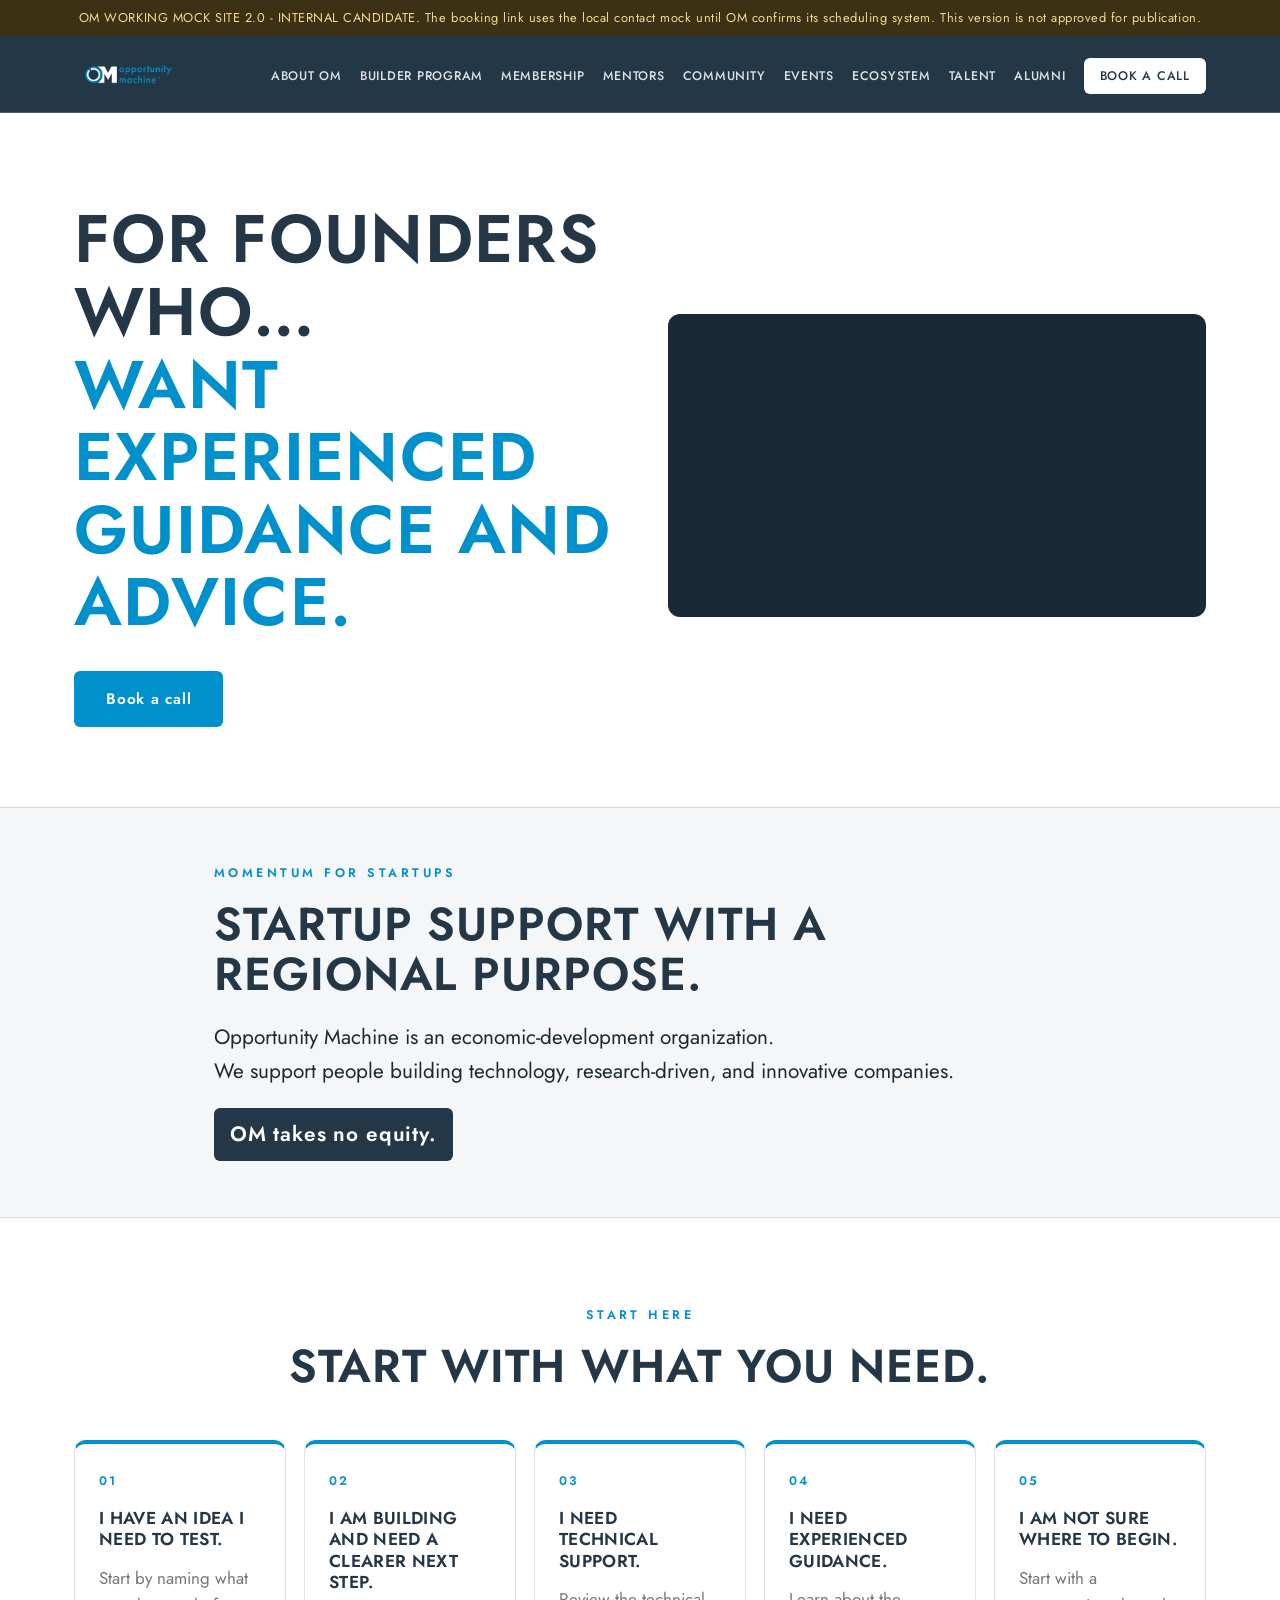
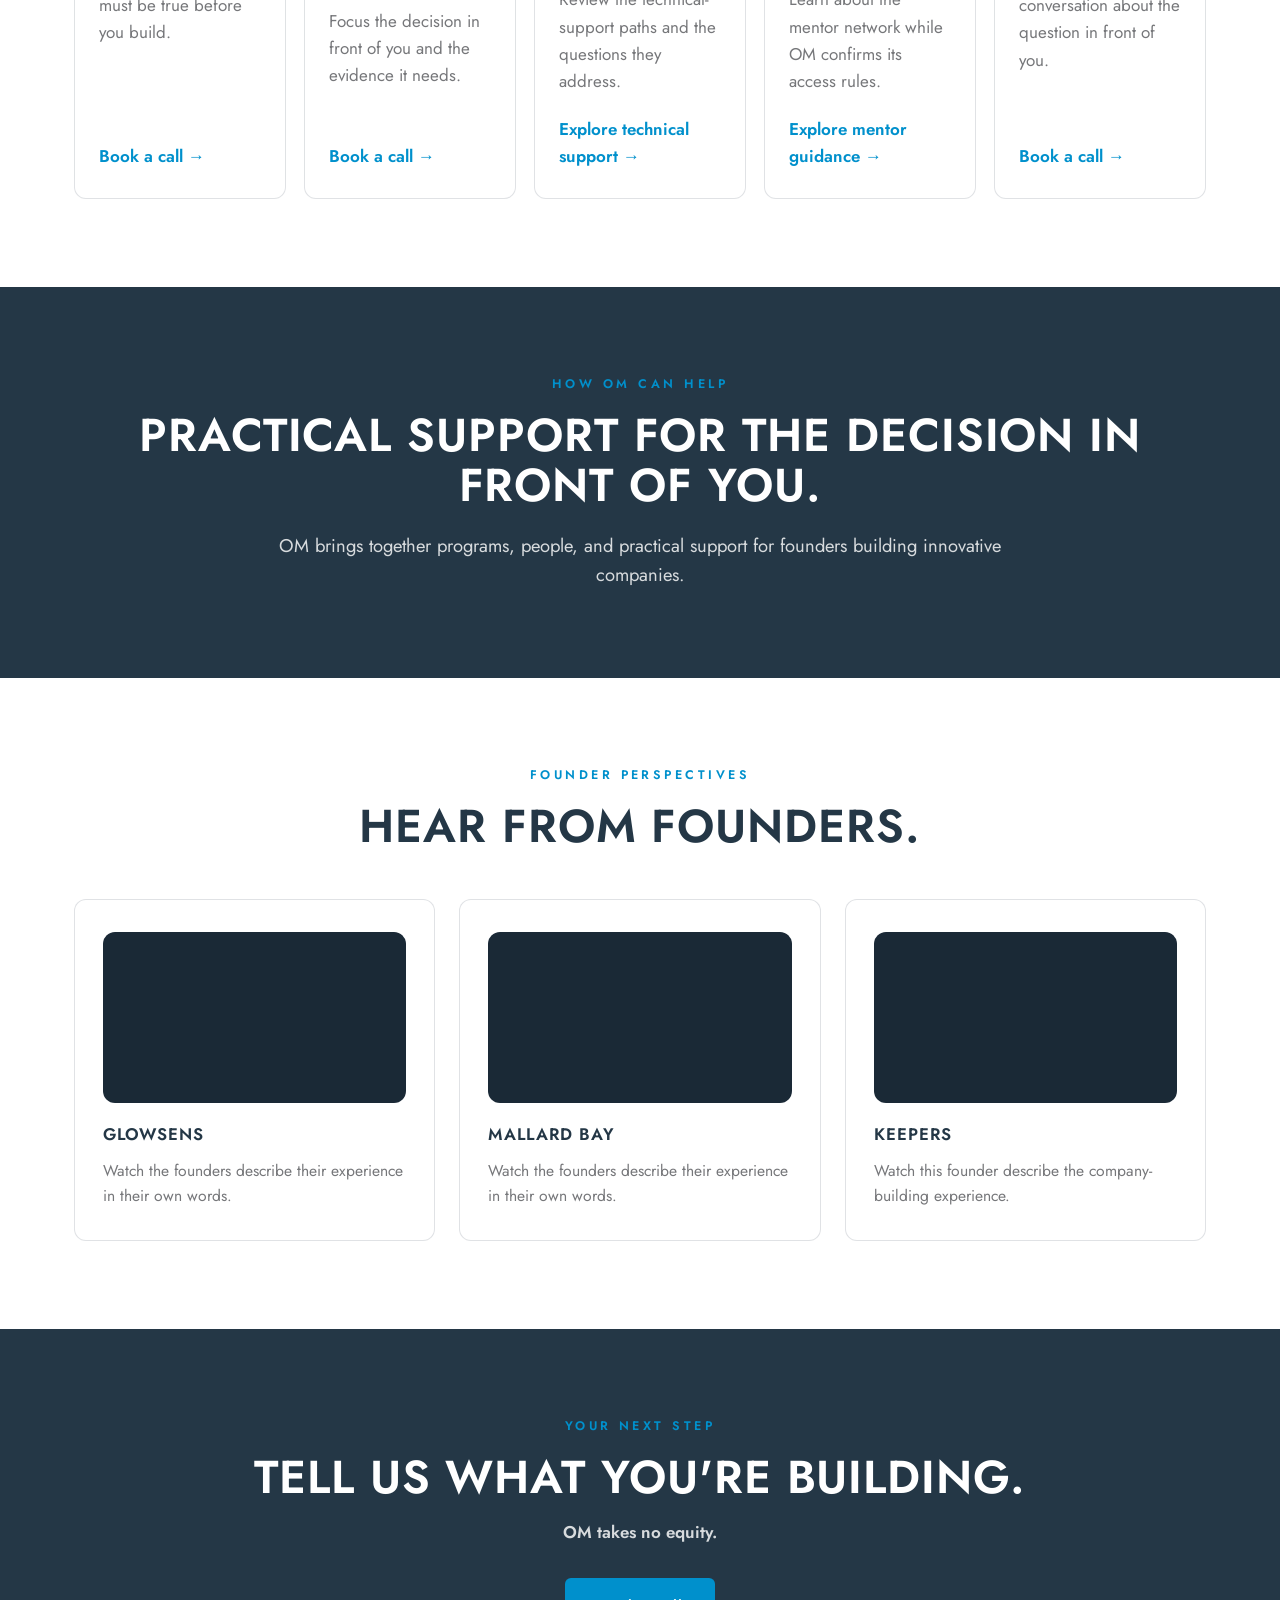
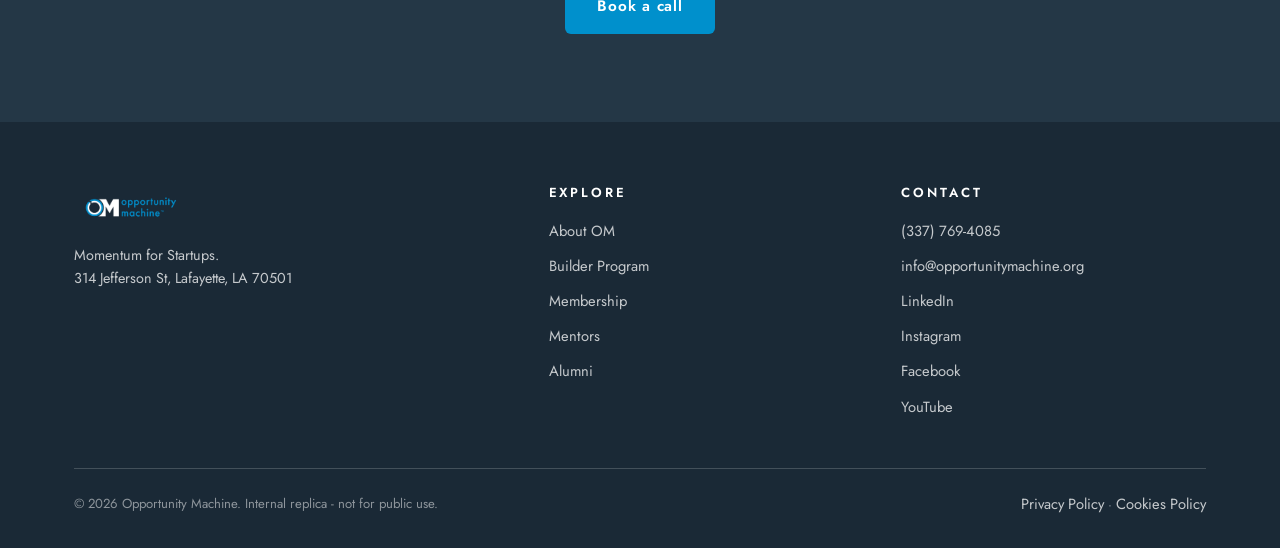
<file: index.html>
<!DOCTYPE html>
<html lang="en">
<head>
<meta charset="UTF-8">
<meta name="viewport" content="width=device-width, initial-scale=1.0">
<meta name="description" content="Opportunity Machine is an economic-development organization. OM takes no equity. Start with the question in front of you.">
<title>Opportunity Machine | Momentum for Startups</title>
<link rel="preconnect" href="https://fonts.googleapis.com">
<link href="https://fonts.googleapis.com/css2?family=Jost:ital,wght@0,400;0,500;0,600;1,400&display=swap" rel="stylesheet">
<link rel="stylesheet" href="styles.css">
</head>
<body>

<div class="replica-banner">OM WORKING MOCK SITE 2.0 - INTERNAL CANDIDATE. The booking link uses the local contact mock until OM confirms its scheduling system. This version is not approved for publication.</div>

<header class="site-header">
  <div class="nav-bar">
    <a class="brand" href="index.html"><img src="assets/om-logo-reversed.png" alt="Opportunity Machine"></a>
    <button class="nav-toggle" type="button" aria-label="Menu" aria-controls="site-nav" aria-expanded="false">&#9776;</button>
    <ul class="nav-links" id="site-nav">
      <li><a href="about.html">About OM</a></li>
      <li><a href="builder-program.html">Builder Program</a></li>
      <li><a href="membership.html">Membership</a></li>
      <li><a href="mentors.html">Mentors</a></li>
      <li><a href="community.html">Community</a></li>
      <li><a href="events.html">Events</a></li>
      <li><a href="ecosystem.html">Ecosystem</a></li>
      <li><a href="talent.html">Talent</a></li>
      <li><a href="alumni.html">Alumni</a></li>
      <li><a class="nav-cta" href="contact.html" data-destination-status="interim">Book a call</a></li>
    </ul>
  </div>
</header>

<main>

<!-- Protected four-element hero: video, fixed phrase, rotating statement, CTA. -->
<section class="hero hero-light" aria-labelledby="homepage-title">
  <div class="wrap split hero-split">
    <div class="hero-copy">
      <h1 id="homepage-title"><span class="hero-fixed">For founders who&hellip;</span><span id="jtbd-rotator" class="jtbd">want experienced guidance and advice.</span></h1>
      <div class="cta-row">
        <a class="btn btn-blue" href="contact.html" data-analytics="homepage_hero_book_call" data-destination-status="interim">Book a call</a>
      </div>
    </div>
    <div class="video-frame hero-video">
      <iframe src="https://www.youtube.com/embed/yk1Ij-wW_P0" title="Opportunity Machine overview" allow="accelerometer; autoplay; clipboard-write; encrypted-media; gyroscope; picture-in-picture; web-share" allowfullscreen></iframe>
    </div>
  </div>
</section>

<!-- Approved identity and no-equity statements; explanatory copy is the reviewed 2.0 candidate. -->
<section class="identity-section tight" aria-labelledby="identity-title">
  <div class="wrap identity-copy">
    <span class="kicker">Momentum for Startups</span>
    <h2 id="identity-title">Startup support with a regional purpose.</h2>
    <p>Opportunity Machine is an economic-development organization.</p>
    <p>We support people building technology, research-driven, and innovative companies.</p>
    <p class="no-equity">OM takes no equity.</p>
  </div>
</section>

<!-- Visitor needs lead; program names remain secondary. -->
<section aria-labelledby="need-title">
  <div class="wrap">
    <div class="section-head center">
      <span class="kicker">Start Here</span>
      <h2 id="need-title">Start with what you need.</h2>
    </div>
    <div class="route-grid">
      <article class="route-card">
        <span class="route-number" aria-hidden="true">01</span>
        <h3>I have an idea I need to test.</h3>
        <p>Start by naming what must be true before you build.</p>
        <a href="contact.html" data-destination-status="interim">Book a call <span aria-hidden="true">&rarr;</span></a>
      </article>
      <article class="route-card">
        <span class="route-number" aria-hidden="true">02</span>
        <h3>I am building and need a clearer next step.</h3>
        <p>Focus the decision in front of you and the evidence it needs.</p>
        <a href="contact.html" data-destination-status="interim">Book a call <span aria-hidden="true">&rarr;</span></a>
      </article>
      <article class="route-card">
        <span class="route-number" aria-hidden="true">03</span>
        <h3>I need technical support.</h3>
        <p>Review the technical-support paths and the questions they address.</p>
        <a href="talent.html">Explore technical support <span aria-hidden="true">&rarr;</span></a>
      </article>
      <article class="route-card">
        <span class="route-number" aria-hidden="true">04</span>
        <h3>I need experienced guidance.</h3>
        <p>Learn about the mentor network while OM confirms its access rules.</p>
        <a href="mentors.html">Explore mentor guidance <span aria-hidden="true">&rarr;</span></a>
      </article>
      <article class="route-card">
        <span class="route-number" aria-hidden="true">05</span>
        <h3>I am not sure where to begin.</h3>
        <p>Start with a conversation about the question in front of you.</p>
        <a href="contact.html" data-destination-status="interim">Book a call <span aria-hidden="true">&rarr;</span></a>
      </article>
    </div>
  </div>
</section>

<!-- Broad service statement only; detailed operating and access facts remain blocked. -->
<section class="dark on-dark support-summary" aria-labelledby="support-title">
  <div class="wrap center">
    <span class="kicker">How OM Can Help</span>
    <h2 id="support-title">Practical support for the decision in front of you.</h2>
    <p class="lede">OM brings together programs, people, and practical support for founders building innovative companies.</p>
  </div>
</section>

<!-- Approved public media with narrow framing and no outcome claims. -->
<section aria-labelledby="founder-proof-title">
  <div class="wrap">
    <div class="section-head center">
      <span class="kicker">Founder Perspectives</span>
      <h2 id="founder-proof-title">Hear from founders.</h2>
    </div>
    <div class="grid cols-3 founder-stories">
      <article class="card">
        <div class="video-frame">
          <iframe loading="lazy" src="https://www.youtube.com/embed/lZ1q1jHbgco" title="GlowSens founder story" allow="accelerometer; autoplay; clipboard-write; encrypted-media; gyroscope; picture-in-picture; web-share" allowfullscreen></iframe>
        </div>
        <h3>GlowSens</h3>
        <p>Watch the founders describe their experience in their own words.</p>
      </article>
      <article class="card">
        <div class="video-frame">
          <iframe loading="lazy" src="https://www.youtube.com/embed/IEixV3f1pME" title="Mallard Bay founder story" allow="accelerometer; autoplay; clipboard-write; encrypted-media; gyroscope; picture-in-picture; web-share" allowfullscreen></iframe>
        </div>
        <h3>Mallard Bay</h3>
        <p>Watch the founders describe their experience in their own words.</p>
      </article>
      <article class="card">
        <div class="video-frame">
          <iframe loading="lazy" src="https://www.youtube.com/embed/KcOey2-8ttg" title="Keepers founder story" allow="accelerometer; autoplay; clipboard-write; encrypted-media; gyroscope; picture-in-picture; web-share" allowfullscreen></iframe>
        </div>
        <h3>Keepers</h3>
        <p>Watch this founder describe the company-building experience.</p>
      </article>
    </div>
  </div>
</section>

<section class="dark on-dark center final-invitation" id="start-a-conversation" aria-labelledby="invitation-title">
  <div class="wrap">
    <span class="kicker">Your Next Step</span>
    <h2 id="invitation-title">Tell us what you're building.</h2>
    <p class="no-equity-reminder">OM takes no equity.</p>
    <div class="cta-row center">
      <a class="btn btn-blue" href="contact.html" data-analytics="homepage_final_book_call" data-destination-status="interim">Book a call</a>
    </div>
  </div>
</section>

</main>

<footer class="site-footer">
  <div class="wrap">
    <div class="footer-grid">
      <div class="footer-brand">
        <img src="assets/om-logo-reversed.png" alt="Opportunity Machine">
        <p style="font-size:0.9rem;">Momentum for Startups.<br>314 Jefferson St, Lafayette, LA 70501</p>
      </div>
      <div>
        <h3>Explore</h3>
        <ul>
          <li><a href="about.html">About OM</a></li>
          <li><a href="builder-program.html">Builder Program</a></li>
          <li><a href="membership.html">Membership</a></li>
          <li><a href="mentors.html">Mentors</a></li>
          <li><a href="alumni.html">Alumni</a></li>
        </ul>
      </div>
      <div>
        <h3>Contact</h3>
        <ul>
          <li><a href="tel:+13377694085">(337) 769-4085</a></li>
          <li><a href="mailto:info@opportunitymachine.org">info@opportunitymachine.org</a></li>
          <li><a href="https://www.linkedin.com/company/opportunity-machine-om-/">LinkedIn</a></li>
          <li><a href="https://www.instagram.com/opportunitymachine">Instagram</a></li>
          <li><a href="https://www.facebook.com/OpportunityMachine">Facebook</a></li>
          <li><a href="https://www.youtube.com/channel/UCMzGLDjsvISI3G90OEt1ZwA">YouTube</a></li>
        </ul>
      </div>
    </div>
    <div class="footer-bottom">
      <span>© 2026 Opportunity Machine. Internal replica - not for public use.</span>
      <span><a href="#">Privacy Policy</a> · <a href="#">Cookies Policy</a></span>
    </div>
  </div>
</footer>

<script src="main.js"></script>
</body>
</html>
</file>
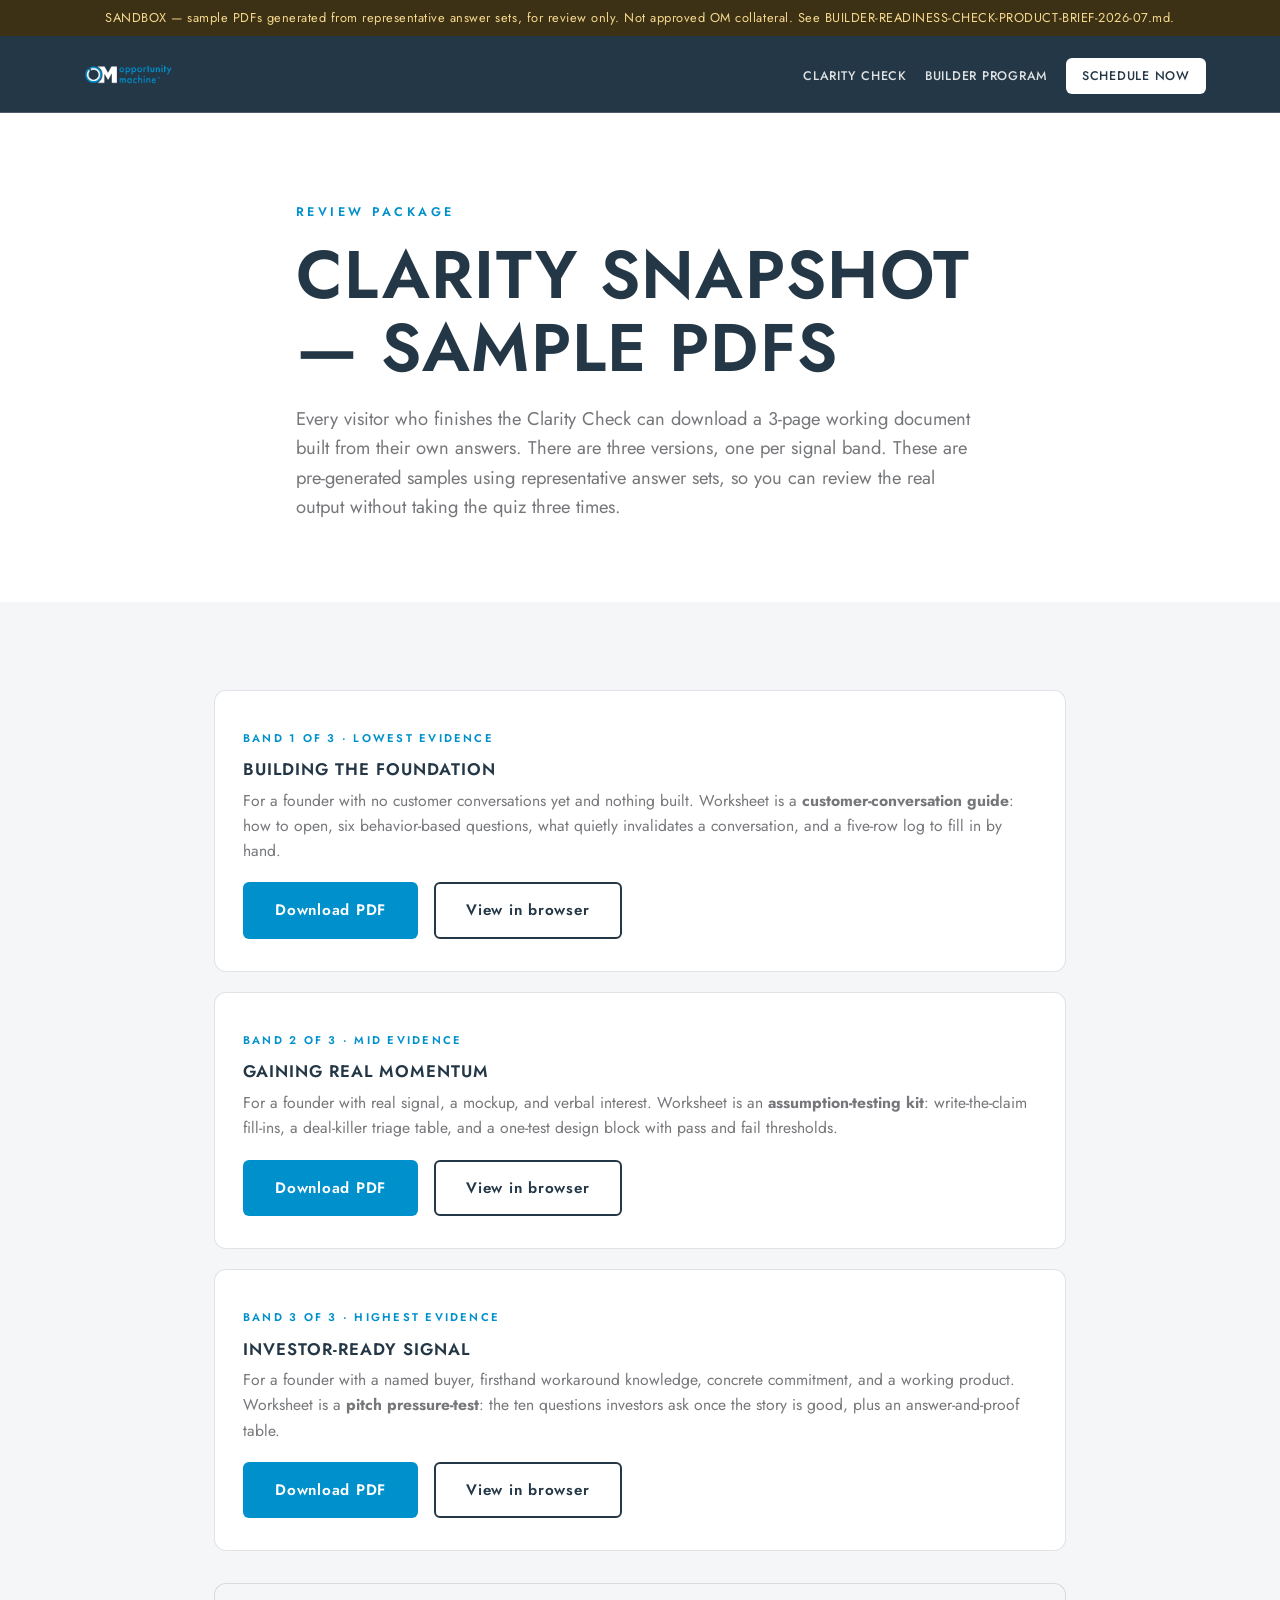
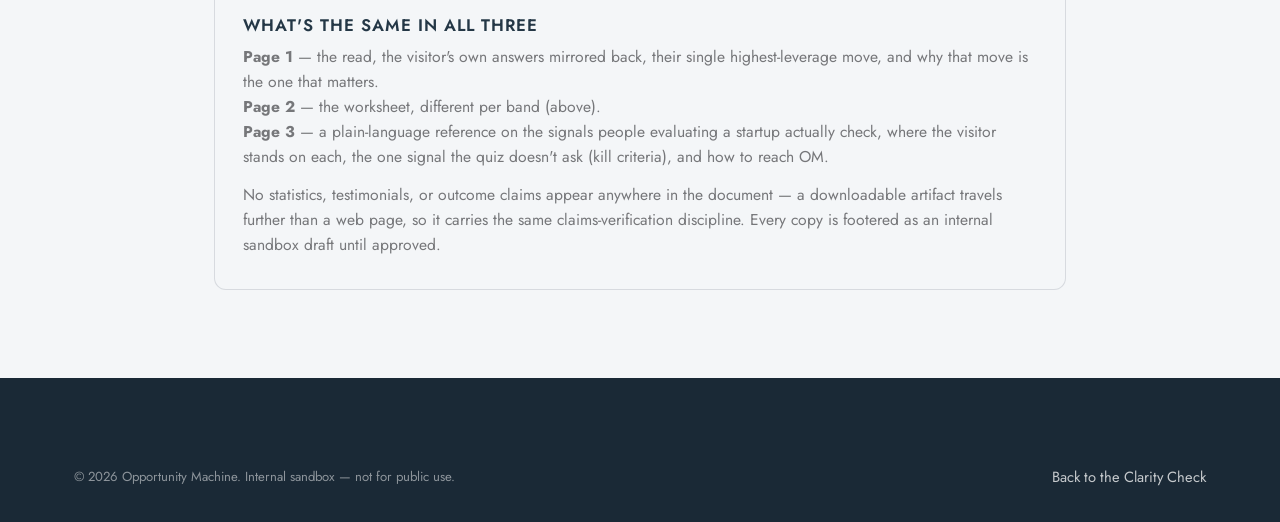
<file: downloads/index.html>
<!DOCTYPE html>
<html lang="en">
<head>
<meta charset="UTF-8">
<meta name="viewport" content="width=device-width, initial-scale=1.0">
<title>Clarity Snapshot — Sample Downloads | Opportunity Machine</title>
<link rel="preconnect" href="https://fonts.googleapis.com">
<link href="https://fonts.googleapis.com/css2?family=Jost:ital,wght@0,400;0,500;0,600;1,400&display=swap" rel="stylesheet">
<link rel="stylesheet" href="../styles.css">
</head>
<body>

<div class="replica-banner">SANDBOX — sample PDFs generated from representative answer sets, for review only. Not approved OM collateral. See BUILDER-READINESS-CHECK-PRODUCT-BRIEF-2026-07.md.</div>

<header class="site-header">
  <div class="nav-bar">
    <a class="brand" href="../index.html"><img src="../assets/om-logo-reversed.png" alt="Opportunity Machine"></a>
    <ul class="nav-links">
      <li><a href="../clarity-check.html">Clarity Check</a></li>
      <li><a href="../builder-program.html">Builder Program</a></li>
      <li><a class="nav-cta" href="../contact.html">Schedule Now</a></li>
    </ul>
  </div>
</header>

<main>

<section class="hero-light">
  <div class="wrap" style="max-width:46rem;">
    <span class="kicker">Review Package</span>
    <h1>Clarity Snapshot — Sample PDFs</h1>
    <p class="lede" style="margin-top:1.2rem;">Every visitor who finishes the Clarity Check can download a 3-page working document built from their own answers. There are three versions, one per signal band. These are pre-generated samples using representative answer sets, so you can review the real output without taking the quiz three times.</p>
  </div>
</section>

<section class="dim">
  <div class="wrap" style="max-width:900px;">
    <div class="grid" style="gap:20px;">

      <div class="card">
        <div class="tag">Band 1 of 3 · Lowest evidence</div>
        <h3>Building the Foundation</h3>
        <p>For a founder with no customer conversations yet and nothing built. Worksheet is a <strong>customer-conversation guide</strong>: how to open, six behavior-based questions, what quietly invalidates a conversation, and a five-row log to fill in by hand.</p>
        <div class="cta-row" style="margin-top:1.2rem;">
          <a class="btn btn-blue" href="OM-Clarity-Snapshot-foundation.pdf">Download PDF</a>
          <a class="btn btn-ghost-navy" href="../clarity-check.html?preview=snapshot&amp;band=foundation">View in browser</a>
        </div>
      </div>

      <div class="card">
        <div class="tag">Band 2 of 3 · Mid evidence</div>
        <h3>Gaining Real Momentum</h3>
        <p>For a founder with real signal, a mockup, and verbal interest. Worksheet is an <strong>assumption-testing kit</strong>: write-the-claim fill-ins, a deal-killer triage table, and a one-test design block with pass and fail thresholds.</p>
        <div class="cta-row" style="margin-top:1.2rem;">
          <a class="btn btn-blue" href="OM-Clarity-Snapshot-momentum.pdf">Download PDF</a>
          <a class="btn btn-ghost-navy" href="../clarity-check.html?preview=snapshot&amp;band=momentum">View in browser</a>
        </div>
      </div>

      <div class="card">
        <div class="tag">Band 3 of 3 · Highest evidence</div>
        <h3>Investor-Ready Signal</h3>
        <p>For a founder with a named buyer, firsthand workaround knowledge, concrete commitment, and a working product. Worksheet is a <strong>pitch pressure-test</strong>: the ten questions investors ask once the story is good, plus an answer-and-proof table.</p>
        <div class="cta-row" style="margin-top:1.2rem;">
          <a class="btn btn-blue" href="OM-Clarity-Snapshot-ready.pdf">Download PDF</a>
          <a class="btn btn-ghost-navy" href="../clarity-check.html?preview=snapshot&amp;band=ready">View in browser</a>
        </div>
      </div>

    </div>

    <div class="card" style="margin-top:2rem; background:var(--paper-dim);">
      <h3>What's the same in all three</h3>
      <p style="margin-bottom:0.8rem;"><strong>Page 1</strong> — the read, the visitor's own answers mirrored back, their single highest-leverage move, and why that move is the one that matters.<br>
      <strong>Page 2</strong> — the worksheet, different per band (above).<br>
      <strong>Page 3</strong> — a plain-language reference on the signals people evaluating a startup actually check, where the visitor stands on each, the one signal the quiz doesn't ask (kill criteria), and how to reach OM.</p>
      <p>No statistics, testimonials, or outcome claims appear anywhere in the document — a downloadable artifact travels further than a web page, so it carries the same claims-verification discipline. Every copy is footered as an internal sandbox draft until approved.</p>
    </div>
  </div>
</section>

</main>

<footer class="site-footer">
  <div class="wrap">
    <div class="footer-bottom" style="border-top:0;">
      <span>© 2026 Opportunity Machine. Internal sandbox — not for public use.</span>
      <span><a href="../clarity-check.html">Back to the Clarity Check</a></span>
    </div>
  </div>
</footer>

</body>
</html>
</file>
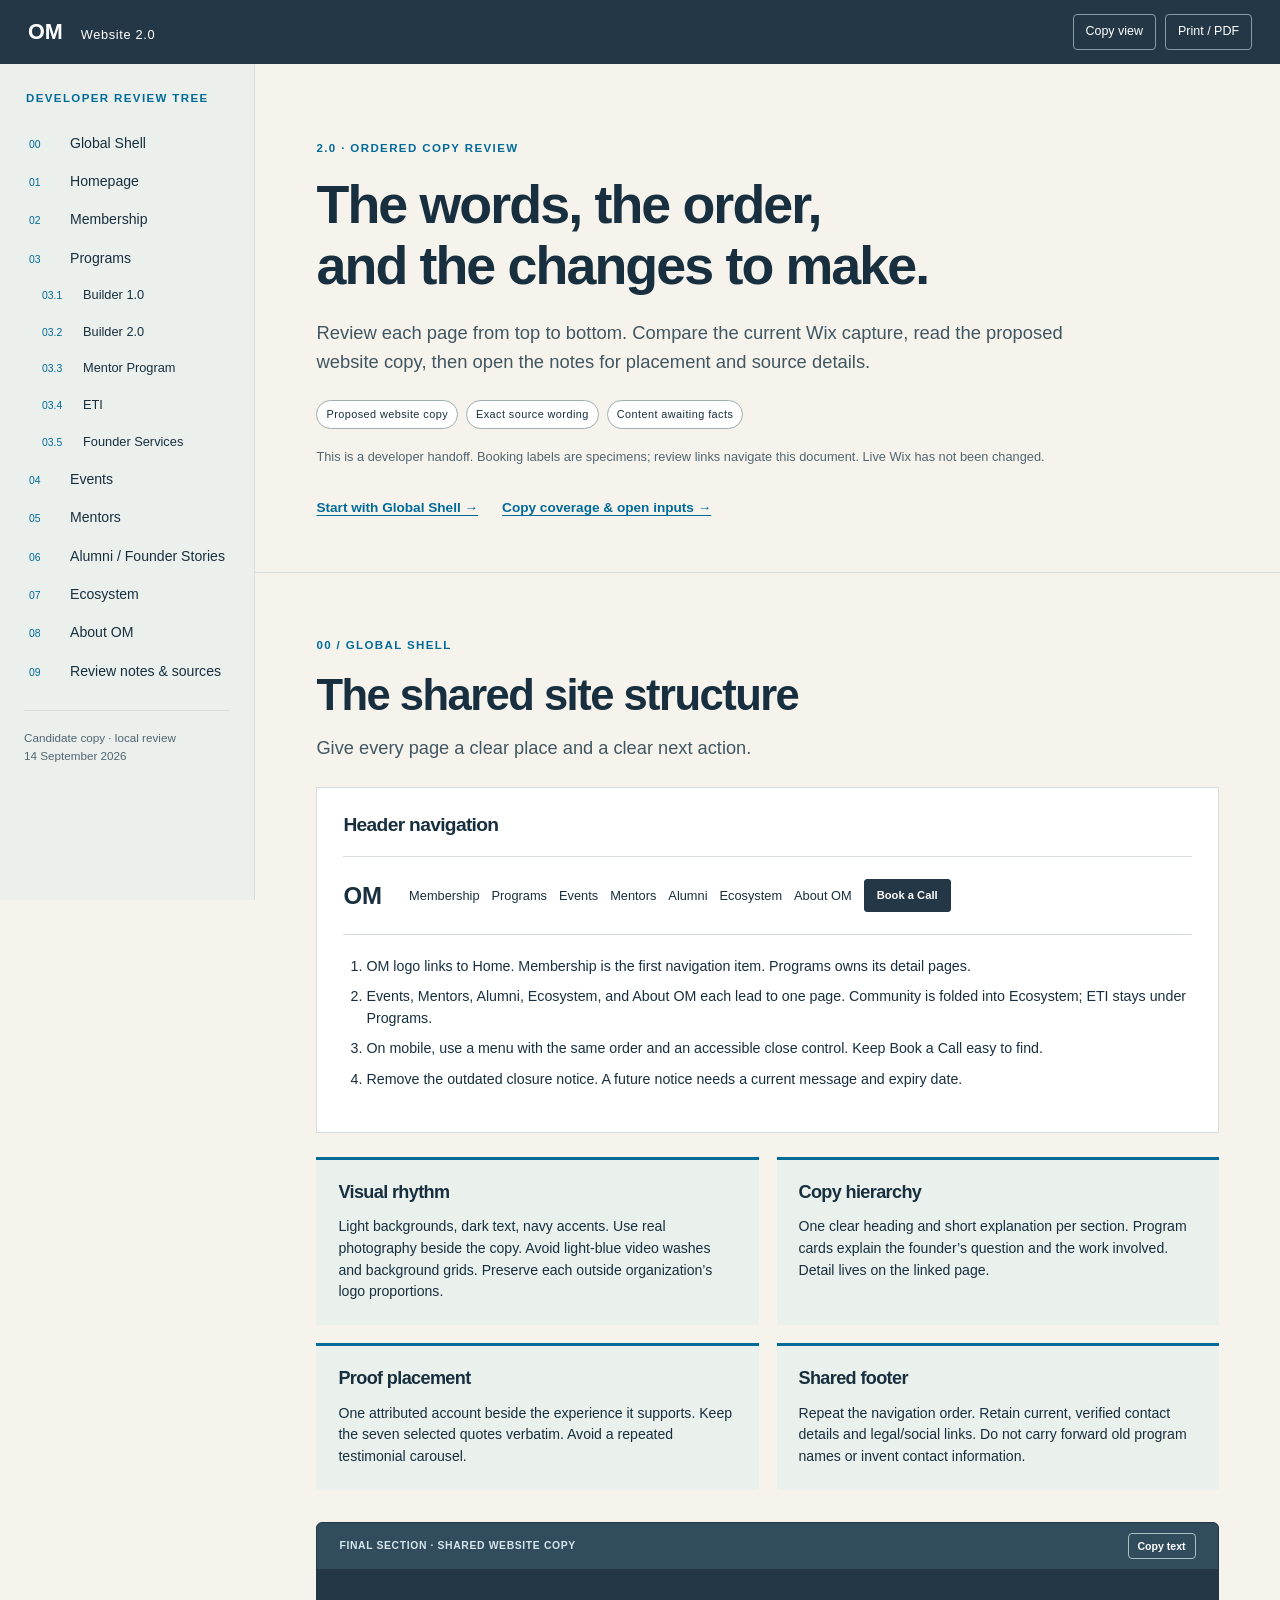
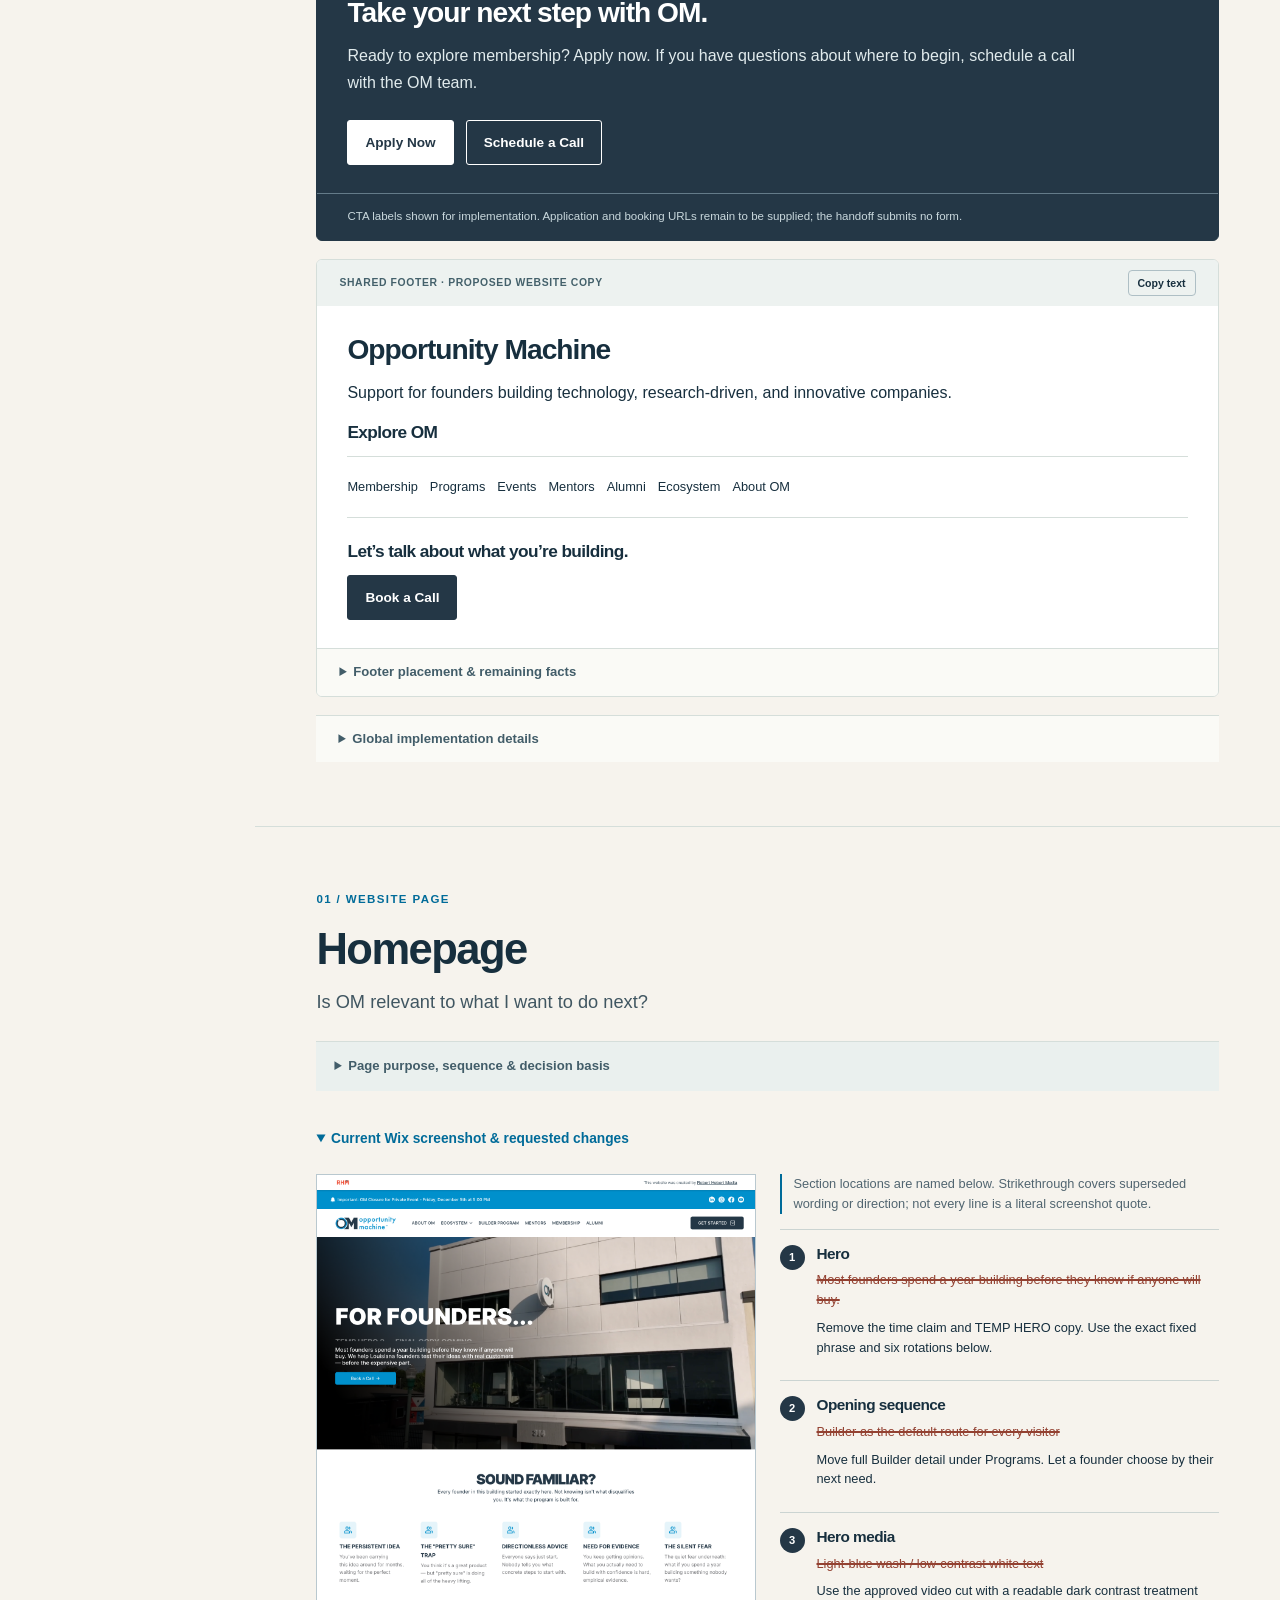
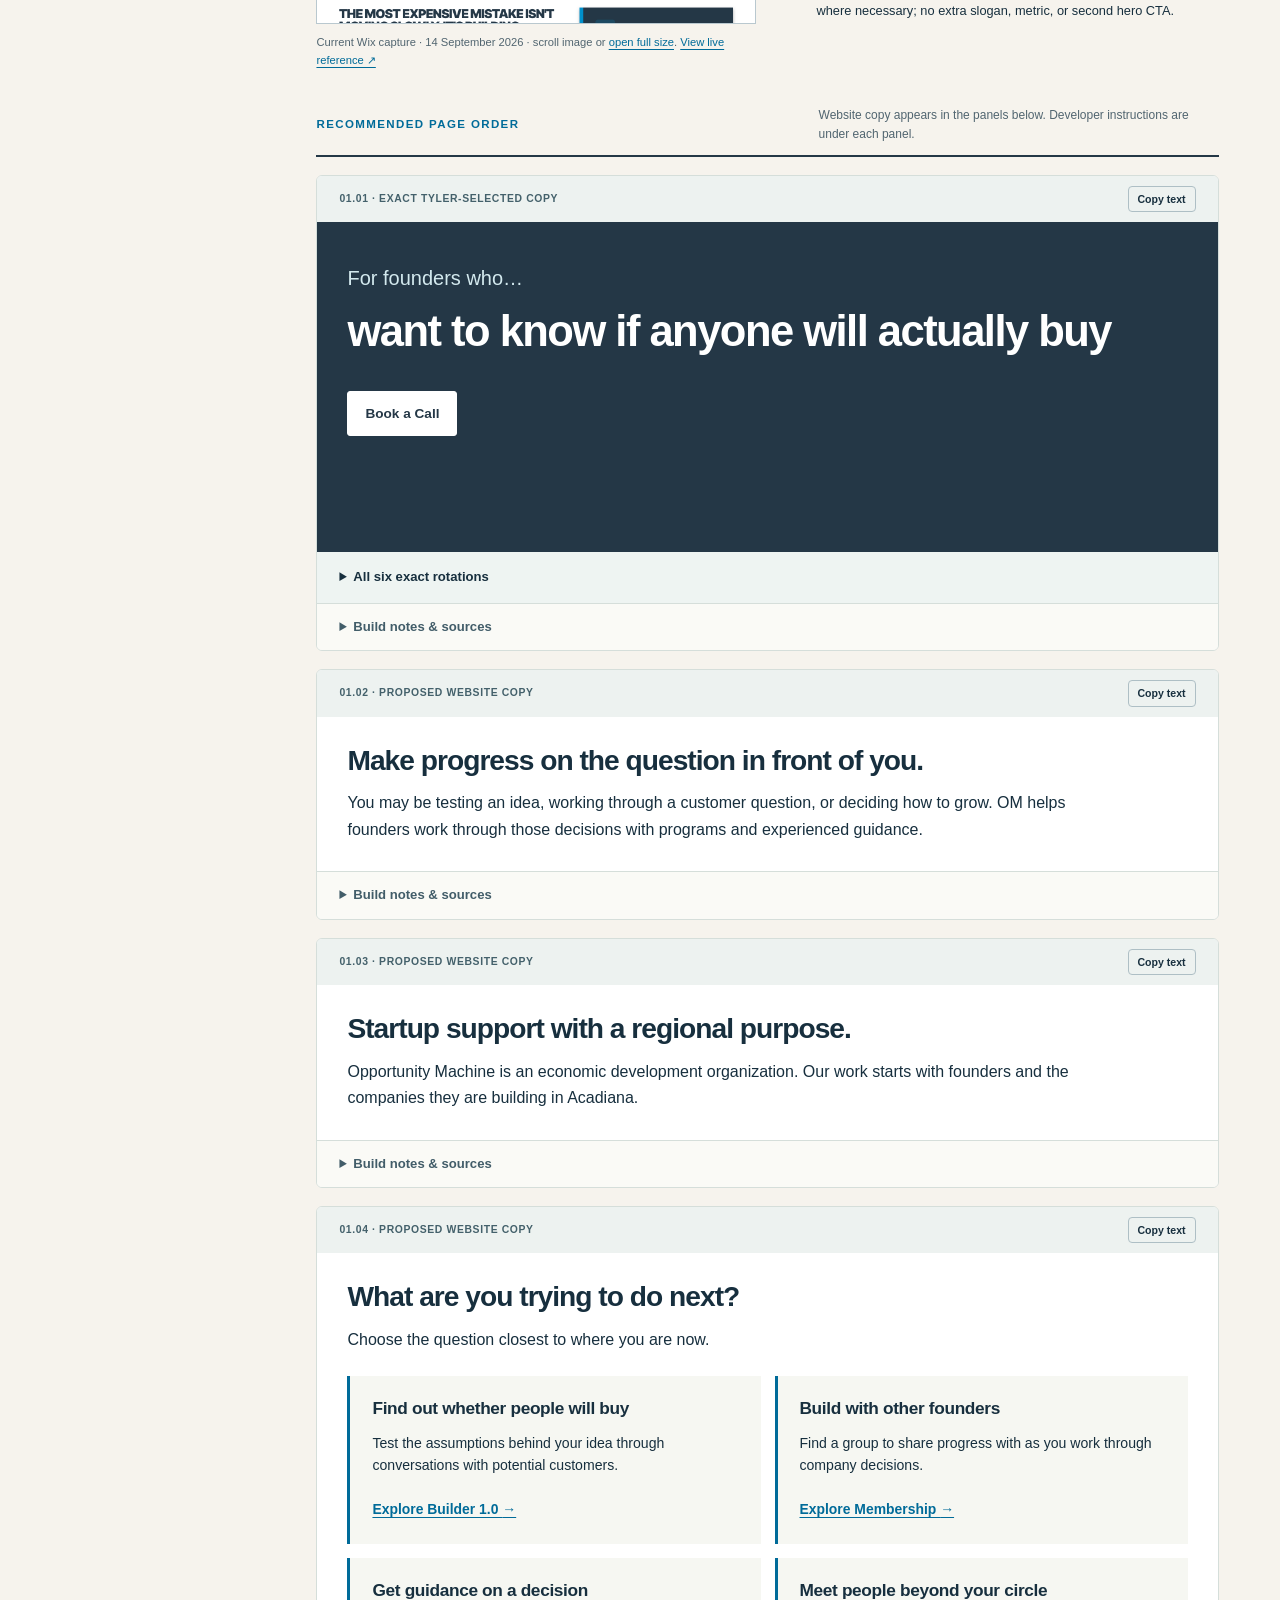
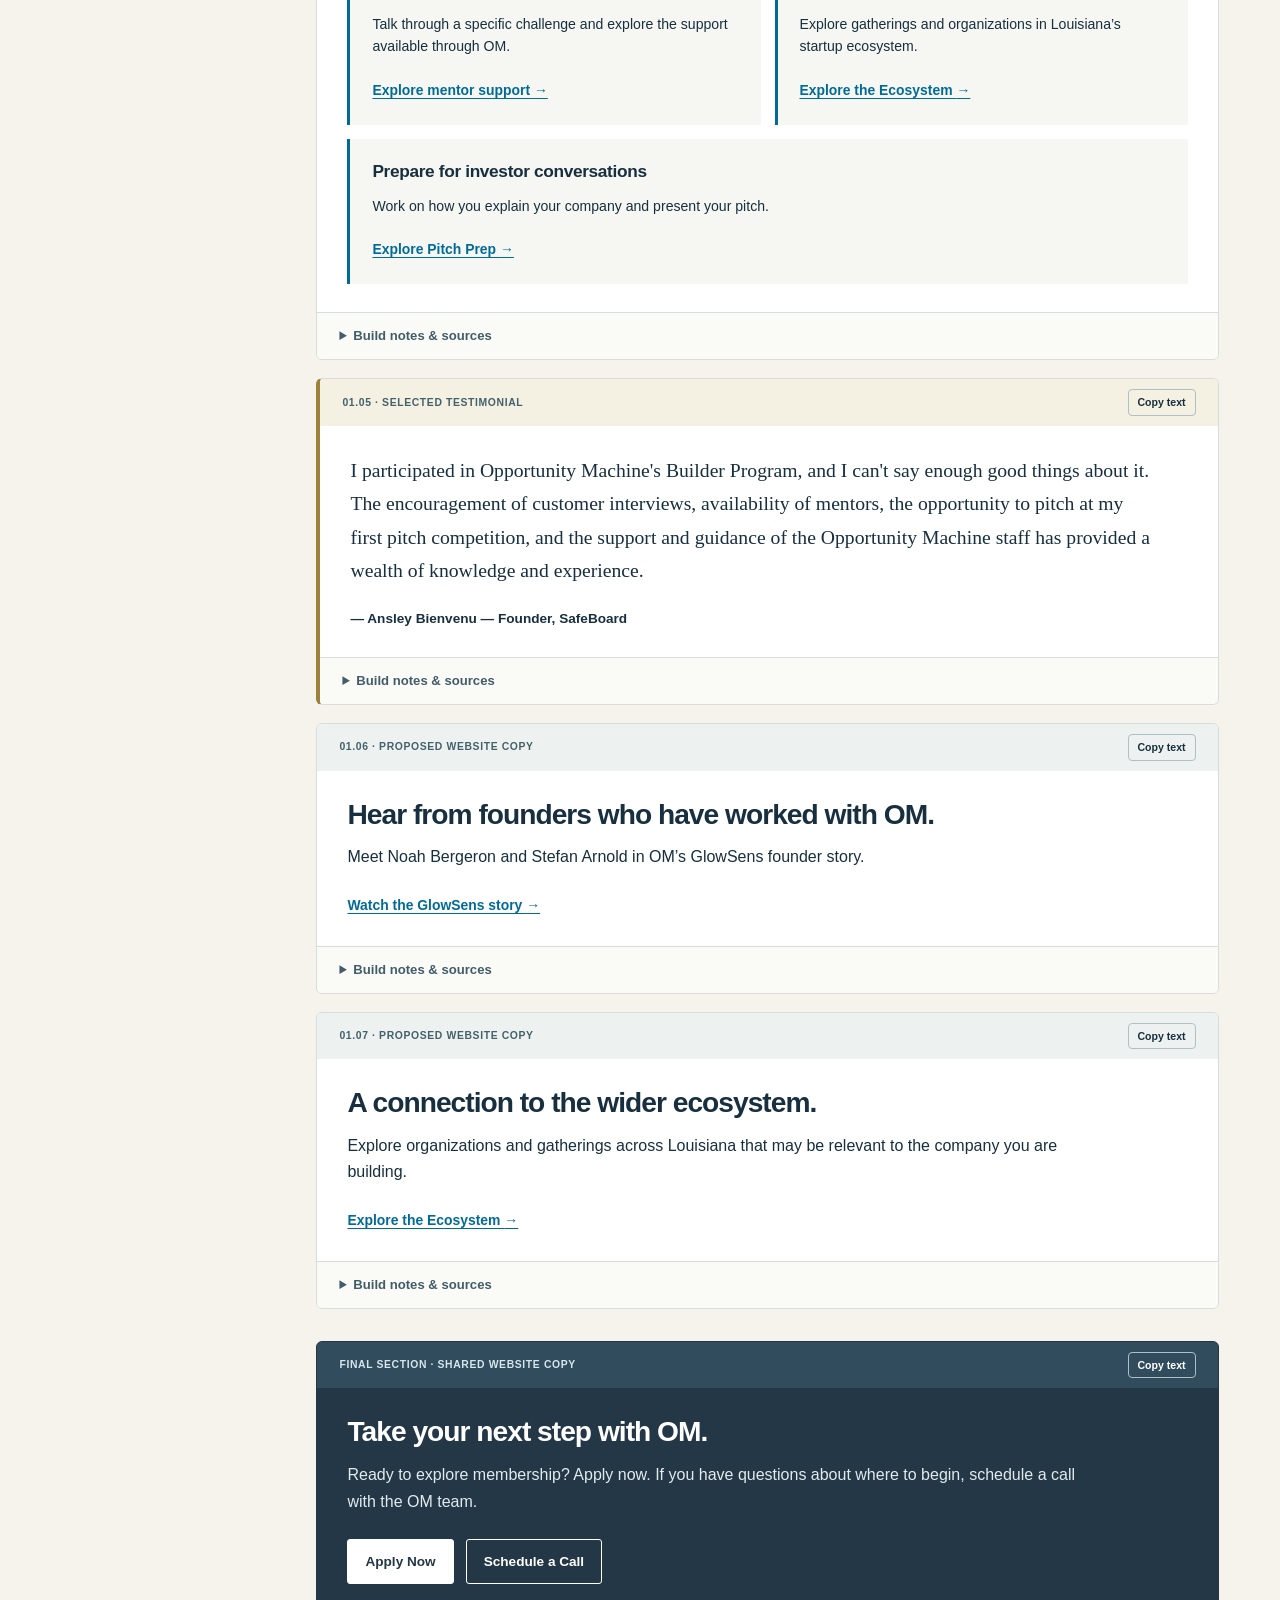
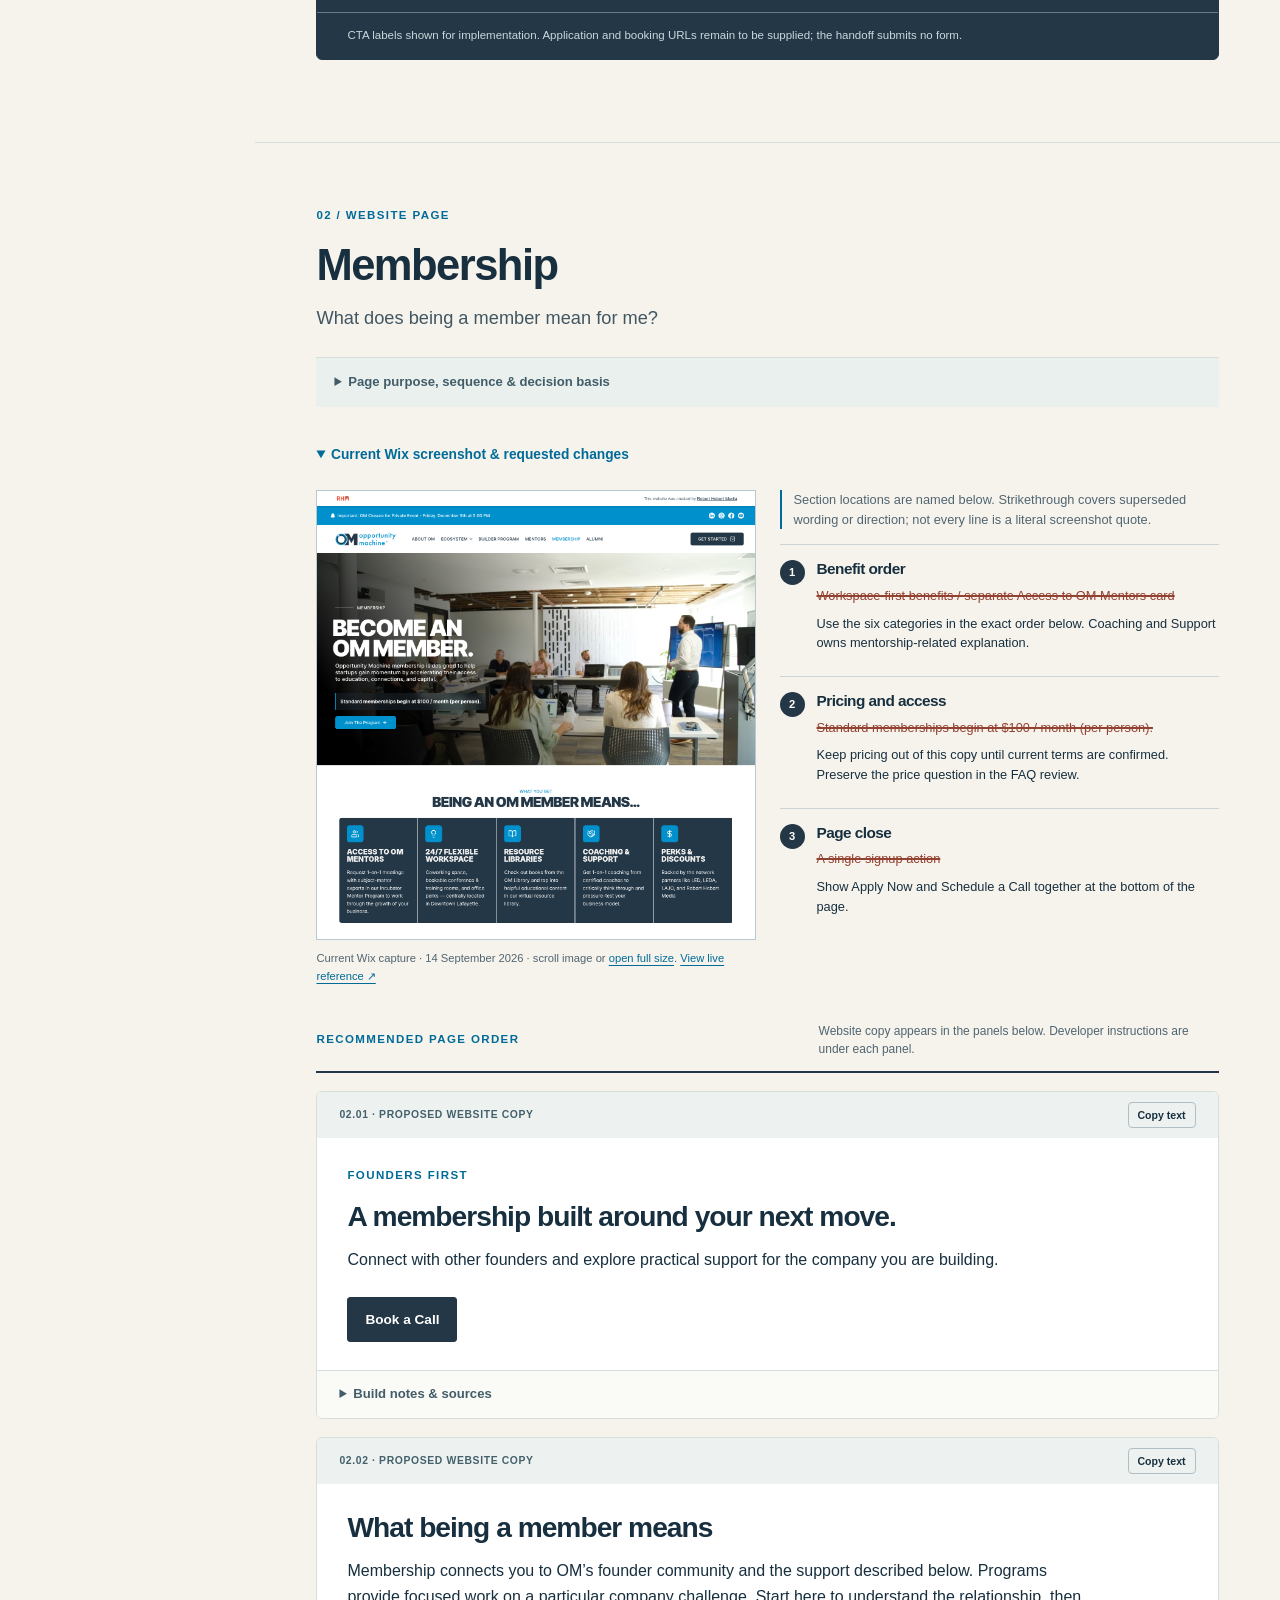
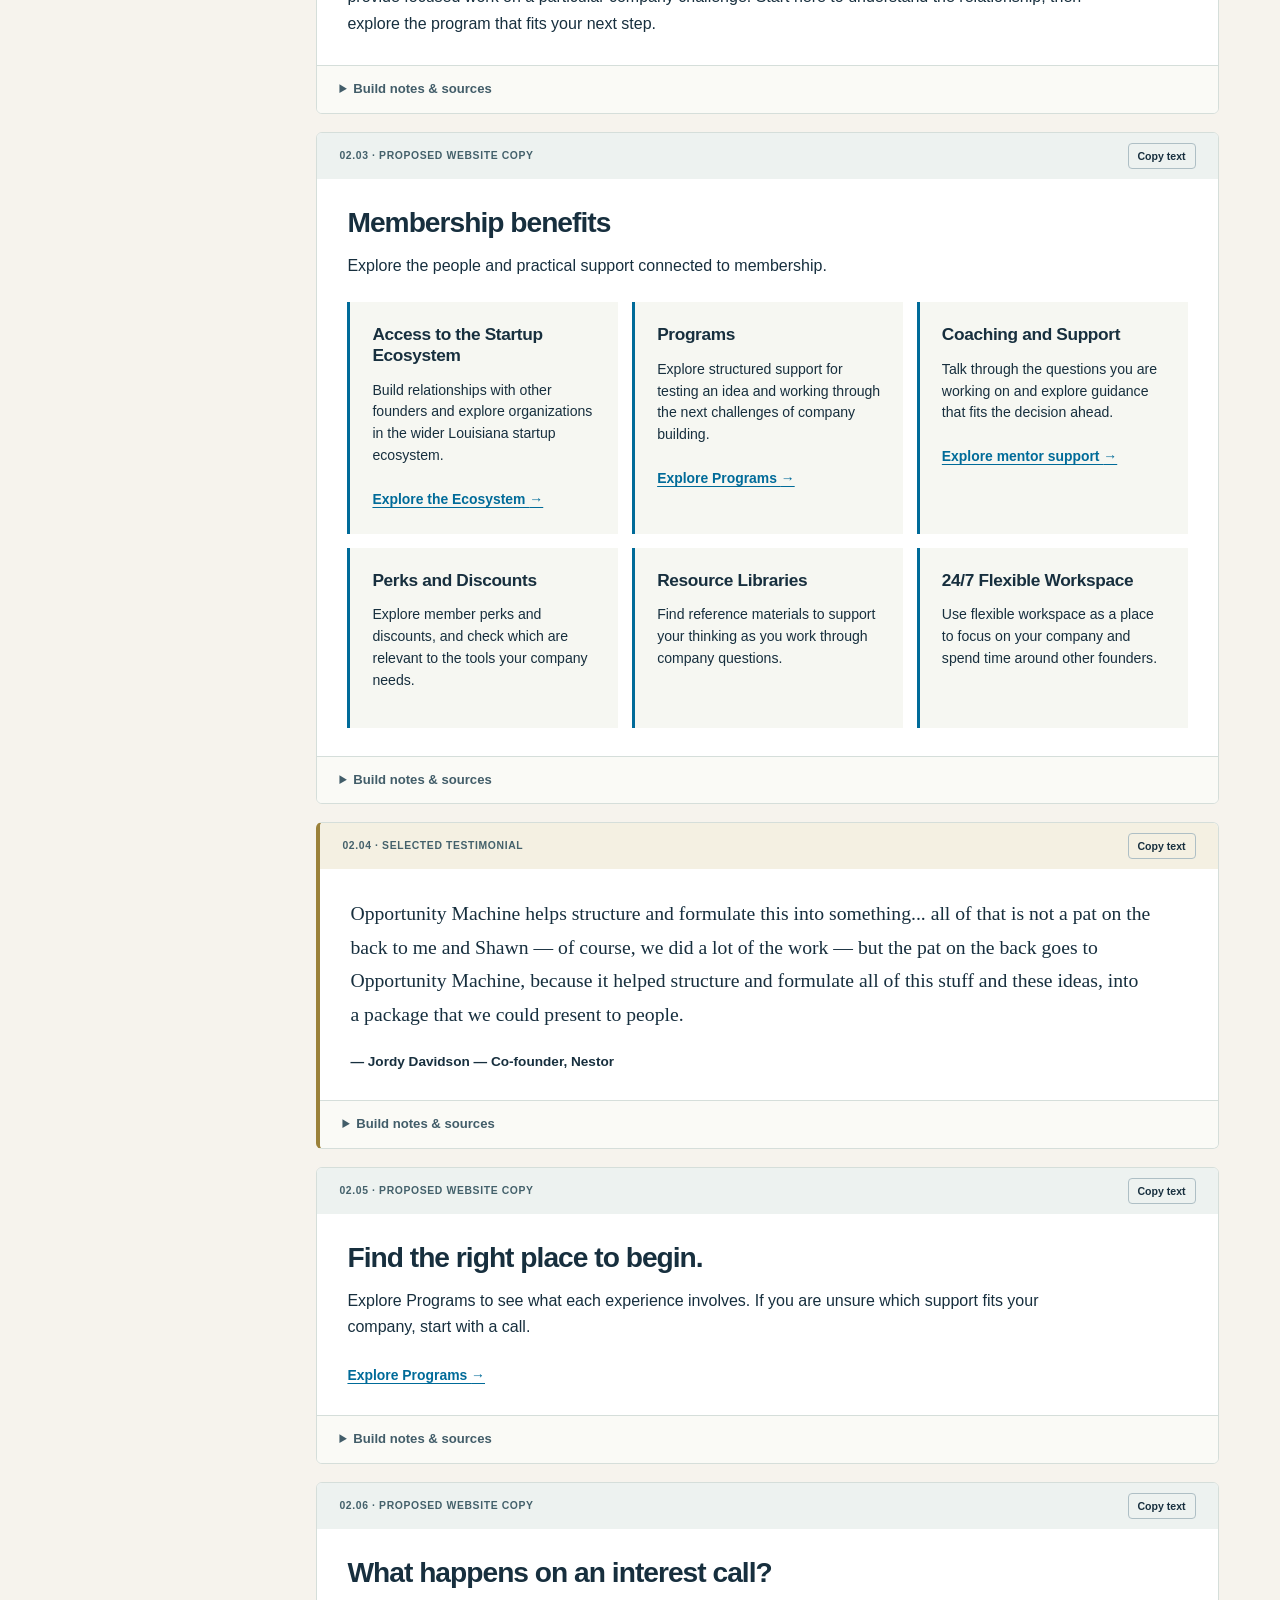
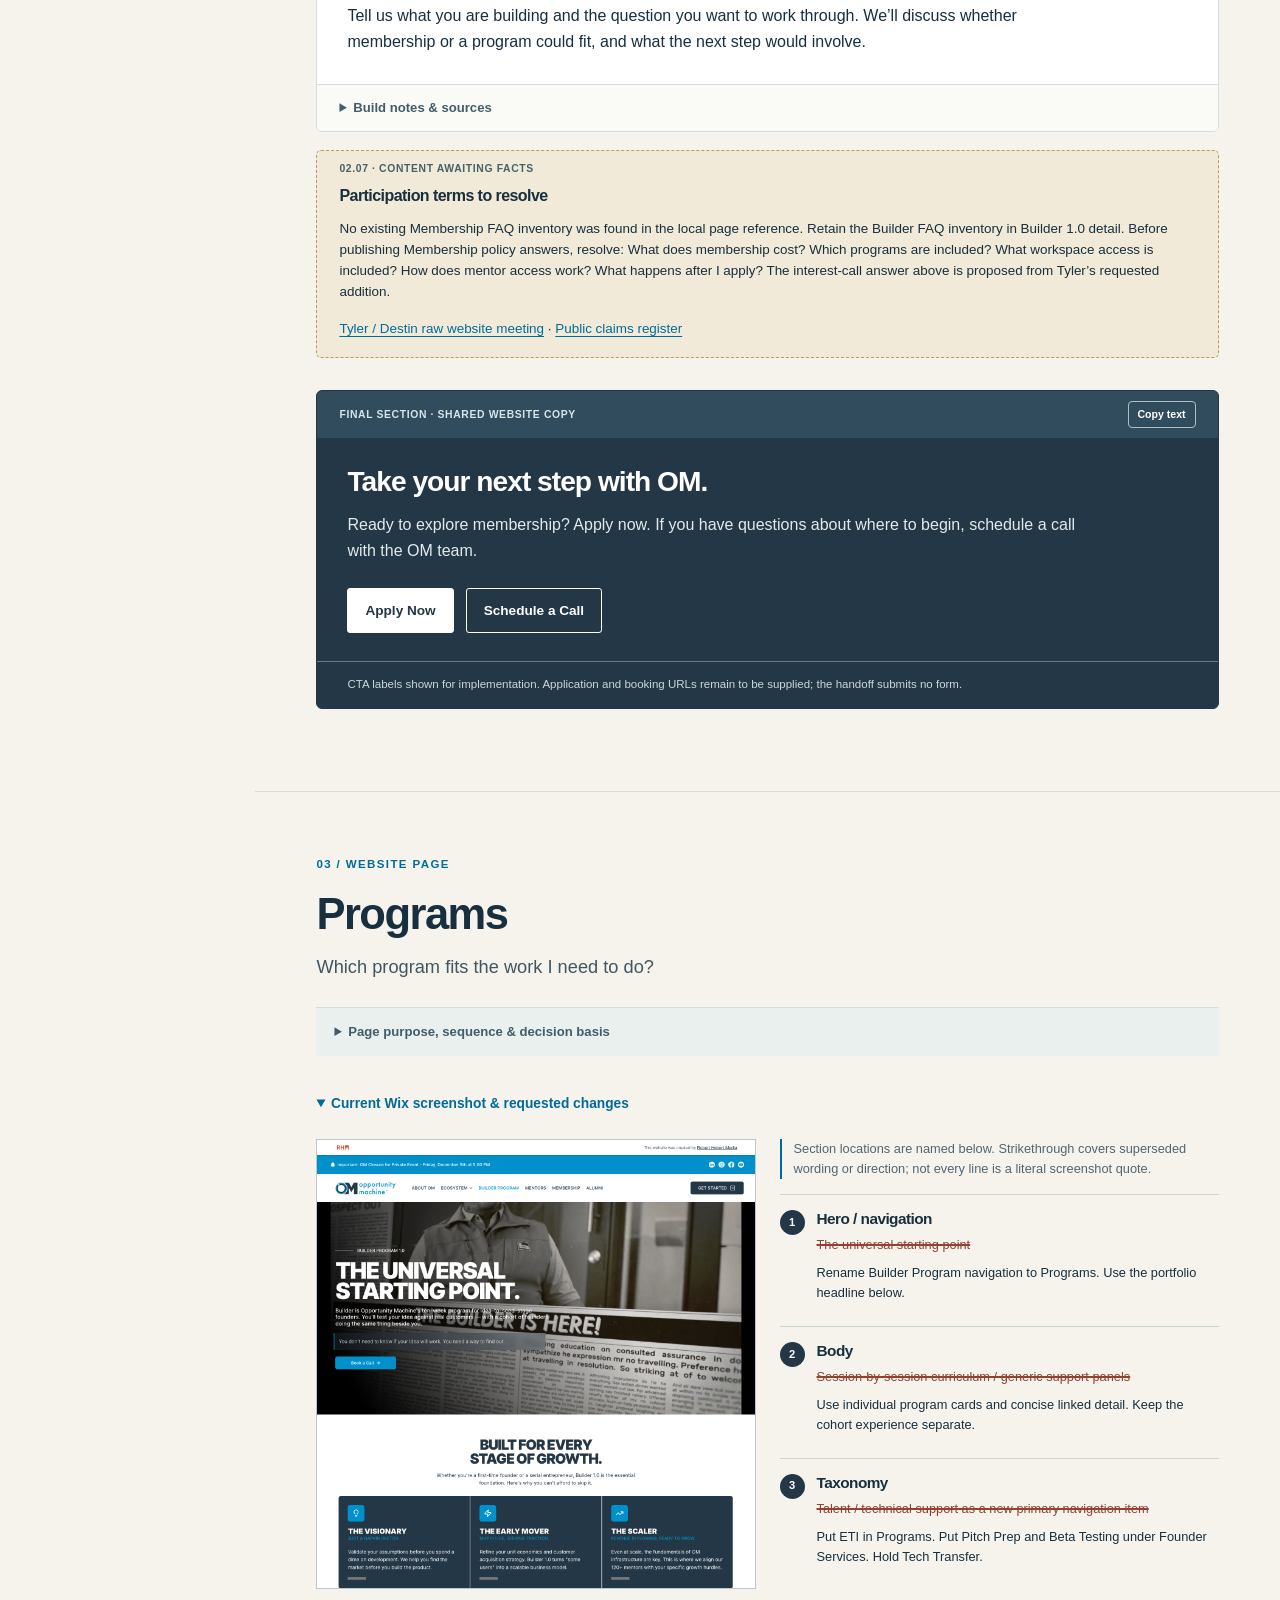
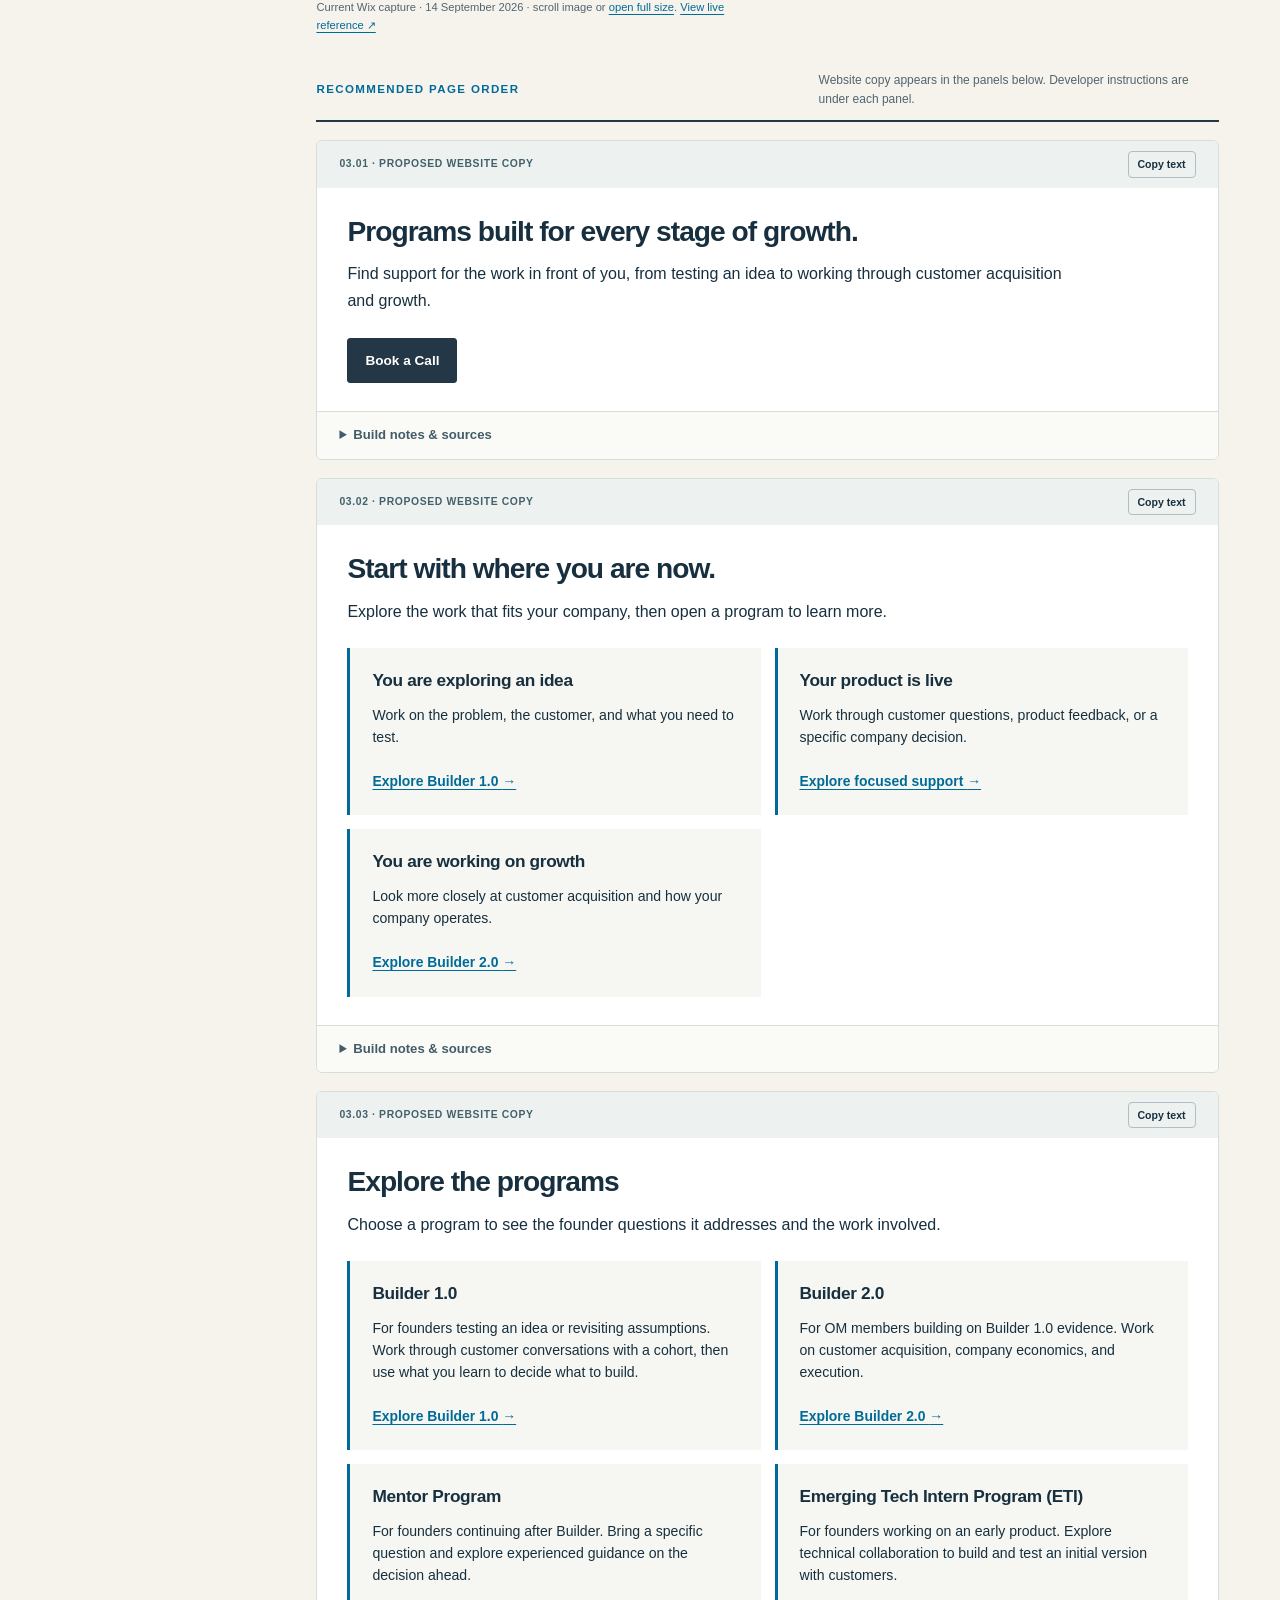
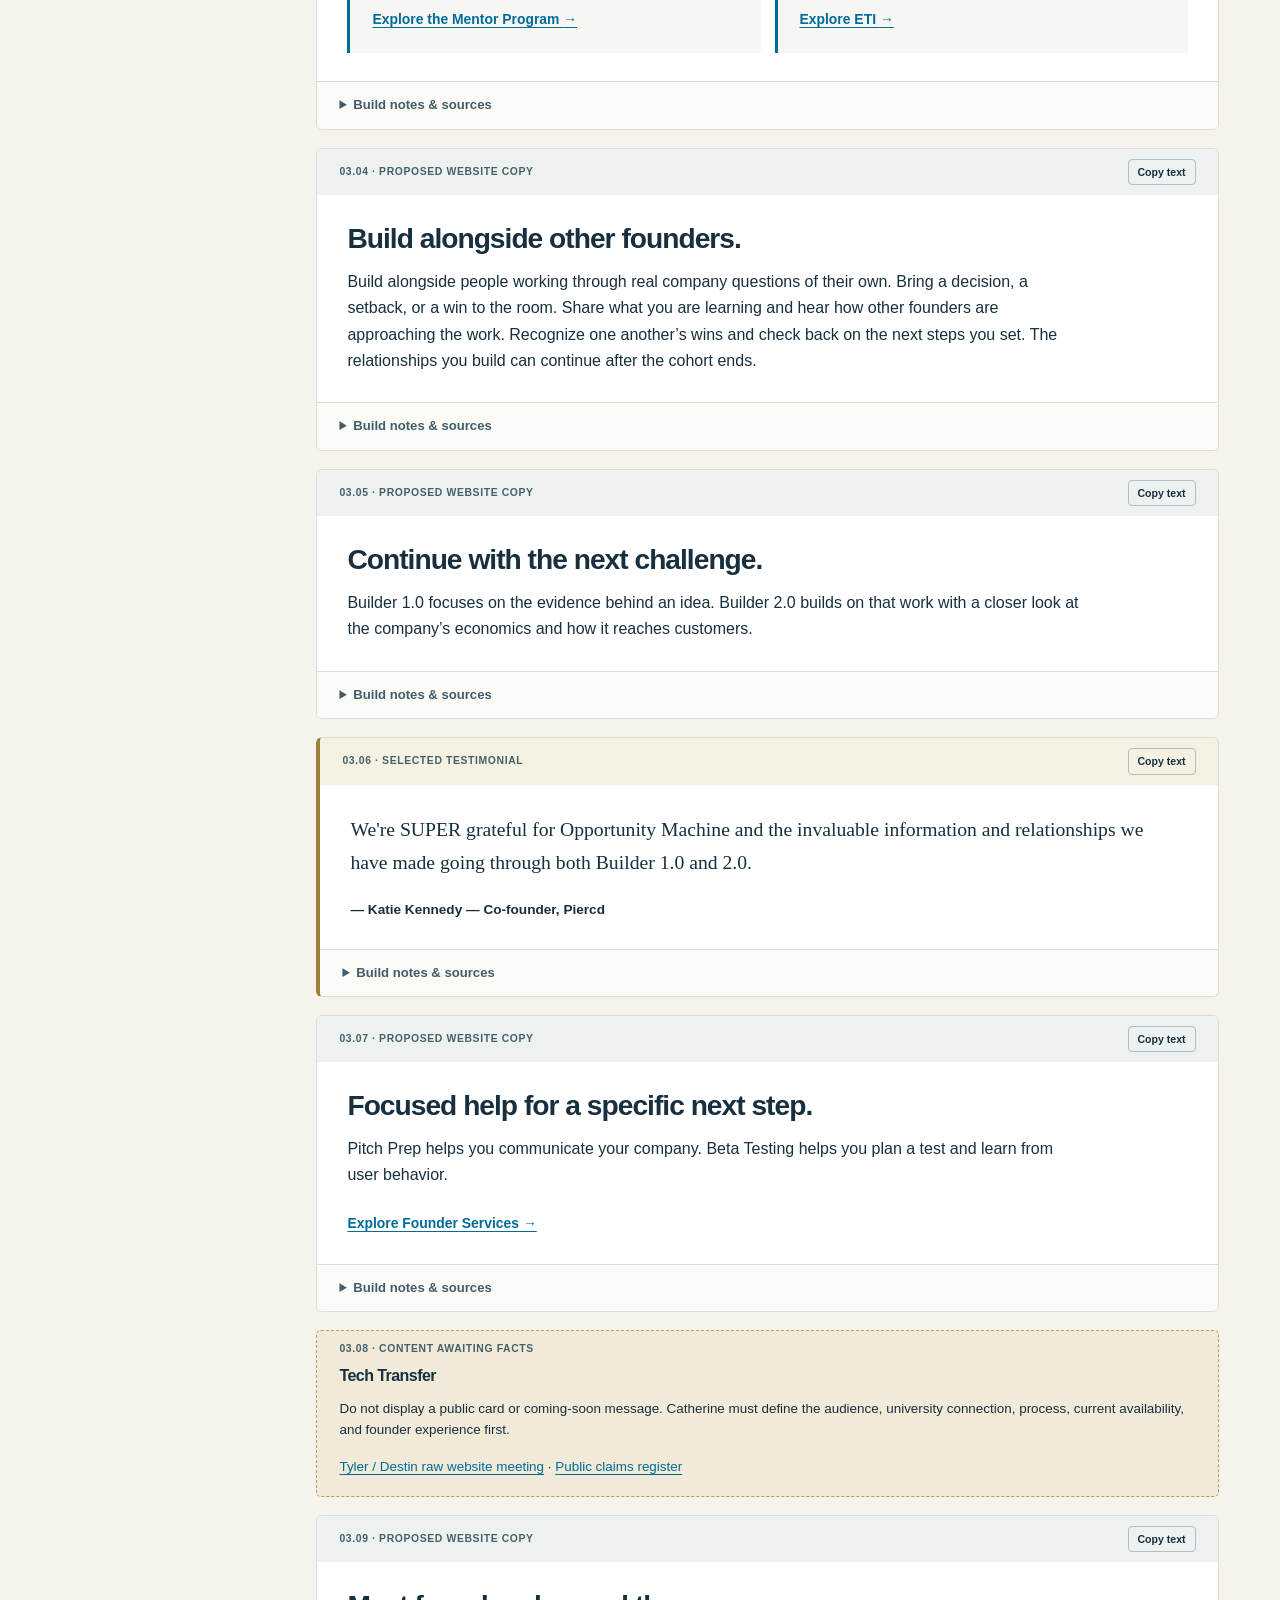
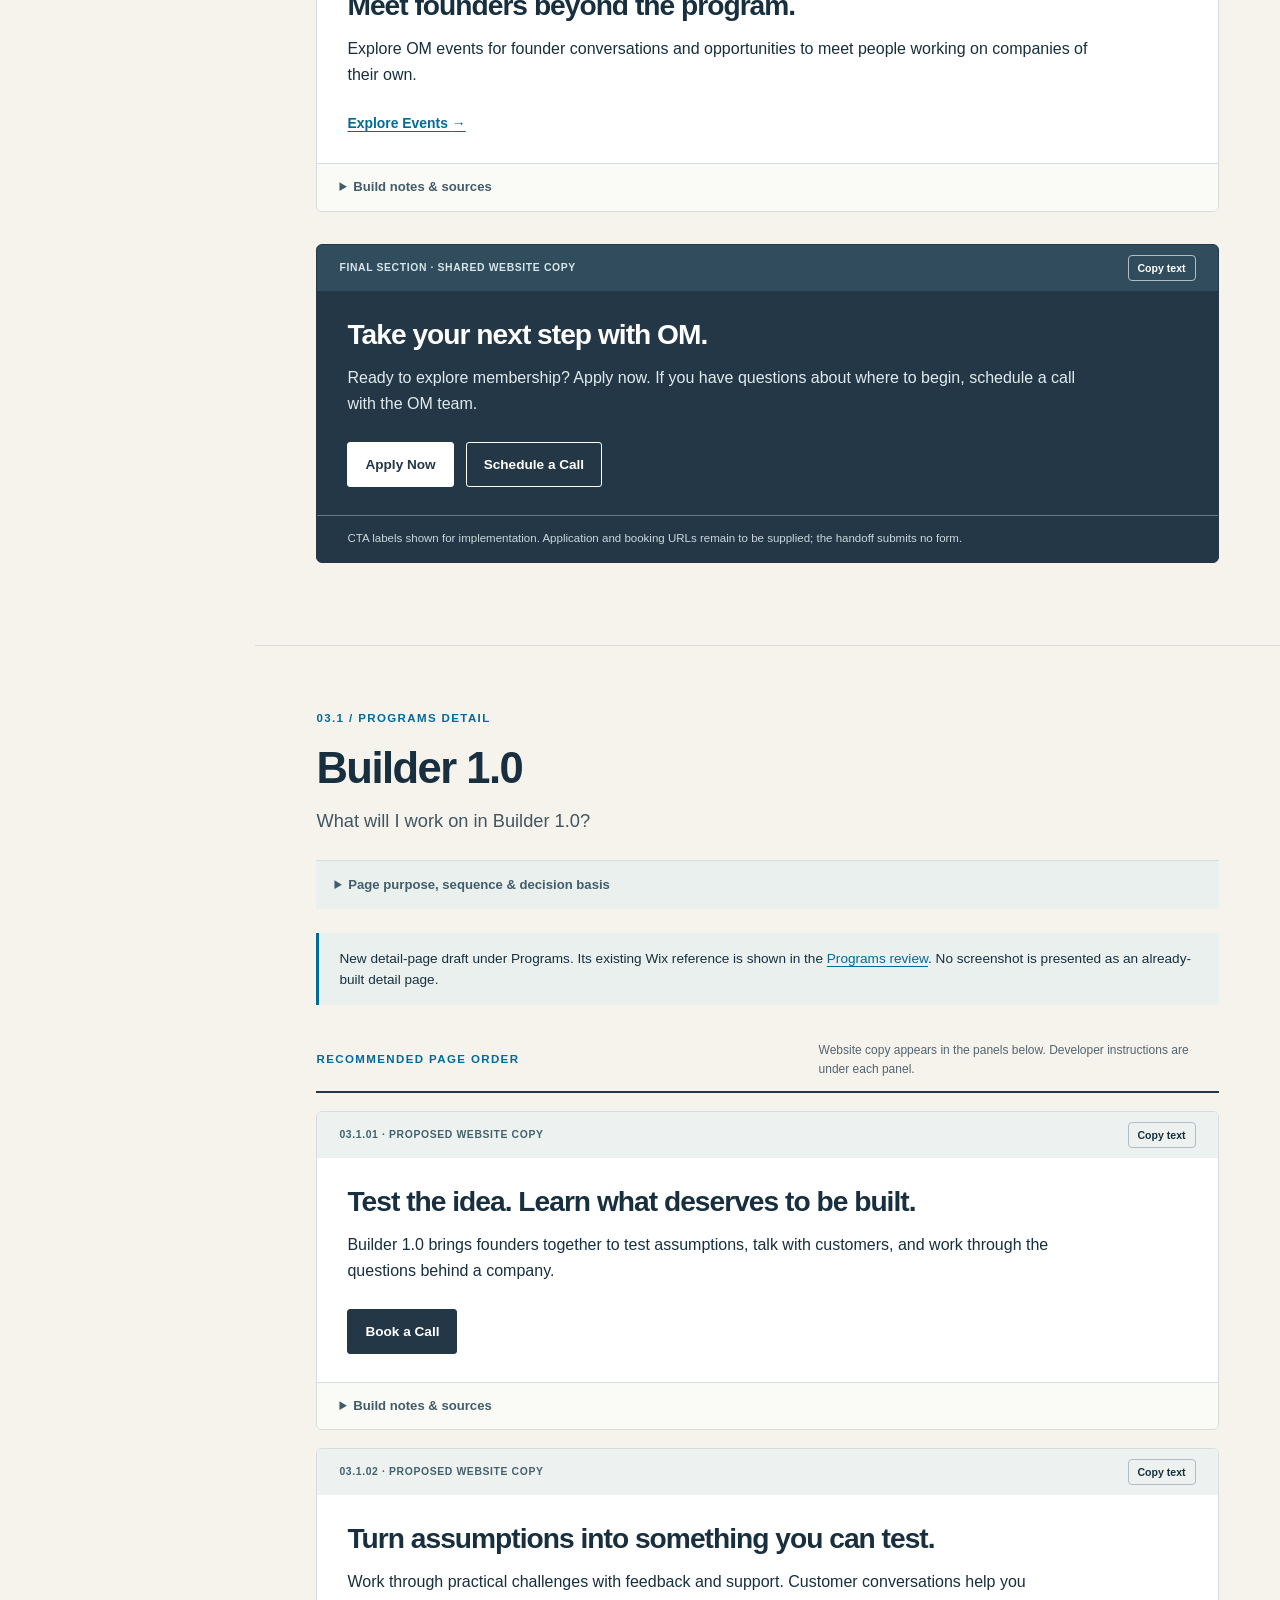
<file: output/wix-copy-experience-handoff/index.html>
<!doctype html><html lang="en"><head><meta charset="utf-8"><meta name="viewport" content="width=device-width, initial-scale=1"><title>OM Website 2.0 | Copy &amp; Developer Handoff</title><link rel="icon" href="data:,"><link rel="stylesheet" href="review.css"><script src="review.js" defer></script></head><body><a class="skip-link" href="#main">Skip to handoff</a><header class="topbar"><a class="brand" href="#overview">OM <span>Website 2.0</span></a><div class="topbar-actions"><button id="copy-view" type="button" aria-pressed="false">Copy view</button><button id="print-review" type="button">Print / PDF</button><button class="menu-button" type="button" aria-expanded="false" aria-controls="page-tree">Pages</button></div></header><aside id="page-tree" class="page-tree"><p class="eyebrow">Developer review tree</p><nav aria-label="Page tree"><a class="tree-link" href="#global-shell"><small>00</small> Global Shell</a><a class="tree-link " href="#homepage"><small>01</small> Homepage</a><a class="tree-link " href="#membership"><small>02</small> Membership</a><a class="tree-link " href="#programs"><small>03</small> Programs</a><a class="tree-link child" href="#builder-1"><small>03.1</small> Builder 1.0</a><a class="tree-link child" href="#builder-2"><small>03.2</small> Builder 2.0</a><a class="tree-link child" href="#mentor-program"><small>03.3</small> Mentor Program</a><a class="tree-link child" href="#eti"><small>03.4</small> ETI</a><a class="tree-link child" href="#founder-services"><small>03.5</small> Founder Services</a><a class="tree-link " href="#events"><small>04</small> Events</a><a class="tree-link " href="#mentors"><small>05</small> Mentors</a><a class="tree-link " href="#alumni"><small>06</small> Alumni / Founder Stories</a><a class="tree-link " href="#ecosystem"><small>07</small> Ecosystem</a><a class="tree-link " href="#about"><small>08</small> About OM</a><a class="tree-link" href="#review-register"><small>09</small> Review notes &amp; sources</a></nav><p class="tree-note">Candidate copy · local review<br>14 September 2026</p></aside><main id="main"><section id="overview" class="overview"><p class="eyebrow">2.0 · ordered copy review</p><h1>The words, the order,<br>and the changes to make.</h1><p class="lede">Review each page from top to bottom. Compare the current Wix capture, read the proposed website copy, then open the notes for placement and source details.</p><div class="review-legend"><span>Proposed website copy</span><span>Exact source wording</span><span>Content awaiting facts</span></div><p class="scope-note">This is a developer handoff. Booking labels are specimens; review links navigate this document. Live Wix has not been changed.</p><div class="overview-links"><a href="#global-shell">Start with Global Shell →</a><a href="#copy-coverage">Copy coverage &amp; open inputs →</a></div></section><section id="global-shell" class="page-review global-review" data-page="global-shell"><header class="page-heading"><p class="eyebrow">00 / Global Shell</p><h2>The shared site structure</h2><p class="page-question">Give every page a clear place and a clear next action.</p></header><div class="shell-spec"><h3>Header navigation</h3><div class="nav-spec"><b>OM</b><span>Membership</span><span>Programs</span><span>Events</span><span>Mentors</span><span>Alumni</span><span>Ecosystem</span><span>About OM</span><span class="cta-spec" title="Website CTA label; destination to be supplied by OM">Book a Call</span></div><ol><li>OM logo links to Home. Membership is the first navigation item. Programs owns its detail pages.</li><li>Events, Mentors, Alumni, Ecosystem, and About OM each lead to one page. Community is folded into Ecosystem; ETI stays under Programs.</li><li>On mobile, use a menu with the same order and an accessible close control. Keep Book a Call easy to find.</li><li>Remove the outdated closure notice. A future notice needs a current message and expiry date.</li></ol></div><div class="global-grid"><article><h3>Visual rhythm</h3><p>Light backgrounds, dark text, navy accents. Use real photography beside the copy. Avoid light-blue video washes and background grids. Preserve each outside organization’s logo proportions.</p></article><article><h3>Copy hierarchy</h3><p>One clear heading and short explanation per section. Program cards explain the founder’s question and the work involved. Detail lives on the linked page.</p></article><article><h3>Proof placement</h3><p>One attributed account beside the experience it supports. Keep the seven selected quotes verbatim. Avoid a repeated testimonial carousel.</p></article><article><h3>Shared footer</h3><p>Repeat the navigation order. Retain current, verified contact details and legal/social links. Do not carry forward old program names or invent contact information.</p></article></div><article class="closing-copy copy-module" data-page-close="global-shell"><div class="module-bar"><span>Final section · shared website copy</span><button class="copy-button" type="button" data-copy="copy-close-global-shell">Copy text</button></div><div id="copy-close-global-shell" class="public-copy"><h3>Take your next step with OM.</h3><p>Ready to explore membership? Apply now. If you have questions about where to begin, schedule a call with the OM team.</p><div class="copy-actions"><span class="cta-spec" title="Website CTA label; destination to be supplied by OM">Apply Now</span><span class="cta-spec" title="Website CTA label; destination to be supplied by OM">Schedule a Call</span></div></div><p class="closing-note">CTA labels shown for implementation. Application and booking URLs remain to be supplied; the handoff submits no form.</p></article><article id="global-footer" class="copy-module"><div class="module-bar"><span>Shared footer · proposed website copy</span><button class="copy-button" type="button" data-copy="copy-global-footer">Copy text</button></div><div id="copy-global-footer" class="public-copy"><h3>Opportunity Machine</h3><p>Support for founders building technology, research-driven, and innovative companies.</p><h4>Explore OM</h4><div class="nav-spec"><span>Membership</span><span>Programs</span><span>Events</span><span>Mentors</span><span>Alumni</span><span>Ecosystem</span><span>About OM</span></div><h4>Let’s talk about what you’re building.</h4><span class="cta-spec" title="Website CTA label; destination to be supplied by OM">Book a Call</span></div><details class="build-notes"><summary>Footer placement &amp; remaining facts</summary><p>Use this shared footer after the two-action closing section on every page. Footer navigation follows the header order and uses the same destinations. Retain current verified contact details, social links, and legal links; those factual values are not invented here.</p><p><a href="#source-mission">OM official About page</a> · <a href="#source-decisions">Later Tyler decisions in this conversation</a></p></details></article><details class="build-notes"><summary>Global implementation details</summary><p>Use the site’s approved Futura fonts where provisioned. This review uses system fonts for portability. Set a consistent content width, 16px minimum body type, clear focus styles, and a single-column mobile reading order. These dimensions are implementation recommendations, not claimed transcript quotations.</p><p>Internal links in the handoff navigate review sections. Final Wix slugs and redirects must be mapped by the developer. Unknown booking/application URLs stay out of production until supplied.</p></details></section><section id="homepage" class="page-review" data-page="homepage"><header class="page-heading"><p class="eyebrow">01 / Website page</p><h2>Homepage</h2><p class="page-question">Is OM relevant to what I want to do next?</p></header><details class="page-contract"><summary>Page purpose, sequence &amp; decision basis</summary><p><b>Primary audience:</b> Founders considering their next step. <b>Goal:</b> Clarity.</p><p>Founder recognition comes first, followed by one useful route and a specific founder account. Peer pattern P02 informs the need-based choices; it is a design hypothesis.</p><p class="anchor-source">Meeting 5:24–15:26; later exact hero corrections control the six phrases.</p><ol><li><a href="#home-hero">For founders who…</a></li><li><a href="#home-recognition">Make progress on the question in front of you.</a></li><li><a href="#home-purpose">Startup support with a regional purpose.</a></li><li><a href="#home-routes">What are you trying to do next?</a></li><li><a href="#quote-t012">T012 · founder account</a></li><li><a href="#home-stories">Hear from founders who have worked with OM.</a></li><li><a href="#home-network">A connection to the wider ecosystem.</a></li><li>Apply Now + Schedule a Call</li></ol></details><details class="page-evidence" open><summary>Current Wix screenshot &amp; requested changes</summary><div class="evidence-layout"><figure><div class="capture-scroll" tabindex="0" aria-label="Scroll the full Homepage screenshot"><img src="assets/live-home.png" alt="Current Wix Homepage page captured after scrolling on 14 September 2026" loading="lazy"></div><figcaption>Current Wix capture · 14 September 2026 · scroll image or <a class="capture-open" href="assets/live-home.png" target="_blank" data-title="Homepage">open full size</a>. <a href="https://robertehebert.wixstudio.com/opportunity-machine" target="_blank" rel="noreferrer">View live reference ↗</a></figcaption></figure><div class="redlines"><p class="redline-key">Section locations are named below. Strikethrough covers superseded wording or direction; not every line is a literal screenshot quote.</p><article><span class="redline-number">1</span><div><h3>Hero</h3><p class="before"><s>Most founders spend a year building before they know if anyone will buy.</s></p><p>Remove the time claim and TEMP HERO copy. Use the exact fixed phrase and six rotations below.</p></div></article><article><span class="redline-number">2</span><div><h3>Opening sequence</h3><p class="before"><s>Builder as the default route for every visitor</s></p><p>Move full Builder detail under Programs. Let a founder choose by their next need.</p></div></article><article><span class="redline-number">3</span><div><h3>Hero media</h3><p class="before"><s>Light-blue wash / low-contrast white text</s></p><p>Use the approved video cut with a readable dark contrast treatment where necessary; no extra slogan, metric, or second hero CTA.</p></div></article></div></div></details><div class="copy-section-heading"><p class="eyebrow">Recommended page order</p><p>Website copy appears in the panels below. Developer instructions are under each panel.</p></div><article class="copy-module hero-module" id="home-hero"><div class="module-bar"><span>01.01 · Exact Tyler-selected copy</span><button class="copy-button" type="button" data-copy="copy-home-hero">Copy text</button></div><div id="copy-home-hero" class="public-copy"><p class="hero-fixed">For founders who…</p><h3 class="hero-phrase">want to know if anyone will actually buy</h3><span class="cta-spec" title="Website CTA label; destination to be supplied by OM">Book a Call</span></div><details class="rotation-list"><summary>All six exact rotations</summary><ol><li>want to know if anyone will actually buy</li><li>want experienced guidance and advice</li><li>want to meet and build relationships with other founders</li><li>want clearer insight into what they’re missing</li><li>want to build real connections with investors</li><li>want to get further faster</li></ol></details><details class="build-notes"><summary>Build notes &amp; sources</summary><p>Exactly four website hero elements: approved video, fixed phrase, one rotating statement, Book a Call. Show the six phrases in the specified order without rewriting. Keep a static first phrase for reduced motion. The old equal-prominence rule conflicts with Destin’s 5:53–6:21 larger-rotation direction: typography shown here is a review option, not final approval.</p><p>The review shows one static phrase. The approved video belongs behind the homepage hero in Wix; this text specimen does not simulate the video or animation.</p><p class="sources-line"><a href="#source-decisions">Later Tyler decisions in this conversation</a></p></details></article><article class="copy-module" id="home-recognition" data-copy-status="proposed"><div class="module-bar"><span>01.02 · Proposed website copy</span><button class="copy-button" type="button" data-copy="copy-home-recognition">Copy text</button></div><div id="copy-home-recognition" class="public-copy"><h3>Make progress on the question in front of you.</h3><p>You may be testing an idea, working through a customer question, or deciding how to grow. OM helps founders work through those decisions with programs and experienced guidance.</p></div><details class="build-notes"><summary>Build notes &amp; sources</summary><p>Place immediately below the hero. No claim about how long founders struggle; no assumption that every visitor needs Builder.</p><p class="sources-line"><a href="#source-meeting">Tyler / Destin raw website meeting</a> · <a href="#source-decisions">Later Tyler decisions in this conversation</a></p></details></article><article class="copy-module" id="home-purpose" data-copy-status="proposed"><div class="module-bar"><span>01.03 · Proposed website copy</span><button class="copy-button" type="button" data-copy="copy-home-purpose">Copy text</button></div><div id="copy-home-purpose" class="public-copy"><h3>Startup support with a regional purpose.</h3><p>Opportunity Machine is an economic development organization. Our work starts with founders and the companies they are building in Acadiana.</p></div><details class="build-notes"><summary>Build notes &amp; sources</summary><p>One short institutional explanation after founder recognition, outside the hero. This states purpose; it does not claim measured jobs, investment, or regional change.</p><p class="sources-line"><a href="#source-institutional">Tyler-confirmed economic-development identity</a> · <a href="#source-decisions">Later Tyler decisions in this conversation</a></p><p>Claim references: OM-ECON-001</p></details></article><article class="copy-module" id="home-routes" data-copy-status="proposed"><div class="module-bar"><span>01.04 · Proposed website copy</span><button class="copy-button" type="button" data-copy="copy-home-routes">Copy text</button></div><div id="copy-home-routes" class="public-copy"><h3>What are you trying to do next?</h3><p>Choose the question closest to where you are now.</p><div class="copy-cards routes"><div class="copy-card"><h4>Find out whether people will buy</h4><p>Test the assumptions behind your idea through conversations with potential customers.</p><a class="copy-link" href="#builder-1">Explore Builder 1.0 <span aria-hidden="true">→</span></a></div><div class="copy-card"><h4>Build with other founders</h4><p>Find a group to share progress with as you work through company decisions.</p><a class="copy-link" href="#membership">Explore Membership <span aria-hidden="true">→</span></a></div><div class="copy-card"><h4>Get guidance on a decision</h4><p>Talk through a specific challenge and explore the support available through OM.</p><a class="copy-link" href="#mentor-program">Explore mentor support <span aria-hidden="true">→</span></a></div><div class="copy-card"><h4>Meet people beyond your circle</h4><p>Explore gatherings and organizations in Louisiana’s startup ecosystem.</p><a class="copy-link" href="#ecosystem">Explore the Ecosystem <span aria-hidden="true">→</span></a></div><div class="copy-card"><h4>Prepare for investor conversations</h4><p>Work on how you explain your company and present your pitch.</p><a class="copy-link" href="#founder-services">Explore Pitch Prep <span aria-hidden="true">→</span></a></div></div></div><details class="build-notes"><summary>Build notes &amp; sources</summary><p>Five need-based routes, distinct from the six protected hero statements. Use one route block only. Two columns on desktop, one on mobile; the last card may span both desktop columns. Routes indicate relevance, not eligibility or guaranteed introductions.</p><p class="sources-line"><a href="#source-meeting">Tyler / Destin raw website meeting</a> · <a href="#source-decisions">Later Tyler decisions in this conversation</a></p></details></article><article class="copy-module testimonial" id="quote-t012" data-quote-id="T012"><div class="module-bar"><span>01.05 · Selected testimonial</span><button class="copy-button" type="button" data-copy="copy-quote-t012">Copy text</button></div><div id="copy-quote-t012" class="public-copy"><blockquote>I participated in Opportunity Machine&#39;s Builder Program, and I can&#39;t say enough good things about it. The encouragement of customer interviews, availability of mentors, the opportunity to pitch at my first pitch competition, and the support and guidance of the Opportunity Machine staff has provided a wealth of knowledge and experience.</blockquote><cite>— Ansley Bienvenu — Founder, SafeBoard</cite></div><details class="build-notes"><summary>Build notes &amp; sources</summary><p>Place directly after the route block. Ansley describes customer interviews and guidance; she does not establish universal access or a typical result.</p><p><b>T012</b> · User-supplied original. Quote publication permission: unknown. Current identity/title checks and original-source confirmation remain pending. This record supports an individual account only.</p><p class="sources-line"><a href="#source-testimony">Original OM testimonials</a> · <a href="#source-decisions">Later Tyler decisions in this conversation</a></p></details></article><article class="copy-module" id="home-stories" data-copy-status="proposed"><div class="module-bar"><span>01.06 · Proposed website copy</span><button class="copy-button" type="button" data-copy="copy-home-stories">Copy text</button></div><div id="copy-home-stories" class="public-copy"><h3>Hear from founders who have worked with OM.</h3><p>Meet Noah Bergeron and Stefan Arnold in OM’s GlowSens founder story.</p><a class="copy-link" href="#story-glowsens">Watch the GlowSens story <span aria-hidden="true">→</span></a></div><details class="build-notes"><summary>Build notes &amp; sources</summary><p>Use the cleared GlowSens video as the homepage teaser. The review link goes directly to its sourced card on Alumni, where the full three-story collection remains. Do not repeat T012 or invent a new pull quote. This replaces the unresolved instruction to pick a story.</p><p class="sources-line"><a href="#source-claims">Public claims register</a></p><p>Claim references: claim.glowsens-video</p></details></article><article class="copy-module" id="home-network" data-copy-status="proposed"><div class="module-bar"><span>01.07 · Proposed website copy</span><button class="copy-button" type="button" data-copy="copy-home-network">Copy text</button></div><div id="copy-home-network" class="public-copy"><h3>A connection to the wider ecosystem.</h3><p>Explore organizations and gatherings across Louisiana that may be relevant to the company you are building.</p><a class="copy-link" href="#ecosystem">Explore the Ecosystem <span aria-hidden="true">→</span></a></div><details class="build-notes"><summary>Build notes &amp; sources</summary><p class="sources-line"><a href="#source-meeting">Tyler / Destin raw website meeting</a> · <a href="#source-decisions">Later Tyler decisions in this conversation</a></p></details></article><article class="closing-copy copy-module" data-page-close="homepage"><div class="module-bar"><span>Final section · shared website copy</span><button class="copy-button" type="button" data-copy="copy-close-homepage">Copy text</button></div><div id="copy-close-homepage" class="public-copy"><h3>Take your next step with OM.</h3><p>Ready to explore membership? Apply now. If you have questions about where to begin, schedule a call with the OM team.</p><div class="copy-actions"><span class="cta-spec" title="Website CTA label; destination to be supplied by OM">Apply Now</span><span class="cta-spec" title="Website CTA label; destination to be supplied by OM">Schedule a Call</span></div></div><p class="closing-note">CTA labels shown for implementation. Application and booking URLs remain to be supplied; the handoff submits no form.</p></article></section><section id="membership" class="page-review" data-page="membership"><header class="page-heading"><p class="eyebrow">02 / Website page</p><h2>Membership</h2><p class="page-question">What does being a member mean for me?</p></header><details class="page-contract"><summary>Page purpose, sequence &amp; decision basis</summary><p><b>Primary audience:</b> Founders evaluating an ongoing relationship with OM. <b>Goal:</b> Clarity.</p><p>Explain the relationship and its benefits before the visitor chooses between applying and asking questions. P03 informs the access questions; no peer policy transfers to OM.</p><p class="anchor-source">Meeting 10:24–10:59 and 1:20:58–1:25:38; Tyler confirmed six benefit categories.</p><ol><li><a href="#membership-hero">A membership built around your next move.</a></li><li><a href="#membership-meaning">What being a member means</a></li><li><a href="#membership-benefits">Membership benefits</a></li><li><a href="#quote-t014">T014 · founder account</a></li><li><a href="#membership-next">Find the right place to begin.</a></li><li><a href="#membership-call-faq">What happens on an interest call?</a></li><li><a href="#membership-terms">Participation terms to resolve</a> (awaiting facts)</li><li>Apply Now + Schedule a Call</li></ol></details><details class="page-evidence" open><summary>Current Wix screenshot &amp; requested changes</summary><div class="evidence-layout"><figure><div class="capture-scroll" tabindex="0" aria-label="Scroll the full Membership screenshot"><img src="assets/live-membership.png" alt="Current Wix Membership page captured after scrolling on 14 September 2026" loading="lazy"></div><figcaption>Current Wix capture · 14 September 2026 · scroll image or <a class="capture-open" href="assets/live-membership.png" target="_blank" data-title="Membership">open full size</a>. <a href="https://robertehebert.wixstudio.com/opportunity-machine/membership" target="_blank" rel="noreferrer">View live reference ↗</a></figcaption></figure><div class="redlines"><p class="redline-key">Section locations are named below. Strikethrough covers superseded wording or direction; not every line is a literal screenshot quote.</p><article><span class="redline-number">1</span><div><h3>Benefit order</h3><p class="before"><s>Workspace-first benefits / separate Access to OM Mentors card</s></p><p>Use the six categories in the exact order below. Coaching and Support owns mentorship-related explanation.</p></div></article><article><span class="redline-number">2</span><div><h3>Pricing and access</h3><p class="before"><s>Standard memberships begin at $100 / month (per person).</s></p><p>Keep pricing out of this copy until current terms are confirmed. Preserve the price question in the FAQ review.</p></div></article><article><span class="redline-number">3</span><div><h3>Page close</h3><p class="before"><s>A single signup action</s></p><p>Show Apply Now and Schedule a Call together at the bottom of the page.</p></div></article></div></div></details><div class="copy-section-heading"><p class="eyebrow">Recommended page order</p><p>Website copy appears in the panels below. Developer instructions are under each panel.</p></div><article class="copy-module" id="membership-hero" data-copy-status="proposed"><div class="module-bar"><span>02.01 · Proposed website copy</span><button class="copy-button" type="button" data-copy="copy-membership-hero">Copy text</button></div><div id="copy-membership-hero" class="public-copy"><p class="eyebrow">Founders first</p><h3>A membership built around your next move.</h3><p>Connect with other founders and explore practical support for the company you are building.</p><div class="copy-actions"><span class="cta-spec" title="Website CTA label; destination to be supplied by OM">Book a Call</span></div></div><details class="build-notes"><summary>Build notes &amp; sources</summary><p class="sources-line"><a href="#source-meeting">Tyler / Destin raw website meeting</a> · <a href="#source-decisions">Later Tyler decisions in this conversation</a></p></details></article><article class="copy-module" id="membership-meaning" data-copy-status="proposed"><div class="module-bar"><span>02.02 · Proposed website copy</span><button class="copy-button" type="button" data-copy="copy-membership-meaning">Copy text</button></div><div id="copy-membership-meaning" class="public-copy"><h3>What being a member means</h3><p>Membership connects you to OM’s founder community and the support described below. Programs provide focused work on a particular company challenge. Start here to understand the relationship, then explore the program that fits your next step.</p></div><details class="build-notes"><summary>Build notes &amp; sources</summary><p>Explain Membership as the ongoing relationship. Program admission, fees, and inclusion are separate owner questions; do not imply automatic admission to every program.</p><p class="sources-line"><a href="#source-meeting">Tyler / Destin raw website meeting</a> · <a href="#source-decisions">Later Tyler decisions in this conversation</a></p></details></article><article class="copy-module" id="membership-benefits" data-copy-status="proposed"><div class="module-bar"><span>02.03 · Proposed website copy</span><button class="copy-button" type="button" data-copy="copy-membership-benefits">Copy text</button></div><div id="copy-membership-benefits" class="public-copy"><h3>Membership benefits</h3><p>Explore the people and practical support connected to membership.</p><div class="copy-cards benefits"><div class="copy-card"><h4>Access to the Startup Ecosystem</h4><p>Build relationships with other founders and explore organizations in the wider Louisiana startup ecosystem.</p><a class="copy-link" href="#ecosystem">Explore the Ecosystem <span aria-hidden="true">→</span></a></div><div class="copy-card"><h4>Programs</h4><p>Explore structured support for testing an idea and working through the next challenges of company building.</p><a class="copy-link" href="#programs">Explore Programs <span aria-hidden="true">→</span></a></div><div class="copy-card"><h4>Coaching and Support</h4><p>Talk through the questions you are working on and explore guidance that fits the decision ahead.</p><a class="copy-link" href="#mentor-program">Explore mentor support <span aria-hidden="true">→</span></a></div><div class="copy-card"><h4>Perks and Discounts</h4><p>Explore member perks and discounts, and check which are relevant to the tools your company needs.</p></div><div class="copy-card"><h4>Resource Libraries</h4><p>Find reference materials to support your thinking as you work through company questions.</p></div><div class="copy-card"><h4>24/7 Flexible Workspace</h4><p>Use flexible workspace as a place to focus on your company and spend time around other founders.</p></div></div></div><details class="build-notes"><summary>Build notes &amp; sources</summary><p>Category names/order are confirmed. These descriptive sentences are proposed from those categories. Confirm current perks, library inventory, space terms, access eligibility, and program inclusion before release. Desktop 3 × 2; mobile follows this exact sequence. Do not restore the removed no-equity reassurance.</p><p class="sources-line"><a href="#source-meeting">Tyler / Destin raw website meeting</a> · <a href="#source-decisions">Later Tyler decisions in this conversation</a></p></details></article><article class="copy-module testimonial" id="quote-t014" data-quote-id="T014"><div class="module-bar"><span>02.04 · Selected testimonial</span><button class="copy-button" type="button" data-copy="copy-quote-t014">Copy text</button></div><div id="copy-quote-t014" class="public-copy"><blockquote>Opportunity Machine helps structure and formulate this into something... all of that is not a pat on the back to me and Shawn — of course, we did a lot of the work — but the pat on the back goes to Opportunity Machine, because it helped structure and formulate all of this stuff and these ideas, into a package that we could present to people.</blockquote><cite>— Jordy Davidson — Co-founder, Nestor</cite></div><details class="build-notes"><summary>Build notes &amp; sources</summary><p>Place beneath the benefits, next to the explanation of Coaching and Support. Keep Jordy’s separate seed-round note out of the displayed attribution.</p><p><b>T014</b> · User-supplied original. Quote publication permission: unknown. Current identity/title checks and original-source confirmation remain pending. This record supports an individual account only.</p><p>The separate seed-round context is retained in the source record and intentionally omitted from the display at Tyler’s direction.</p><p class="sources-line"><a href="#source-testimony">Original OM testimonials</a> · <a href="#source-decisions">Later Tyler decisions in this conversation</a></p></details></article><article class="copy-module" id="membership-next" data-copy-status="proposed"><div class="module-bar"><span>02.05 · Proposed website copy</span><button class="copy-button" type="button" data-copy="copy-membership-next">Copy text</button></div><div id="copy-membership-next" class="public-copy"><h3>Find the right place to begin.</h3><p>Explore Programs to see what each experience involves. If you are unsure which support fits your company, start with a call.</p><a class="copy-link" href="#programs">Explore Programs <span aria-hidden="true">→</span></a></div><details class="build-notes"><summary>Build notes &amp; sources</summary><p class="sources-line"><a href="#source-meeting">Tyler / Destin raw website meeting</a> · <a href="#source-decisions">Later Tyler decisions in this conversation</a></p></details></article><article class="copy-module" id="membership-call-faq" data-copy-status="proposed"><div class="module-bar"><span>02.06 · Proposed website copy</span><button class="copy-button" type="button" data-copy="copy-membership-call-faq">Copy text</button></div><div id="copy-membership-call-faq" class="public-copy"><h3>What happens on an interest call?</h3><p>Tell us what you are building and the question you want to work through. We’ll discuss whether membership or a program could fit, and what the next step would involve.</p></div><details class="build-notes"><summary>Build notes &amp; sources</summary><p>Proposed explanation of the agreed intake/interest-call role. Tyler must confirm the actual call flow. No duration, response time, booking availability, or admission promise is invented.</p><p class="sources-line"><a href="#source-meeting">Tyler / Destin raw website meeting</a> · <a href="#source-decisions">Later Tyler decisions in this conversation</a></p></details></article><aside class="hold-module" id="membership-terms"><div class="module-bar"><span>02.07 · Content awaiting facts</span></div><h3>Participation terms to resolve</h3><p>No existing Membership FAQ inventory was found in the local page reference. Retain the Builder FAQ inventory in Builder 1.0 detail. Before publishing Membership policy answers, resolve: What does membership cost? Which programs are included? What workspace access is included? How does mentor access work? What happens after I apply? The interest-call answer above is proposed from Tyler’s requested addition.</p><p class="sources-line"><a href="#source-meeting">Tyler / Destin raw website meeting</a> · <a href="#source-claims">Public claims register</a></p></aside><article class="closing-copy copy-module" data-page-close="membership"><div class="module-bar"><span>Final section · shared website copy</span><button class="copy-button" type="button" data-copy="copy-close-membership">Copy text</button></div><div id="copy-close-membership" class="public-copy"><h3>Take your next step with OM.</h3><p>Ready to explore membership? Apply now. If you have questions about where to begin, schedule a call with the OM team.</p><div class="copy-actions"><span class="cta-spec" title="Website CTA label; destination to be supplied by OM">Apply Now</span><span class="cta-spec" title="Website CTA label; destination to be supplied by OM">Schedule a Call</span></div></div><p class="closing-note">CTA labels shown for implementation. Application and booking URLs remain to be supplied; the handoff submits no form.</p></article></section><section id="programs" class="page-review" data-page="programs"><header class="page-heading"><p class="eyebrow">03 / Website page</p><h2>Programs</h2><p class="page-question">Which program fits the work I need to do?</p></header><details class="page-contract"><summary>Page purpose, sequence &amp; decision basis</summary><p><b>Primary audience:</b> Founders choosing a type of support. <b>Goal:</b> Clarity.</p><p>Use a consistent card format: who it is for, what happens, and what the work helps clarify. P04 informs comparison. Avoid a mandatory program ladder.</p><p class="anchor-source">Meeting 48:15–1:17:17; later Tyler program descriptions and ETI correction.</p><ol><li><a href="#programs-hero">Programs built for every stage of growth.</a></li><li><a href="#programs-stage">Start with where you are now.</a></li><li><a href="#programs-core">Explore the programs</a></li><li><a href="#programs-cohort">Build alongside other founders.</a></li><li><a href="#programs-progression">Continue with the next challenge.</a></li><li><a href="#quote-t006">T006 · founder account</a></li><li><a href="#programs-services">Focused help for a specific next step.</a></li><li><a href="#programs-tech-transfer">Tech Transfer</a> (awaiting facts)</li><li><a href="#programs-events">Meet founders beyond the program.</a></li><li>Apply Now + Schedule a Call</li></ol></details><details class="page-evidence" open><summary>Current Wix screenshot &amp; requested changes</summary><div class="evidence-layout"><figure><div class="capture-scroll" tabindex="0" aria-label="Scroll the full Programs screenshot"><img src="assets/live-builder-program.png" alt="Current Wix Programs page captured after scrolling on 14 September 2026" loading="lazy"></div><figcaption>Current Wix capture · 14 September 2026 · scroll image or <a class="capture-open" href="assets/live-builder-program.png" target="_blank" data-title="Programs">open full size</a>. <a href="https://robertehebert.wixstudio.com/opportunity-machine/builder-program" target="_blank" rel="noreferrer">View live reference ↗</a></figcaption></figure><div class="redlines"><p class="redline-key">Section locations are named below. Strikethrough covers superseded wording or direction; not every line is a literal screenshot quote.</p><article><span class="redline-number">1</span><div><h3>Hero / navigation</h3><p class="before"><s>The universal starting point</s></p><p>Rename Builder Program navigation to Programs. Use the portfolio headline below.</p></div></article><article><span class="redline-number">2</span><div><h3>Body</h3><p class="before"><s>Session-by-session curriculum / generic support panels</s></p><p>Use individual program cards and concise linked detail. Keep the cohort experience separate.</p></div></article><article><span class="redline-number">3</span><div><h3>Taxonomy</h3><p class="before"><s>Talent / technical support as a new primary navigation item</s></p><p>Put ETI in Programs. Put Pitch Prep and Beta Testing under Founder Services. Hold Tech Transfer.</p></div></article></div></div></details><div class="copy-section-heading"><p class="eyebrow">Recommended page order</p><p>Website copy appears in the panels below. Developer instructions are under each panel.</p></div><article class="copy-module" id="programs-hero" data-copy-status="proposed"><div class="module-bar"><span>03.01 · Proposed website copy</span><button class="copy-button" type="button" data-copy="copy-programs-hero">Copy text</button></div><div id="copy-programs-hero" class="public-copy"><h3>Programs built for every stage of growth.</h3><p>Find support for the work in front of you, from testing an idea to working through customer acquisition and growth.</p><div class="copy-actions"><span class="cta-spec" title="Website CTA label; destination to be supplied by OM">Book a Call</span></div></div><details class="build-notes"><summary>Build notes &amp; sources</summary><p class="sources-line"><a href="#source-meeting">Tyler / Destin raw website meeting</a> · <a href="#source-decisions">Later Tyler decisions in this conversation</a></p></details></article><article class="copy-module" id="programs-stage" data-copy-status="proposed"><div class="module-bar"><span>03.02 · Proposed website copy</span><button class="copy-button" type="button" data-copy="copy-programs-stage">Copy text</button></div><div id="copy-programs-stage" class="public-copy"><h3>Start with where you are now.</h3><p>Explore the work that fits your company, then open a program to learn more.</p><div class="copy-cards "><div class="copy-card"><h4>You are exploring an idea</h4><p>Work on the problem, the customer, and what you need to test.</p><a class="copy-link" href="#builder-1">Explore Builder 1.0 <span aria-hidden="true">→</span></a></div><div class="copy-card"><h4>Your product is live</h4><p>Work through customer questions, product feedback, or a specific company decision.</p><a class="copy-link" href="#founder-services">Explore focused support <span aria-hidden="true">→</span></a></div><div class="copy-card"><h4>You are working on growth</h4><p>Look more closely at customer acquisition and how your company operates.</p><a class="copy-link" href="#builder-2">Explore Builder 2.0 <span aria-hidden="true">→</span></a></div></div></div><details class="build-notes"><summary>Build notes &amp; sources</summary><p>Plain-language candidate route labels replace unresolved identity labels in this preview. Visionary and Scaler remain working concepts; Early Mover was tentative. Destin approves final labels and stage-to-program mapping. Labels are not admission tiers.</p><p class="sources-line"><a href="#source-meeting">Tyler / Destin raw website meeting</a> · <a href="#source-decisions">Later Tyler decisions in this conversation</a></p></details></article><article class="copy-module" id="programs-core" data-copy-status="proposed"><div class="module-bar"><span>03.03 · Proposed website copy</span><button class="copy-button" type="button" data-copy="copy-programs-core">Copy text</button></div><div id="copy-programs-core" class="public-copy"><h3>Explore the programs</h3><p>Choose a program to see the founder questions it addresses and the work involved.</p><div class="copy-cards "><div class="copy-card"><h4>Builder 1.0</h4><p>For founders testing an idea or revisiting assumptions. Work through customer conversations with a cohort, then use what you learn to decide what to build.</p><a class="copy-link" href="#builder-1">Explore Builder 1.0 <span aria-hidden="true">→</span></a></div><div class="copy-card"><h4>Builder 2.0</h4><p>For OM members building on Builder 1.0 evidence. Work on customer acquisition, company economics, and execution.</p><a class="copy-link" href="#builder-2">Explore Builder 2.0 <span aria-hidden="true">→</span></a></div><div class="copy-card"><h4>Mentor Program</h4><p>For founders continuing after Builder. Bring a specific question and explore experienced guidance on the decision ahead.</p><a class="copy-link" href="#mentor-program">Explore the Mentor Program <span aria-hidden="true">→</span></a></div><div class="copy-card"><h4>Emerging Tech Intern Program (ETI)</h4><p>For founders working on an early product. Explore technical collaboration to build and test an initial version with customers.</p><a class="copy-link" href="#eti">Explore ETI <span aria-hidden="true">→</span></a></div></div></div><details class="build-notes"><summary>Build notes &amp; sources</summary><p>Four program cards, 2 × 2 on desktop, one column on mobile. ETI copy remains Catherine-review candidate. A detail link is secondary navigation; Book a Call is the conversion action. Do not add schedules, prices, or availability to these cards.</p><p class="sources-line"><a href="#source-programs">Tyler-supplied proposed program descriptions</a> · <a href="#source-decisions">Later Tyler decisions in this conversation</a></p></details></article><article class="copy-module" id="programs-cohort" data-copy-status="proposed"><div class="module-bar"><span>03.04 · Proposed website copy</span><button class="copy-button" type="button" data-copy="copy-programs-cohort">Copy text</button></div><div id="copy-programs-cohort" class="public-copy"><h3>Build alongside other founders.</h3><p>Build alongside people working through real company questions of their own. Bring a decision, a setback, or a win to the room. Share what you are learning and hear how other founders are approaching the work. Recognize one another’s wins and check back on the next steps you set. The relationships you build can continue after the cohort ends.</p></div><details class="build-notes"><summary>Build notes &amp; sources</summary><p>Adds explicit shared wins and accountability to the existing candidate copy. Use a separate full-width cohort band with a real approved group photo. Do not apply the cohort format to every service or use the CrossFit analogy.</p><p class="sources-line"><a href="#source-meeting">Tyler / Destin raw website meeting</a> · <a href="#source-decisions">Later Tyler decisions in this conversation</a></p></details></article><article class="copy-module" id="programs-progression" data-copy-status="proposed"><div class="module-bar"><span>03.05 · Proposed website copy</span><button class="copy-button" type="button" data-copy="copy-programs-progression">Copy text</button></div><div id="copy-programs-progression" class="public-copy"><h3>Continue with the next challenge.</h3><p>Builder 1.0 focuses on the evidence behind an idea. Builder 2.0 builds on that work with a closer look at the company’s economics and how it reaches customers.</p></div><details class="build-notes"><summary>Build notes &amp; sources</summary><p>This describes the two Builder experiences only, not a mandatory path through all OM support. Confirm invitation and eligibility rules.</p><p class="sources-line"><a href="#source-programs">Tyler-supplied proposed program descriptions</a></p></details></article><article class="copy-module testimonial" id="quote-t006" data-quote-id="T006"><div class="module-bar"><span>03.06 · Selected testimonial</span><button class="copy-button" type="button" data-copy="copy-quote-t006">Copy text</button></div><div id="copy-quote-t006" class="public-copy"><blockquote>We&#39;re SUPER grateful for Opportunity Machine and the invaluable information and relationships we have made going through both Builder 1.0 and 2.0.</blockquote><cite>— Katie Kennedy — Co-founder, Piercd</cite></div><details class="build-notes"><summary>Build notes &amp; sources</summary><p>Katie’s account belongs beside the Builder 1.0 / 2.0 explanation. Do not repeat it on every program detail.</p><p><b>T006</b> · User-supplied original. Quote publication permission: unknown. Current identity/title checks and original-source confirmation remain pending. This record supports an individual account only.</p><p class="sources-line"><a href="#source-testimony">Original OM testimonials</a> · <a href="#source-decisions">Later Tyler decisions in this conversation</a></p></details></article><article class="copy-module" id="programs-services" data-copy-status="proposed"><div class="module-bar"><span>03.07 · Proposed website copy</span><button class="copy-button" type="button" data-copy="copy-programs-services">Copy text</button></div><div id="copy-programs-services" class="public-copy"><h3>Focused help for a specific next step.</h3><p>Pitch Prep helps you communicate your company. Beta Testing helps you plan a test and learn from user behavior.</p><a class="copy-link" href="#founder-services">Explore Founder Services <span aria-hidden="true">→</span></a></div><details class="build-notes"><summary>Build notes &amp; sources</summary><p class="sources-line"><a href="#source-programs">Tyler-supplied proposed program descriptions</a></p></details></article><aside class="hold-module" id="programs-tech-transfer"><div class="module-bar"><span>03.08 · Content awaiting facts</span></div><h3>Tech Transfer</h3><p>Do not display a public card or coming-soon message. Catherine must define the audience, university connection, process, current availability, and founder experience first.</p><p class="sources-line"><a href="#source-meeting">Tyler / Destin raw website meeting</a> · <a href="#source-claims">Public claims register</a></p></aside><article class="copy-module" id="programs-events" data-copy-status="proposed"><div class="module-bar"><span>03.09 · Proposed website copy</span><button class="copy-button" type="button" data-copy="copy-programs-events">Copy text</button></div><div id="copy-programs-events" class="public-copy"><h3>Meet founders beyond the program.</h3><p>Explore OM events for founder conversations and opportunities to meet people working on companies of their own.</p><a class="copy-link" href="#events">Explore Events <span aria-hidden="true">→</span></a></div><details class="build-notes"><summary>Build notes &amp; sources</summary><p>Meeting 1:02:37: keep Events discoverable from Programs with a link to the separate Events page. Use a secondary section after the portfolio, not a fifth program card.</p><p class="sources-line"><a href="#source-meeting">Tyler / Destin raw website meeting</a> · <a href="#source-decisions">Later Tyler decisions in this conversation</a></p></details></article><article class="closing-copy copy-module" data-page-close="programs"><div class="module-bar"><span>Final section · shared website copy</span><button class="copy-button" type="button" data-copy="copy-close-programs">Copy text</button></div><div id="copy-close-programs" class="public-copy"><h3>Take your next step with OM.</h3><p>Ready to explore membership? Apply now. If you have questions about where to begin, schedule a call with the OM team.</p><div class="copy-actions"><span class="cta-spec" title="Website CTA label; destination to be supplied by OM">Apply Now</span><span class="cta-spec" title="Website CTA label; destination to be supplied by OM">Schedule a Call</span></div></div><p class="closing-note">CTA labels shown for implementation. Application and booking URLs remain to be supplied; the handoff submits no form.</p></article></section><section id="builder-1" class="page-review" data-page="builder-1"><header class="page-heading"><p class="eyebrow">03.1 / Programs detail</p><h2>Builder 1.0</h2><p class="page-question">What will I work on in Builder 1.0?</p></header><details class="page-contract"><summary>Page purpose, sequence &amp; decision basis</summary><p><b>Primary audience:</b> Founders testing an idea or revisiting its assumptions. <b>Goal:</b> Clarity.</p><p>Explain the work and cohort experience before operating details. This is a proposed detail destination under Programs.</p><p class="anchor-source">Tyler-supplied Builder 1.0 description; meeting 1:15:23–1:17:17.</p><ol><li><a href="#b1-hero">Test the idea. Learn what deserves to be built.</a></li><li><a href="#b1-work">Turn assumptions into something you can test.</a></li><li><a href="#quote-t002">T002 · founder account</a></li><li><a href="#b1-format">A weekly cohort experience</a></li><li><a href="#b1-meetup">Finish with direct mentor feedback.</a></li><li><a href="#b1-question">Questions about Builder 1.0</a></li><li><a href="#b1-faq-idea">Do I need a finished idea?</a></li><li><a href="#b1-faq-technical">Do I need to be technical?</a></li><li><a href="#b1-faq-evidence">What if I find out my idea doesn’t work?</a></li><li><a href="#b1-faq-time">How much time does it take?</a></li><li><a href="#b1-faq-call">What happens on the interest call?</a></li><li>Apply Now + Schedule a Call</li></ol></details><p class="new-page-note">New detail-page draft under Programs. Its existing Wix reference is shown in the <a href="#programs">Programs review</a>. No screenshot is presented as an already-built detail page.</p><div class="copy-section-heading"><p class="eyebrow">Recommended page order</p><p>Website copy appears in the panels below. Developer instructions are under each panel.</p></div><article class="copy-module" id="b1-hero" data-copy-status="proposed"><div class="module-bar"><span>03.1.01 · Proposed website copy</span><button class="copy-button" type="button" data-copy="copy-b1-hero">Copy text</button></div><div id="copy-b1-hero" class="public-copy"><h3>Test the idea. Learn what deserves to be built.</h3><p>Builder 1.0 brings founders together to test assumptions, talk with customers, and work through the questions behind a company.</p><div class="copy-actions"><span class="cta-spec" title="Website CTA label; destination to be supplied by OM">Book a Call</span></div></div><details class="build-notes"><summary>Build notes &amp; sources</summary><p class="sources-line"><a href="#source-programs">Tyler-supplied proposed program descriptions</a></p></details></article><article class="copy-module" id="b1-work" data-copy-status="proposed"><div class="module-bar"><span>03.1.02 · Proposed website copy</span><button class="copy-button" type="button" data-copy="copy-b1-work">Copy text</button></div><div id="copy-b1-work" class="public-copy"><h3>Turn assumptions into something you can test.</h3><p>Work through practical challenges with feedback and support. Customer conversations help you examine the problem and the people who experience it. Practice frameworks you can return to as your company develops. Use what you learn to make a more informed decision about what to build next.</p></div><details class="build-notes"><summary>Build notes &amp; sources</summary><p class="sources-line"><a href="#source-programs">Tyler-supplied proposed program descriptions</a> · <a href="#source-meeting">Tyler / Destin raw website meeting</a></p></details></article><article class="copy-module testimonial" id="quote-t002" data-quote-id="T002"><div class="module-bar"><span>03.1.03 · Selected testimonial</span><button class="copy-button" type="button" data-copy="copy-quote-t002">Copy text</button></div><div id="copy-quote-t002" class="public-copy"><blockquote>The Builder Program through Opportunity Machine has been a total game-changer for us, giving us the tools and support to really get our startup off the ground. If you&#39;re ready to bring your idea to life, this is the program you need!</blockquote><cite>— Sarah Brasseaux — Co-founder, Blue Partner</cite></div><details class="build-notes"><summary>Build notes &amp; sources</summary><p>Sarah’s Builder account follows the actual program explanation. This is now inside the Builder 1.0 detail contract, not the Programs card row.</p><p><b>T002</b> · User-supplied original. Quote publication permission: unknown. Current identity/title checks and original-source confirmation remain pending. This record supports an individual account only.</p><p class="sources-line"><a href="#source-testimony">Original OM testimonials</a> · <a href="#source-decisions">Later Tyler decisions in this conversation</a></p></details></article><article class="copy-module" id="b1-format" data-copy-status="proposed"><div class="module-bar"><span>03.1.04 · Proposed website copy</span><button class="copy-button" type="button" data-copy="copy-b1-format">Copy text</button></div><div id="copy-b1-format" class="public-copy"><h3>A weekly cohort experience</h3><p>Builder 1.0 meets once a week for approximately 10 weeks. You work alongside other founders, share what you are learning, and keep moving through the questions behind your company.</p></div><details class="build-notes"><summary>Build notes &amp; sources</summary><p>Duration and cadence came from Tyler’s proposed description. Confirm for the current offering; no cohort date or intake status is asserted.</p><p class="sources-line"><a href="#source-programs">Tyler-supplied proposed program descriptions</a></p></details></article><article class="copy-module" id="b1-meetup" data-copy-status="proposed"><div class="module-bar"><span>03.1.05 · Proposed website copy</span><button class="copy-button" type="button" data-copy="copy-b1-meetup">Copy text</button></div><div id="copy-b1-meetup" class="public-copy"><h3>Finish with direct mentor feedback.</h3><p>Builder 1.0 culminates in a Mentor Meetup. Three experienced OM mentors provide feedback on your idea and help you identify your next steps.</p></div><details class="build-notes"><summary>Build notes &amp; sources</summary><p>Confirm current Mentor Meetup format and mentor count. This is candidate copy, not an entitlement to ongoing mentor access.</p><p class="sources-line"><a href="#source-programs">Tyler-supplied proposed program descriptions</a></p></details></article><article class="copy-module" id="b1-question" data-copy-status="proposed"><div class="module-bar"><span>03.1.06 · Proposed website copy</span><button class="copy-button" type="button" data-copy="copy-b1-question">Copy text</button></div><div id="copy-b1-question" class="public-copy"><h3>Questions about Builder 1.0</h3><p>If you want a clearer understanding of your customers or the assumptions behind your company, start with a conversation about Builder 1.0.</p></div><details class="build-notes"><summary>Build notes &amp; sources</summary><p>This introduces one FAQ group after Mentor Meetup; it is not a sixth FAQ. Place the next five question-and-answer pairs beneath this heading in their current order. Answers are proposed revisions; current participation rules remain subject to owner review.</p><p class="sources-line"><a href="#source-meeting">Tyler / Destin raw website meeting</a> · <a href="#source-decisions">Later Tyler decisions in this conversation</a></p></details></article><article class="copy-module" id="b1-faq-idea" data-copy-status="proposed"><div class="module-bar"><span>03.1.07 · Proposed website copy</span><button class="copy-button" type="button" data-copy="copy-b1-faq-idea">Copy text</button></div><div id="copy-b1-faq-idea" class="public-copy"><h3>Do I need a finished idea?</h3><p>Builder 1.0 helps founders examine early ideas and the assumptions behind them. Bring the problem you want to explore to a conversation with OM.</p></div><details class="build-notes"><summary>Build notes &amp; sources</summary><p>Existing Builder FAQ question. Confirm current eligibility; do not promise acceptance of every idea.</p><p class="sources-line"><a href="#source-programs">Tyler-supplied proposed program descriptions</a></p></details></article><article class="copy-module" id="b1-faq-technical" data-copy-status="proposed"><div class="module-bar"><span>03.1.08 · Proposed website copy</span><button class="copy-button" type="button" data-copy="copy-b1-faq-technical">Copy text</button></div><div id="copy-b1-faq-technical" class="public-copy"><h3>Do I need to be technical?</h3><p>You can start a conversation with OM without a technical background. If your next question involves building a product, ask about the technical support available through ETI.</p><a class="copy-link" href="#eti">Explore ETI <span aria-hidden="true">→</span></a></div><details class="build-notes"><summary>Build notes &amp; sources</summary><p>Existing Builder FAQ question. This answer describes the conversation route; it does not grant Builder or ETI eligibility.</p><p class="sources-line"><a href="#source-programs">Tyler-supplied proposed program descriptions</a></p></details></article><article class="copy-module" id="b1-faq-evidence" data-copy-status="proposed"><div class="module-bar"><span>03.1.09 · Proposed website copy</span><button class="copy-button" type="button" data-copy="copy-b1-faq-evidence">Copy text</button></div><div id="copy-b1-faq-evidence" class="public-copy"><h3>What if I find out my idea doesn’t work?</h3><p>That evidence can help you decide whether to revise the idea, test a different approach, or explore another problem. The work gives you something concrete to use in that decision.</p></div><details class="build-notes"><summary>Build notes &amp; sources</summary><p>Existing question; proposed answer removes the old unsupported promise about leaving with savings intact.</p><p class="sources-line"><a href="#source-programs">Tyler-supplied proposed program descriptions</a></p></details></article><article class="copy-module" id="b1-faq-time" data-copy-status="proposed"><div class="module-bar"><span>03.1.10 · Proposed website copy</span><button class="copy-button" type="button" data-copy="copy-b1-faq-time">Copy text</button></div><div id="copy-b1-faq-time" class="public-copy"><h3>How much time does it take?</h3><p>Builder 1.0 meets once a week for approximately 10 weeks. The program includes customer conversations and practical challenges.</p></div><details class="build-notes"><summary>Build notes &amp; sources</summary><p>Existing question. Proposed answer; the program owner must confirm current workload and cadence before public release.</p><p class="sources-line"><a href="#source-programs">Tyler-supplied proposed program descriptions</a></p></details></article><article class="copy-module" id="b1-faq-call" data-copy-status="proposed"><div class="module-bar"><span>03.1.11 · Proposed website copy</span><button class="copy-button" type="button" data-copy="copy-b1-faq-call">Copy text</button></div><div id="copy-b1-faq-call" class="public-copy"><h3>What happens on the interest call?</h3><p>Tell us what you are building and the question you want to work through. We’ll discuss whether Builder fits your next step and what participation would involve.</p></div><details class="build-notes"><summary>Build notes &amp; sources</summary><p>Existing question. Current call duration and routing are unconfirmed; the prior twenty-minute detail is not repeated.</p><p class="sources-line"><a href="#source-meeting">Tyler / Destin raw website meeting</a> · <a href="#source-decisions">Later Tyler decisions in this conversation</a></p></details></article><article class="closing-copy copy-module" data-page-close="builder-1"><div class="module-bar"><span>Final section · shared website copy</span><button class="copy-button" type="button" data-copy="copy-close-builder-1">Copy text</button></div><div id="copy-close-builder-1" class="public-copy"><h3>Take your next step with OM.</h3><p>Ready to explore membership? Apply now. If you have questions about where to begin, schedule a call with the OM team.</p><div class="copy-actions"><span class="cta-spec" title="Website CTA label; destination to be supplied by OM">Apply Now</span><span class="cta-spec" title="Website CTA label; destination to be supplied by OM">Schedule a Call</span></div></div><p class="closing-note">CTA labels shown for implementation. Application and booking URLs remain to be supplied; the handoff submits no form.</p></article></section><section id="builder-2" class="page-review" data-page="builder-2"><header class="page-heading"><p class="eyebrow">03.2 / Programs detail</p><h2>Builder 2.0</h2><p class="page-question">What comes after the first round of evidence?</p></header><details class="page-contract"><summary>Page purpose, sequence &amp; decision basis</summary><p><b>Primary audience:</b> OM members progressing beyond Builder 1.0. <b>Goal:</b> Clarity.</p><p>Make the next work explicit without implying automatic progression.</p><p class="anchor-source">Tyler-supplied Builder 2.0 description; meeting 1:04:49–1:05:20.</p><ol><li><a href="#b2-hero">Build on the evidence. Work on the company.</a></li><li><a href="#b2-work">Look closely at how the company works.</a></li><li><a href="#b2-next">Choose the work that matters next.</a></li><li>Apply Now + Schedule a Call</li></ol></details><p class="new-page-note">New detail-page draft under Programs. Its existing Wix reference is shown in the <a href="#programs">Programs review</a>. No screenshot is presented as an already-built detail page.</p><div class="copy-section-heading"><p class="eyebrow">Recommended page order</p><p>Website copy appears in the panels below. Developer instructions are under each panel.</p></div><article class="copy-module" id="b2-hero" data-copy-status="proposed"><div class="module-bar"><span>03.2.01 · Proposed website copy</span><button class="copy-button" type="button" data-copy="copy-b2-hero">Copy text</button></div><div id="copy-b2-hero" class="public-copy"><h3>Build on the evidence. Work on the company.</h3><p>Builder 2.0 is an invitation-based program for OM members ready to build on the evidence developed in Builder 1.0.</p><div class="copy-actions"><span class="cta-spec" title="Website CTA label; destination to be supplied by OM">Book a Call</span></div></div><details class="build-notes"><summary>Build notes &amp; sources</summary><p>Invitation, membership, and entry requirements require program-owner confirmation.</p><p class="sources-line"><a href="#source-programs">Tyler-supplied proposed program descriptions</a></p></details></article><article class="copy-module" id="b2-work" data-copy-status="proposed"><div class="module-bar"><span>03.2.02 · Proposed website copy</span><button class="copy-button" type="button" data-copy="copy-b2-work">Copy text</button></div><div id="copy-b2-work" class="public-copy"><h3>Look closely at how the company works.</h3><p>Work on customer acquisition and unit economics: what it costs to reach and serve a customer, and what that customer brings into the business. Explore execution and AI-native startup development as part of the next stage of company building.</p></div><details class="build-notes"><summary>Build notes &amp; sources</summary><p>Confirm active curriculum before release. Keep AI detail here rather than expanding the Builder 1.0 page into an AI syllabus.</p><p class="sources-line"><a href="#source-programs">Tyler-supplied proposed program descriptions</a></p></details></article><article class="copy-module" id="b2-next" data-copy-status="proposed"><div class="module-bar"><span>03.2.03 · Proposed website copy</span><button class="copy-button" type="button" data-copy="copy-b2-next">Copy text</button></div><div id="copy-b2-next" class="public-copy"><h3>Choose the work that matters next.</h3><p>Use the experience to examine how your company reaches customers and where to focus your effort. Talk with OM about whether Builder 2.0 fits the questions you are working through.</p></div><details class="build-notes"><summary>Build notes &amp; sources</summary><p class="sources-line"><a href="#source-programs">Tyler-supplied proposed program descriptions</a></p></details></article><article class="closing-copy copy-module" data-page-close="builder-2"><div class="module-bar"><span>Final section · shared website copy</span><button class="copy-button" type="button" data-copy="copy-close-builder-2">Copy text</button></div><div id="copy-close-builder-2" class="public-copy"><h3>Take your next step with OM.</h3><p>Ready to explore membership? Apply now. If you have questions about where to begin, schedule a call with the OM team.</p><div class="copy-actions"><span class="cta-spec" title="Website CTA label; destination to be supplied by OM">Apply Now</span><span class="cta-spec" title="Website CTA label; destination to be supplied by OM">Schedule a Call</span></div></div><p class="closing-note">CTA labels shown for implementation. Application and booking URLs remain to be supplied; the handoff submits no form.</p></article></section><section id="mentor-program" class="page-review" data-page="mentor-program"><header class="page-heading"><p class="eyebrow">03.3 / Programs detail</p><h2>Mentor Program</h2><p class="page-question">How could experienced guidance help with this decision?</p></header><details class="page-contract"><summary>Page purpose, sequence &amp; decision basis</summary><p><b>Primary audience:</b> Founders continuing to build after Builder. <b>Goal:</b> Clarity.</p><p>Programs explains the experience; Mentors introduces the people. Keep the two routes connected.</p><p class="anchor-source">Tyler-supplied Mentor Program description; meeting 1:17:21–1:20:31.</p><ol><li><a href="#mp-hero">Bring the decision you are working on.</a></li><li><a href="#mp-work">Keep the conversation practical.</a></li><li><a href="#mp-people">Meet the people behind the guidance.</a></li><li>Apply Now + Schedule a Call</li></ol></details><p class="new-page-note">New detail-page draft under Programs. Its existing Wix reference is shown in the <a href="#programs">Programs review</a>. No screenshot is presented as an already-built detail page.</p><div class="copy-section-heading"><p class="eyebrow">Recommended page order</p><p>Website copy appears in the panels below. Developer instructions are under each panel.</p></div><article class="copy-module" id="mp-hero" data-copy-status="proposed"><div class="module-bar"><span>03.3.01 · Proposed website copy</span><button class="copy-button" type="button" data-copy="copy-mp-hero">Copy text</button></div><div id="copy-mp-hero" class="public-copy"><h3>Bring the decision you are working on.</h3><p>The Mentor Program gives founders experienced guidance as they continue building after Builder. Start with a question specific to your company.</p><div class="copy-actions"><span class="cta-spec" title="Website CTA label; destination to be supplied by OM">Book a Call</span></div></div><details class="build-notes"><summary>Build notes &amp; sources</summary><p class="sources-line"><a href="#source-programs">Tyler-supplied proposed program descriptions</a></p></details></article><article class="copy-module" id="mp-work" data-copy-status="proposed"><div class="module-bar"><span>03.3.02 · Proposed website copy</span><button class="copy-button" type="button" data-copy="copy-mp-work">Copy text</button></div><div id="copy-mp-work" class="public-copy"><h3>Keep the conversation practical.</h3><p>Work through the challenge in front of you with a mentor’s perspective. Conversations focus on what you are building and the decisions you need to make.</p></div><details class="build-notes"><summary>Build notes &amp; sources</summary><p>Matching, eligibility, availability, and meeting format remain under review. Do not promise an assigned mentor, number of sessions, or response time.</p><p class="sources-line"><a href="#source-programs">Tyler-supplied proposed program descriptions</a></p></details></article><article class="copy-module" id="mp-people" data-copy-status="proposed"><div class="module-bar"><span>03.3.03 · Proposed website copy</span><button class="copy-button" type="button" data-copy="copy-mp-people">Copy text</button></div><div id="copy-mp-people" class="public-copy"><h3>Meet the people behind the guidance.</h3><p>Explore OM’s mentor profiles to learn about the experience people bring to founder conversations.</p><a class="copy-link" href="#mentors">Meet the mentors <span aria-hidden="true">→</span></a></div><details class="build-notes"><summary>Build notes &amp; sources</summary><p class="sources-line"><a href="#source-meeting">Tyler / Destin raw website meeting</a> · <a href="#source-decisions">Later Tyler decisions in this conversation</a></p></details></article><article class="closing-copy copy-module" data-page-close="mentor-program"><div class="module-bar"><span>Final section · shared website copy</span><button class="copy-button" type="button" data-copy="copy-close-mentor-program">Copy text</button></div><div id="copy-close-mentor-program" class="public-copy"><h3>Take your next step with OM.</h3><p>Ready to explore membership? Apply now. If you have questions about where to begin, schedule a call with the OM team.</p><div class="copy-actions"><span class="cta-spec" title="Website CTA label; destination to be supplied by OM">Apply Now</span><span class="cta-spec" title="Website CTA label; destination to be supplied by OM">Schedule a Call</span></div></div><p class="closing-note">CTA labels shown for implementation. Application and booking URLs remain to be supplied; the handoff submits no form.</p></article></section><section id="eti" class="page-review" data-page="eti"><header class="page-heading"><p class="eyebrow">03.4 / Programs detail</p><h2>ETI</h2><p class="page-question">How can technical collaboration help me test my idea?</p></header><details class="page-contract"><summary>Page purpose, sequence &amp; decision basis</summary><p><b>Primary audience:</b> Founders exploring technical help for an early product. <b>Goal:</b> Clarity.</p><p>Keep ETI under Programs. Describe the founder’s work; let the program owner resolve the exact current arrangement.</p><p class="anchor-source">Tyler’s corrected name and supplied program copy; meeting 27:28–28:05; claim.etip-talent-page is a historical registry identifier only.</p><ol><li><a href="#eti-hero">Build an early product you can test.</a></li><li><a href="#eti-work">Put the idea in front of customers.</a></li><li><a href="#eti-fit">Talk through the technical work ahead.</a></li><li>Apply Now + Schedule a Call</li></ol></details><p class="new-page-note">New detail-page draft under Programs. Its existing Wix reference is shown in the <a href="#programs">Programs review</a>. No screenshot is presented as an already-built detail page.</p><div class="copy-section-heading"><p class="eyebrow">Recommended page order</p><p>Website copy appears in the panels below. Developer instructions are under each panel.</p></div><article class="copy-module" id="eti-hero" data-copy-status="proposed"><div class="module-bar"><span>03.4.01 · Proposed website copy</span><button class="copy-button" type="button" data-copy="copy-eti-hero">Copy text</button></div><div id="copy-eti-hero" class="public-copy"><h3>Build an early product you can test.</h3><p>The Emerging Tech Intern Program (ETI) pairs founders with UL computer science students to build and test an initial version of a product.</p><div class="copy-actions"><span class="cta-spec" title="Website CTA label; destination to be supplied by OM">Book a Call</span></div></div><details class="build-notes"><summary>Build notes &amp; sources</summary><p>Name is Tyler-confirmed. Description is his candidate text; Catherine must confirm current university relationship, eligible student disciplines, founder requirements, technical scope, and intake before release.</p><p class="sources-line"><a href="#source-programs">Tyler-supplied proposed program descriptions</a> · <a href="#source-decisions">Later Tyler decisions in this conversation</a></p></details></article><article class="copy-module" id="eti-work" data-copy-status="proposed"><div class="module-bar"><span>03.4.02 · Proposed website copy</span><button class="copy-button" type="button" data-copy="copy-eti-work">Copy text</button></div><div id="copy-eti-work" class="public-copy"><h3>Put the idea in front of customers.</h3><p>Work alongside technical talent to turn an early concept into something customers can try. Use customer discovery and feedback to learn how people respond and what to test next.</p></div><details class="build-notes"><summary>Build notes &amp; sources</summary><p>Do not promise a completed product, a student placement, hiring, laboratory access, funding, or an agreed timeline. No new operating specificity beyond Tyler’s supplied description.</p><p class="sources-line"><a href="#source-programs">Tyler-supplied proposed program descriptions</a></p></details></article><article class="copy-module" id="eti-fit" data-copy-status="proposed"><div class="module-bar"><span>03.4.03 · Proposed website copy</span><button class="copy-button" type="button" data-copy="copy-eti-fit">Copy text</button></div><div id="copy-eti-fit" class="public-copy"><h3>Talk through the technical work ahead.</h3><p>Tell OM what you want to build and what you need to learn from customers. Ask whether ETI could fit your company’s next step.</p></div><details class="build-notes"><summary>Build notes &amp; sources</summary><p class="sources-line"><a href="#source-programs">Tyler-supplied proposed program descriptions</a></p></details></article><article class="closing-copy copy-module" data-page-close="eti"><div class="module-bar"><span>Final section · shared website copy</span><button class="copy-button" type="button" data-copy="copy-close-eti">Copy text</button></div><div id="copy-close-eti" class="public-copy"><h3>Take your next step with OM.</h3><p>Ready to explore membership? Apply now. If you have questions about where to begin, schedule a call with the OM team.</p><div class="copy-actions"><span class="cta-spec" title="Website CTA label; destination to be supplied by OM">Apply Now</span><span class="cta-spec" title="Website CTA label; destination to be supplied by OM">Schedule a Call</span></div></div><p class="closing-note">CTA labels shown for implementation. Application and booking URLs remain to be supplied; the handoff submits no form.</p></article></section><section id="founder-services" class="page-review" data-page="founder-services"><header class="page-heading"><p class="eyebrow">03.5 / Programs detail</p><h2>Founder Services</h2><p class="page-question">Can I get help with a specific pitch or test?</p></header><details class="page-contract"><summary>Page purpose, sequence &amp; decision basis</summary><p><b>Primary audience:</b> Founders seeking focused help. <b>Goal:</b> Clarity.</p><p>Services address a specific task. Do not present these as cohort admissions.</p><p class="anchor-source">Meeting 1:08:05–1:10:02; Tyler-supplied service descriptions.</p><ol><li><a href="#services-hero">Focused support for the work in front of you.</a></li><li><a href="#services-pitch">Pitch Prep</a></li><li><a href="#services-beta">Beta Testing</a></li><li>Apply Now + Schedule a Call</li></ol></details><p class="new-page-note">New detail-page draft under Programs. Its existing Wix reference is shown in the <a href="#programs">Programs review</a>. No screenshot is presented as an already-built detail page.</p><div class="copy-section-heading"><p class="eyebrow">Recommended page order</p><p>Website copy appears in the panels below. Developer instructions are under each panel.</p></div><article class="copy-module" id="services-hero" data-copy-status="proposed"><div class="module-bar"><span>03.5.01 · Proposed website copy</span><button class="copy-button" type="button" data-copy="copy-services-hero">Copy text</button></div><div id="copy-services-hero" class="public-copy"><h3>Focused support for the work in front of you.</h3><p>Work on a pitch or plan a test with support shaped around a specific company question.</p><div class="copy-actions"><span class="cta-spec" title="Website CTA label; destination to be supplied by OM">Book a Call</span></div></div><details class="build-notes"><summary>Build notes &amp; sources</summary><p class="sources-line"><a href="#source-programs">Tyler-supplied proposed program descriptions</a></p></details></article><article class="copy-module" id="services-pitch" data-copy-status="proposed"><div class="module-bar"><span>03.5.02 · Proposed website copy</span><button class="copy-button" type="button" data-copy="copy-services-pitch">Copy text</button></div><div id="copy-services-pitch" class="public-copy"><h3>Pitch Prep</h3><p>Prepare for a conversation with investors, mentors, or another audience. Pitch Prep includes pitch-deck consulting, deck design, presentation preparation, and feedback to help you explain your company clearly.</p></div><details class="build-notes"><summary>Build notes &amp; sources</summary><p>Confirm current scope and fees. Do not equate pitch support with investment readiness, introductions, or funding.</p><p class="sources-line"><a href="#source-programs">Tyler-supplied proposed program descriptions</a></p></details></article><article class="copy-module" id="services-beta" data-copy-status="proposed"><div class="module-bar"><span>03.5.03 · Proposed website copy</span><button class="copy-button" type="button" data-copy="copy-services-beta">Copy text</button></div><div id="copy-services-beta" class="public-copy"><h3>Beta Testing</h3><p>Define what you need to learn, decide how to test it, and document what users do. A beta-test report gives you a record of what happened and evidence to consider when deciding what to do next.</p></div><details class="build-notes"><summary>Build notes &amp; sources</summary><p>Confirm deliverable, responsibilities, testing recruitment, timing, and fees. Do not add user recruitment or technical delivery as assumed inclusions.</p><p class="sources-line"><a href="#source-programs">Tyler-supplied proposed program descriptions</a></p></details></article><article class="closing-copy copy-module" data-page-close="founder-services"><div class="module-bar"><span>Final section · shared website copy</span><button class="copy-button" type="button" data-copy="copy-close-founder-services">Copy text</button></div><div id="copy-close-founder-services" class="public-copy"><h3>Take your next step with OM.</h3><p>Ready to explore membership? Apply now. If you have questions about where to begin, schedule a call with the OM team.</p><div class="copy-actions"><span class="cta-spec" title="Website CTA label; destination to be supplied by OM">Apply Now</span><span class="cta-spec" title="Website CTA label; destination to be supplied by OM">Schedule a Call</span></div></div><p class="closing-note">CTA labels shown for implementation. Application and booking URLs remain to be supplied; the handoff submits no form.</p></article></section><section id="events" class="page-review" data-page="events"><header class="page-heading"><p class="eyebrow">04 / Website page</p><h2>Events</h2><p class="page-question">Where can I meet people who understand what I’m building?</p></header><details class="page-contract"><summary>Page purpose, sequence &amp; decision basis</summary><p><b>Primary audience:</b> Founders seeking relevant connections, exposure, and peer interaction. <b>Goal:</b> Access.</p><p>Explain the founder reason to attend first, then show the three connection benefits. Feature Innovate South as OM’s flagship, follow with Sarah’s exact account, then Mix &amp; Jingle and Startup Circle. The limited statewide event group stays on Ecosystem.</p><p class="anchor-source">Tyler’s 14 September Events update controls the positioning and flagship designation. Meeting 31:44–31:56 and later testimonial placements remain relevant. Current event logistics are not approved by this copy revision.</p><ol><li><a href="#events-hero">Meet the right people, on purpose</a></li><li><a href="#events-benefits">What these connections can lead to</a></li><li><a href="#events-innovate">Innovate South</a></li><li><a href="#quote-t003">T003 · founder account</a></li><li><a href="#events-mix">Mix &amp; Jingle</a></li><li><a href="#events-circle">Startup Circle</a></li><li><a href="#events-current">Current event details</a> (awaiting facts)</li><li>Apply Now + Schedule a Call</li></ol></details><details class="page-evidence" open><summary>Current Wix screenshot &amp; requested changes</summary><div class="evidence-layout"><figure><div class="capture-scroll" tabindex="0" aria-label="Scroll the full Events screenshot"><img src="assets/live-events.png" alt="Current Wix Events page captured after scrolling on 14 September 2026" loading="lazy"></div><figcaption>Current Wix capture · 14 September 2026 · scroll image or <a class="capture-open" href="assets/live-events.png" target="_blank" data-title="Events">open full size</a>. <a href="https://robertehebert.wixstudio.com/opportunity-machine/events" target="_blank" rel="noreferrer">View live reference ↗</a></figcaption></figure><div class="redlines"><p class="redline-key">Section locations are named below. Strikethrough covers superseded wording or direction; not every line is a literal screenshot quote.</p><article><span class="redline-number">1</span><div><h3>Hero</h3><p class="before"><s>We do not host generic workshops or low-value social mixers…</s></p><p>Use Meet the right people, on purpose. Explain intentional networking, founder exposure, and peer interaction. Place the three connection-benefit cards directly below the hero.</p></div></article><article><span class="redline-number">2</span><div><h3>Metrics strip</h3><p class="before"><s>400+ annual registrants / $40k+ matching grants / 92% RSVP conversion</s></p><p>Remove these numbers until each has a current approved source.</p></div></article><article><span class="redline-number">3</span><div><h3>Upcoming event card</h3><p class="before"><s>Date and time is TBD / Elevate Pitch Competition</s></p><p>Lead the named-event section with Innovate South, labeled OM’s flagship event, and link to innovatesouth.org. Place Sarah’s account directly below it, then Mix &amp; Jingle and Startup Circle. Keep these evergreen descriptions separate from a dated registration list.</p></div></article></div></div></details><div class="copy-section-heading"><p class="eyebrow">Recommended page order</p><p>Website copy appears in the panels below. Developer instructions are under each panel.</p></div><article class="copy-module" id="events-hero" data-copy-status="proposed"><div class="module-bar"><span>04.01 · Proposed website copy</span><button class="copy-button" type="button" data-copy="copy-events-hero">Copy text</button></div><div id="copy-events-hero" class="public-copy"><h3>Meet the right people, on purpose</h3><p>Every OM event is built around intentional networking, founder exposure, and peer interaction. Share what you’re building, meet people who can help with your next step, and learn from other founders.</p><div class="copy-actions"><span class="cta-spec" title="Website CTA label; destination to be supplied by OM">Book a Call</span></div></div><details class="build-notes"><summary>Build notes &amp; sources</summary><p>Tyler’s chosen headline is retained. The supporting copy explains the purpose of the events; it does not guarantee a particular introduction, investor meeting, or timing. Keep the existing Book a Call header action and shared membership close.</p><p class="sources-line"><a href="#source-events_direction">Tyler’s Events positioning update</a></p></details></article><article class="copy-module" id="events-benefits" data-copy-status="proposed"><div class="module-bar"><span>04.02 · Proposed website copy</span><button class="copy-button" type="button" data-copy="copy-events-benefits">Copy text</button></div><div id="copy-events-benefits" class="public-copy"><h3>What these connections can lead to</h3><p>Come with a question, a company you’re building, or an interest in supporting founders.</p><div class="copy-cards benefits"><div class="copy-card"><h4>Find Your People</h4><p>Connect with other founders, technical talent, and people supporting the innovation ecosystem.</p></div><div class="copy-card"><h4>Make Real Connections</h4><p>Talk with people who are building, scaling, or exploring what comes next. Share what you’re working on and hear what others are learning.</p></div><div class="copy-card"><h4>Walk Away Energized</h4><p>Turn a good conversation into a next step. Exchange contact information, find an idea to put to work, and plan a follow-up.</p></div></div></div><details class="build-notes"><summary>Build notes &amp; sources</summary><p>Use three equal-width cards on desktop and one column on mobile, immediately below the hero. Retain Tyler’s three headings. The descriptions replace the guaranteed mapped-out plan with practical actions a founder can take; no numeric networking or fundraising promise.</p><p class="sources-line"><a href="#source-events_direction">Tyler’s Events positioning update</a></p></details></article><article class="copy-module" id="events-innovate" data-copy-status="proposed"><div class="module-bar"><span>04.03 · Proposed website copy</span><button class="copy-button" type="button" data-copy="copy-events-innovate">Copy text</button></div><div id="copy-events-innovate" class="public-copy"><p class="eyebrow">OM’s flagship event</p><h3>Innovate South</h3><p>Innovate South brings founders, technical talent, investors, and innovation supporters together in Lafayette for talks, intentional networking, and a pitch competition. From first-time founders to experienced tech leaders, it is a place to share what you’re building and make connections around what comes next.</p><a class="copy-link" href="https://www.innovatesouth.org/" target="_blank" rel="noreferrer">Visit Innovate South <span aria-hidden="true">↗</span></a></div><details class="build-notes"><summary>Build notes &amp; sources</summary><p>Feature this event first in a full-width card with its cleared logo and real event photography when supplied. Tyler identified Innovate South as OM’s flagship; this does not assert sole organizer status. Link to the official homepage, not its older registration links. Sarah’s original account follows immediately. Do not reuse the displayed April 2026 dates as an upcoming event.</p><p class="sources-line"><a href="#source-events_direction">Tyler’s Events positioning update</a> · <a href="#source-innovate_site">Innovate South official website</a> · <a href="#source-claims">Public claims register</a></p><p>Claim references: claim.innovate-south-event</p></details></article><article class="copy-module testimonial" id="quote-t003" data-quote-id="T003"><div class="module-bar"><span>04.04 · Selected testimonial</span><button class="copy-button" type="button" data-copy="copy-quote-t003">Copy text</button></div><div id="copy-quote-t003" class="public-copy"><blockquote>I have to admit, stepping into the Innovate South pitch competition was way outside my comfort zone and honestly, something I was dreading. I sure am grateful y&#39;all pushed me to do it though. The resources and platform you provided were not only invaluable for presenting our vision but also helped us connect with some amazing people. Your dedication to supporting startups and innovators like us has truly made a significant difference. We are very thankful for the opportunity and excited about what we can achieve together going forward!</blockquote><cite>— Sarah Brasseaux — Co-founder, Blue Partner</cite></div><details class="build-notes"><summary>Build notes &amp; sources</summary><p>Keep this directly after the Innovate South card. Sarah is describing her own pitch-competition experience.</p><p><b>T003</b> · User-supplied original. Quote publication permission: unknown. Current identity/title checks and original-source confirmation remain pending. This record supports an individual account only.</p><p class="sources-line"><a href="#source-testimony">Original OM testimonials</a> · <a href="#source-decisions">Later Tyler decisions in this conversation</a></p></details></article><article class="copy-module" id="events-mix" data-copy-status="proposed"><div class="module-bar"><span>04.05 · Proposed website copy</span><button class="copy-button" type="button" data-copy="copy-events-mix">Copy text</button></div><div id="copy-events-mix" class="public-copy"><h3>Mix &amp; Jingle</h3><p>Mix &amp; Jingle brings founders together to share what they’re working on, meet people in the startup community, and get to know one another. Make room for a conversation, hear a new perspective, and find someone to stay in touch with.</p></div><details class="build-notes"><summary>Build notes &amp; sources</summary><p>Place after Innovate South and Sarah’s testimonial. Tyler’s latest direction supports the networking and peer purpose. The underlying registry still holds current cadence and the next date; do not add registration, pitch practice, prizes, or specific attendee promises without current confirmation.</p><p class="sources-line"><a href="#source-events_direction">Tyler’s Events positioning update</a> · <a href="#source-claims">Public claims register</a></p><p>Claim references: claim.mixjingle-event</p></details></article><article class="copy-module" id="events-circle" data-copy-status="proposed"><div class="module-bar"><span>04.06 · Proposed website copy</span><button class="copy-button" type="button" data-copy="copy-events-circle">Copy text</button></div><div id="copy-events-circle" class="public-copy"><h3>Startup Circle</h3><p>Startup Circle brings founders together to check in with one another and share what they are working through. Contact OM to learn about participation.</p></div><details class="build-notes"><summary>Build notes &amp; sources</summary><p>The claims register records approval for staff-invited format and quarterly cadence. This draft omits cadence to avoid an unnecessary current schedule claim; do not add a public signup button when participation is invite-based.</p><p class="sources-line"><a href="#source-claims">Public claims register</a></p><p>Claim references: claim.startup-circle-event</p></details></article><aside class="hold-module" id="events-current"><div class="module-bar"><span>04.07 · Content awaiting facts</span></div><h3>Current event details</h3><p>For each upcoming event, supply current date, time, audience, venue, price, organizer, and registration destination. Remove stale or unconfirmed event tiles from the public list. Keep the general named-event descriptions separate from an upcoming schedule.</p><p class="sources-line"><a href="#source-meeting">Tyler / Destin raw website meeting</a> · <a href="#source-claims">Public claims register</a></p></aside><article class="closing-copy copy-module" data-page-close="events"><div class="module-bar"><span>Final section · shared website copy</span><button class="copy-button" type="button" data-copy="copy-close-events">Copy text</button></div><div id="copy-close-events" class="public-copy"><h3>Take your next step with OM.</h3><p>Ready to explore membership? Apply now. If you have questions about where to begin, schedule a call with the OM team.</p><div class="copy-actions"><span class="cta-spec" title="Website CTA label; destination to be supplied by OM">Apply Now</span><span class="cta-spec" title="Website CTA label; destination to be supplied by OM">Schedule a Call</span></div></div><p class="closing-note">CTA labels shown for implementation. Application and booking URLs remain to be supplied; the handoff submits no form.</p></article></section><section id="mentors" class="page-review" data-page="mentors"><header class="page-heading"><p class="eyebrow">05 / Website page</p><h2>Mentors</h2><p class="page-question">Who is involved and how do I ask about support?</p></header><details class="page-contract"><summary>Page purpose, sequence &amp; decision basis</summary><p><b>Primary audience:</b> Founders seeking experienced perspectives. <b>Goal:</b> Clarity.</p><p>P05 informs clear expertise and request expectations. A concise human roster precedes a conversation route.</p><p class="anchor-source">Meeting 1:17:21–1:20:31. The roster-refresh assignment has been removed at Tyler’s request.</p><ol><li><a href="#mentors-hero">Experienced perspectives on your next decision.</a></li><li><a href="#mentors-intro">Meet OM’s mentors</a></li><li><a href="#mentors-profiles">Existing mentor profiles</a> (awaiting facts)</li><li><a href="#mentors-request">Talk with OM about the support you need.</a></li><li>Apply Now + Schedule a Call</li></ol></details><details class="page-evidence" open><summary>Current Wix screenshot &amp; requested changes</summary><div class="evidence-layout"><figure><div class="capture-scroll" tabindex="0" aria-label="Scroll the full Mentors screenshot"><img src="assets/live-mentors.png" alt="Current Wix Mentors page captured after scrolling on 14 September 2026" loading="lazy"></div><figcaption>Current Wix capture · 14 September 2026 · scroll image or <a class="capture-open" href="assets/live-mentors.png" target="_blank" data-title="Mentors">open full size</a>. <a href="https://robertehebert.wixstudio.com/opportunity-machine/mentors" target="_blank" rel="noreferrer">View live reference ↗</a></figcaption></figure><div class="redlines"><p class="redline-key">Section locations are named below. Strikethrough covers superseded wording or direction; not every line is a literal screenshot quote.</p><article><span class="redline-number">1</span><div><h3>Opening access policy</h3><p class="before"><s>Unconfirmed membership or mentor-access requirements</s></p><p>Describe the support, then route access questions to OM until the current policy is resolved.</p></div></article><article><span class="redline-number">2</span><div><h3>Filters</h3><p class="before"><s>Mentor specialty taxonomy</s></p><p>Remove categorical filtering for this version. Use concise expertise on each card.</p></div></article><article><span class="redline-number">3</span><div><h3>Profile layout</h3><p class="before"><s>Long directory cards / repeated profile imagery</s></p><p>Use photo, name, and one accurate expertise line. Keep current approved profile copy; do not invent people or credentials.</p></div></article></div></div></details><div class="copy-section-heading"><p class="eyebrow">Recommended page order</p><p>Website copy appears in the panels below. Developer instructions are under each panel.</p></div><article class="copy-module" id="mentors-hero" data-copy-status="proposed"><div class="module-bar"><span>05.01 · Proposed website copy</span><button class="copy-button" type="button" data-copy="copy-mentors-hero">Copy text</button></div><div id="copy-mentors-hero" class="public-copy"><h3>Experienced perspectives on your next decision.</h3><p>Explore the people who bring their experience to founder conversations at OM. Start with the question you want to work through.</p><div class="copy-actions"><span class="cta-spec" title="Website CTA label; destination to be supplied by OM">Book a Call</span></div></div><details class="build-notes"><summary>Build notes &amp; sources</summary><p class="sources-line"><a href="#source-meeting">Tyler / Destin raw website meeting</a> · <a href="#source-decisions">Later Tyler decisions in this conversation</a></p></details></article><article class="copy-module" id="mentors-intro" data-copy-status="proposed"><div class="module-bar"><span>05.02 · Proposed website copy</span><button class="copy-button" type="button" data-copy="copy-mentors-intro">Copy text</button></div><div id="copy-mentors-intro" class="public-copy"><h3>Meet OM’s mentors</h3><p>Learn about the experience behind the people supporting founders.</p></div><details class="build-notes"><summary>Build notes &amp; sources</summary><p>Follow this introduction with the approved profiles: photo, exact name, and one concise expertise line. Use three columns on desktop and one on mobile. No fabricated bios or spotlight.</p><p class="sources-line"><a href="#source-meeting">Tyler / Destin raw website meeting</a> · <a href="#source-decisions">Later Tyler decisions in this conversation</a></p></details></article><aside class="hold-module" id="mentors-profiles"><div class="module-bar"><span>05.03 · Content awaiting facts</span></div><h3>Existing mentor profiles</h3><p>Retain approved existing profile wording and photo pairings. This pass does not assign a roster-refresh task or add names. New biographical copy requires source material.</p><p class="sources-line"><a href="#source-meeting">Tyler / Destin raw website meeting</a> · <a href="#source-claims">Public claims register</a></p></aside><article class="copy-module" id="mentors-request" data-copy-status="proposed"><div class="module-bar"><span>05.04 · Proposed website copy</span><button class="copy-button" type="button" data-copy="copy-mentors-request">Copy text</button></div><div id="copy-mentors-request" class="public-copy"><h3>Talk with OM about the support you need.</h3><p>Bring a specific question about your company. The OM team can discuss the support available and whether the Mentor Program is a fit.</p><a class="copy-link" href="#mentor-program">Explore the Mentor Program <span aria-hidden="true">→</span></a></div><details class="build-notes"><summary>Build notes &amp; sources</summary><p>No mentor booking calendar or on-demand promise. The program owner must settle access and matching before a policy answer appears.</p><p class="sources-line"><a href="#source-meeting">Tyler / Destin raw website meeting</a> · <a href="#source-decisions">Later Tyler decisions in this conversation</a></p></details></article><article class="closing-copy copy-module" data-page-close="mentors"><div class="module-bar"><span>Final section · shared website copy</span><button class="copy-button" type="button" data-copy="copy-close-mentors">Copy text</button></div><div id="copy-close-mentors" class="public-copy"><h3>Take your next step with OM.</h3><p>Ready to explore membership? Apply now. If you have questions about where to begin, schedule a call with the OM team.</p><div class="copy-actions"><span class="cta-spec" title="Website CTA label; destination to be supplied by OM">Apply Now</span><span class="cta-spec" title="Website CTA label; destination to be supplied by OM">Schedule a Call</span></div></div><p class="closing-note">CTA labels shown for implementation. Application and booking URLs remain to be supplied; the handoff submits no form.</p></article></section><section id="alumni" class="page-review" data-page="alumni"><header class="page-heading"><p class="eyebrow">06 / Website page</p><h2>Alumni / Founder Stories</h2><p class="page-question">What has working with OM looked like for other founders?</p></header><details class="page-contract"><summary>Page purpose, sequence &amp; decision basis</summary><p><b>Primary audience:</b> Founders seeking relatable firsthand experiences. <b>Goal:</b> Proof.</p><p>Current founder voices lead. Historical alumni appear afterward with an accurate relationship label. Video approval does not approve every claim about a company.</p><p class="anchor-source">Meeting 1:25:50–1:28:38; claim.glowsens-video, claim.mallard-bay-video, claim.keepers-video.</p><ol><li><a href="#stories-hero">Founders, in their own words.</a></li><li><a href="#stories-intro">Watch the founder stories</a></li><li><a href="#story-glowsens">GlowSens</a></li><li><a href="#story-mallard">Mallard Bay</a></li><li><a href="#story-keepers">Keepers</a></li><li><a href="#stories-alumni">Companies from OM’s alumni community</a></li><li><a href="#stories-inventory">Alumni logos and new written stories</a> (awaiting facts)</li><li>Apply Now + Schedule a Call</li></ol></details><details class="page-evidence" open><summary>Current Wix screenshot &amp; requested changes</summary><div class="evidence-layout"><figure><div class="capture-scroll" tabindex="0" aria-label="Scroll the full Alumni / Founder Stories screenshot"><img src="assets/live-alumni.png" alt="Current Wix Alumni / Founder Stories page captured after scrolling on 14 September 2026" loading="lazy"></div><figcaption>Current Wix capture · 14 September 2026 · scroll image or <a class="capture-open" href="assets/live-alumni.png" target="_blank" data-title="Alumni / Founder Stories">open full size</a>. <a href="https://robertehebert.wixstudio.com/opportunity-machine/alumni" target="_blank" rel="noreferrer">View live reference ↗</a></figcaption></figure><div class="redlines"><p class="redline-key">Section locations are named below. Strikethrough covers superseded wording or direction; not every line is a literal screenshot quote.</p><article><span class="redline-number">1</span><div><h3>Hero</h3><p class="before"><s>Evidence in Practice / validated testimonials</s></p><p>Use founder-story language without implying the entire story bank is validated.</p></div></article><article><span class="redline-number">2</span><div><h3>Content order</h3><p class="before"><s>Historical alumni as the main proof</s></p><p>Lead with the cleared video stories and follow with a curated alumni logo group.</p></div></article><article><span class="redline-number">3</span><div><h3>Broad claims</h3><p class="before"><s>Investor trust / company success attributed to OM</s></p><p>Remove unsupported funding, scale, and causal claims. Keep the founder’s own account scoped to the source.</p></div></article></div></div></details><div class="copy-section-heading"><p class="eyebrow">Recommended page order</p><p>Website copy appears in the panels below. Developer instructions are under each panel.</p></div><article class="copy-module" id="stories-hero" data-copy-status="proposed"><div class="module-bar"><span>06.01 · Proposed website copy</span><button class="copy-button" type="button" data-copy="copy-stories-hero">Copy text</button></div><div id="copy-stories-hero" class="public-copy"><h3>Founders, in their own words.</h3><p>Hear founders talk about the companies they are building and their experiences with OM.</p><div class="copy-actions"><span class="cta-spec" title="Website CTA label; destination to be supplied by OM">Book a Call</span></div></div><details class="build-notes"><summary>Build notes &amp; sources</summary><p class="sources-line"><a href="#source-meeting">Tyler / Destin raw website meeting</a> · <a href="#source-decisions">Later Tyler decisions in this conversation</a></p></details></article><article class="copy-module" id="stories-intro" data-copy-status="proposed"><div class="module-bar"><span>06.02 · Proposed website copy</span><button class="copy-button" type="button" data-copy="copy-stories-intro">Copy text</button></div><div id="copy-stories-intro" class="public-copy"><h3>Watch the founder stories</h3><p>Explore the conversations and decisions behind each company.</p></div><details class="build-notes"><summary>Build notes &amp; sources</summary><p>Use the three previously cleared videos below. Approval exists for the videos; current membership status and any new text claims remain separate. Do not label every historical subject a current member.</p><p class="sources-line"><a href="#source-meeting">Tyler / Destin raw website meeting</a> · <a href="#source-decisions">Later Tyler decisions in this conversation</a></p></details></article><article class="copy-module" id="story-glowsens" data-copy-status="proposed"><div class="module-bar"><span>06.03 · Proposed website copy</span><button class="copy-button" type="button" data-copy="copy-story-glowsens">Copy text</button></div><div id="copy-story-glowsens" class="public-copy"><h3>GlowSens</h3><p>Meet Noah Bergeron and Stefan Arnold in OM’s GlowSens founder story.</p><a class="copy-link" href="https://youtu.be/lZ1q1jHbgco" target="_blank" rel="noreferrer">Watch the GlowSens story <span aria-hidden="true">↗</span></a></div><details class="build-notes"><summary>Build notes &amp; sources</summary><p>Approved video per registry. No funding or testing metric is introduced. T013 stays on Ecosystem.</p><p class="sources-line"><a href="#source-claims">Public claims register</a></p><p>Claim references: claim.glowsens-video</p></details></article><article class="copy-module" id="story-mallard" data-copy-status="proposed"><div class="module-bar"><span>06.04 · Proposed website copy</span><button class="copy-button" type="button" data-copy="copy-story-mallard">Copy text</button></div><div id="copy-story-mallard" class="public-copy"><h3>Mallard Bay</h3><p>Watch the Mallard Bay founder story and hear about the journey behind the company.</p><a class="copy-link" href="https://youtu.be/IEixV3f1pME" target="_blank" rel="noreferrer">Watch the Mallard Bay story <span aria-hidden="true">↗</span></a></div><details class="build-notes"><summary>Build notes &amp; sources</summary><p>Approved video per registry. No fundraising amount or causal OM claim.</p><p class="sources-line"><a href="#source-claims">Public claims register</a></p><p>Claim references: claim.mallard-bay-video</p></details></article><article class="copy-module" id="story-keepers" data-copy-status="proposed"><div class="module-bar"><span>06.05 · Proposed website copy</span><button class="copy-button" type="button" data-copy="copy-story-keepers">Copy text</button></div><div id="copy-story-keepers" class="public-copy"><h3>Keepers</h3><p>Meet Carleena Andrepont in OM Founder Stories Vol. 3, featuring Keepers.</p><a class="copy-link" href="https://youtu.be/KcOey2-8ttg" target="_blank" rel="noreferrer">Watch the Keepers story <span aria-hidden="true">↗</span></a></div><details class="build-notes"><summary>Build notes &amp; sources</summary><p>Approved video per registry. Do not add current funding, intern hiring, or financial claims from the broader story packet.</p><p class="sources-line"><a href="#source-claims">Public claims register</a></p><p>Claim references: claim.keepers-video</p></details></article><article class="copy-module" id="stories-alumni" data-copy-status="proposed"><div class="module-bar"><span>06.06 · Proposed website copy</span><button class="copy-button" type="button" data-copy="copy-stories-alumni">Copy text</button></div><div id="copy-stories-alumni" class="public-copy"><h3>Companies from OM’s alumni community</h3><p>Explore companies that have participated in OM’s community over time.</p></div><details class="build-notes"><summary>Build notes &amp; sources</summary><p>Curated logo group follows the videos. Confirm each company relationship, current logo, rights, and official destination. Historical participation does not establish current membership or the current program focus.</p><p class="sources-line"><a href="#source-meeting">Tyler / Destin raw website meeting</a> · <a href="#source-decisions">Later Tyler decisions in this conversation</a></p></details></article><aside class="hold-module" id="stories-inventory"><div class="module-bar"><span>06.07 · Content awaiting facts</span></div><h3>Alumni logos and new written stories</h3><p>Only render names/logos after owner review. For a new written story, capture founder challenge, founder action, the specific OM contribution, and what the source documents. Do not invent a milestone or paraphrase a quote into a new claim.</p><p class="sources-line"><a href="#source-meeting">Tyler / Destin raw website meeting</a> · <a href="#source-claims">Public claims register</a></p></aside><article class="closing-copy copy-module" data-page-close="alumni"><div class="module-bar"><span>Final section · shared website copy</span><button class="copy-button" type="button" data-copy="copy-close-alumni">Copy text</button></div><div id="copy-close-alumni" class="public-copy"><h3>Take your next step with OM.</h3><p>Ready to explore membership? Apply now. If you have questions about where to begin, schedule a call with the OM team.</p><div class="copy-actions"><span class="cta-spec" title="Website CTA label; destination to be supplied by OM">Apply Now</span><span class="cta-spec" title="Website CTA label; destination to be supplied by OM">Schedule a Call</span></div></div><p class="closing-note">CTA labels shown for implementation. Application and booking URLs remain to be supplied; the handoff submits no form.</p></article></section><section id="ecosystem" class="page-review" data-page="ecosystem"><header class="page-heading"><p class="eyebrow">07 / Website page</p><h2>Ecosystem</h2><p class="page-question">Where else can I find relevant people and support?</p></header><details class="page-contract"><summary>Page purpose, sequence &amp; decision basis</summary><p><b>Primary audience:</b> Founders exploring connections across Louisiana. <b>Goal:</b> Access.</p><p>P06 informs explicit relationship descriptions. Separate organizations, verified partnerships, stories, and events. Keep the logo-and-link MVP.</p><p class="anchor-source">Meeting 21:46–26:45 and 35:47–47:36; later Tyler ecosystem and event direction.</p><ol><li><a href="#eco-hero">Find your next connection in Louisiana’s startup ecosystem.</a></li><li><a href="#eco-connect">Start with the question you are working through.</a></li><li><a href="#quote-t013">T013 · founder account</a></li><li><a href="#eco-players">Explore the wider network</a></li><li><a href="#eco-player-list">Ecosystem player logos and links</a> (awaiting facts)</li><li><a href="#eco-partners">Partnerships</a></li><li><a href="#eco-partner-list">Verified partnership cards</a> (awaiting facts)</li><li><a href="#eco-proof">Proof that it’s working</a></li><li><a href="#eco-events">Explore Louisiana’s innovation gatherings</a></li><li><a href="#eco-events-inventory">Event logos and links</a> (awaiting facts)</li><li>Apply Now + Schedule a Call</li></ol></details><details class="page-evidence" open><summary>Current Wix screenshot &amp; requested changes</summary><div class="evidence-layout"><figure><div class="capture-scroll" tabindex="0" aria-label="Scroll the full Ecosystem screenshot"><img src="assets/live-ecosystem.png" alt="Current Wix Ecosystem page captured after scrolling on 14 September 2026" loading="lazy"></div><figcaption>Current Wix capture · 14 September 2026 · scroll image or <a class="capture-open" href="assets/live-ecosystem.png" target="_blank" data-title="Ecosystem">open full size</a>. <a href="https://robertehebert.wixstudio.com/opportunity-machine/ecosystem" target="_blank" rel="noreferrer">View live reference ↗</a></figcaption></figure><div class="redlines"><p class="redline-key">Section locations are named below. Strikethrough covers superseded wording or direction; not every line is a literal screenshot quote.</p><article><span class="redline-number">1</span><div><h3>Hero</h3><p class="before"><s>OM is one room in a bigger building.</s></p><p>Explain OM as one part of Louisiana’s startup ecosystem.</p></div></article><article><span class="redline-number">2</span><div><h3>Map / directories</h3><p class="before"><s>Here’s the map / duplicate statewide directory</s></p><p>Use organization logos with official links. Link to the existing LA.IO resource without rebuilding its map.</p></div></article><article><span class="redline-number">3</span><div><h3>Proof and events</h3><p class="before"><s>Separate LA.IO media buckets / statewide calendar</s></p><p>Use mixed statewide stories under Proof that it’s working, followed by a limited event-logo group.</p></div></article></div></div></details><div class="copy-section-heading"><p class="eyebrow">Recommended page order</p><p>Website copy appears in the panels below. Developer instructions are under each panel.</p></div><article class="copy-module" id="eco-hero" data-copy-status="proposed"><div class="module-bar"><span>07.01 · Proposed website copy</span><button class="copy-button" type="button" data-copy="copy-eco-hero">Copy text</button></div><div id="copy-eco-hero" class="public-copy"><h3>Find your next connection in Louisiana’s startup ecosystem.</h3><p>Opportunity Machine is one part of Louisiana’s startup ecosystem. Explore people and organizations beyond OM, starting with the question you are working through and the connections relevant to your company.</p><div class="copy-actions"><span class="cta-spec" title="Website CTA label; destination to be supplied by OM">Book a Call</span></div></div><details class="build-notes"><summary>Build notes &amp; sources</summary><p class="sources-line"><a href="#source-meeting">Tyler / Destin raw website meeting</a> · <a href="#source-decisions">Later Tyler decisions in this conversation</a></p></details></article><article class="copy-module" id="eco-connect" data-copy-status="proposed"><div class="module-bar"><span>07.02 · Proposed website copy</span><button class="copy-button" type="button" data-copy="copy-eco-connect">Copy text</button></div><div id="copy-eco-connect" class="public-copy"><h3>Start with the question you are working through.</h3><p>You may be looking for technical expertise, another founder’s perspective, or a place to share your company. Talk with OM about the question, or explore the organizations below to learn what they do.</p></div><details class="build-notes"><summary>Build notes &amp; sources</summary><p>No guarantee of an introduction, investor match, customer, or lab access. This is the explanation that was previously missing.</p><p class="sources-line"><a href="#source-meeting">Tyler / Destin raw website meeting</a> · <a href="#source-decisions">Later Tyler decisions in this conversation</a></p></details></article><article class="copy-module testimonial" id="quote-t013" data-quote-id="T013"><div class="module-bar"><span>07.03 · Selected testimonial</span><button class="copy-button" type="button" data-copy="copy-quote-t013">Copy text</button></div><div id="copy-quote-t013" class="public-copy"><blockquote>If it wouldn&#39;t have been for y&#39;all, I would have never met Noah.</blockquote><cite>— Stefan Arnold — Co-founder, GlowSens (on meeting his co-founder through an OM Startup Circle meetup)</cite></div><details class="build-notes"><summary>Build notes &amp; sources</summary><p>Founder-connection story directly after How OM connects and before the logo group. Preserve the meetup context in the supplied attribution; the quote alone does not name the meetup.</p><p><b>T013</b> · User-supplied original. Quote publication permission: unknown. Current identity/title checks and original-source confirmation remain pending. This record supports an individual account only.</p><p class="sources-line"><a href="#source-testimony">Original OM testimonials</a> · <a href="#source-decisions">Later Tyler decisions in this conversation</a></p></details></article><article class="copy-module" id="eco-players" data-copy-status="proposed"><div class="module-bar"><span>07.04 · Proposed website copy</span><button class="copy-button" type="button" data-copy="copy-eco-players">Copy text</button></div><div id="copy-eco-players" class="public-copy"><h3>Explore the wider network</h3><p>Discover organizations working with founders across Louisiana. Follow their links to learn about their programs and how to get involved.</p></div><details class="build-notes"><summary>Build notes &amp; sources</summary><p>Approved logo + accessible organization name + official link. Do not label this entire group Partners. No interactive map, dropdown, or unmaintained exhaustive directory.</p><p class="sources-line"><a href="#source-meeting">Tyler / Destin raw website meeting</a> · <a href="#source-decisions">Later Tyler decisions in this conversation</a></p></details></article><aside class="hold-module" id="eco-player-list"><div class="module-bar"><span>07.05 · Content awaiting facts</span></div><h3>Ecosystem player logos and links</h3><p>Place the owner-selected organization inventory directly beneath Explore the wider network, before Partnerships. Each item needs an accessible name, official URL, and cleared logo. This remains separate from verified partner relationships; do not silently label all players as partners.</p><p class="sources-line"><a href="#source-meeting">Tyler / Destin raw website meeting</a> · <a href="#source-claims">Public claims register</a></p></aside><article class="copy-module" id="eco-partners" data-copy-status="proposed"><div class="module-bar"><span>07.06 · Proposed website copy</span><button class="copy-button" type="button" data-copy="copy-eco-partners">Copy text</button></div><div id="copy-eco-partners" class="public-copy"><h3>Partnerships</h3><p>Learn how OM works with other organizations to support founders.</p></div><details class="build-notes"><summary>Build notes &amp; sources</summary><p>Separate from Ecosystem Players. Each card needs the real organization name and one owner-confirmed relationship sentence. No invented generic partner descriptions. Exclude GAN; UL placement requires Manny / relationship-owner review.</p><p class="sources-line"><a href="#source-meeting">Tyler / Destin raw website meeting</a> · <a href="#source-decisions">Later Tyler decisions in this conversation</a></p></details></article><aside class="hold-module" id="eco-partner-list"><div class="module-bar"><span>07.07 · Content awaiting facts</span></div><h3>Verified partnership cards</h3><p>Confirm the exact roster, official URLs, logo source/rights, and relationship sentence for each card. ETI operating detail stays in Programs. This copy does not establish a new partnership.</p><p class="sources-line"><a href="#source-meeting">Tyler / Destin raw website meeting</a> · <a href="#source-claims">Public claims register</a></p></aside><article class="copy-module" id="eco-proof" data-copy-status="proposed"><div class="module-bar"><span>07.08 · Proposed website copy</span><button class="copy-button" type="button" data-copy="copy-eco-proof">Copy text</button></div><div id="copy-eco-proof" class="public-copy"><h3>Proof that it’s working</h3><p>Explore stories of company building across Louisiana, told through founder conversations, videos, and reporting.</p><div class="copy-cards "><div class="copy-card"><h4>NovaSpark</h4><p>Explore LA.IO’s account of NovaSpark’s work on mobile hydrogen and power generation.</p><a class="copy-link" href="https://la.io/stories/la-io-inside-innovation-novaspark/" target="_blank" rel="noreferrer">Read and watch at LA.IO <span aria-hidden="true">↗</span></a></div><div class="copy-card"><h4>King Crow Studios</h4><p>Explore LA.IO’s story about a Louisiana studio building games and interactive software.</p><a class="copy-link" href="https://la.io/stories/la-io-inside-innovation-king-crow-studios/" target="_blank" rel="noreferrer">Read and watch at LA.IO <span aria-hidden="true">↗</span></a></div><div class="copy-card"><h4>Natrx</h4><p>Watch LA.IO’s story about a Louisiana company developing structures for coastal protection.</p><a class="copy-link" href="https://la.io/stories/natrx/" target="_blank" rel="noreferrer">Read and watch at LA.IO <span aria-hidden="true">↗</span></a></div></div></div><details class="build-notes"><summary>Build notes &amp; sources</summary><p>Three existing source-linked stories now have actual candidate card copy. Their pages were checked 14 September 2026; publication dates were not displayed, so do not label them as new or substitute the checked date for a publication date. These initial selections come from LA.IO, but the section accepts other sources and formats. Confirm final editorial selection and thumbnail rights. A story documents an account, not an OM result or measured statewide effect.</p><p class="sources-line"><a href="#source-meeting">Tyler / Destin raw website meeting</a> · <a href="#source-novaspark_story">LA.IO: NovaSpark story</a> · <a href="#source-kingcrow_story">LA.IO: King Crow Studios story</a> · <a href="#source-natrx_story">LA.IO: Natrx story</a></p></details></article><article class="copy-module" id="eco-events" data-copy-status="proposed"><div class="module-bar"><span>07.09 · Proposed website copy</span><button class="copy-button" type="button" data-copy="copy-eco-events">Copy text</button></div><div id="copy-eco-events" class="public-copy"><h3>Explore Louisiana’s innovation gatherings</h3><p>Find gatherings across Louisiana and visit each organizer’s website for current details.</p><div class="copy-cards "><div class="copy-card"><h4>Innovate South</h4><p>Explore OM’s flagship event in Lafayette for founder conversations, intentional networking, and a pitch competition.</p><a class="copy-link" href="https://www.innovatesouth.org/" target="_blank" rel="noreferrer">Visit Innovate South <span aria-hidden="true">↗</span></a></div><div class="copy-card"><h4>New Orleans Entrepreneur Week (NOEW)</h4><p>Explore entrepreneur programming and connections across New Orleans.</p><a class="copy-link" href="https://www.noew.org/" target="_blank" rel="noreferrer">Visit NOEW <span aria-hidden="true">↗</span></a></div><div class="copy-card"><h4>Startup Prize</h4><p>Learn about Startup Prize and the founder community in Shreveport.</p></div><div class="copy-card"><h4>Nexus Technology Cup</h4><p>Explore a Louisiana technology competition where founders, developers, and student teams showcase what they are building.</p><a class="copy-link" href="https://www.nexusla.org/programs/tech-cup" target="_blank" rel="noreferrer">Visit Nexus Technology Cup <span aria-hidden="true">↗</span></a></div></div></div><details class="build-notes"><summary>Build notes &amp; sources</summary><p>Four named candidate review cards replace the instruction-only list. Their presence is not approval of an official series roster. Three official destinations are checked; Startup Prize has no active link because its event domain returned unrelated commerce content during review. Keep the generic heading until LA.IO/LED confirms a branded series name. Use event-owned logos only when cleared, with no dates, prizes, or registration promises.</p><p class="sources-line"><a href="#source-decisions">Later Tyler decisions in this conversation</a> · <a href="#source-innovate_site">Innovate South official website</a> · <a href="#source-noew_site">NOEW official About page</a> · <a href="#source-nexus_cup">Nexus Technology Cup official page</a> · <a href="#source-startup_prize_context">LED: Startup Prize context</a></p></details></article><aside class="hold-module" id="eco-events-inventory"><div class="module-bar"><span>07.10 · Content awaiting facts</span></div><h3>Event logos and links</h3><p>Resolve the Startup Prize destination before activating its card. Confirm final inclusion, logo rights, and any branded series label for all four candidates. The text and three working source links above are draft review content, not a cleared LA.IO roster. Keep the limited logo group responsive; do not build a statewide calendar.</p><p class="sources-line"><a href="#source-meeting">Tyler / Destin raw website meeting</a> · <a href="#source-claims">Public claims register</a></p></aside><article class="closing-copy copy-module" data-page-close="ecosystem"><div class="module-bar"><span>Final section · shared website copy</span><button class="copy-button" type="button" data-copy="copy-close-ecosystem">Copy text</button></div><div id="copy-close-ecosystem" class="public-copy"><h3>Take your next step with OM.</h3><p>Ready to explore membership? Apply now. If you have questions about where to begin, schedule a call with the OM team.</p><div class="copy-actions"><span class="cta-spec" title="Website CTA label; destination to be supplied by OM">Apply Now</span><span class="cta-spec" title="Website CTA label; destination to be supplied by OM">Schedule a Call</span></div></div><p class="closing-note">CTA labels shown for implementation. Application and booking URLs remain to be supplied; the handoff submits no form.</p></article></section><section id="about" class="page-review" data-page="about"><header class="page-heading"><p class="eyebrow">08 / Website page</p><h2>About OM</h2><p class="page-question">What does OM exist to do, and who is behind it?</p></header><details class="page-contract"><summary>Page purpose, sequence &amp; decision basis</summary><p><b>Primary audience:</b> Founders and people evaluating OM’s purpose. <b>Goal:</b> Clarity.</p><p>P01 informs a clear organizational purpose. Keep founder relevance, exact mission, staff and board connected without adding regional performance claims.</p><p class="anchor-source">Meeting 28:12–31:34, specifically 29:02–29:50 for the existing mission in the About hero.</p><ol><li><a href="#about-mission">About Opportunity Machine</a></li><li><a href="#about-purpose">Economic development that starts with founders.</a></li><li><a href="#quote-t001">T001 · founder account</a></li><li><a href="#about-support">Find the support that fits your next step.</a></li><li><a href="#about-team">Meet the OM team</a></li><li><a href="#about-team-cards">Existing team profiles</a> (awaiting facts)</li><li><a href="#about-board">Board of Directors</a></li><li><a href="#about-board-cards">Existing board profiles</a> (awaiting facts)</li><li><a href="#about-news">News from OM</a></li><li><a href="#about-news-items">Existing news articles</a> (awaiting facts)</li><li>Apply Now + Schedule a Call</li></ol></details><details class="page-evidence" open><summary>Current Wix screenshot &amp; requested changes</summary><div class="evidence-layout"><figure><div class="capture-scroll" tabindex="0" aria-label="Scroll the full About OM screenshot"><img src="assets/live-about.png" alt="Current Wix About OM page captured after scrolling on 14 September 2026" loading="lazy"></div><figcaption>Current Wix capture · 14 September 2026 · scroll image or <a class="capture-open" href="assets/live-about.png" target="_blank" data-title="About OM">open full size</a>. <a href="https://robertehebert.wixstudio.com/opportunity-machine/about" target="_blank" rel="noreferrer">View live reference ↗</a></figcaption></figure><div class="redlines"><p class="redline-key">Section locations are named below. Strikethrough covers superseded wording or direction; not every line is a literal screenshot quote.</p><article><span class="redline-number">1</span><div><h3>About hero paragraph</h3><p class="before"><s>Lafayette’s premier professional infrastructure / elite mentorship</s></p><p>Replace this paragraph with the exact existing mission requested by Destin. The previous instruction to move the mission lower was incorrect.</p></div></article><article><span class="redline-number">2</span><div><h3>Areas of Focus</h3><p class="before"><s>Areas of Focus taxonomy</s></p><p>Remove this block. Use a concise description of how OM supports founders and routes to Membership / Programs.</p></div></article><article><span class="redline-number">3</span><div><h3>Board layout</h3><p class="before"><s>Narrow two-column board treatment</s></p><p>Place the board heading across the content area with consistent cards below. Use the confirmed roster and current titles.</p></div></article></div></div></details><div class="copy-section-heading"><p class="eyebrow">Recommended page order</p><p>Website copy appears in the panels below. Developer instructions are under each panel.</p></div><article class="copy-module" id="about-mission" data-copy-status="source_verbatim"><div class="module-bar"><span>08.01 · Exact source wording</span><button class="copy-button" type="button" data-copy="copy-about-mission">Copy text</button></div><div id="copy-about-mission" class="public-copy"><h3>About Opportunity Machine</h3><p>Opportunity Machine’s mission is to support and elevate early-stage technology, research-driven, and innovative startups.</p><div class="copy-actions"><span class="cta-spec" title="Website CTA label; destination to be supplied by OM">Book a Call</span></div></div><details class="build-notes"><summary>Build notes &amp; sources</summary><p>Exact mission opening from OM’s official About page, retrieved 14 September 2026. Place in the About hero as Destin directed. Preserve the source wording even where it differs from the new-copy word list.</p><p class="sources-line"><a href="#source-mission">OM official About page</a> · <a href="#source-meeting">Tyler / Destin raw website meeting</a></p></details></article><article class="copy-module" id="about-purpose" data-copy-status="proposed"><div class="module-bar"><span>08.02 · Proposed website copy</span><button class="copy-button" type="button" data-copy="copy-about-purpose">Copy text</button></div><div id="copy-about-purpose" class="public-copy"><h3>Economic development that starts with founders.</h3><p>Opportunity Machine is an economic development organization in Acadiana. We support founders as they work through the questions behind building a company and connect with the wider startup ecosystem.</p></div><details class="build-notes"><summary>Build notes &amp; sources</summary><p>New proposed supporting explanation, separate from the protected mission. It makes no legal-status, public-funding, jobs, or investment claim.</p><p class="sources-line"><a href="#source-institutional">Tyler-confirmed economic-development identity</a> · <a href="#source-decisions">Later Tyler decisions in this conversation</a></p><p>Claim references: OM-ECON-001</p></details></article><article class="copy-module testimonial" id="quote-t001" data-quote-id="T001"><div class="module-bar"><span>08.03 · Selected testimonial</span><button class="copy-button" type="button" data-copy="copy-quote-t001">Copy text</button></div><div id="copy-quote-t001" class="public-copy"><blockquote>Destin, Opportunity Machine and his team are such an asset to the Lafayette community. It only takes one entrepreneur to bring something big that can create opportunities for many. But for every entrepreneur, it requires many to help along the way. Thank you OM for creating opportunities for synergy to happen.</blockquote><cite>— Rob Gaudet</cite></div><details class="build-notes"><summary>Build notes &amp; sources</summary><p>Rob’s community perspective follows the purpose explanation, before staff and board. It does not establish a measured regional effect.</p><p><b>T001</b> · User-supplied original. Quote publication permission: unknown. Current identity/title checks and original-source confirmation remain pending. This record supports an individual account only.</p><p class="sources-line"><a href="#source-testimony">Original OM testimonials</a> · <a href="#source-decisions">Later Tyler decisions in this conversation</a></p></details></article><article class="copy-module" id="about-support" data-copy-status="proposed"><div class="module-bar"><span>08.04 · Proposed website copy</span><button class="copy-button" type="button" data-copy="copy-about-support">Copy text</button></div><div id="copy-about-support" class="public-copy"><h3>Find the support that fits your next step.</h3><p>Membership connects founders to OM’s community. Programs provide focused work on a company challenge. Explore both to see where a conversation with OM could begin.</p><div class="copy-actions"><a class="copy-link" href="#membership">Explore Membership <span aria-hidden="true">→</span></a><a class="copy-link" href="#programs">Explore Programs <span aria-hidden="true">→</span></a></div></div><details class="build-notes"><summary>Build notes &amp; sources</summary><p class="sources-line"><a href="#source-meeting">Tyler / Destin raw website meeting</a> · <a href="#source-decisions">Later Tyler decisions in this conversation</a></p></details></article><article class="copy-module" id="about-team" data-copy-status="proposed"><div class="module-bar"><span>08.05 · Proposed website copy</span><button class="copy-button" type="button" data-copy="copy-about-team">Copy text</button></div><div id="copy-about-team" class="public-copy"><h3>Meet the OM team</h3><p>Meet the people behind OM’s work with founders.</p></div><details class="build-notes"><summary>Build notes &amp; sources</summary><p>Use exact approved staff names and current titles only. The registry distinguishes staff from mentors. Check names against the official source rather than normalizing transcription spelling.</p><p class="sources-line"><a href="#source-meeting">Tyler / Destin raw website meeting</a> · <a href="#source-decisions">Later Tyler decisions in this conversation</a></p></details></article><aside class="hold-module" id="about-team-cards"><div class="module-bar"><span>08.06 · Content awaiting facts</span></div><h3>Existing team profiles</h3><p>Place current owner-confirmed staff names, titles, and portraits here, directly under Meet the OM team. Retain approved profile wording. Do not combine staff cards with the board roster below or invent biographies.</p><p class="sources-line"><a href="#source-meeting">Tyler / Destin raw website meeting</a> · <a href="#source-claims">Public claims register</a></p></aside><article class="copy-module" id="about-board" data-copy-status="proposed"><div class="module-bar"><span>08.07 · Proposed website copy</span><button class="copy-button" type="button" data-copy="copy-about-board">Copy text</button></div><div id="copy-about-board" class="public-copy"><h3>Board of Directors</h3><p>Meet the people serving on OM’s board.</p></div><details class="build-notes"><summary>Build notes &amp; sources</summary><p>Full-width section heading, then consistent image/name/verified-role cards. Confirm current roster, roles, and photos. This draft does not invent board profiles.</p><p class="sources-line"><a href="#source-meeting">Tyler / Destin raw website meeting</a> · <a href="#source-decisions">Later Tyler decisions in this conversation</a></p></details></article><aside class="hold-module" id="about-board-cards"><div class="module-bar"><span>08.08 · Content awaiting facts</span></div><h3>Existing board profiles</h3><p>Place current owner-confirmed board names, roles, and portraits here, directly under Board of Directors. Keep this roster separate from staff. Do not treat a name on the captured Wix page as current approval or invent credentials.</p><p class="sources-line"><a href="#source-meeting">Tyler / Destin raw website meeting</a> · <a href="#source-claims">Public claims register</a></p></aside><article class="copy-module" id="about-news" data-copy-status="proposed"><div class="module-bar"><span>08.09 · Proposed website copy</span><button class="copy-button" type="button" data-copy="copy-about-news">Copy text</button></div><div id="copy-about-news" class="public-copy"><h3>News from OM</h3><p>Read about OM’s work with founders and what is happening in the community.</p></div><details class="build-notes"><summary>Build notes &amp; sources</summary><p>Meeting 28:12–28:50 accepted the existing news articles. Retain that section after the people sections, before the shared closing CTA. Preserve original article titles, source, dates, images, and working destinations; do not turn older articles into current announcements.</p><p class="sources-line"><a href="#source-meeting">Tyler / Destin raw website meeting</a> · <a href="#source-decisions">Later Tyler decisions in this conversation</a></p></details></article><aside class="hold-module" id="about-news-items"><div class="module-bar"><span>08.10 · Content awaiting facts</span></div><h3>Existing news articles</h3><p>Carry over the existing article cards after checking their original sources and links. The handoff does not invent replacement headlines or report a newly verified article inventory.</p><p class="sources-line"><a href="#source-meeting">Tyler / Destin raw website meeting</a> · <a href="#source-claims">Public claims register</a></p></aside><article class="closing-copy copy-module" data-page-close="about"><div class="module-bar"><span>Final section · shared website copy</span><button class="copy-button" type="button" data-copy="copy-close-about">Copy text</button></div><div id="copy-close-about" class="public-copy"><h3>Take your next step with OM.</h3><p>Ready to explore membership? Apply now. If you have questions about where to begin, schedule a call with the OM team.</p><div class="copy-actions"><span class="cta-spec" title="Website CTA label; destination to be supplied by OM">Apply Now</span><span class="cta-spec" title="Website CTA label; destination to be supplied by OM">Schedule a Call</span></div></div><p class="closing-note">CTA labels shown for implementation. Application and booking URLs remain to be supplied; the handoff submits no form.</p></article></section><section id="review-register" class="page-review" data-page="review-register"><header class="page-heading"><p class="eyebrow">09 / Review notes</p><h2>What changed and what still needs input</h2></header><div class="global-grid"><article><h3>Changes in this revision</h3><ul><li>Actual copy for every supported page section, in website order.</li><li>Five Programs detail contracts and seven quotes in their intended contexts.</li><li>Eight refreshed Wix screenshots with named-location redlines.</li><li>Removed the requested mentor-roster assignment and the previously removed reassurance.</li><li>Corrected About mission placement; exact source wording restored.</li></ul></article><article><h3>Remaining owner inputs</h3><ul><li>Booking and application URLs; current terms and call flow.</li><li>Current program details, including ETI and mentor access.</li><li>Final stage labels and homepage typography.</li><li>Named partner/event inventories and permissions.</li><li>Current profile/asset facts and testimonial publication clearance.</li></ul></article></div><div class="skills-note"><h3>How the OM skills shaped this review</h3><p>Website Strategist established source boundaries; Page Architect ordered each page; Web Copy Builder turned supported direction into short public copy; Testimonial Selector preserved the source accounts and their context. Journey review checked the routes through the handoff. The local improvement record captures the placement errors corrected here.</p><p>Peer patterns P02/P08 informed founder routing; P04 informed program comparison; P05 informed the mentor explanation; P06 informed relationship labels; P01 informed organizational purpose. These come from the submitted studies, not fresh conversion research. No measurements found.</p></div><details class="build-notes"><summary>Verification scope and review status</summary><p>New copy is proposed. Exact hero phrases and source quotations are preserved separately. Source and placement checks are recorded in <a href="qa-receipt.json">qa-receipt.json</a>. <a href="page-contracts.json">Page contracts</a> contain source references and unresolved items. Rendered desktop/mobile checks are recorded after the browser review.</p><p>The suite’s September 9 seed checker still requires five older hero endings and the removed reassurance. This review follows Tyler’s later explicit six-line wording and removal. The skill files and original claim records have not been rewritten to hide that difference.</p></details><section id="copy-coverage" class="coverage-panel"><h3>Copy and placement check</h3><p>Draft copy is written in the sections linked below. This is not a claim that every factual inventory, asset, or publication approval is complete. The last column identifies content that still needs source material.</p><div class="coverage-scroll" tabindex="0" aria-label="Scroll copy coverage table"><table><thead><tr><th scope="col">Page</th><th scope="col">Written copy</th><th scope="col">Content still needed</th></tr></thead><tbody><tr><th scope="row"><a href="#global-shell">Global Shell</a></th><td>Header, closing section, <a href="#global-footer">footer</a></td><td>Current contact/legal details and booking/application URLs</td></tr><tr><th scope="row"><a href="#homepage">Homepage</a></th><td>7 modules · 5 cards<br>Shared closing copy follows</td><td>No source-content placeholder</td></tr><tr><th scope="row"><a href="#membership">Membership</a></th><td>6 modules · 6 cards<br>Shared closing copy follows</td><td><a href="#membership-terms">Participation terms to resolve</a></td></tr><tr><th scope="row"><a href="#programs">Programs</a></th><td>8 modules · 7 cards<br>Shared closing copy follows</td><td><a href="#programs-tech-transfer">Tech Transfer</a></td></tr><tr><th scope="row"><a href="#builder-1">Builder 1.0</a></th><td>11 modules<br>Shared closing copy follows</td><td>No source-content placeholder</td></tr><tr><th scope="row"><a href="#builder-2">Builder 2.0</a></th><td>3 modules<br>Shared closing copy follows</td><td>No source-content placeholder</td></tr><tr><th scope="row"><a href="#mentor-program">Mentor Program</a></th><td>3 modules<br>Shared closing copy follows</td><td>No source-content placeholder</td></tr><tr><th scope="row"><a href="#eti">ETI</a></th><td>3 modules<br>Shared closing copy follows</td><td>No source-content placeholder</td></tr><tr><th scope="row"><a href="#founder-services">Founder Services</a></th><td>3 modules<br>Shared closing copy follows</td><td>No source-content placeholder</td></tr><tr><th scope="row"><a href="#events">Events</a></th><td>6 modules · 3 cards<br>Shared closing copy follows</td><td><a href="#events-current">Current event details</a></td></tr><tr><th scope="row"><a href="#mentors">Mentors</a></th><td>3 modules<br>Shared closing copy follows</td><td><a href="#mentors-profiles">Existing mentor profiles</a></td></tr><tr><th scope="row"><a href="#alumni">Alumni / Founder Stories</a></th><td>6 modules<br>Shared closing copy follows</td><td><a href="#stories-inventory">Alumni logos and new written stories</a></td></tr><tr><th scope="row"><a href="#ecosystem">Ecosystem</a></th><td>7 modules · 7 cards<br>Shared closing copy follows</td><td><a href="#eco-player-list">Ecosystem player logos and links</a><br><a href="#eco-partner-list">Verified partnership cards</a><br><a href="#eco-proof">Publication dates and thumbnail rights for the selected statewide stories</a><br><a href="#eco-events-inventory">Event logos and links</a></td></tr><tr><th scope="row"><a href="#about">About OM</a></th><td>7 modules<br>Shared closing copy follows</td><td><a href="#about-team-cards">Existing team profiles</a><br><a href="#about-board-cards">Existing board profiles</a><br><a href="#about-news-items">Existing news articles</a></td></tr></tbody></table></div><p>Current program terms, eligibility, permissions, and final destination checks remain separate release gates even where all draft words are written. <a href="copy-coverage.json">Open the section-by-section placement record</a>.</p></section><h3 class="source-heading">Source register</h3><div class="source-grid"><article id="source-meeting"><h3>Tyler / Destin raw website meeting</h3><p>User-supplied discussion; strategy evidence, not blanket publication approval</p><p class="source-locator">/Users/tylerhebert/.codex/attachments/6986cea3-991b-4e24-83b4-879337eeb869/pasted-text.txt</p></article><article id="source-decisions"><h3>Later Tyler decisions in this conversation</h3><p>Controls the specifically changed field</p><p class="source-locator">Exact six hero lines; Membership benefits and CTAs; program descriptions; ETI naming; testimonial placements; remove no-equity reassurance</p></article><article id="source-programs"><h3>Tyler-supplied proposed program descriptions</h3><p>Candidate operating copy, pending current program-owner review</p><p class="source-locator">This conversation: Builder 1.0, Builder 2.0, Mentor Program, ETI, Pitch Prep, Beta Testing</p></article><article id="source-events_direction"><h3>Tyler’s Events positioning update</h3><p>User-confirmed direction and flagship designation; rewritten descriptions remain proposed. Does not confirm current dates, attendance, registration, or individual results.</p><p class="source-locator">This conversation, 14 September 2026: intentional networking, founder exposure, peer interaction; Innovate South as OM’s flagship event alongside Mix &amp; Jingle; three connection-focused headings</p></article><article id="source-innovate_site"><h3>Innovate South official website</h3><p>Checked 14 September 2026 for event format, audience, and destination. The site still displays April 22–24, 2026; no date, ticket availability, or registration claim carried into this draft.</p><a href="https://www.innovatesouth.org/" target="_blank" rel="noreferrer">Open source ↗</a></article><article id="source-novaspark_story"><h3>LA.IO: NovaSpark story</h3><p>Primary editorial page checked 14 September 2026. Source-reported company activity; publication date not displayed. No OM involvement or measured regional effect asserted.</p><a href="https://la.io/stories/la-io-inside-innovation-novaspark/" target="_blank" rel="noreferrer">Open source ↗</a></article><article id="source-kingcrow_story"><h3>LA.IO: King Crow Studios story</h3><p>Primary editorial page checked 14 September 2026. Source-reported company activity; publication date not displayed. No OM involvement or measured regional effect asserted.</p><a href="https://la.io/stories/la-io-inside-innovation-king-crow-studios/" target="_blank" rel="noreferrer">Open source ↗</a></article><article id="source-natrx_story"><h3>LA.IO: Natrx story</h3><p>Primary editorial page checked 14 September 2026. Source-reported company activity; publication date not displayed. No OM involvement or measured regional effect asserted.</p><a href="https://la.io/stories/natrx/" target="_blank" rel="noreferrer">Open source ↗</a></article><article id="source-noew_site"><h3>NOEW official About page</h3><p>Primary site checked 14 September 2026 for event identity and broad format; no dates, access rules, or official series membership carried over.</p><a href="https://www.noew.org/about" target="_blank" rel="noreferrer">Open source ↗</a></article><article id="source-nexus_cup"><h3>Nexus Technology Cup official page</h3><p>Primary site checked 14 September 2026 for audience and competition format. Later page sections contain placeholders; no metrics, dates, or admissions rules carried over.</p><a href="https://www.nexusla.org/programs/tech-cup" target="_blank" rel="noreferrer">Open source ↗</a></article><article id="source-startup_prize_context"><h3>LED: Startup Prize context</h3><p>29 January 2026 report checked 14 September 2026. Confirms Startup Prize context in Shreveport, not current general-event logistics. Direct event-domain content did not match the event during review, so no event-destination link is activated.</p><a href="https://www.opportunitylouisiana.gov/news/startup-prize-energy-launched-in-louisiana" target="_blank" rel="noreferrer">Open source ↗</a></article><article id="source-claims"><h3>Public claims register</h3><p>Read for this revision; claim-level status retained</p><p class="source-locator">/Users/tylerhebert/Documents/Work/Opportunity-Machine/04-memory-scaffold/PUBLIC-CLAIMS-REGISTRY.md</p></article><article id="source-peers"><h3>Submitted peer studies / curated patterns P01–P08</h3><p>Research-derived design references; no conversion measurements</p><p class="source-locator">/Users/tylerhebert/.codex/skills/om-website-strategist/references/peer_patterns.json</p></article><article id="source-brand"><h3>OM website skill suite 1.2.0</h3><p>Voice and layout guidance, subject to later user decisions</p><p class="source-locator">/Users/tylerhebert/.codex/skills/om-website-strategist/references/COPY_RULES.md</p></article><article id="source-testimony"><h3>Original OM testimonials</h3><p>Full original text; selected for draft use; release status per record</p><a href="source-testimonials.json" target="_blank" rel="noreferrer">Open source ↗</a></article><article id="source-mission"><h3>OM official About page</h3><p>Exact current mission opening retrieved 14 September 2026; wording preserved as source text</p><a href="https://opportunitymachine.org/about/" target="_blank" rel="noreferrer">Open source ↗</a></article><article id="source-institutional"><h3>Tyler-confirmed economic-development identity</h3><p>User-confirmed organizational identity; does not establish government status or measured regional effects</p><p class="source-locator">/Users/tylerhebert/.codex/skills/om-website-strategist/references/canon.json · OM-ECON-001 · S-USER-STRATEGY</p></article></div></section><footer class="handoff-footer">OM Website 2.0 · 14 September 2026 · Local candidate handoff</footer></main><dialog id="capture-dialog" aria-labelledby="capture-title"><div class="dialog-toolbar"><h2 id="capture-title">Wix capture</h2><button type="button" id="close-capture">Close</button></div><div class="dialog-image"><img alt=""></div></dialog><div id="copy-announcement" class="sr-only" role="status" aria-live="polite"></div></body></html>
</file>
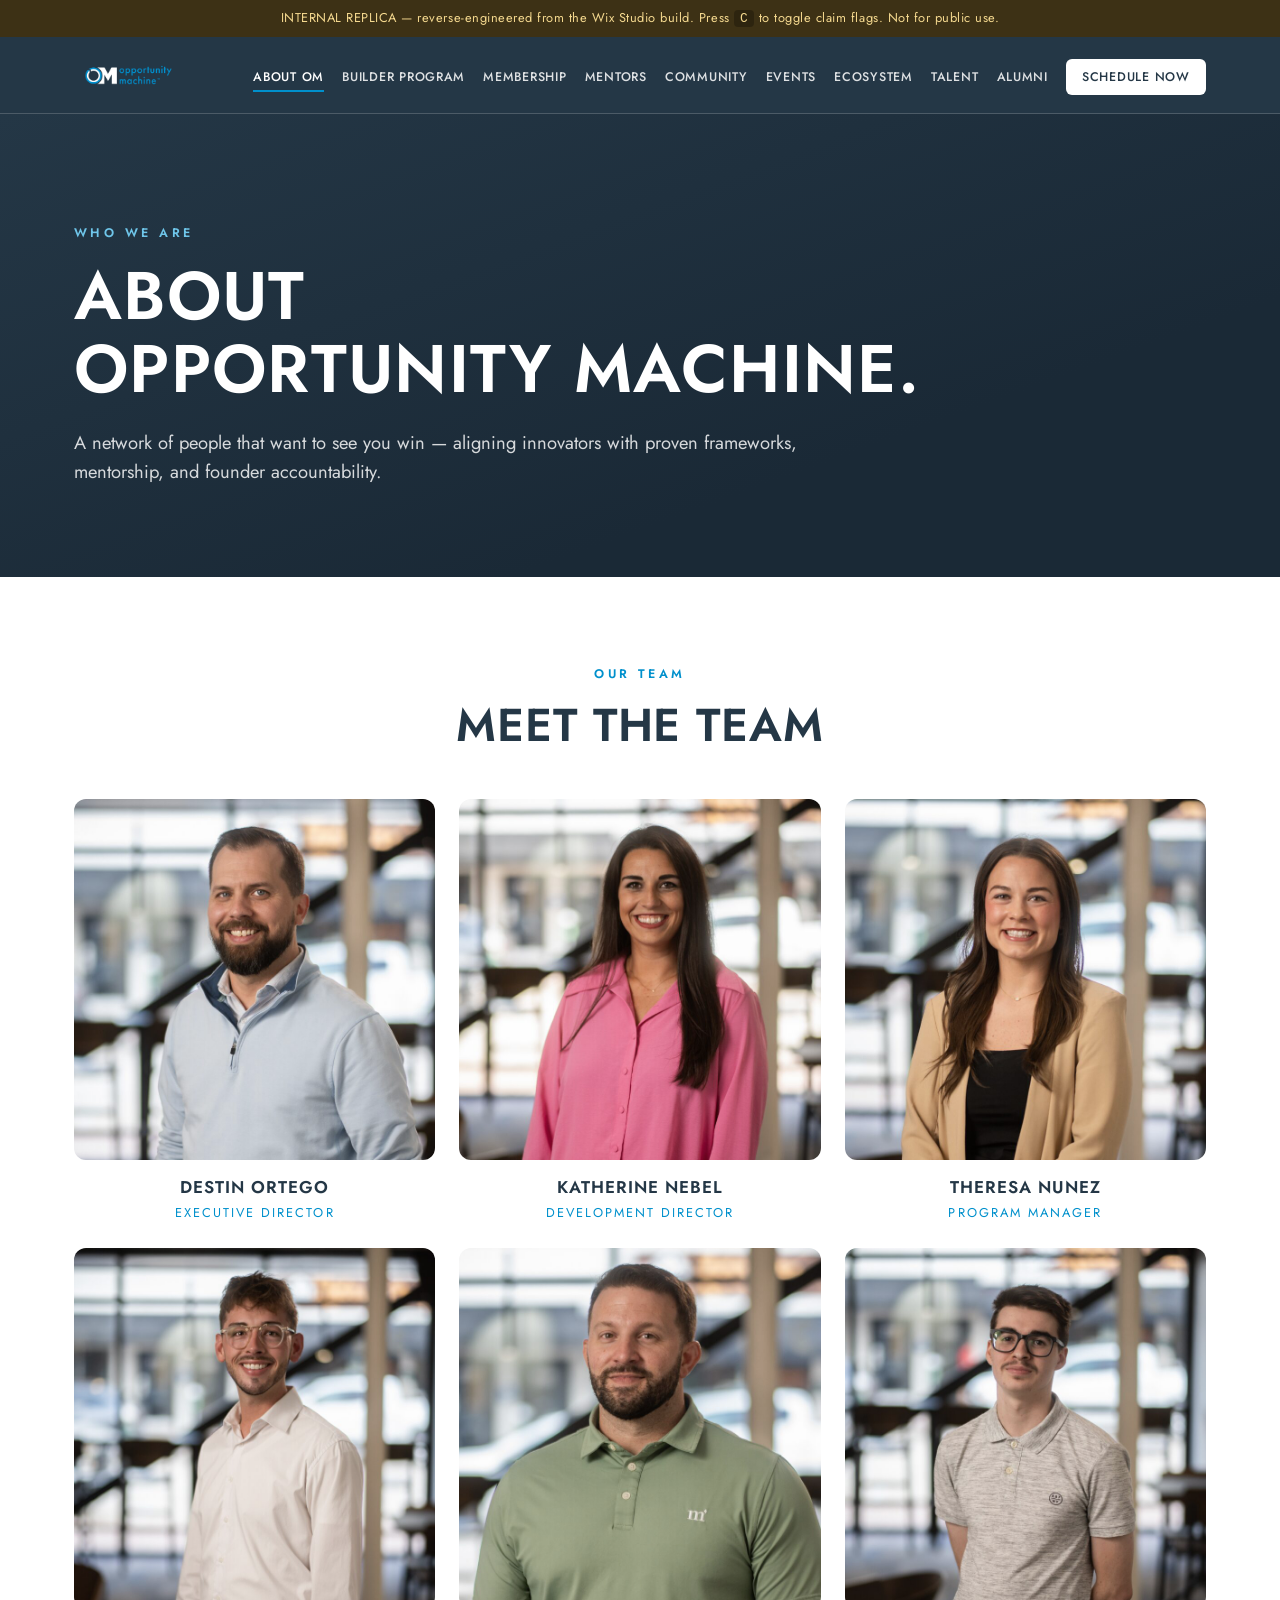
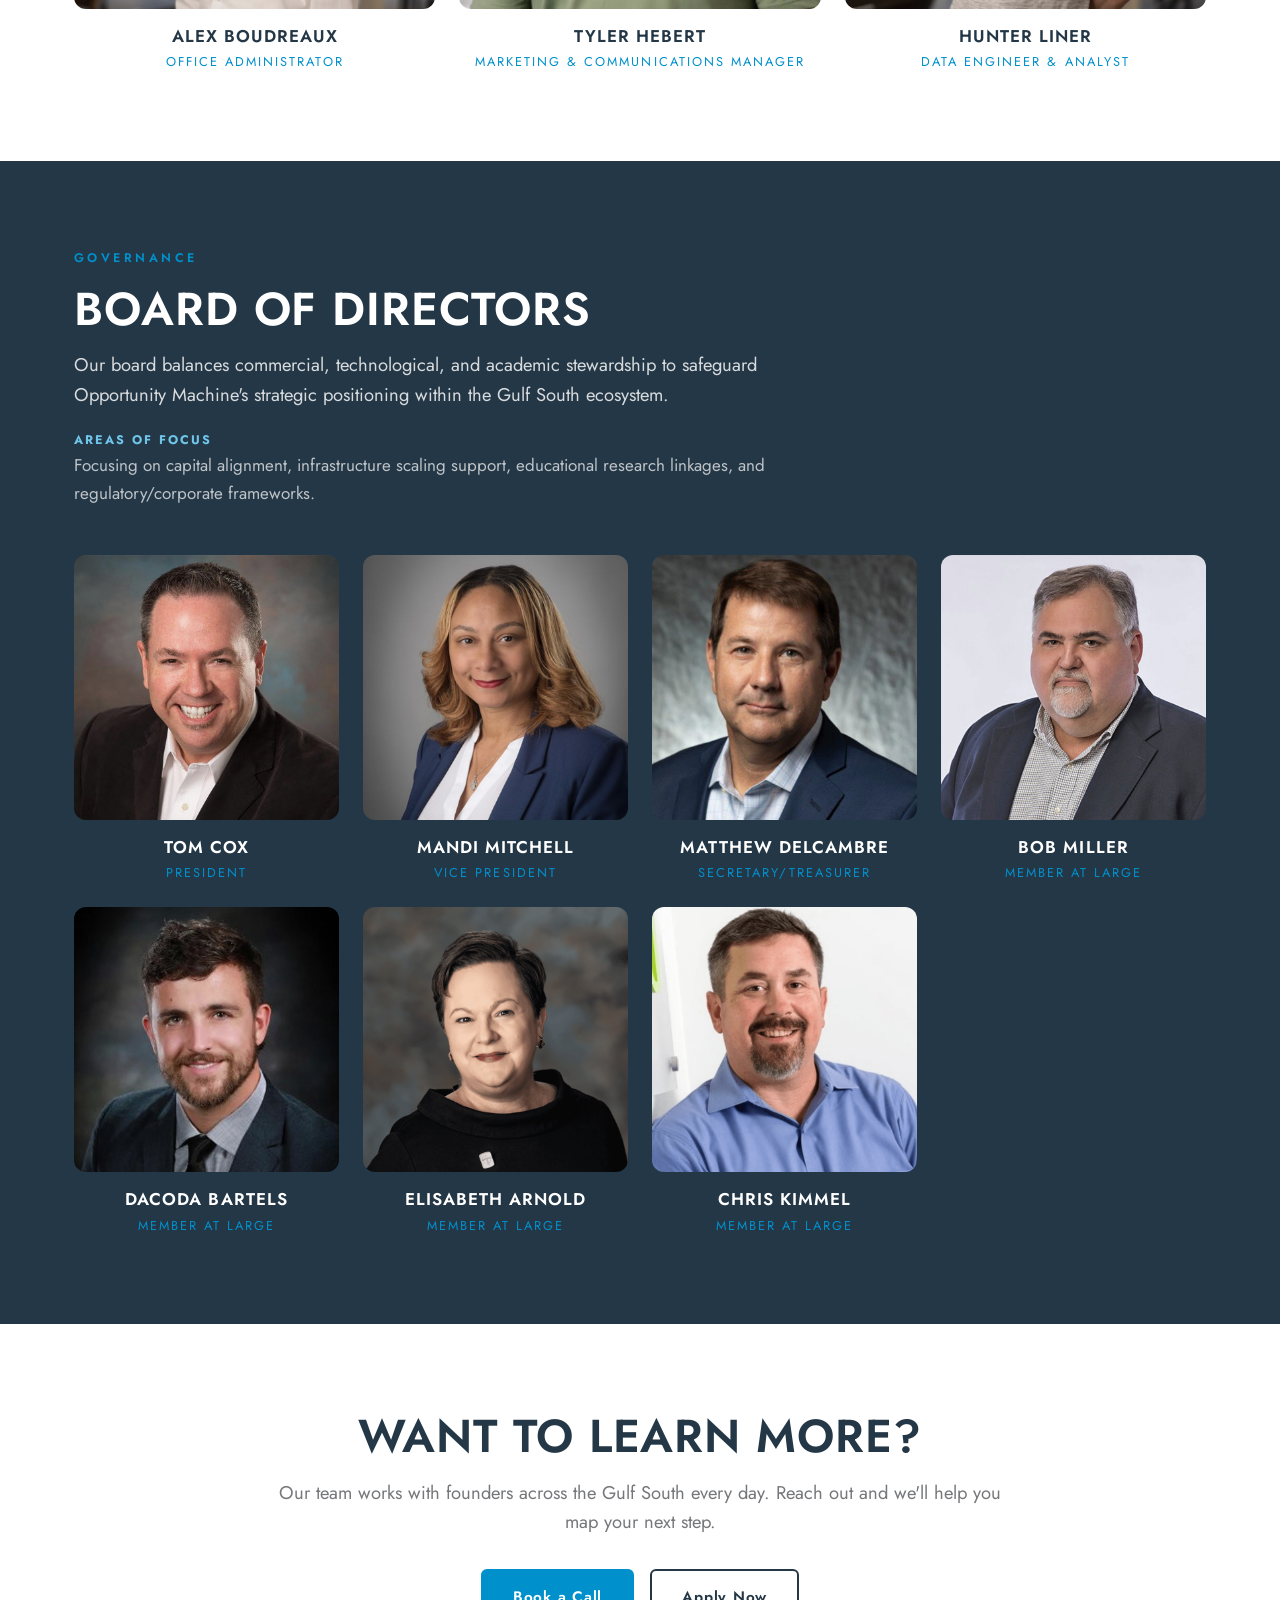
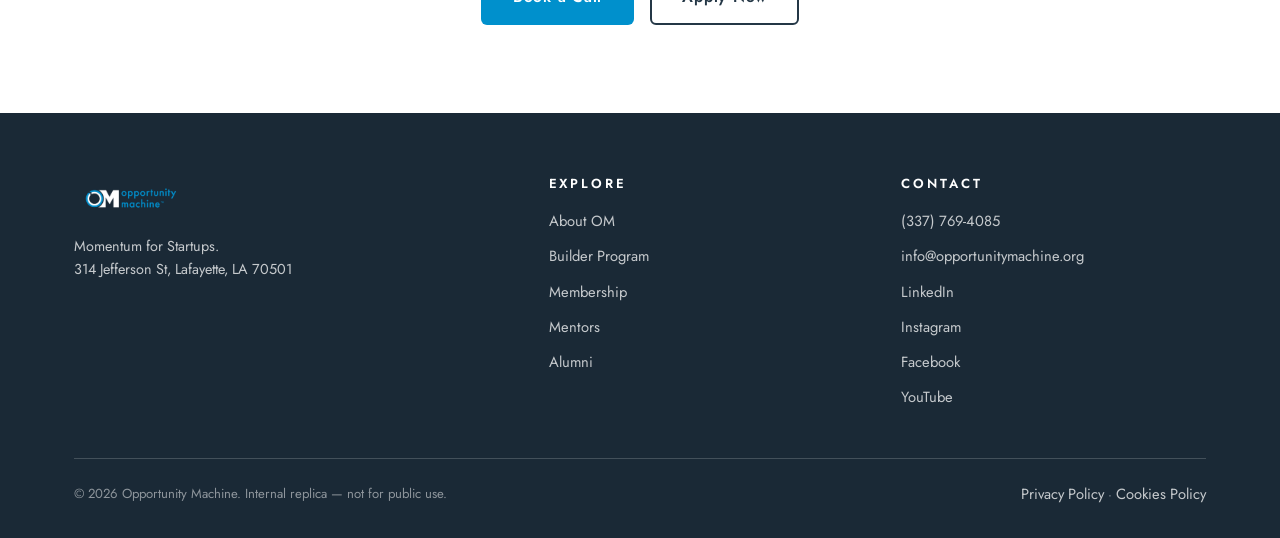
<file: about.html>
<!DOCTYPE html>
<html lang="en">
<head>
<meta charset="UTF-8">
<meta name="viewport" content="width=device-width, initial-scale=1.0">
<title>About OM | Opportunity Machine</title>
<link rel="preconnect" href="https://fonts.googleapis.com">
<link href="https://fonts.googleapis.com/css2?family=Jost:ital,wght@0,400;0,500;0,600;1,400&display=swap" rel="stylesheet">
<link rel="stylesheet" href="styles.css">
</head>
<body>

<div class="replica-banner">INTERNAL REPLICA — reverse-engineered from the Wix Studio build. Press <code>C</code> to toggle claim flags. Not for public use.</div>

<header class="site-header">
  <div class="nav-bar">
    <a class="brand" href="index.html"><img src="assets/om-logo-reversed.png" alt="Opportunity Machine"></a>
    <button class="nav-toggle" aria-label="Menu">&#9776;</button>
    <ul class="nav-links">
      <li><a href="about.html">About OM</a></li>
      <li><a href="builder-program.html">Builder Program</a></li>
      <li><a href="membership.html">Membership</a></li>
      <li><a href="mentors.html">Mentors</a></li>
      <li><a href="community.html">Community</a></li>
      <li><a href="events.html">Events</a></li>
      <li><a href="ecosystem.html">Ecosystem</a></li>
      <li><a href="talent.html">Talent</a></li>
      <li><a href="alumni.html">Alumni</a></li>
      <li><a class="nav-cta" href="contact.html">Schedule Now</a></li>
    </ul>
  </div>
</header>

<main>

<section class="hero on-dark">
  <div class="wrap">
    <span class="kicker">Who We Are</span>
    <h1>About<br>Opportunity Machine.</h1>
    <p class="lede">A network of people that want to see you win — aligning innovators with proven frameworks, mentorship, and founder accountability.</p>
    <!-- Reframed per Destin §19 (ecosystem/network, never the building) and §4 (no "elite"/"premier infrastructure" language). "A network of people that want to see you win" is Destin-agreed verbatim. -->
  </div>
</section>

<!-- TEAM -->
<section>
  <div class="wrap">
    <div class="section-head center">
      <span class="kicker">Our Team</span>
      <h2>Meet the Team</h2>
    </div>
    <div class="grid cols-3">
      <div class="person">
        <img src="assets/team-destin-ortego.jpg" alt="Destin Ortego">
        <div class="name">Destin Ortego</div>
        <div class="role">Executive Director</div>
      </div>
      <div class="person">
        <img src="assets/team-katherine-nebel.jpg" alt="Katherine Nebel">
        <div class="name">Katherine Nebel</div>
        <div class="role">Development Director</div>
      </div>
      <div class="person">
        <img src="assets/team-theresa-nunez.jpg" alt="Theresa Nunez">
        <div class="name">Theresa Nunez</div>
        <div class="role">Program Manager</div>
      </div>
      <div class="person">
        <img src="assets/team-alex-boudreaux.jpg" alt="Alex Boudreaux">
        <div class="name">Alex Boudreaux</div>
        <div class="role">Office Administrator</div>
      </div>
      <div class="person">
        <img src="assets/team-tyler-hebert.jpg" alt="Tyler Hebert">
        <div class="name">Tyler Hebert</div>
        <div class="role">Marketing &amp; Communications Manager</div>
      </div>
      <div class="person">
        <img src="assets/team-hunter-liner.jpg" alt="Hunter Liner">
        <div class="name">Hunter Liner</div>
        <div class="role">Data Engineer &amp; Analyst</div>
      </div>
    </div>
  </div>
</section>

<!-- BOARD -->
<section class="dark on-dark">
  <div class="wrap">
    <div class="section-head">
      <span class="kicker">Governance</span>
      <h2>Board of Directors</h2>
      <p class="lede" style="margin-top:1rem;">Our board balances commercial, technological, and academic stewardship to safeguard Opportunity Machine's strategic positioning within the Gulf South ecosystem.</p>
      <p style="margin-top:1rem;color:rgba(255,255,255,0.7);"><strong style="color:#6fc6ea;letter-spacing:0.16em;text-transform:uppercase;font-size:0.78rem;">Areas of Focus</strong><br>Focusing on capital alignment, infrastructure scaling support, educational research linkages, and regulatory/corporate frameworks.</p>
    </div>
    <div class="grid cols-4">
      <div class="person">
        <img src="assets/board-tom-cox.jpg" alt="Tom Cox">
        <div class="name" style="color:#fff;">Tom Cox</div>
        <div class="role">President</div>
      </div>
      <div class="person">
        <img src="assets/board-mandi-mitchell.jpg" alt="Mandi Mitchell">
        <div class="name" style="color:#fff;">Mandi Mitchell</div>
        <div class="role">Vice President</div>
      </div>
      <div class="person">
        <img src="assets/board-matthew-delcambre.jpg" alt="Matthew Delcambre">
        <div class="name" style="color:#fff;">Matthew Delcambre</div>
        <div class="role">Secretary/Treasurer</div>
      </div>
      <div class="person">
        <img src="assets/board-bob-miller.jpg" alt="Bob Miller">
        <div class="name" style="color:#fff;">Bob Miller</div>
        <div class="role">Member at Large</div>
      </div>
      <div class="person">
        <img src="assets/board-dacoda-bartels.jpg" alt="Dacoda Bartels">
        <div class="name" style="color:#fff;">Dacoda Bartels</div>
        <div class="role">Member at Large</div>
      </div>
      <div class="person">
        <img src="assets/board-elisabeth-arnold.jpg" alt="Elisabeth Arnold">
        <div class="name" style="color:#fff;">Elisabeth Arnold</div>
        <div class="role">Member at Large</div>
      </div>
      <div class="person">
        <img src="assets/board-chris-kimmel.png" alt="Chris Kimmel">
        <div class="name" style="color:#fff;">Chris Kimmel</div>
        <div class="role">Member at Large</div>
      </div>
    </div>
  </div>
</section>

<!-- CTA -->
<section class="center">
  <div class="wrap">
    <h2>Want to learn more?</h2>
    <p class="lede" style="margin:1rem auto 0;">Our team works with founders across the Gulf South every day. Reach out and we'll help you map your next step.</p>
    <div class="cta-row center">
      <a class="btn btn-blue" href="contact.html">Book a Call</a>
      <a class="btn btn-ghost-navy" href="https://form.jotform.com/220684844285060">Apply Now</a>
    </div>
  </div>
</section>

</main>

<footer class="site-footer">
  <div class="wrap">
    <div class="footer-grid">
      <div class="footer-brand">
        <img src="assets/om-logo-reversed.png" alt="Opportunity Machine">
        <p style="font-size:0.9rem;">Momentum for Startups.<br>314 Jefferson St, Lafayette, LA 70501</p>
      </div>
      <div>
        <h3>Explore</h3>
        <ul>
          <li><a href="about.html">About OM</a></li>
          <li><a href="builder-program.html">Builder Program</a></li>
          <li><a href="membership.html">Membership</a></li>
          <li><a href="mentors.html">Mentors</a></li>
          <li><a href="alumni.html">Alumni</a></li>
        </ul>
      </div>
      <div>
        <h3>Contact</h3>
        <ul>
          <li><a href="tel:+13377694085">(337) 769-4085</a></li>
          <li><a href="mailto:info@opportunitymachine.org">info@opportunitymachine.org</a></li>
          <li><a href="https://www.linkedin.com/company/opportunity-machine-om-/">LinkedIn</a></li>
          <li><a href="https://www.instagram.com/opportunitymachine">Instagram</a></li>
          <li><a href="https://www.facebook.com/OpportunityMachine">Facebook</a></li>
          <li><a href="https://www.youtube.com/channel/UCMzGLDjsvISI3G90OEt1ZwA">YouTube</a></li>
        </ul>
      </div>
    </div>
    <div class="footer-bottom">
      <span>© 2026 Opportunity Machine. Internal replica — not for public use.</span>
      <span><a href="#">Privacy Policy</a> · <a href="#">Cookies Policy</a></span>
    </div>
  </div>
</footer>

<script src="main.js"></script>
</body>
</html>
</file>
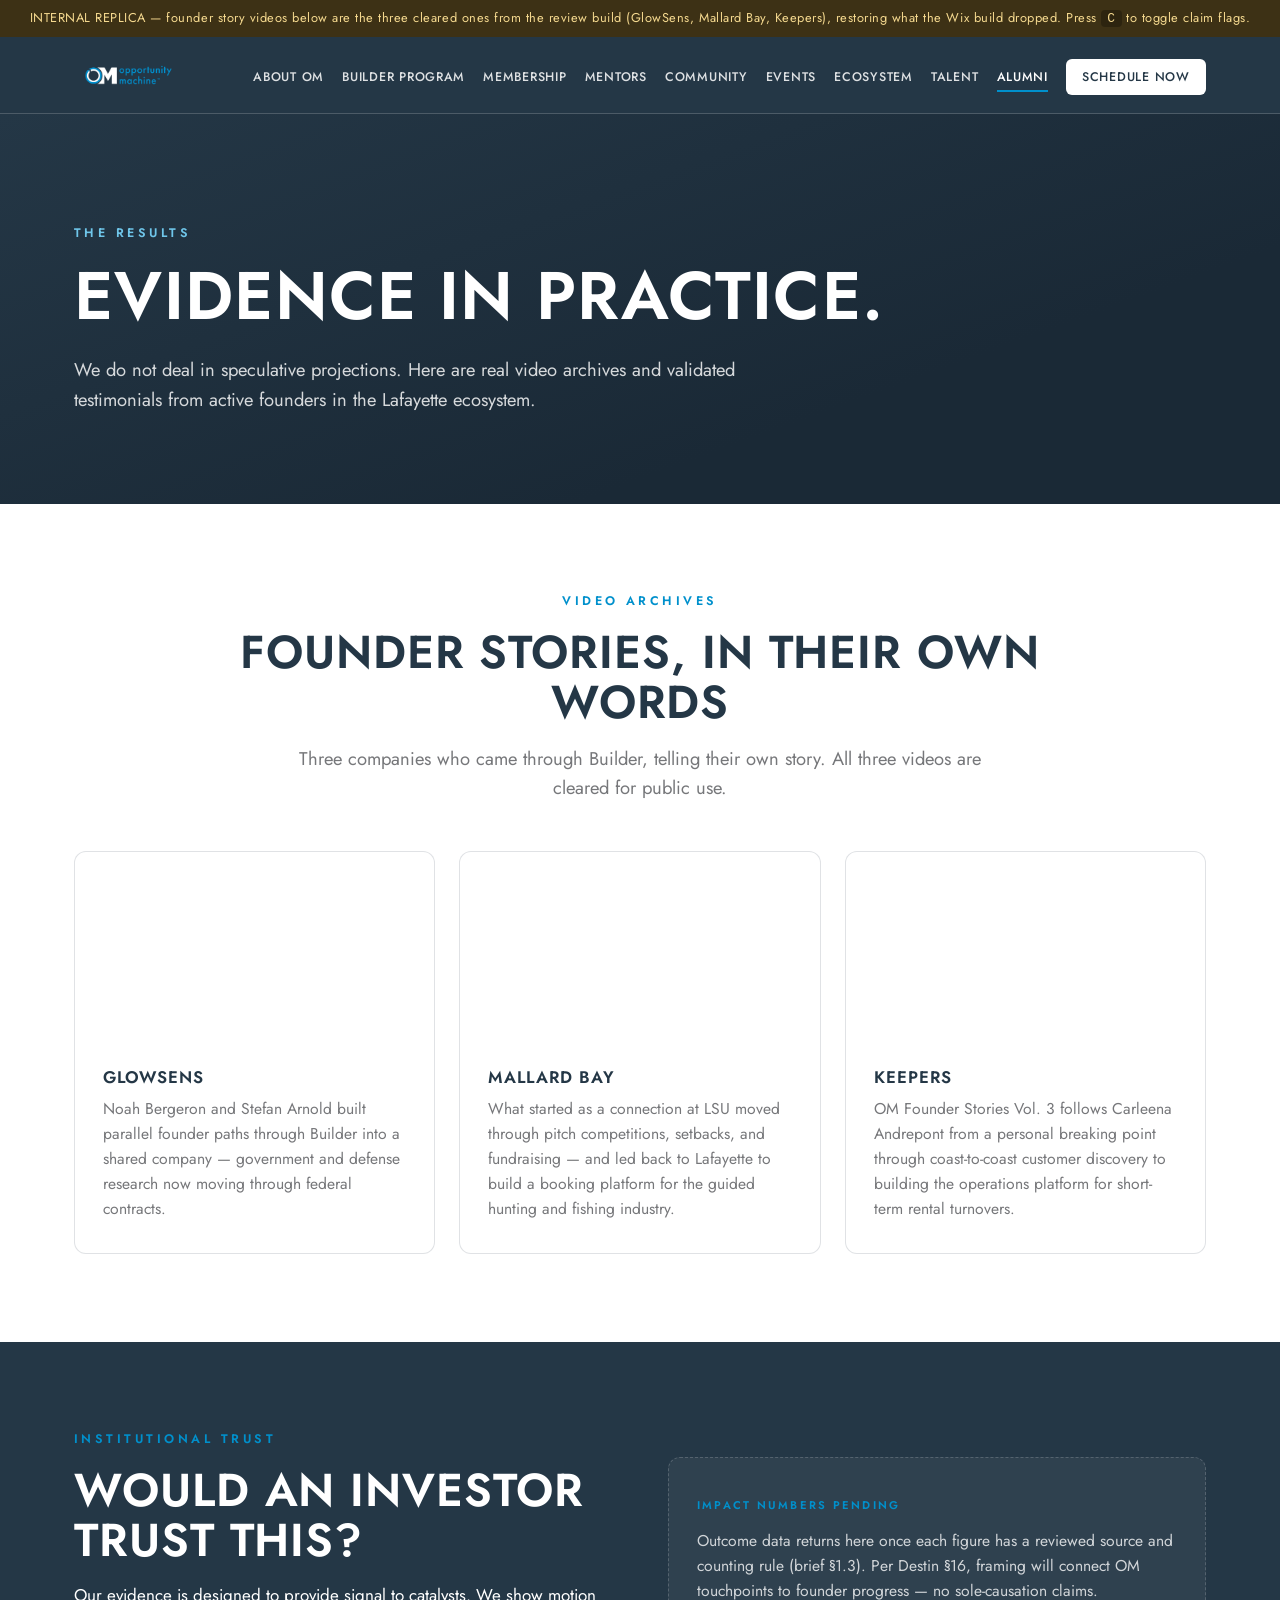
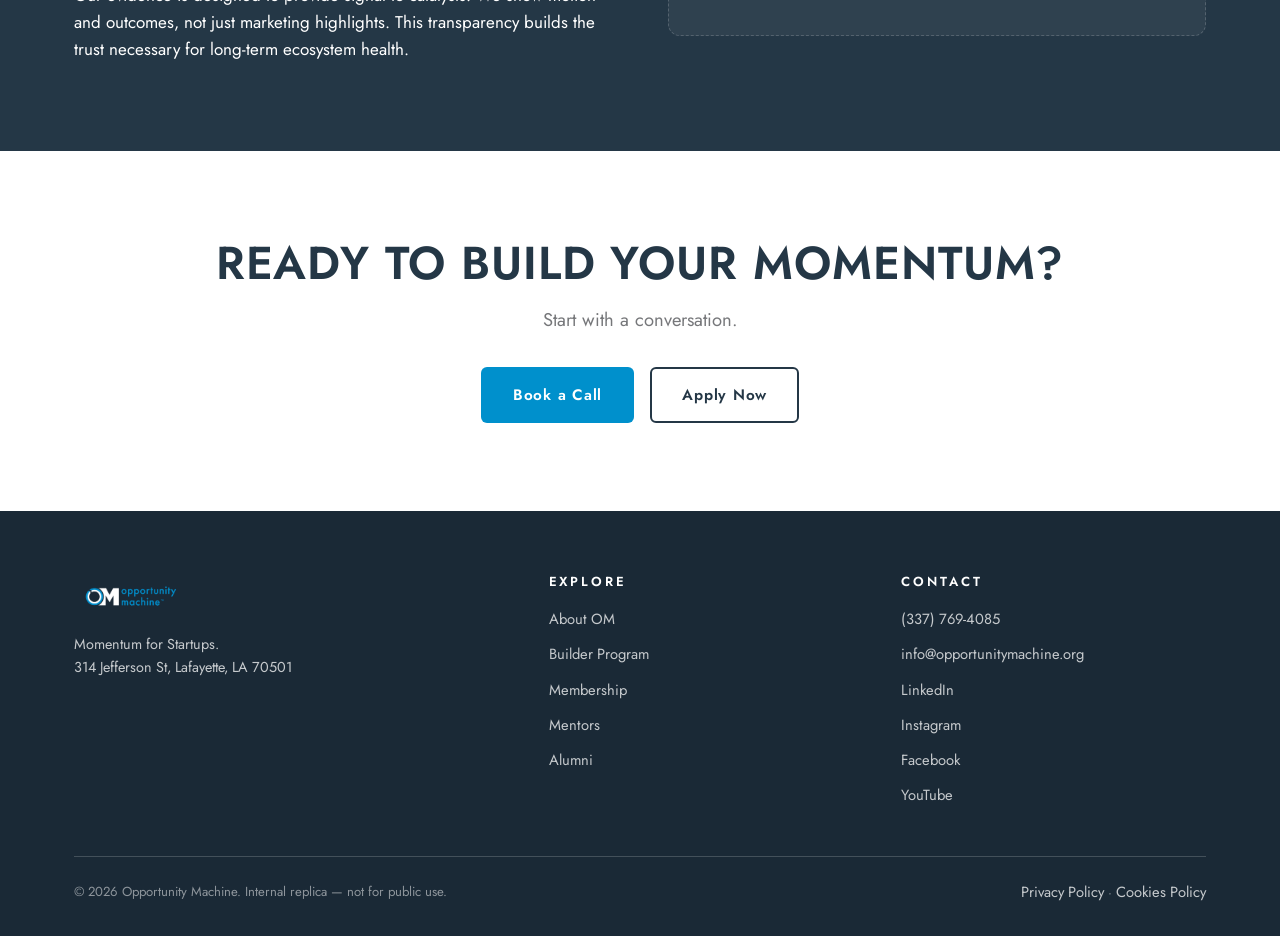
<file: alumni.html>
<!DOCTYPE html>
<html lang="en">
<head>
<meta charset="UTF-8">
<meta name="viewport" content="width=device-width, initial-scale=1.0">
<title>Alumni | Opportunity Machine</title>
<link rel="preconnect" href="https://fonts.googleapis.com">
<link href="https://fonts.googleapis.com/css2?family=Jost:ital,wght@0,400;0,500;0,600;1,400&display=swap" rel="stylesheet">
<link rel="stylesheet" href="styles.css">
</head>
<body>

<div class="replica-banner">INTERNAL REPLICA — founder story videos below are the three cleared ones from the review build (GlowSens, Mallard Bay, Keepers), restoring what the Wix build dropped. Press <code>C</code> to toggle claim flags.</div>

<header class="site-header">
  <div class="nav-bar">
    <a class="brand" href="index.html"><img src="assets/om-logo-reversed.png" alt="Opportunity Machine"></a>
    <button class="nav-toggle" aria-label="Menu">&#9776;</button>
    <ul class="nav-links">
      <li><a href="about.html">About OM</a></li>
      <li><a href="builder-program.html">Builder Program</a></li>
      <li><a href="membership.html">Membership</a></li>
      <li><a href="mentors.html">Mentors</a></li>
      <li><a href="community.html">Community</a></li>
      <li><a href="events.html">Events</a></li>
      <li><a href="ecosystem.html">Ecosystem</a></li>
      <li><a href="talent.html">Talent</a></li>
      <li><a href="alumni.html">Alumni</a></li>
      <li><a class="nav-cta" href="contact.html">Schedule Now</a></li>
    </ul>
  </div>
</header>

<main>

<section class="hero on-dark">
  <div class="wrap">
    <span class="kicker">The Results</span>
    <h1>Evidence in Practice.</h1>
    <p class="lede">We do not deal in speculative projections. Here are real video archives and validated testimonials from active founders in the Lafayette ecosystem.</p>
  </div>
</section>

<!-- Stat bar removed per ROBERT-BUILD-BRIEF §1.3 — impact numbers return only once sourced (Destin keep/kill session + Hunter's reviewed counts). -->

<!-- FOUNDER STORY VIDEOS (cleared for public use 2026-07-02) -->
<section>
  <div class="wrap">
    <div class="section-head center">
      <span class="kicker">Video Archives</span>
      <h2>Founder stories, in their own words</h2>
      <p class="lede" style="margin:1rem auto 0;">Three companies who came through Builder, telling their own story. All three videos are cleared for public use.</p>
    </div>
    <div class="grid cols-3">
      <div class="card">
        <div style="aspect-ratio:16/9;border-radius:8px;overflow:hidden;margin-bottom:14px;"><iframe width="100%" height="100%" src="https://www.youtube.com/embed/yk1Ij-wW_P0" title="OM Founder Stories" frameborder="0" allowfullscreen></iframe></div>
        <h3>GlowSens</h3>
        <p>Noah Bergeron and Stefan Arnold built parallel founder paths through Builder into a shared company — government and defense research now moving through federal contracts.</p>
      </div>
      <div class="card">
        <div style="aspect-ratio:16/9;border-radius:8px;overflow:hidden;margin-bottom:14px;"><iframe width="100%" height="100%" src="https://www.youtube.com/embed/lZ1q1jHbgco" title="Mallard Bay founder story" frameborder="0" allowfullscreen></iframe></div>
        <h3>Mallard Bay</h3>
        <p>What started as a connection at LSU moved through pitch competitions, setbacks, and fundraising — and led back to Lafayette to build a booking platform for the guided hunting and fishing industry.</p>
      </div>
      <div class="card">
        <div style="aspect-ratio:16/9;border-radius:8px;overflow:hidden;margin-bottom:14px;"><iframe width="100%" height="100%" src="https://www.youtube.com/embed/IEixV3f1pME" title="Keepers founder story" frameborder="0" allowfullscreen></iframe></div>
        <h3>Keepers</h3>
        <p>OM Founder Stories Vol. 3 follows Carleena Andrepont from a personal breaking point through coast-to-coast customer discovery to building the operations platform for short-term rental turnovers.</p>
      </div>
    </div>
  </div>
</section>

<!-- INSTITUTIONAL TRUST -->
<section class="dark on-dark">
  <div class="wrap split">
    <div>
      <span class="kicker">Institutional Trust</span>
      <h2>Would an investor trust this?</h2>
      <p style="margin-top:1rem;">Our evidence is designed to provide signal to catalysts. We show motion and outcomes, not just marketing highlights. This transparency builds the trust necessary for long-term ecosystem health.</p>
    </div>
    <div class="card" style="border-style:dashed;">
      <div class="tag">Impact numbers pending</div>
      <p>Outcome data returns here once each figure has a reviewed source and counting rule (brief §1.3). Per Destin §16, framing will connect OM touchpoints to founder progress — no sole-causation claims.</p>
    </div>
  </div>
</section>

<section class="center">
  <div class="wrap">
    <h2>Ready to build your momentum?</h2>
    <p class="lede" style="margin:1rem auto 0;">Start with a conversation.</p>
    <div class="cta-row center">
      <a class="btn btn-blue" href="contact.html">Book a Call</a>
      <a class="btn btn-ghost-navy" href="https://form.jotform.com/220684844285060">Apply Now</a>
    </div>
  </div>
</section>

</main>

<footer class="site-footer">
  <div class="wrap">
    <div class="footer-grid">
      <div class="footer-brand">
        <img src="assets/om-logo-reversed.png" alt="Opportunity Machine">
        <p style="font-size:0.9rem;">Momentum for Startups.<br>314 Jefferson St, Lafayette, LA 70501</p>
      </div>
      <div>
        <h3>Explore</h3>
        <ul>
          <li><a href="about.html">About OM</a></li>
          <li><a href="builder-program.html">Builder Program</a></li>
          <li><a href="membership.html">Membership</a></li>
          <li><a href="mentors.html">Mentors</a></li>
          <li><a href="alumni.html">Alumni</a></li>
        </ul>
      </div>
      <div>
        <h3>Contact</h3>
        <ul>
          <li><a href="tel:+13377694085">(337) 769-4085</a></li>
          <li><a href="mailto:info@opportunitymachine.org">info@opportunitymachine.org</a></li>
          <li><a href="https://www.linkedin.com/company/opportunity-machine-om-/">LinkedIn</a></li>
          <li><a href="https://www.instagram.com/opportunitymachine">Instagram</a></li>
          <li><a href="https://www.facebook.com/OpportunityMachine">Facebook</a></li>
          <li><a href="https://www.youtube.com/channel/UCMzGLDjsvISI3G90OEt1ZwA">YouTube</a></li>
        </ul>
      </div>
    </div>
    <div class="footer-bottom">
      <span>© 2026 Opportunity Machine. Internal replica — not for public use.</span>
      <span><a href="#">Privacy Policy</a> · <a href="#">Cookies Policy</a></span>
    </div>
  </div>
</footer>

<script src="main.js"></script>
</body>
</html>
</file>
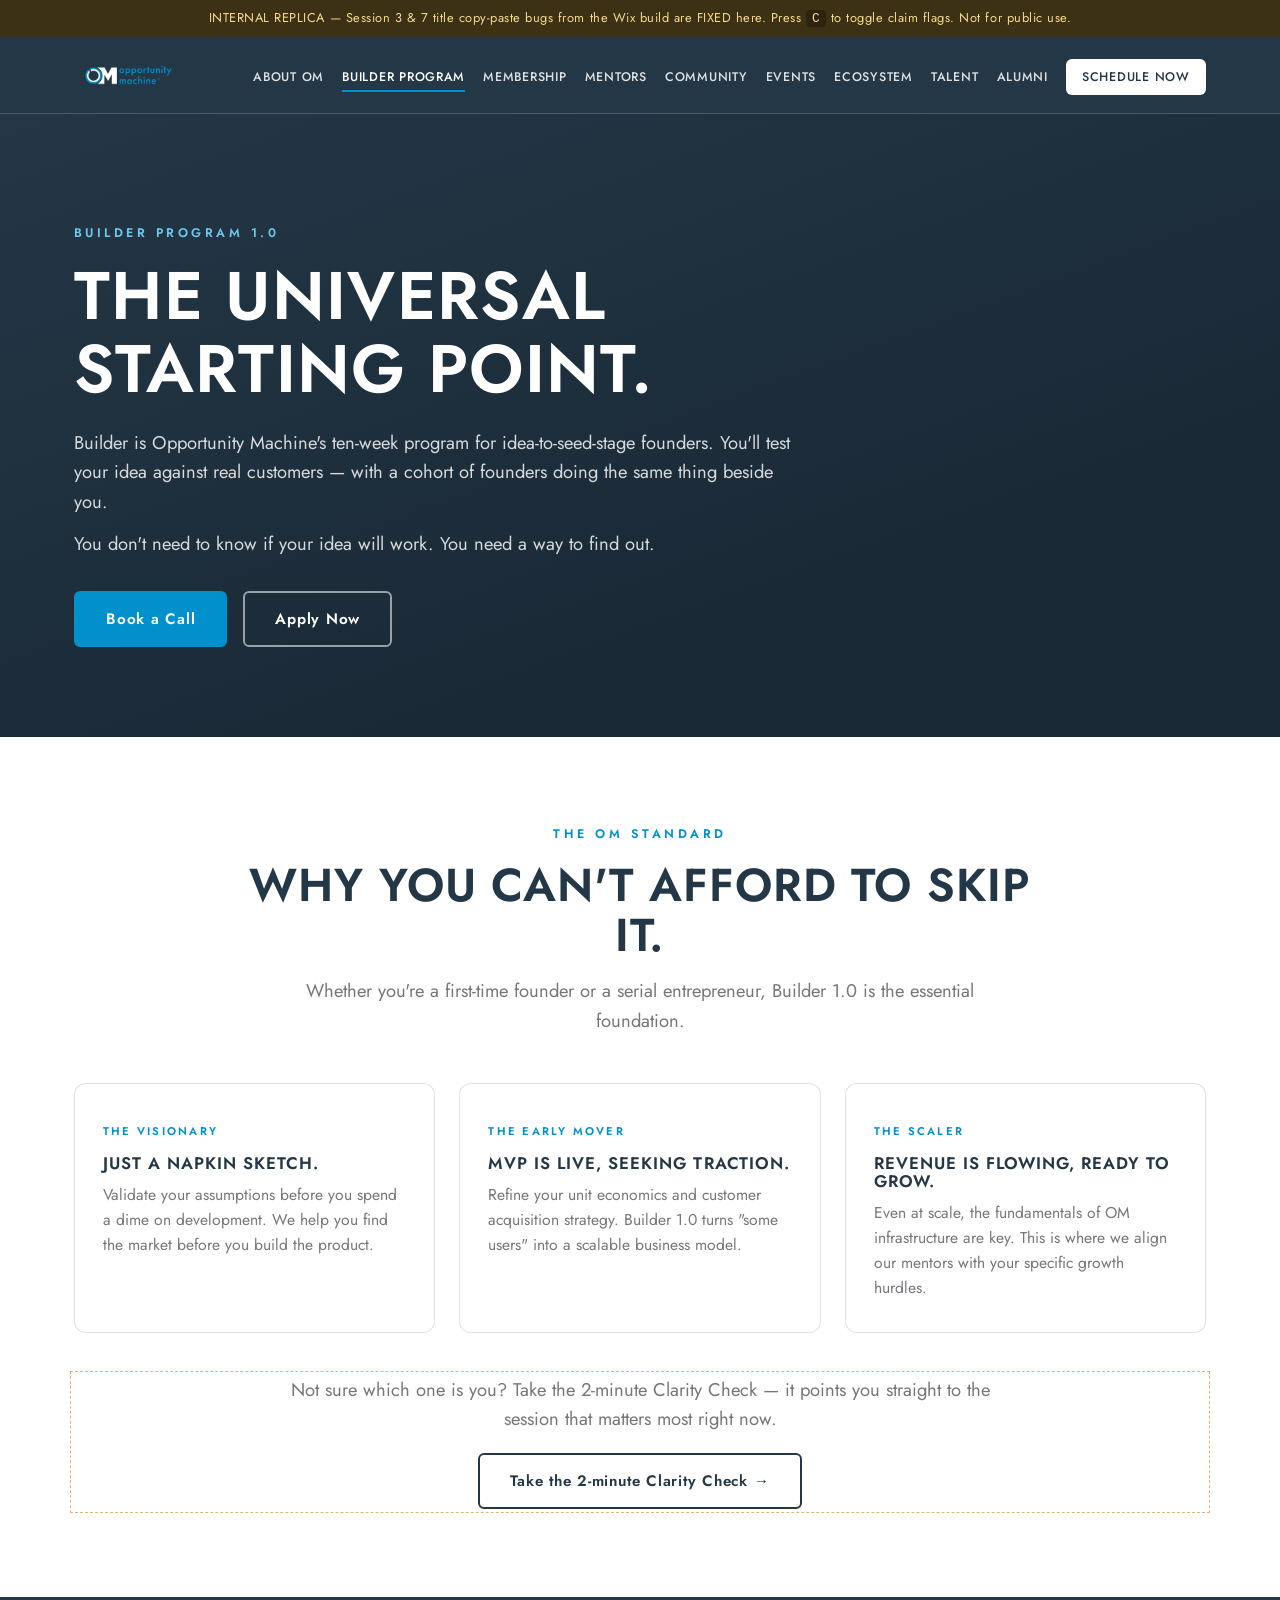
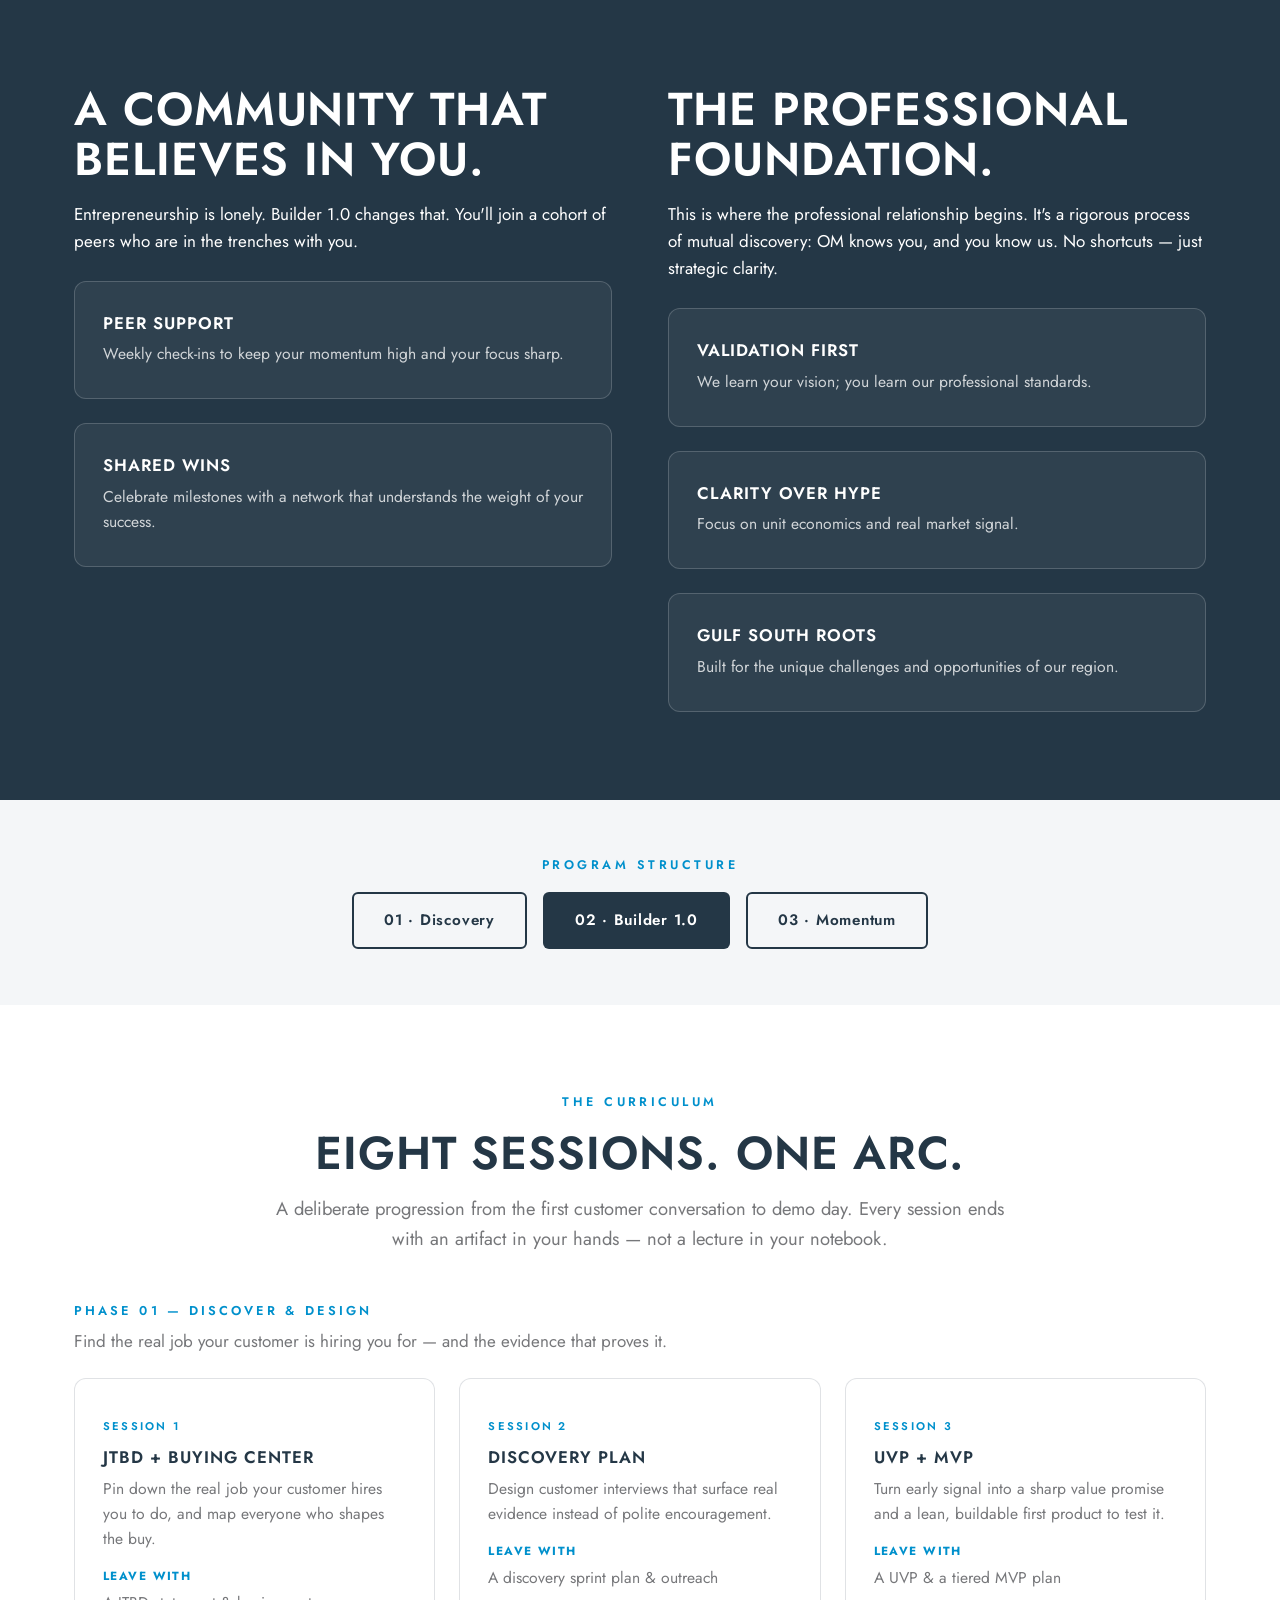
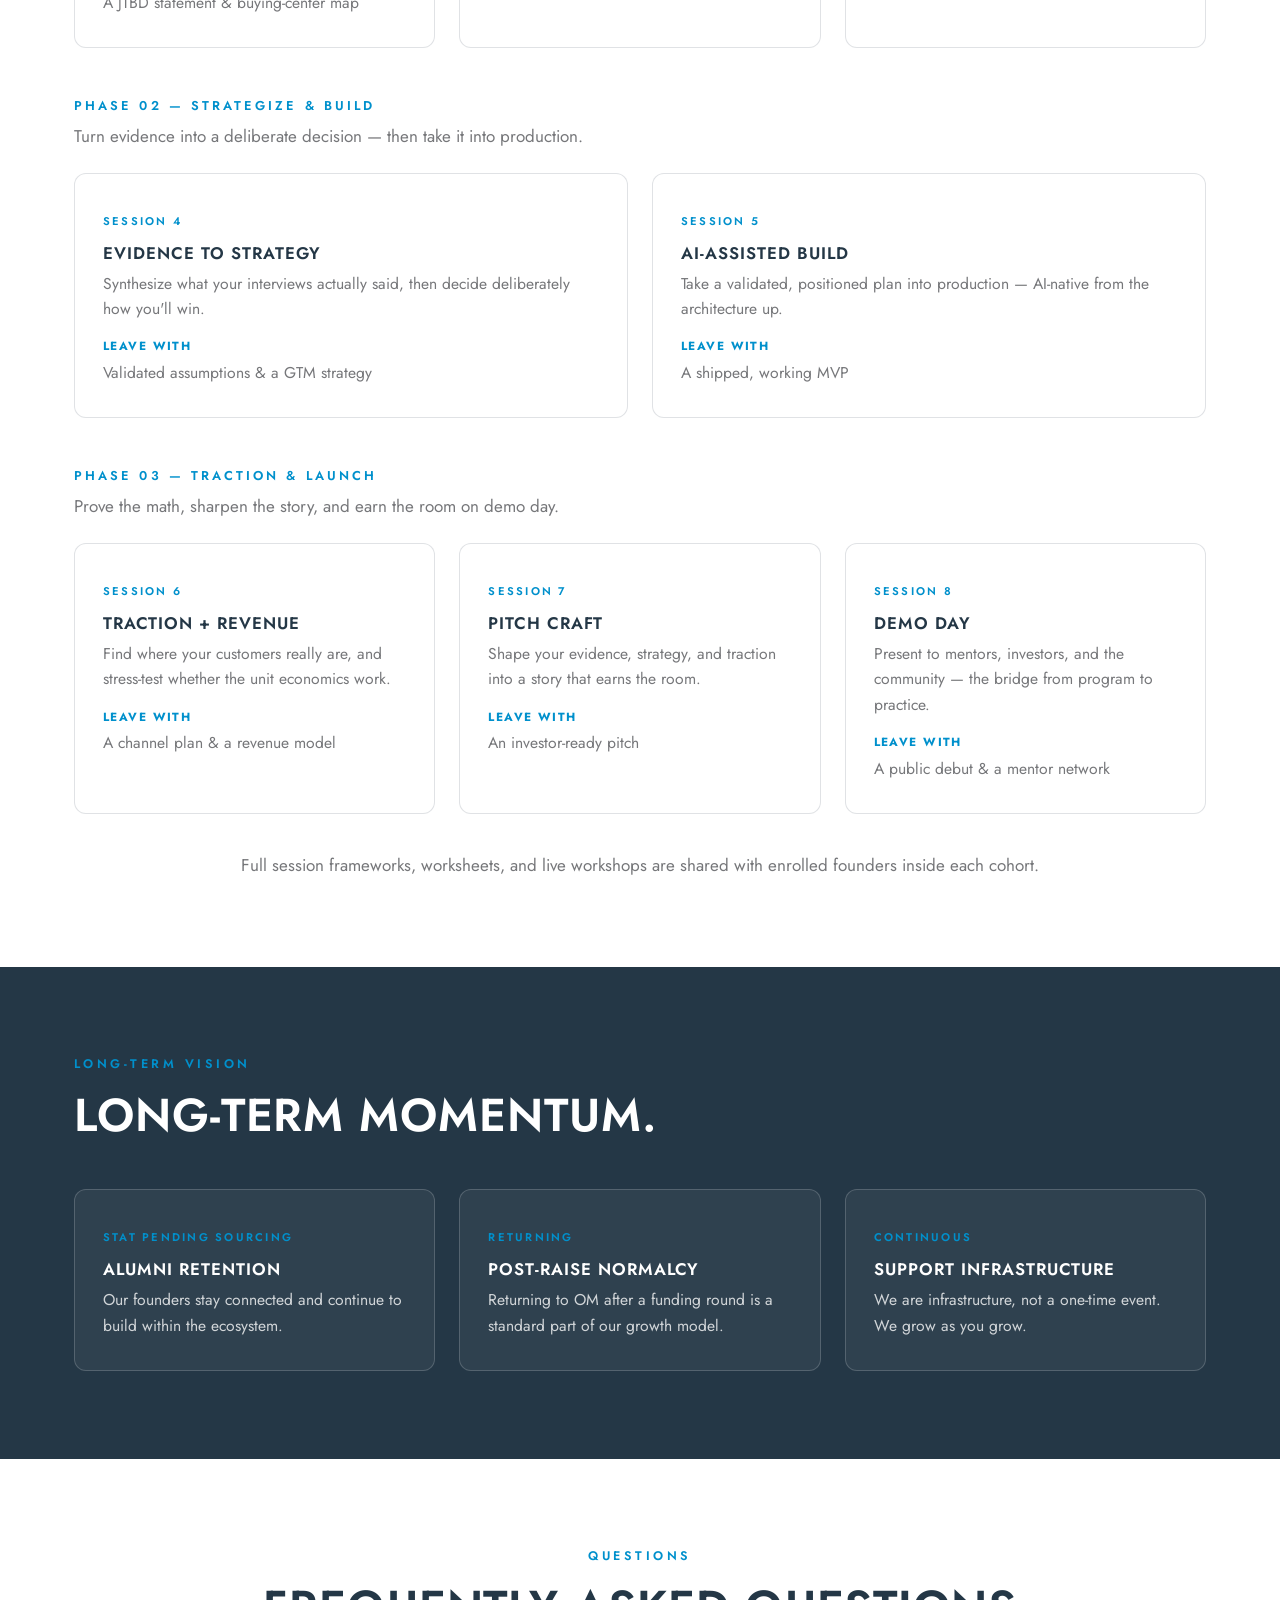
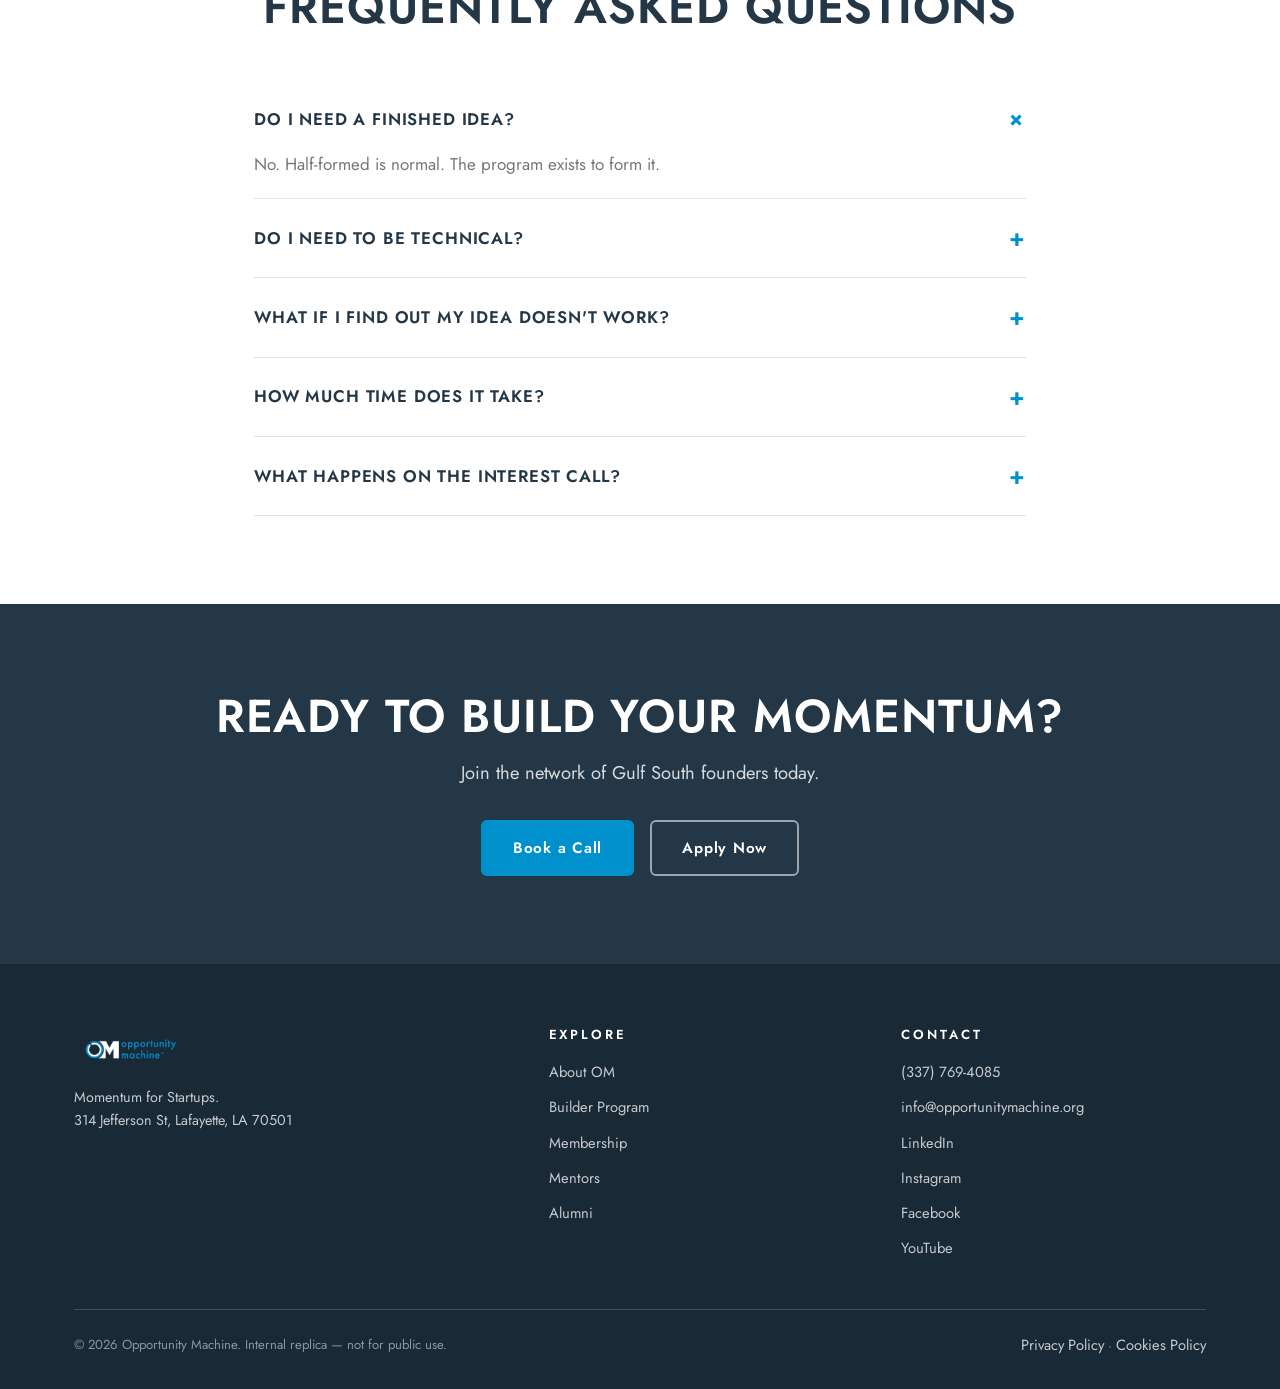
<file: builder-program.html>
<!DOCTYPE html>
<html lang="en">
<head>
<meta charset="UTF-8">
<meta name="viewport" content="width=device-width, initial-scale=1.0">
<title>Builder Program | Opportunity Machine</title>
<link rel="preconnect" href="https://fonts.googleapis.com">
<link href="https://fonts.googleapis.com/css2?family=Jost:ital,wght@0,400;0,500;0,600;1,400&display=swap" rel="stylesheet">
<link rel="stylesheet" href="styles.css">
</head>
<body>

<div class="replica-banner">INTERNAL REPLICA — Session 3 &amp; 7 title copy-paste bugs from the Wix build are FIXED here. Press <code>C</code> to toggle claim flags. Not for public use.</div>

<header class="site-header">
  <div class="nav-bar">
    <a class="brand" href="index.html"><img src="assets/om-logo-reversed.png" alt="Opportunity Machine"></a>
    <button class="nav-toggle" aria-label="Menu">&#9776;</button>
    <ul class="nav-links">
      <li><a href="about.html">About OM</a></li>
      <li><a href="builder-program.html">Builder Program</a></li>
      <li><a href="membership.html">Membership</a></li>
      <li><a href="mentors.html">Mentors</a></li>
      <li><a href="community.html">Community</a></li>
      <li><a href="events.html">Events</a></li>
      <li><a href="ecosystem.html">Ecosystem</a></li>
      <li><a href="talent.html">Talent</a></li>
      <li><a href="alumni.html">Alumni</a></li>
      <li><a class="nav-cta" href="contact.html">Schedule Now</a></li>
    </ul>
  </div>
</header>

<main>

<section class="hero on-dark">
  <div class="wrap">
    <span class="kicker">Builder Program 1.0</span>
    <h1>The Universal<br>Starting Point.</h1>
    <p class="lede">Builder is Opportunity Machine's ten-week program for idea-to-seed-stage founders. You'll test your idea against real customers — with a cohort of founders doing the same thing beside you.</p>
    <p class="lede" style="margin-top:0.8rem;">You don't need to know if your idea will work. You need a way to find out.</p>
    <div class="cta-row"><a class="btn btn-blue" href="contact.html">Book a Call</a><a class="btn btn-ghost" href="https://form.jotform.com/220684844285060">Apply Now</a></div>
  </div>
</section>

<!-- PERSONAS -->
<section>
  <div class="wrap">
    <div class="section-head center">
      <span class="kicker">The OM Standard</span>
      <h2>Why you can't afford to skip it.</h2>
      <p class="lede" style="margin:1rem auto 0;">Whether you're a first-time founder or a serial entrepreneur, Builder 1.0 is the essential foundation.</p>
    </div>
    <div class="grid cols-3">
      <div class="card">
        <div class="tag">The Visionary</div>
        <h3>Just a Napkin Sketch.</h3>
        <p>Validate your assumptions before you spend a dime on development. We help you find the market before you build the product.</p>
      </div>
      <div class="card">
        <div class="tag">The Early Mover</div>
        <h3>MVP Is Live, Seeking Traction.</h3>
        <p>Refine your unit economics and customer acquisition strategy. Builder 1.0 turns "some users" into a scalable business model.</p>
      </div>
      <div class="card">
        <div class="tag">The Scaler</div>
        <h3>Revenue Is Flowing, Ready to Grow.</h3>
        <p>Even at scale, the fundamentals of OM infrastructure are key. This is where we align our mentors with your specific growth hurdles.</p>
      </div>
    </div>
    <div class="center claim-flag" style="margin-top:2.6rem;">
      <p class="lede" style="margin:0 auto 1.2rem;">Not sure which one is you? Take the 2-minute Clarity Check — it points you straight to the session that matters most right now.</p>
      <a class="btn btn-ghost-navy" href="clarity-check.html">Take the 2-minute Clarity Check &rarr;</a>
    </div>
  </div>
</section>

<!-- COMMUNITY / FOUNDATION -->
<section class="dark on-dark">
  <div class="wrap grid cols-2" style="gap:56px;">
    <div>
      <h2>A community that believes in you.</h2>
      <p style="margin-top:1rem;">Entrepreneurship is lonely. Builder 1.0 changes that. You'll join a cohort of peers who are in the trenches with you.</p>
      <div class="grid" style="margin-top:1.6rem;">
        <div class="card"><h3>Peer Support</h3><p>Weekly check-ins to keep your momentum high and your focus sharp.</p></div>
        <div class="card"><h3>Shared Wins</h3><p>Celebrate milestones with a network that understands the weight of your success.</p></div>
      </div>
    </div>
    <div>
      <h2>The professional foundation.</h2>
      <p style="margin-top:1rem;">This is where the professional relationship begins. It's a rigorous process of mutual discovery: OM knows you, and you know us. No shortcuts — just strategic clarity.</p>
      <div class="grid" style="margin-top:1.6rem;">
        <div class="card"><h3>Validation First</h3><p>We learn your vision; you learn our professional standards.</p></div>
        <div class="card"><h3>Clarity Over Hype</h3><p>Focus on unit economics and real market signal.</p></div>
        <div class="card"><h3>Gulf South Roots</h3><p>Built for the unique challenges and opportunities of our region.</p></div>
      </div>
    </div>
  </div>
</section>

<!-- PROGRAM STRUCTURE -->
<section class="tight dim">
  <div class="wrap center">
    <span class="kicker">Program Structure</span>
    <div class="cta-row center" style="margin-top:1rem;">
      <span class="btn btn-ghost-navy" style="cursor:default;">01 · Discovery</span>
      <span class="btn btn-navy" style="cursor:default;">02 · Builder 1.0</span>
      <span class="btn btn-ghost-navy" style="cursor:default;">03 · Momentum</span>
    </div>
  </div>
</section>

<!-- CURRICULUM -->
<section>
  <div class="wrap">
    <div class="section-head center">
      <span class="kicker">The Curriculum</span>
      <h2>Eight Sessions. One Arc.</h2>
      <p class="lede" style="margin:1rem auto 0;">A deliberate progression from the first customer conversation to demo day. Every session ends with an artifact in your hands — not a lecture in your notebook.</p>
    </div>

    <div class="phase-label" style="color:var(--blue);">Phase 01 — Discover &amp; Design</div>
    <p style="color:var(--gray);margin-bottom:1.4rem;">Find the real job your customer is hiring you for — and the evidence that proves it.</p>
    <div class="grid cols-3" style="margin-bottom:3rem;">
      <div class="card">
        <div class="tag">Session 1</div>
        <h3>JTBD + Buying Center</h3>
        <p>Pin down the real job your customer hires you to do, and map everyone who shapes the buy.</p>
        <p class="leave-with"><strong>Leave with</strong>A JTBD statement &amp; buying-center map</p>
      </div>
      <div class="card">
        <div class="tag">Session 2</div>
        <h3>Discovery Plan</h3>
        <p>Design customer interviews that surface real evidence instead of polite encouragement.</p>
        <p class="leave-with"><strong>Leave with</strong>A discovery sprint plan &amp; outreach</p>
      </div>
      <div class="card">
        <div class="tag">Session 3</div>
        <!-- FIXED: Wix build mistitled this "MEASURE + TEST NEXT" (Session 7's title) -->
        <h3>UVP + MVP</h3>
        <p>Turn early signal into a sharp value promise and a lean, buildable first product to test it.</p>
        <p class="leave-with"><strong>Leave with</strong>A UVP &amp; a tiered MVP plan</p>
      </div>
    </div>

    <div class="phase-label" style="color:var(--blue);">Phase 02 — Strategize &amp; Build</div>
    <p style="color:var(--gray);margin-bottom:1.4rem;">Turn evidence into a deliberate decision — then take it into production.</p>
    <div class="grid cols-2" style="margin-bottom:3rem;">
      <div class="card">
        <div class="tag">Session 4</div>
        <h3>Evidence to Strategy</h3>
        <p>Synthesize what your interviews actually said, then decide deliberately how you'll win.</p>
        <p class="leave-with"><strong>Leave with</strong>Validated assumptions &amp; a GTM strategy</p>
      </div>
      <div class="card">
        <div class="tag">Session 5</div>
        <h3>AI-Assisted Build</h3>
        <p>Take a validated, positioned plan into production — AI-native from the architecture up.</p>
        <p class="leave-with"><strong>Leave with</strong>A shipped, working MVP</p>
      </div>
    </div>

    <div class="phase-label" style="color:var(--blue);">Phase 03 — Traction &amp; Launch</div>
    <p style="color:var(--gray);margin-bottom:1.4rem;">Prove the math, sharpen the story, and earn the room on demo day.</p>
    <div class="grid cols-3">
      <div class="card">
        <div class="tag">Session 6</div>
        <h3>Traction + Revenue</h3>
        <p>Find where your customers really are, and stress-test whether the unit economics work.</p>
        <p class="leave-with"><strong>Leave with</strong>A channel plan &amp; a revenue model</p>
      </div>
      <div class="card">
        <div class="tag">Session 7</div>
        <!-- FIXED: Wix build mistitled this "AI-ASSISTED BUILD" (Session 5's title) -->
        <h3>Pitch Craft</h3>
        <p>Shape your evidence, strategy, and traction into a story that earns the room.</p>
        <p class="leave-with"><strong>Leave with</strong>An investor-ready pitch</p>
      </div>
      <div class="card">
        <div class="tag">Session 8</div>
        <h3>Demo Day</h3>
        <p>Present to mentors, investors, and the community — the bridge from program to practice.</p>
        <p class="leave-with"><strong>Leave with</strong>A public debut &amp; a mentor network</p>
      </div>
    </div>

    <p class="center" style="margin-top:2.4rem;color:var(--gray);">Full session frameworks, worksheets, and live workshops are shared with enrolled founders inside each cohort.</p>
  </div>
</section>

<!-- LONG-TERM -->
<section class="dark on-dark">
  <div class="wrap">
    <div class="section-head">
      <span class="kicker">Long-Term Vision</span>
      <h2>Long-Term Momentum.</h2>
    </div>
    <div class="grid cols-3">
      <div class="card">
        <div class="tag">Stat pending sourcing</div>
        <h3>Alumni Retention</h3>
        <p>Our founders stay connected and continue to build within the ecosystem.</p>
      </div>
      <div class="card">
        <div class="tag">Returning</div>
        <h3>Post-Raise Normalcy</h3>
        <p>Returning to OM after a funding round is a standard part of our growth model.</p>
      </div>
      <div class="card">
        <div class="tag">Continuous</div>
        <h3>Support Infrastructure</h3>
        <p>We are infrastructure, not a one-time event. We grow as you grow.</p>
      </div>
    </div>
  </div>
</section>

<!-- FAQ -->
<section>
  <div class="wrap" style="max-width:820px;">
    <div class="section-head center">
      <span class="kicker">Questions</span>
      <h2>Frequently Asked Questions</h2>
    </div>
    <div class="faq">
      <details open>
        <summary>Do I need a finished idea?</summary>
        <p>No. Half-formed is normal. The program exists to form it.</p>
      </details>
      <details>
        <summary>Do I need to be technical?</summary>
        <p>No. Over 70% of the founders we work with don't have technical backgrounds — and OM's Technical Support Programs exist to bridge exactly that gap.</p>
      </details>
      <details>
        <summary>What if I find out my idea doesn't work?</summary>
        <p>That's a real outcome we're proud of. You leave knowing your first idea wasn't it — with your savings intact and a sharper eye for the next one.</p>
      </details>
      <details>
        <summary>How much time does it take?</summary>
        <p>Ten weeks: weekly working sessions with your cohort, plus real customer conversations between sessions.</p>
      </details>
      <details>
        <summary>What happens on the interest call?</summary>
        <p>A twenty-minute conversation, not a test. Tell us where you are — we'll tell you honestly whether Builder is the right next step, and point you to what is if it isn't.</p>
      </details>
    </div>
  </div>
</section>

<!-- FINAL CTA -->
<section class="dark on-dark center">
  <div class="wrap">
    <h2>Ready to build your momentum?</h2>
    <p class="lede" style="margin:1rem auto 0;">Join the network of Gulf South founders today.</p>
    <div class="cta-row center">
      <a class="btn btn-blue" href="contact.html">Book a Call</a>
      <a class="btn btn-ghost" href="https://form.jotform.com/220684844285060">Apply Now</a>
    </div>
  </div>
</section>

</main>

<footer class="site-footer">
  <div class="wrap">
    <div class="footer-grid">
      <div class="footer-brand">
        <img src="assets/om-logo-reversed.png" alt="Opportunity Machine">
        <p style="font-size:0.9rem;">Momentum for Startups.<br>314 Jefferson St, Lafayette, LA 70501</p>
      </div>
      <div>
        <h3>Explore</h3>
        <ul>
          <li><a href="about.html">About OM</a></li>
          <li><a href="builder-program.html">Builder Program</a></li>
          <li><a href="membership.html">Membership</a></li>
          <li><a href="mentors.html">Mentors</a></li>
          <li><a href="alumni.html">Alumni</a></li>
        </ul>
      </div>
      <div>
        <h3>Contact</h3>
        <ul>
          <li><a href="tel:+13377694085">(337) 769-4085</a></li>
          <li><a href="mailto:info@opportunitymachine.org">info@opportunitymachine.org</a></li>
          <li><a href="https://www.linkedin.com/company/opportunity-machine-om-/">LinkedIn</a></li>
          <li><a href="https://www.instagram.com/opportunitymachine">Instagram</a></li>
          <li><a href="https://www.facebook.com/OpportunityMachine">Facebook</a></li>
          <li><a href="https://www.youtube.com/channel/UCMzGLDjsvISI3G90OEt1ZwA">YouTube</a></li>
        </ul>
      </div>
    </div>
    <div class="footer-bottom">
      <span>© 2026 Opportunity Machine. Internal replica — not for public use.</span>
      <span><a href="#">Privacy Policy</a> · <a href="#">Cookies Policy</a></span>
    </div>
  </div>
</footer>

<script src="main.js"></script>
</body>
</html>
</file>
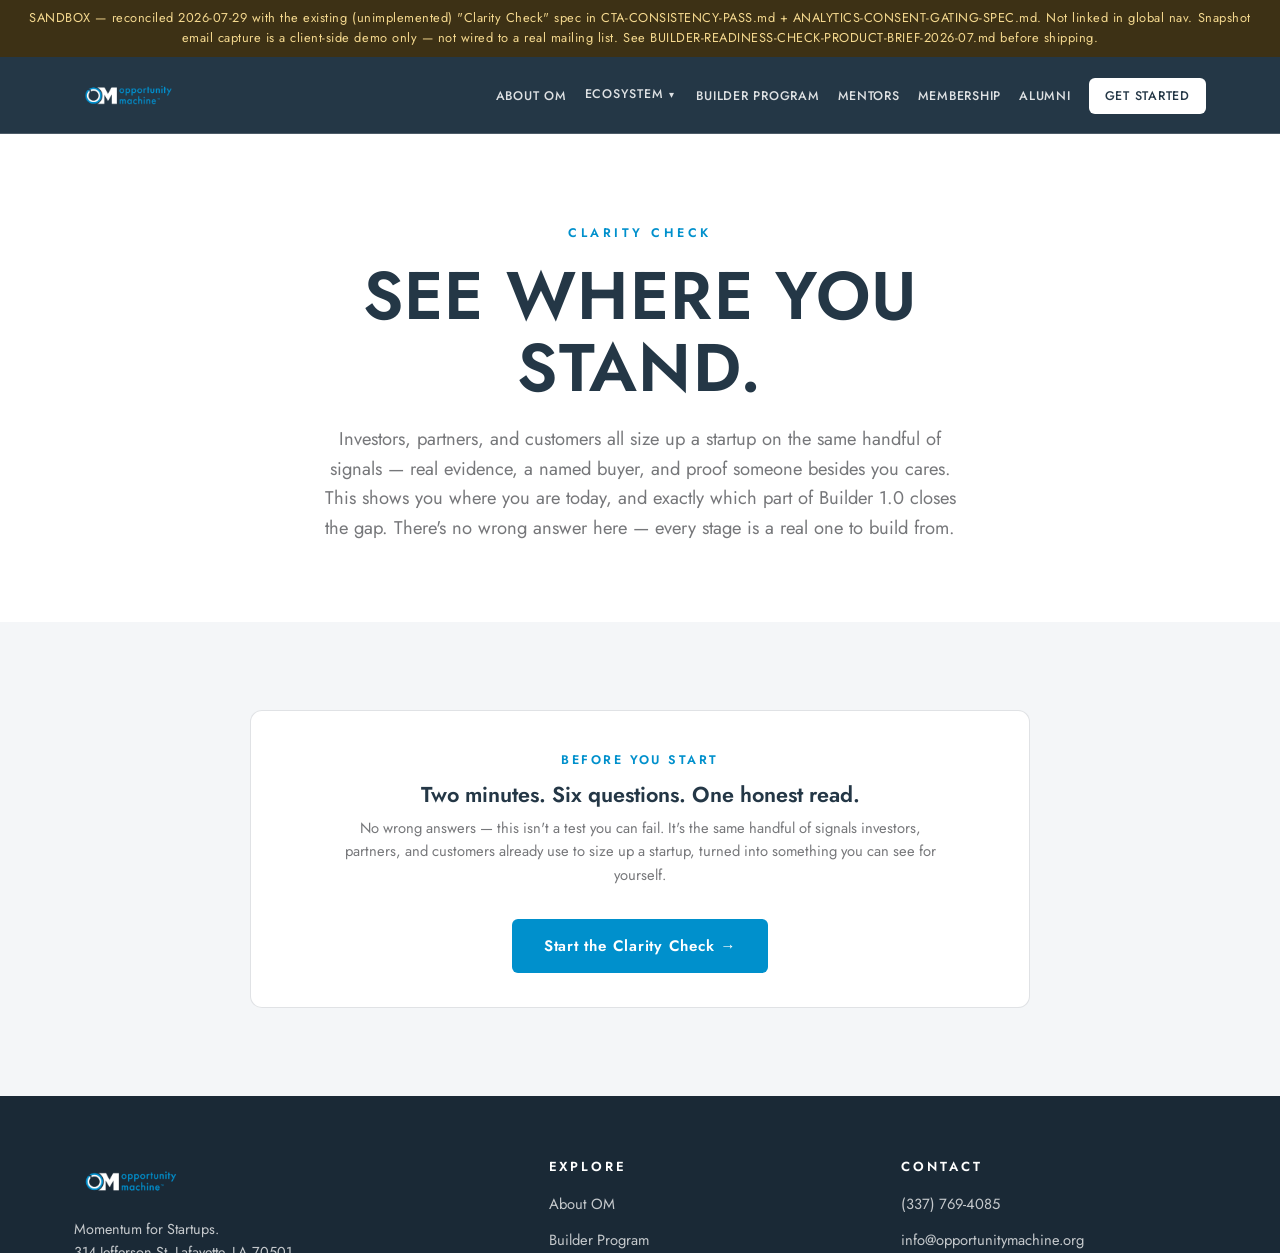
<file: builder-readiness-check.html>
<!DOCTYPE html>
<html lang="en">
<head>
<meta charset="UTF-8">
<meta http-equiv="refresh" content="0; url=clarity-check.html">
<title>Moved — Clarity Check | Opportunity Machine</title>
<link rel="canonical" href="clarity-check.html">
</head>
<body>
<p>This page moved. Continue to <a href="clarity-check.html">the Clarity Check</a>.</p>
</body>
</html>
</file>
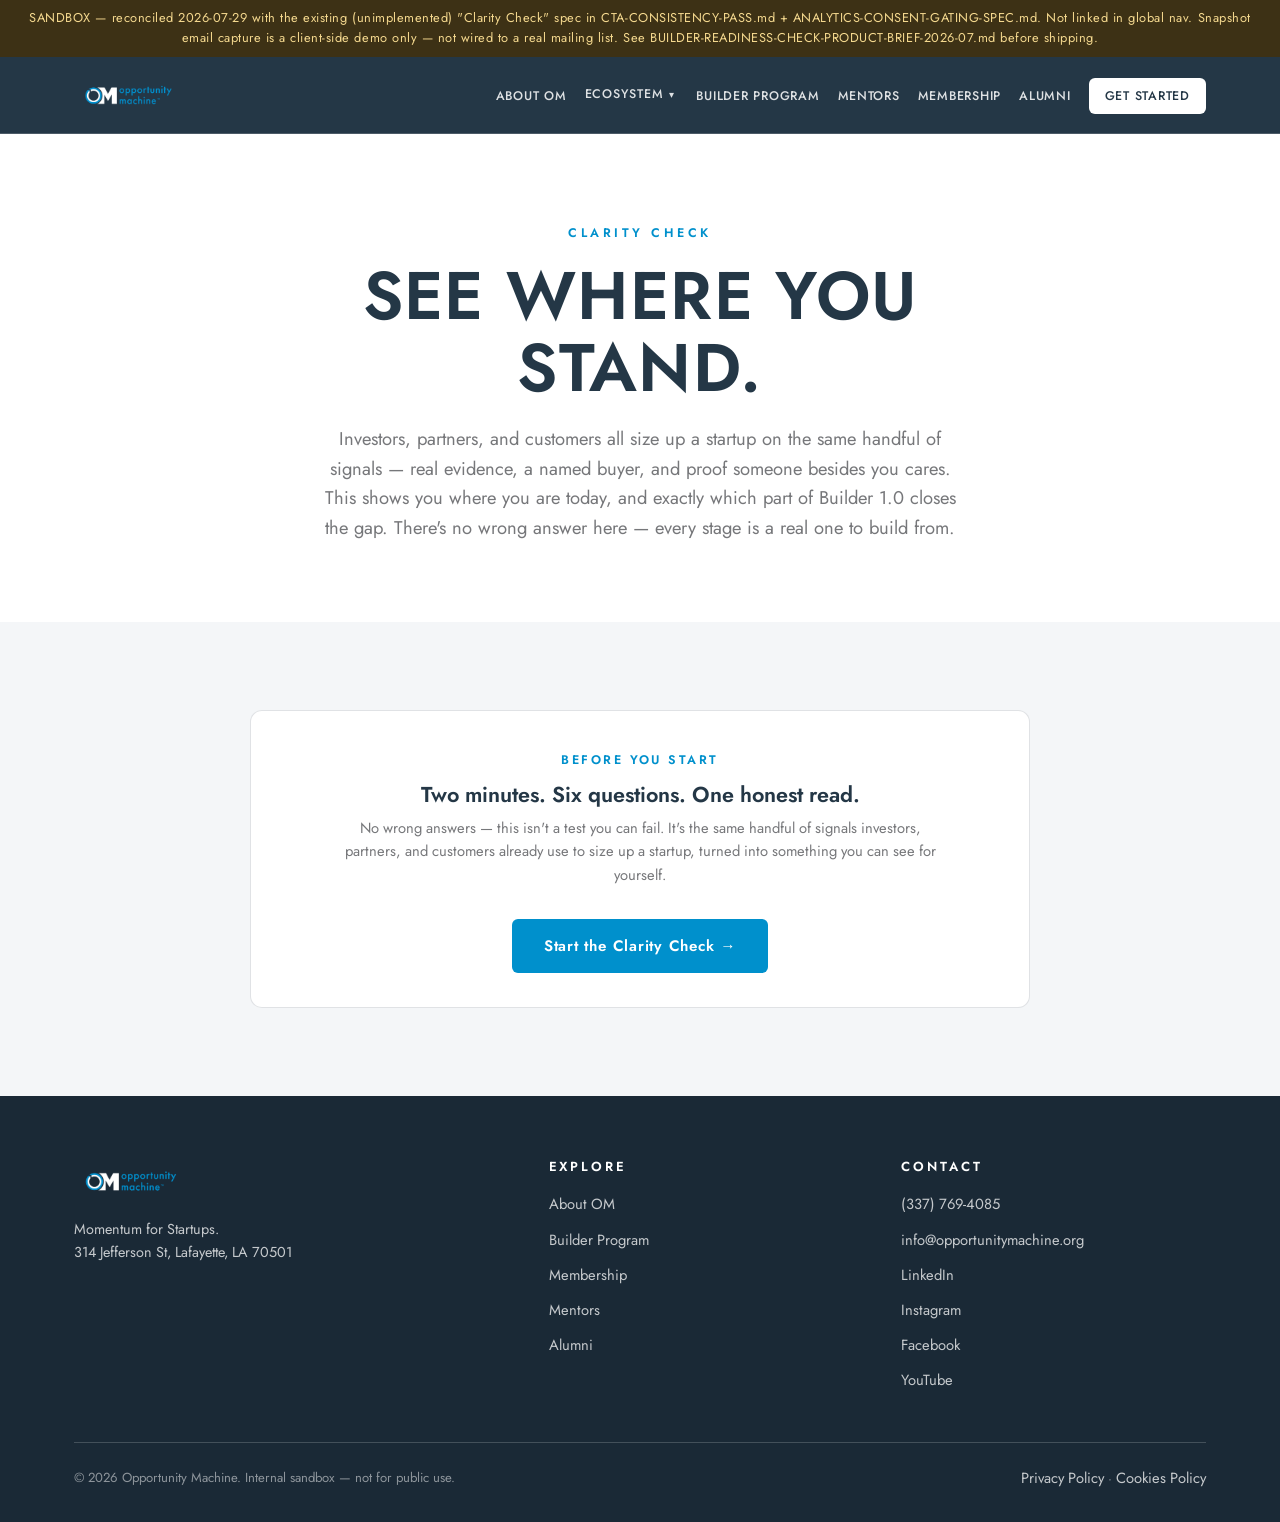
<file: clarity-check.html>
<!DOCTYPE html>
<html lang="en">
<head>
<meta charset="UTF-8">
<meta name="viewport" content="width=device-width, initial-scale=1.0">
<title>Clarity Check | Opportunity Machine</title>
<link rel="preconnect" href="https://fonts.googleapis.com">
<link href="https://fonts.googleapis.com/css2?family=Jost:ital,wght@0,400;0,500;0,600;1,400&display=swap" rel="stylesheet">
<link rel="stylesheet" href="styles.css">
</head>
<body>

<div class="replica-banner">SANDBOX — reconciled 2026-07-29 with the existing (unimplemented) "Clarity Check" spec in CTA-CONSISTENCY-PASS.md + ANALYTICS-CONSENT-GATING-SPEC.md. Not linked in global nav. Snapshot email capture is a client-side demo only — not wired to a real mailing list. See BUILDER-READINESS-CHECK-PRODUCT-BRIEF-2026-07.md before shipping.</div>

<header class="site-header">
  <div class="nav-bar">
    <a class="brand" href="index.html"><img src="assets/om-logo-reversed.png" alt="Opportunity Machine"></a>
    <button class="nav-toggle" aria-label="Menu">&#9776;</button>
    <ul class="nav-links">
      <li><a href="about.html">About OM</a></li>
      <li class="nav-dropdown">
        <a href="ecosystem.html">Ecosystem</a>
        <button class="nav-dropdown-toggle" aria-label="More Ecosystem pages" aria-expanded="false">&#9662;</button>
        <ul class="nav-dropdown-menu">
          <li><a href="community.html">Community</a></li>
          <li><a href="events.html">Events</a></li>
          <li><a href="talent.html">Talent</a></li>
        </ul>
      </li>
      <li><a href="builder-program.html">Builder Program</a></li>
      <li><a href="mentors.html">Mentors</a></li>
      <li><a href="membership.html">Membership</a></li>
      <li><a href="alumni.html">Alumni</a></li>
      <li><a class="nav-cta" href="contact.html">Get Started</a></li>
    </ul>
  </div>
</header>

<main>

<section class="hero-light">
  <div class="wrap center" style="max-width:44rem;">
    <span class="kicker">Clarity Check</span>
    <h1>See Where You Stand.</h1>
    <p class="lede" style="margin:1.2rem auto 0;">Investors, partners, and customers all size up a startup on the same handful of signals — real evidence, a named buyer, and proof someone besides you cares. This shows you where you are today, and exactly which part of Builder 1.0 closes the gap. There's no wrong answer here — every stage is a real one to build from.</p>
  </div>
</section>

<section class="dim">
  <div class="wrap" style="max-width:900px;">
    <div id="cc-app"></div>
  </div>
</section>

</main>

<footer class="site-footer">
  <div class="wrap">
    <div class="footer-grid">
      <div class="footer-brand">
        <img src="assets/om-logo-reversed.png" alt="Opportunity Machine">
        <p style="font-size:0.9rem;">Momentum for Startups.<br>314 Jefferson St, Lafayette, LA 70501</p>
      </div>
      <div>
        <h3>Explore</h3>
        <ul>
          <li><a href="about.html">About OM</a></li>
          <li><a href="builder-program.html">Builder Program</a></li>
          <li><a href="membership.html">Membership</a></li>
          <li><a href="mentors.html">Mentors</a></li>
          <li><a href="alumni.html">Alumni</a></li>
        </ul>
      </div>
      <div>
        <h3>Contact</h3>
        <ul>
          <li><a href="tel:+13377694085">(337) 769-4085</a></li>
          <li><a href="mailto:info@opportunitymachine.org">info@opportunitymachine.org</a></li>
          <li><a href="https://www.linkedin.com/company/opportunity-machine-om-/">LinkedIn</a></li>
          <li><a href="https://www.instagram.com/opportunitymachine">Instagram</a></li>
          <li><a href="https://www.facebook.com/OpportunityMachine">Facebook</a></li>
          <li><a href="https://www.youtube.com/channel/UCMzGLDjsvISI3G90OEt1ZwA">YouTube</a></li>
        </ul>
      </div>
    </div>
    <div class="footer-bottom">
      <span>© 2026 Opportunity Machine. Internal sandbox — not for public use.</span>
      <span><a href="#">Privacy Policy</a> · <a href="#">Cookies Policy</a></span>
    </div>
  </div>
</footer>

<!-- Printable Clarity Snapshot. Hidden on screen, shown only in print (or with
     ?preview=snapshot for layout review). Populated by clarity-check.js from
     the visitor's own answers. Must be a DIRECT child of <body> — the print
     stylesheet hides every other top-level element. -->
<div class="snapshot-doc" id="snapshot-doc" aria-hidden="true"></div>

<script src="main.js"></script>
<script src="clarity-check.js"></script>
</body>
</html>
</file>
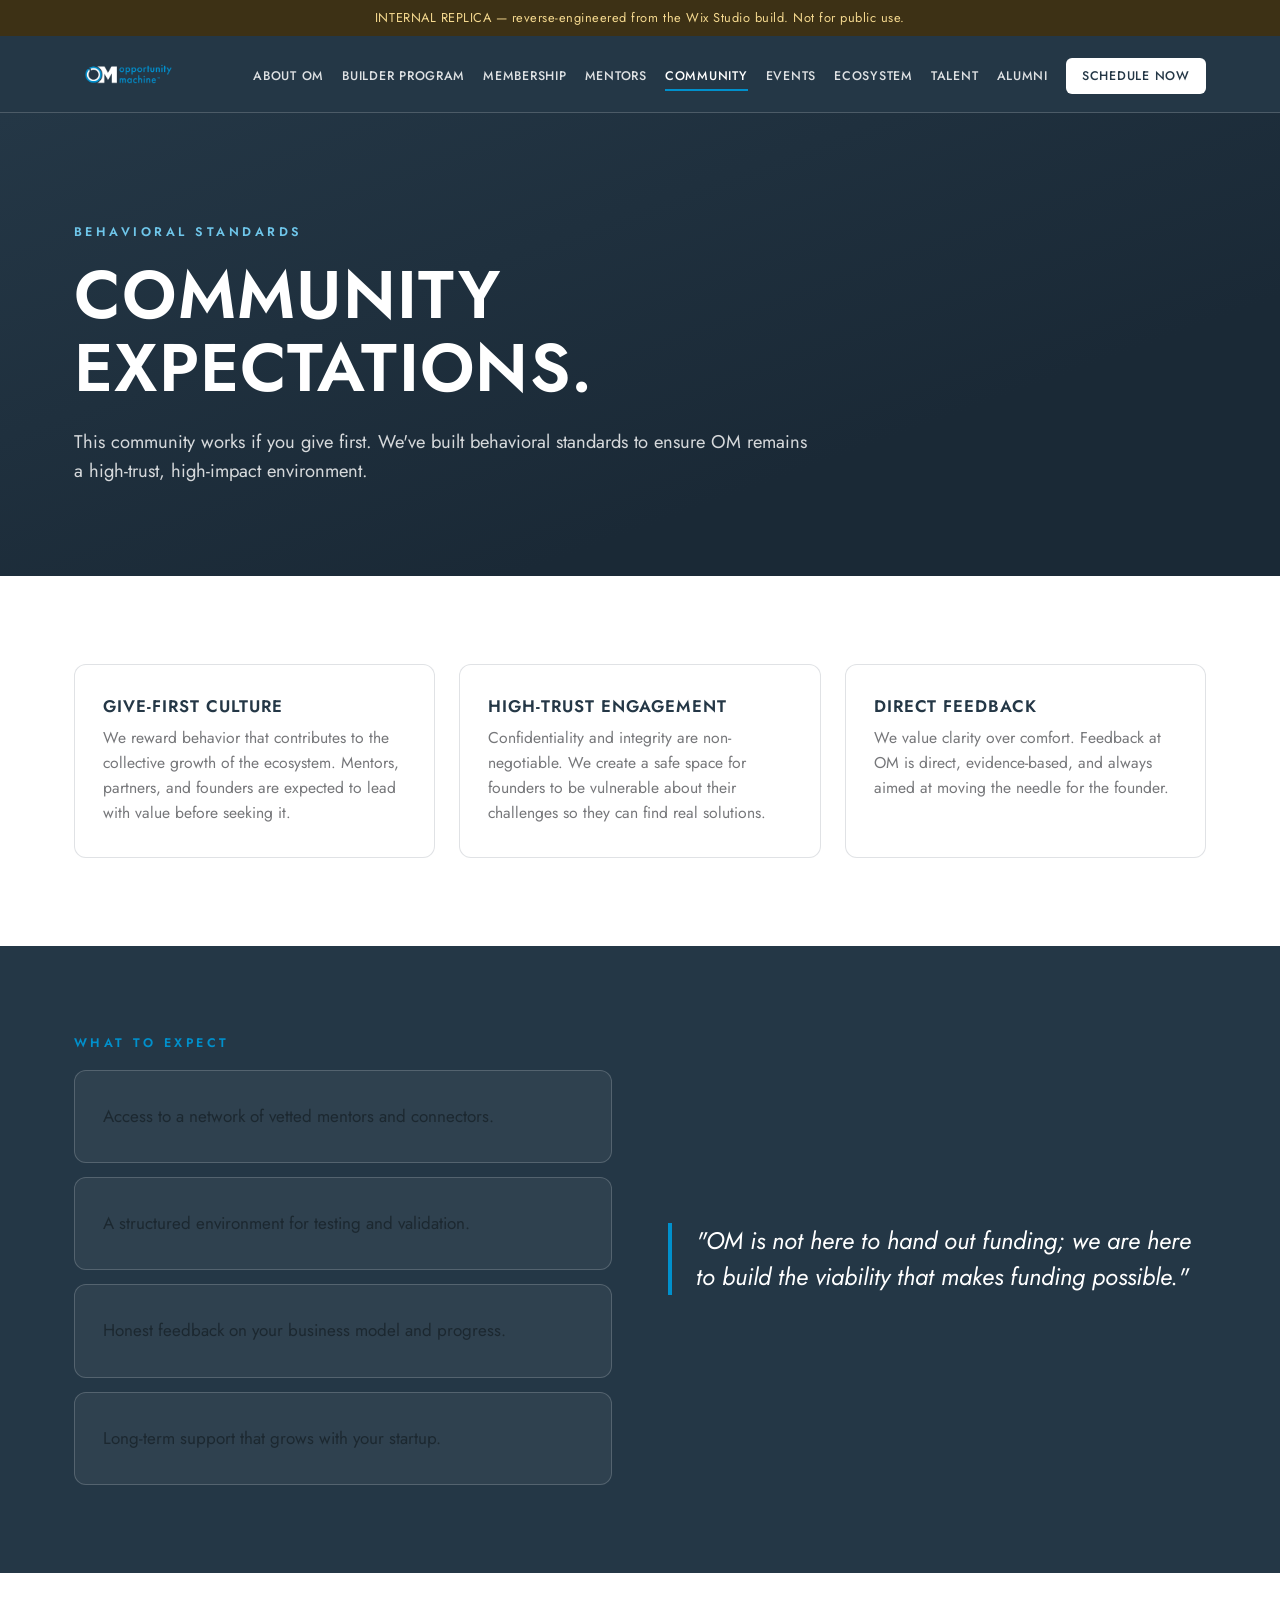
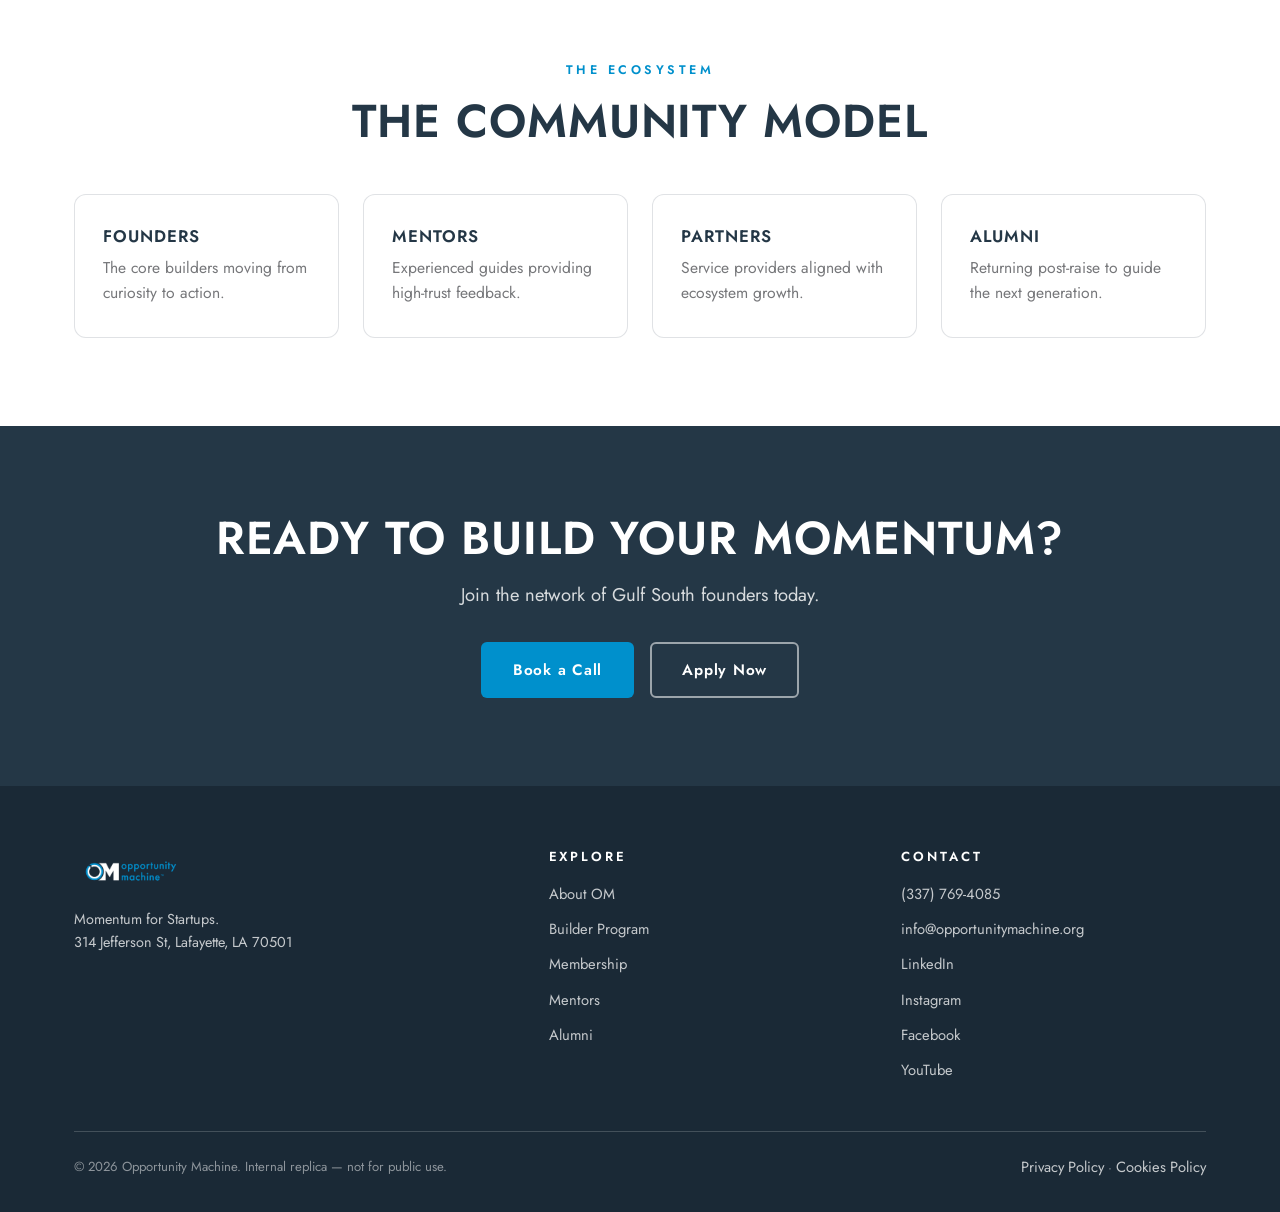
<file: community.html>
<!DOCTYPE html>
<html lang="en">
<head>
<meta charset="UTF-8">
<meta name="viewport" content="width=device-width, initial-scale=1.0">
<title>Community | Opportunity Machine</title>
<link rel="preconnect" href="https://fonts.googleapis.com">
<link href="https://fonts.googleapis.com/css2?family=Jost:ital,wght@0,400;0,500;0,600;1,400&display=swap" rel="stylesheet">
<link rel="stylesheet" href="styles.css">
</head>
<body>

<div class="replica-banner">INTERNAL REPLICA — reverse-engineered from the Wix Studio build. Not for public use.</div>

<header class="site-header">
  <div class="nav-bar">
    <a class="brand" href="index.html"><img src="assets/om-logo-reversed.png" alt="Opportunity Machine"></a>
    <button class="nav-toggle" aria-label="Menu">&#9776;</button>
    <ul class="nav-links">
      <li><a href="about.html">About OM</a></li>
      <li><a href="builder-program.html">Builder Program</a></li>
      <li><a href="membership.html">Membership</a></li>
      <li><a href="mentors.html">Mentors</a></li>
      <li><a href="community.html">Community</a></li>
      <li><a href="events.html">Events</a></li>
      <li><a href="ecosystem.html">Ecosystem</a></li>
      <li><a href="talent.html">Talent</a></li>
      <li><a href="alumni.html">Alumni</a></li>
      <li><a class="nav-cta" href="contact.html">Schedule Now</a></li>
    </ul>
  </div>
</header>

<main>

<section class="hero on-dark">
  <div class="wrap">
    <span class="kicker">Behavioral Standards</span>
    <h1>Community<br>Expectations.</h1>
    <p class="lede">This community works if you give first. We've built behavioral standards to ensure OM remains a high-trust, high-impact environment.</p>
  </div>
</section>

<section>
  <div class="wrap">
    <div class="grid cols-3">
      <div class="card">
        <h3>Give-First Culture</h3>
        <p>We reward behavior that contributes to the collective growth of the ecosystem. Mentors, partners, and founders are expected to lead with value before seeking it.</p>
      </div>
      <div class="card">
        <h3>High-Trust Engagement</h3>
        <p>Confidentiality and integrity are non-negotiable. We create a safe space for founders to be vulnerable about their challenges so they can find real solutions.</p>
      </div>
      <div class="card">
        <h3>Direct Feedback</h3>
        <p>We value clarity over comfort. Feedback at OM is direct, evidence-based, and always aimed at moving the needle for the founder.</p>
      </div>
    </div>
  </div>
</section>

<section class="dark on-dark">
  <div class="wrap split">
    <div>
      <span class="kicker">What to Expect</span>
      <ul style="list-style:none;display:grid;gap:14px;">
        <li class="card">Access to a network of vetted mentors and connectors.</li>
        <li class="card">A structured environment for testing and validation.</li>
        <li class="card">Honest feedback on your business model and progress.</li>
        <li class="card">Long-term support that grows with your startup.</li>
      </ul>
    </div>
    <div>
      <blockquote style="font-size:1.5rem;font-style:italic;line-height:1.5;color:#fff;border-left:4px solid var(--blue);padding-left:24px;">
        "OM is not here to hand out funding; we are here to build the viability that makes funding possible."
      </blockquote>
    </div>
  </div>
</section>

<section>
  <div class="wrap">
    <div class="section-head center">
      <span class="kicker">The Ecosystem</span>
      <h2>The Community Model</h2>
    </div>
    <div class="grid cols-4">
      <div class="card"><h3>Founders</h3><p>The core builders moving from curiosity to action.</p></div>
      <div class="card"><h3>Mentors</h3><p>Experienced guides providing high-trust feedback.</p></div>
      <div class="card"><h3>Partners</h3><p>Service providers aligned with ecosystem growth.</p></div>
      <div class="card"><h3>Alumni</h3><p>Returning post-raise to guide the next generation.</p></div>
    </div>
  </div>
</section>

<section class="dark on-dark center">
  <div class="wrap">
    <h2>Ready to build your momentum?</h2>
    <p class="lede" style="margin:1rem auto 0;">Join the network of Gulf South founders today.</p>
    <div class="cta-row center">
      <a class="btn btn-blue" href="contact.html">Book a Call</a>
      <a class="btn btn-ghost" href="https://form.jotform.com/220684844285060">Apply Now</a>
    </div>
  </div>
</section>

</main>

<footer class="site-footer">
  <div class="wrap">
    <div class="footer-grid">
      <div class="footer-brand">
        <img src="assets/om-logo-reversed.png" alt="Opportunity Machine">
        <p style="font-size:0.9rem;">Momentum for Startups.<br>314 Jefferson St, Lafayette, LA 70501</p>
      </div>
      <div>
        <h3>Explore</h3>
        <ul>
          <li><a href="about.html">About OM</a></li>
          <li><a href="builder-program.html">Builder Program</a></li>
          <li><a href="membership.html">Membership</a></li>
          <li><a href="mentors.html">Mentors</a></li>
          <li><a href="alumni.html">Alumni</a></li>
        </ul>
      </div>
      <div>
        <h3>Contact</h3>
        <ul>
          <li><a href="tel:+13377694085">(337) 769-4085</a></li>
          <li><a href="mailto:info@opportunitymachine.org">info@opportunitymachine.org</a></li>
          <li><a href="https://www.linkedin.com/company/opportunity-machine-om-/">LinkedIn</a></li>
          <li><a href="https://www.instagram.com/opportunitymachine">Instagram</a></li>
          <li><a href="https://www.facebook.com/OpportunityMachine">Facebook</a></li>
          <li><a href="https://www.youtube.com/channel/UCMzGLDjsvISI3G90OEt1ZwA">YouTube</a></li>
        </ul>
      </div>
    </div>
    <div class="footer-bottom">
      <span>© 2026 Opportunity Machine. Internal replica — not for public use.</span>
      <span><a href="#">Privacy Policy</a> · <a href="#">Cookies Policy</a></span>
    </div>
  </div>
</footer>

<script src="main.js"></script>
</body>
</html>
</file>
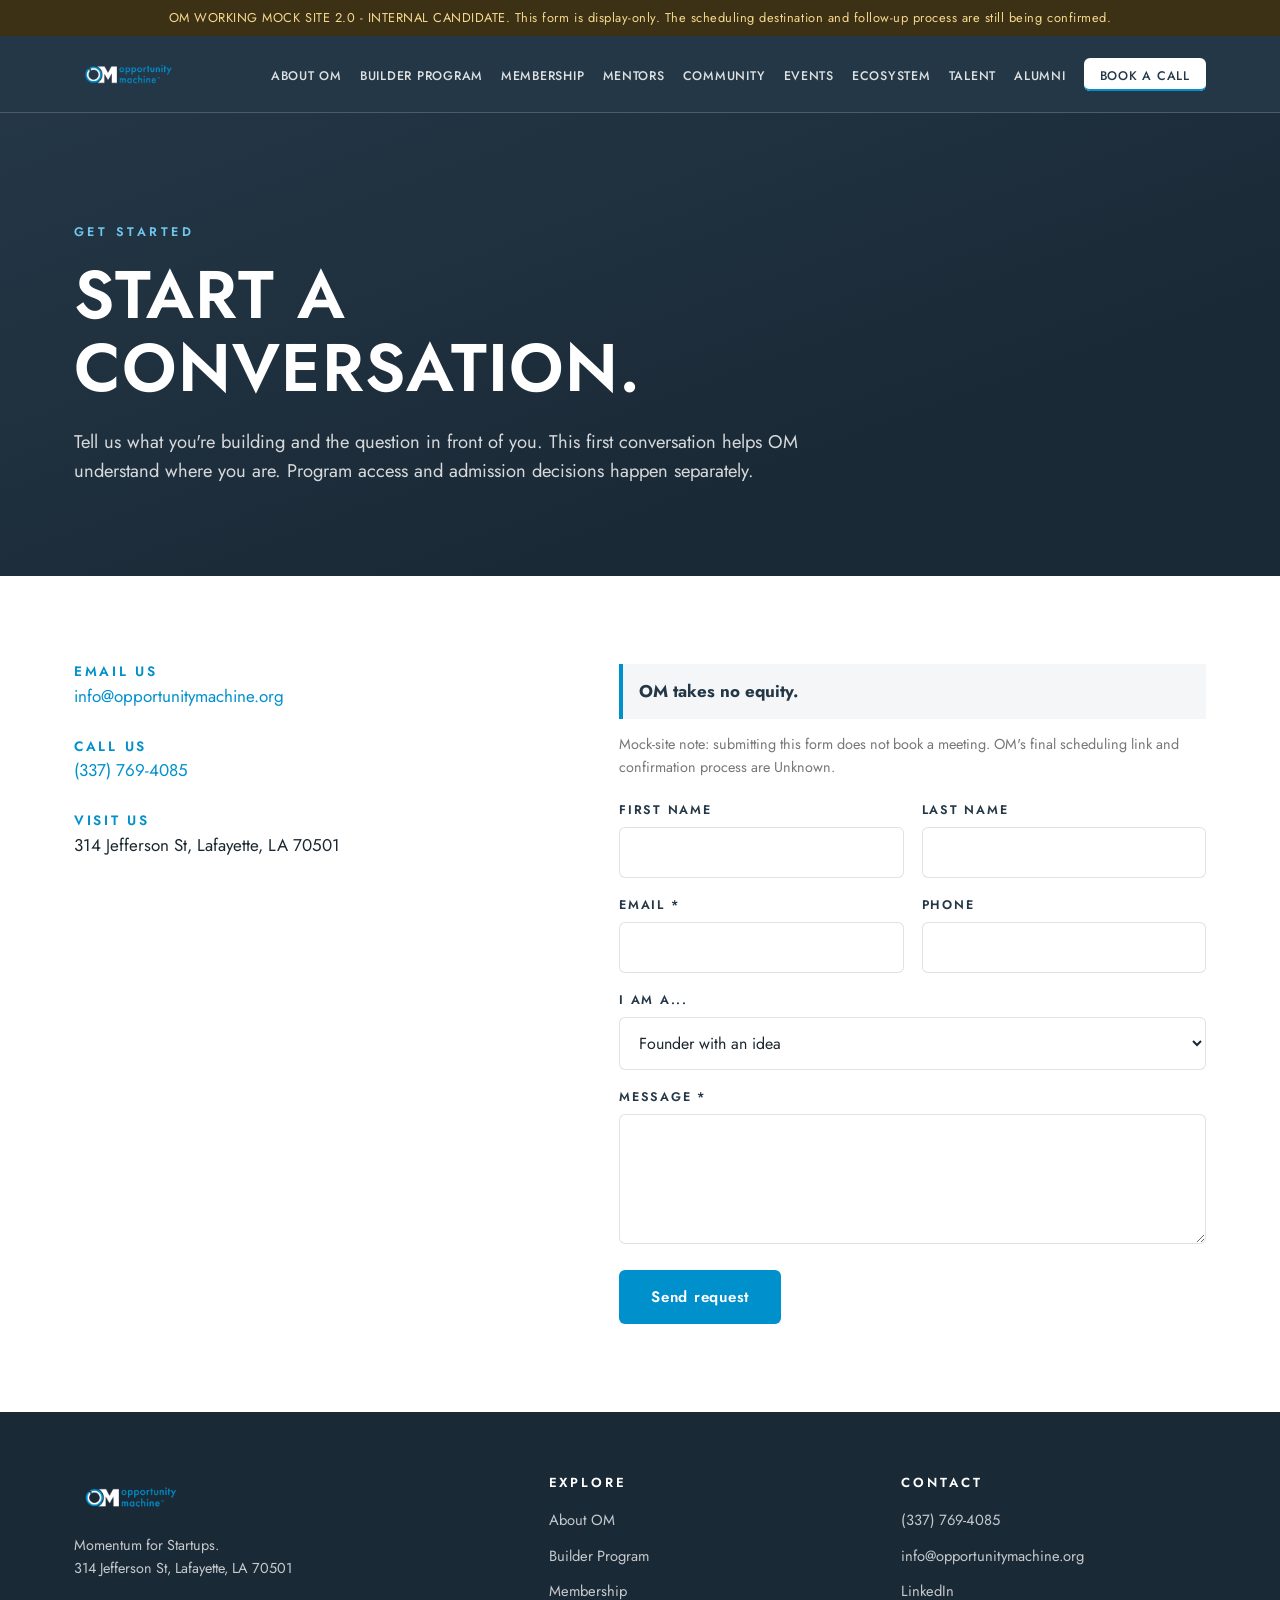
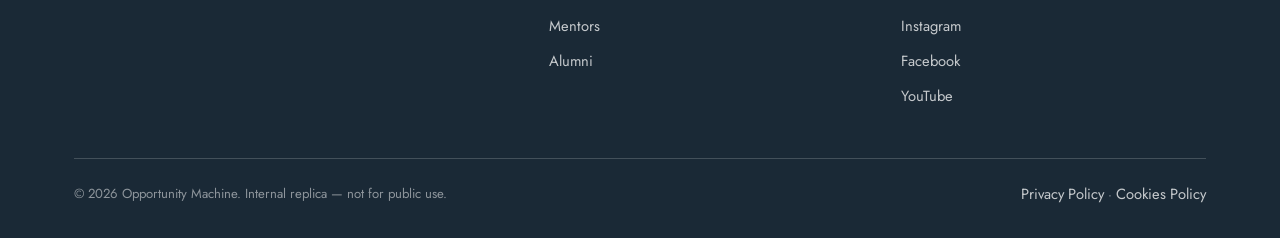
<file: contact.html>
<!DOCTYPE html>
<html lang="en">
<head>
<meta charset="UTF-8">
<meta name="viewport" content="width=device-width, initial-scale=1.0">
<title>Contact | Opportunity Machine</title>
<link rel="preconnect" href="https://fonts.googleapis.com">
<link href="https://fonts.googleapis.com/css2?family=Jost:ital,wght@0,400;0,500;0,600;1,400&display=swap" rel="stylesheet">
<link rel="stylesheet" href="styles.css">
</head>
<body>

<div class="replica-banner">OM WORKING MOCK SITE 2.0 - INTERNAL CANDIDATE. This form is display-only. The scheduling destination and follow-up process are still being confirmed.</div>

<header class="site-header">
  <div class="nav-bar">
    <a class="brand" href="index.html"><img src="assets/om-logo-reversed.png" alt="Opportunity Machine"></a>
    <button class="nav-toggle" type="button" aria-label="Menu" aria-controls="site-nav" aria-expanded="false">&#9776;</button>
    <ul class="nav-links" id="site-nav">
      <li><a href="about.html">About OM</a></li>
      <li><a href="builder-program.html">Builder Program</a></li>
      <li><a href="membership.html">Membership</a></li>
      <li><a href="mentors.html">Mentors</a></li>
      <li><a href="community.html">Community</a></li>
      <li><a href="events.html">Events</a></li>
      <li><a href="ecosystem.html">Ecosystem</a></li>
      <li><a href="talent.html">Talent</a></li>
      <li><a href="alumni.html">Alumni</a></li>
      <li><a class="nav-cta" href="contact.html" data-destination-status="interim">Book a call</a></li>
    </ul>
  </div>
</header>

<main>

<section class="hero on-dark">
  <div class="wrap">
    <span class="kicker">Get Started</span>
    <h1>Start a<br>Conversation.</h1>
    <p class="lede">Tell us what you're building and the question in front of you. This first conversation helps OM understand where you are. Program access and admission decisions happen separately.</p>
  </div>
</section>

<section>
  <div class="wrap contact-grid">
    <div class="contact-info">
      <div class="item"><h3>Email Us</h3><p><a href="mailto:info@opportunitymachine.org">info@opportunitymachine.org</a></p></div>
      <div class="item"><h3>Call Us</h3><p><a href="tel:+13377694085">(337) 769-4085</a></p></div>
      <div class="item"><h3>Visit Us</h3><p>314 Jefferson St, Lafayette, LA 70501</p></div>
    </div>
    <form action="#" method="get" aria-describedby="booking-policy booking-status" onsubmit="alert('Replica build - form not wired to a backend yet.'); return false;">
      <div class="policy-note" id="booking-policy">
        <strong>OM takes no equity.</strong>
      </div>
      <p class="mock-note" id="booking-status">Mock-site note: submitting this form does not book a meeting. OM's final scheduling link and confirmation process are Unknown.</p>
      <div class="field-row">
        <div class="field"><label for="fname">First name</label><input id="fname" name="fname" type="text"></div>
        <div class="field"><label for="lname">Last name</label><input id="lname" name="lname" type="text"></div>
      </div>
      <div class="field-row">
        <div class="field"><label for="email">Email *</label><input id="email" name="email" type="email" required></div>
        <div class="field"><label for="phone">Phone</label><input id="phone" name="phone" type="tel"></div>
      </div>
      <div class="field">
        <label for="who">I am a...</label>
        <select id="who" name="who">
          <option>Founder with an idea</option>
          <option>Founder with an early build</option>
          <option>Founder with revenue</option>
          <option>Mentor / potential mentor</option>
          <option>Partner / ecosystem</option>
          <option>Student</option>
          <option>Other</option>
        </select>
      </div>
      <div class="field"><label for="msg">Message *</label><textarea id="msg" name="msg" required></textarea></div>
      <button class="btn btn-blue" type="submit">Send request</button>
    </form>
  </div>
</section>

</main>

<footer class="site-footer">
  <div class="wrap">
    <div class="footer-grid">
      <div class="footer-brand">
        <img src="assets/om-logo-reversed.png" alt="Opportunity Machine">
        <p style="font-size:0.9rem;">Momentum for Startups.<br>314 Jefferson St, Lafayette, LA 70501</p>
      </div>
      <div>
        <h3>Explore</h3>
        <ul>
          <li><a href="about.html">About OM</a></li>
          <li><a href="builder-program.html">Builder Program</a></li>
          <li><a href="membership.html">Membership</a></li>
          <li><a href="mentors.html">Mentors</a></li>
          <li><a href="alumni.html">Alumni</a></li>
        </ul>
      </div>
      <div>
        <h3>Contact</h3>
        <ul>
          <li><a href="tel:+13377694085">(337) 769-4085</a></li>
          <li><a href="mailto:info@opportunitymachine.org">info@opportunitymachine.org</a></li>
          <li><a href="https://www.linkedin.com/company/opportunity-machine-om-/">LinkedIn</a></li>
          <li><a href="https://www.instagram.com/opportunitymachine">Instagram</a></li>
          <li><a href="https://www.facebook.com/OpportunityMachine">Facebook</a></li>
          <li><a href="https://www.youtube.com/channel/UCMzGLDjsvISI3G90OEt1ZwA">YouTube</a></li>
        </ul>
      </div>
    </div>
    <div class="footer-bottom">
      <span>© 2026 Opportunity Machine. Internal replica — not for public use.</span>
      <span><a href="#">Privacy Policy</a> · <a href="#">Cookies Policy</a></span>
    </div>
  </div>
</footer>

<script src="main.js"></script>
</body>
</html>
</file>
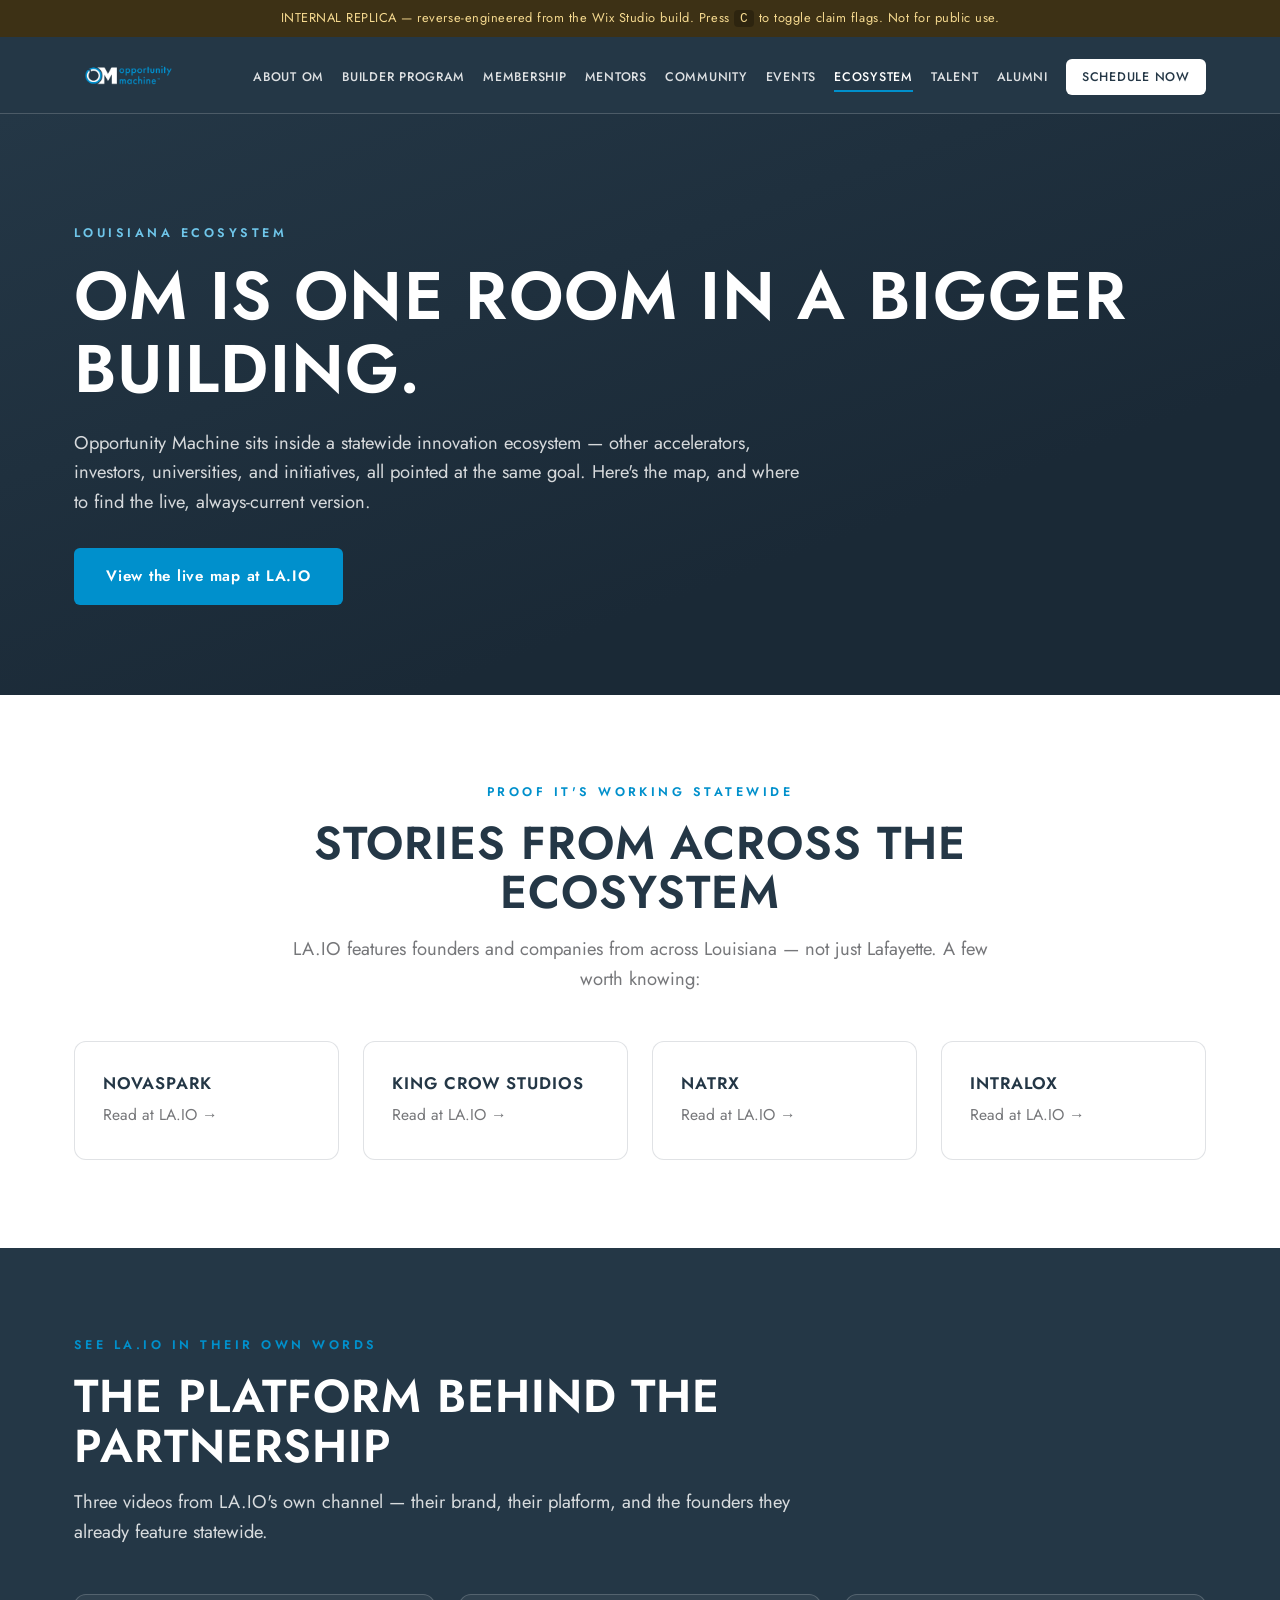
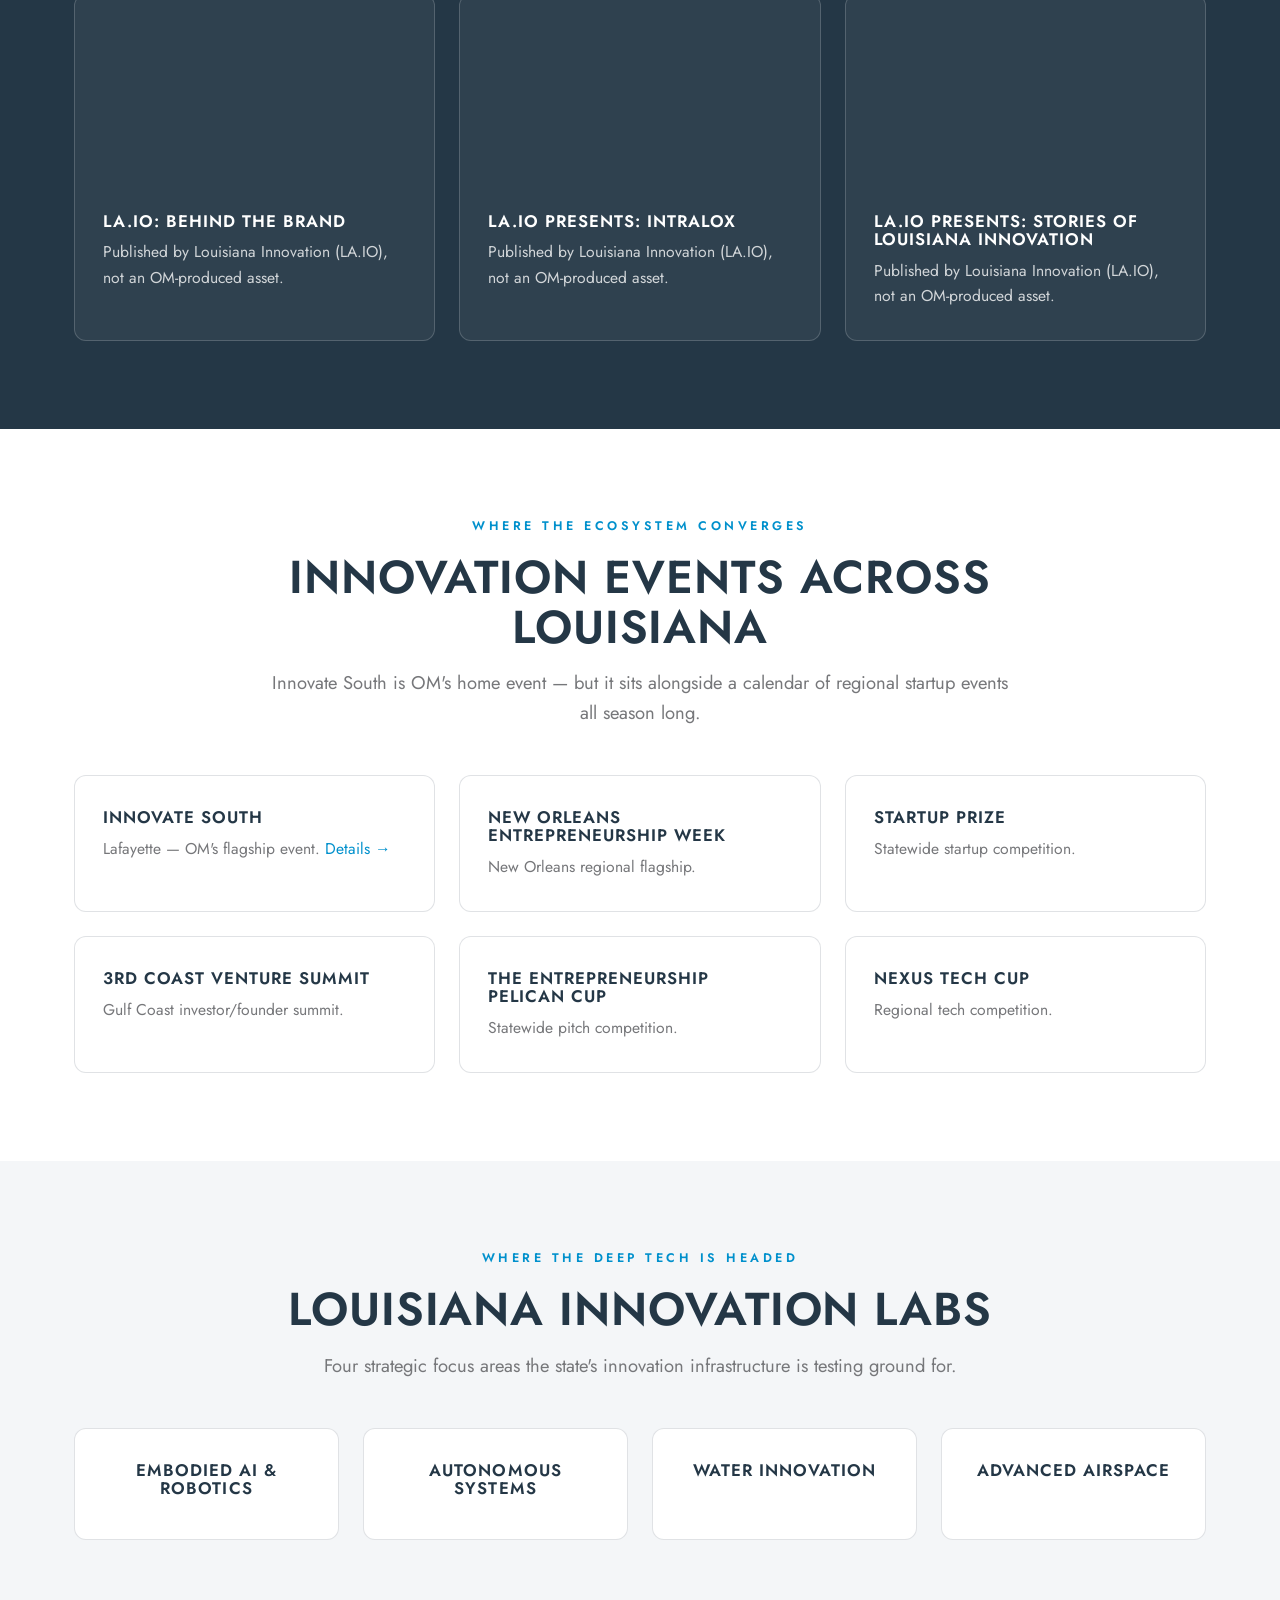
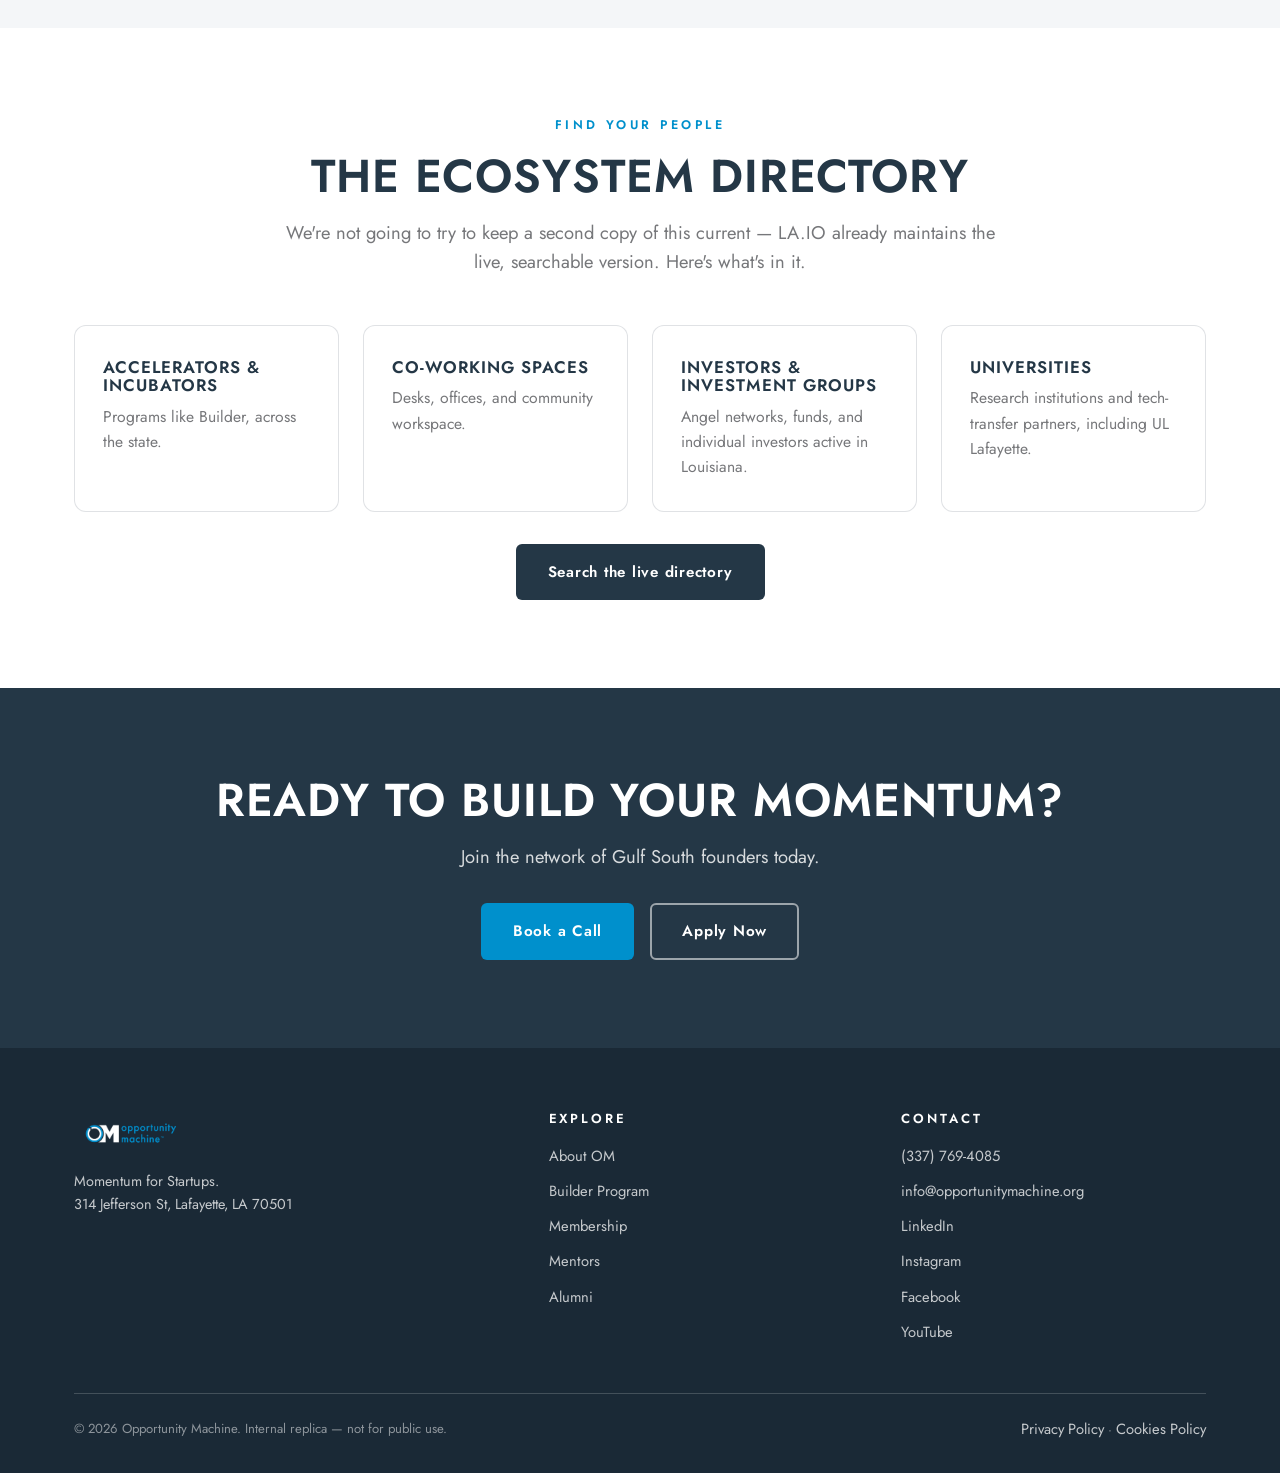
<file: ecosystem.html>
<!DOCTYPE html>
<html lang="en">
<head>
<meta charset="UTF-8">
<meta name="viewport" content="width=device-width, initial-scale=1.0">
<title>Ecosystem | Opportunity Machine</title>
<link rel="preconnect" href="https://fonts.googleapis.com">
<link href="https://fonts.googleapis.com/css2?family=Jost:ital,wght@0,400;0,500;0,600;1,400&display=swap" rel="stylesheet">
<link rel="stylesheet" href="styles.css">
</head>
<body>

<div class="replica-banner">INTERNAL REPLICA — reverse-engineered from the Wix Studio build. Press <code>C</code> to toggle claim flags. Not for public use.</div>

<header class="site-header">
  <div class="nav-bar">
    <a class="brand" href="index.html"><img src="assets/om-logo-reversed.png" alt="Opportunity Machine"></a>
    <button class="nav-toggle" aria-label="Menu">&#9776;</button>
    <ul class="nav-links">
      <li><a href="about.html">About OM</a></li>
      <li><a href="builder-program.html">Builder Program</a></li>
      <li><a href="membership.html">Membership</a></li>
      <li><a href="mentors.html">Mentors</a></li>
      <li><a href="community.html">Community</a></li>
      <li><a href="events.html">Events</a></li>
      <li><a href="ecosystem.html">Ecosystem</a></li>
      <li><a href="talent.html">Talent</a></li>
      <li><a href="alumni.html">Alumni</a></li>
      <li><a class="nav-cta" href="contact.html">Schedule Now</a></li>
    </ul>
  </div>
</header>

<main>

<section class="hero on-dark">
  <div class="wrap">
    <span class="kicker">Louisiana Ecosystem</span>
    <h1>OM is one room in a bigger building.</h1>
    <p class="lede">Opportunity Machine sits inside a statewide innovation ecosystem — other accelerators, investors, universities, and initiatives, all pointed at the same goal. Here's the map, and where to find the live, always-current version.</p>
    <div class="cta-row"><a class="btn btn-blue" href="https://la.io">View the live map at LA.IO</a></div>
  </div>
</section>

<!-- Stat bar removed per ROBERT-BUILD-BRIEF §1.3 — impact numbers return only once sourced (Destin keep/kill session + Hunter's reviewed counts). -->

<section>
  <div class="wrap">
    <div class="section-head center">
      <span class="kicker">Proof It's Working Statewide</span>
      <h2>Stories from across the ecosystem</h2>
      <p class="lede" style="margin:1rem auto 0;">LA.IO features founders and companies from across Louisiana — not just Lafayette. A few worth knowing:</p>
    </div>
    <div class="grid cols-4">
      <a class="card" href="https://la.io/stories/la-io-inside-innovation-novaspark/"><h3>NovaSpark</h3><p>Read at LA.IO →</p></a>
      <a class="card" href="https://la.io/stories/la-io-inside-innovation-king-crow-studios/"><h3>King Crow Studios</h3><p>Read at LA.IO →</p></a>
      <a class="card" href="https://la.io/stories/natrx/"><h3>Natrx</h3><p>Read at LA.IO →</p></a>
      <a class="card" href="https://la.io/stories/intralox/"><h3>Intralox</h3><p>Read at LA.IO →</p></a>
    </div>
  </div>
</section>

<section class="dark on-dark">
  <div class="wrap">
    <div class="section-head">
      <span class="kicker">See LA.IO In Their Own Words</span>
      <h2>The platform behind the partnership</h2>
      <p class="lede" style="margin-top:1rem;">Three videos from LA.IO's own channel — their brand, their platform, and the founders they already feature statewide.</p>
    </div>
    <div class="grid cols-3">
      <div class="card">
        <div style="aspect-ratio:16/9;border-radius:8px;overflow:hidden;margin-bottom:14px;"><iframe width="100%" height="100%" src="https://www.youtube.com/embed/lZ1q1jHbgco" title="LA.IO: Behind the Brand" frameborder="0" allowfullscreen></iframe></div>
        <h3>LA.IO: Behind the Brand</h3>
        <p>Published by Louisiana Innovation (LA.IO), not an OM-produced asset.</p>
      </div>
      <div class="card">
        <div style="aspect-ratio:16/9;border-radius:8px;overflow:hidden;margin-bottom:14px;"><iframe width="100%" height="100%" src="https://www.youtube.com/embed/IEixV3f1pME" title="LA.IO Presents: Intralox" frameborder="0" allowfullscreen></iframe></div>
        <h3>LA.IO Presents: Intralox</h3>
        <p>Published by Louisiana Innovation (LA.IO), not an OM-produced asset.</p>
      </div>
      <div class="card">
        <div style="aspect-ratio:16/9;border-radius:8px;overflow:hidden;margin-bottom:14px;"><iframe width="100%" height="100%" src="https://www.youtube.com/embed/KcOey2-8ttg" title="LA.IO Presents: Stories of Louisiana Innovation" frameborder="0" allowfullscreen></iframe></div>
        <h3>LA.IO Presents: Stories of Louisiana Innovation</h3>
        <p>Published by Louisiana Innovation (LA.IO), not an OM-produced asset.</p>
      </div>
    </div>
  </div>
</section>

<section>
  <div class="wrap">
    <div class="section-head center">
      <span class="kicker">Where the Ecosystem Converges</span>
      <h2>Innovation events across Louisiana</h2>
      <p class="lede" style="margin:1rem auto 0;">Innovate South is OM's home event — but it sits alongside a calendar of regional startup events all season long.</p>
    </div>
    <div class="grid cols-3">
      <div class="card"><h3>Innovate South</h3><p>Lafayette — OM's flagship event. <a href="https://innovatesouth.org">Details →</a></p></div>
      <div class="card"><h3>New Orleans Entrepreneurship Week</h3><p>New Orleans regional flagship.</p></div>
      <div class="card"><h3>Startup Prize</h3><p>Statewide startup competition.</p></div>
      <div class="card"><h3>3rd Coast Venture Summit</h3><p>Gulf Coast investor/founder summit.</p></div>
      <div class="card"><h3>The Entrepreneurship Pelican Cup</h3><p>Statewide pitch competition.</p></div>
      <div class="card"><h3>Nexus Tech Cup</h3><p>Regional tech competition.</p></div>
    </div>
  </div>
</section>

<section class="dim">
  <div class="wrap">
    <div class="section-head center">
      <span class="kicker">Where the Deep Tech Is Headed</span>
      <h2>Louisiana Innovation Labs</h2>
      <p class="lede" style="margin:1rem auto 0;">Four strategic focus areas the state's innovation infrastructure is testing ground for.</p>
    </div>
    <div class="grid cols-4">
      <div class="card center"><h3>Embodied AI &amp; Robotics</h3></div>
      <div class="card center"><h3>Autonomous Systems</h3></div>
      <div class="card center"><h3>Water Innovation</h3></div>
      <div class="card center"><h3>Advanced Airspace</h3></div>
    </div>
  </div>
</section>

<section>
  <div class="wrap">
    <div class="section-head center">
      <span class="kicker">Find Your People</span>
      <h2>The ecosystem directory</h2>
      <p class="lede" style="margin:1rem auto 0;">We're not going to try to keep a second copy of this current — LA.IO already maintains the live, searchable version. Here's what's in it.</p>
    </div>
    <div class="grid cols-4">
      <div class="card"><h3>Accelerators &amp; Incubators</h3><p>Programs like Builder, across the state.</p></div>
      <div class="card"><h3>Co-Working Spaces</h3><p>Desks, offices, and community workspace.</p></div>
      <div class="card"><h3>Investors &amp; Investment Groups</h3><p>Angel networks, funds, and individual investors active in Louisiana.</p></div>
      <div class="card"><h3>Universities</h3><p>Research institutions and tech-transfer partners, including UL Lafayette.</p></div>
    </div>
    <div class="cta-row center"><a class="btn btn-navy" href="https://la.io">Search the live directory</a></div>
  </div>
</section>

<section class="dark on-dark center">
  <div class="wrap">
    <h2>Ready to build your momentum?</h2>
    <p class="lede" style="margin:1rem auto 0;">Join the network of Gulf South founders today.</p>
    <div class="cta-row center">
      <a class="btn btn-blue" href="contact.html">Book a Call</a>
      <a class="btn btn-ghost" href="https://form.jotform.com/220684844285060">Apply Now</a>
    </div>
  </div>
</section>

</main>

<footer class="site-footer">
  <div class="wrap">
    <div class="footer-grid">
      <div class="footer-brand">
        <img src="assets/om-logo-reversed.png" alt="Opportunity Machine">
        <p style="font-size:0.9rem;">Momentum for Startups.<br>314 Jefferson St, Lafayette, LA 70501</p>
      </div>
      <div>
        <h3>Explore</h3>
        <ul>
          <li><a href="about.html">About OM</a></li>
          <li><a href="builder-program.html">Builder Program</a></li>
          <li><a href="membership.html">Membership</a></li>
          <li><a href="mentors.html">Mentors</a></li>
          <li><a href="alumni.html">Alumni</a></li>
        </ul>
      </div>
      <div>
        <h3>Contact</h3>
        <ul>
          <li><a href="tel:+13377694085">(337) 769-4085</a></li>
          <li><a href="mailto:info@opportunitymachine.org">info@opportunitymachine.org</a></li>
          <li><a href="https://www.linkedin.com/company/opportunity-machine-om-/">LinkedIn</a></li>
          <li><a href="https://www.instagram.com/opportunitymachine">Instagram</a></li>
          <li><a href="https://www.facebook.com/OpportunityMachine">Facebook</a></li>
          <li><a href="https://www.youtube.com/channel/UCMzGLDjsvISI3G90OEt1ZwA">YouTube</a></li>
        </ul>
      </div>
    </div>
    <div class="footer-bottom">
      <span>© 2026 Opportunity Machine. Internal replica — not for public use.</span>
      <span><a href="#">Privacy Policy</a> · <a href="#">Cookies Policy</a></span>
    </div>
  </div>
</footer>

<script src="main.js"></script>
</body>
</html>
</file>
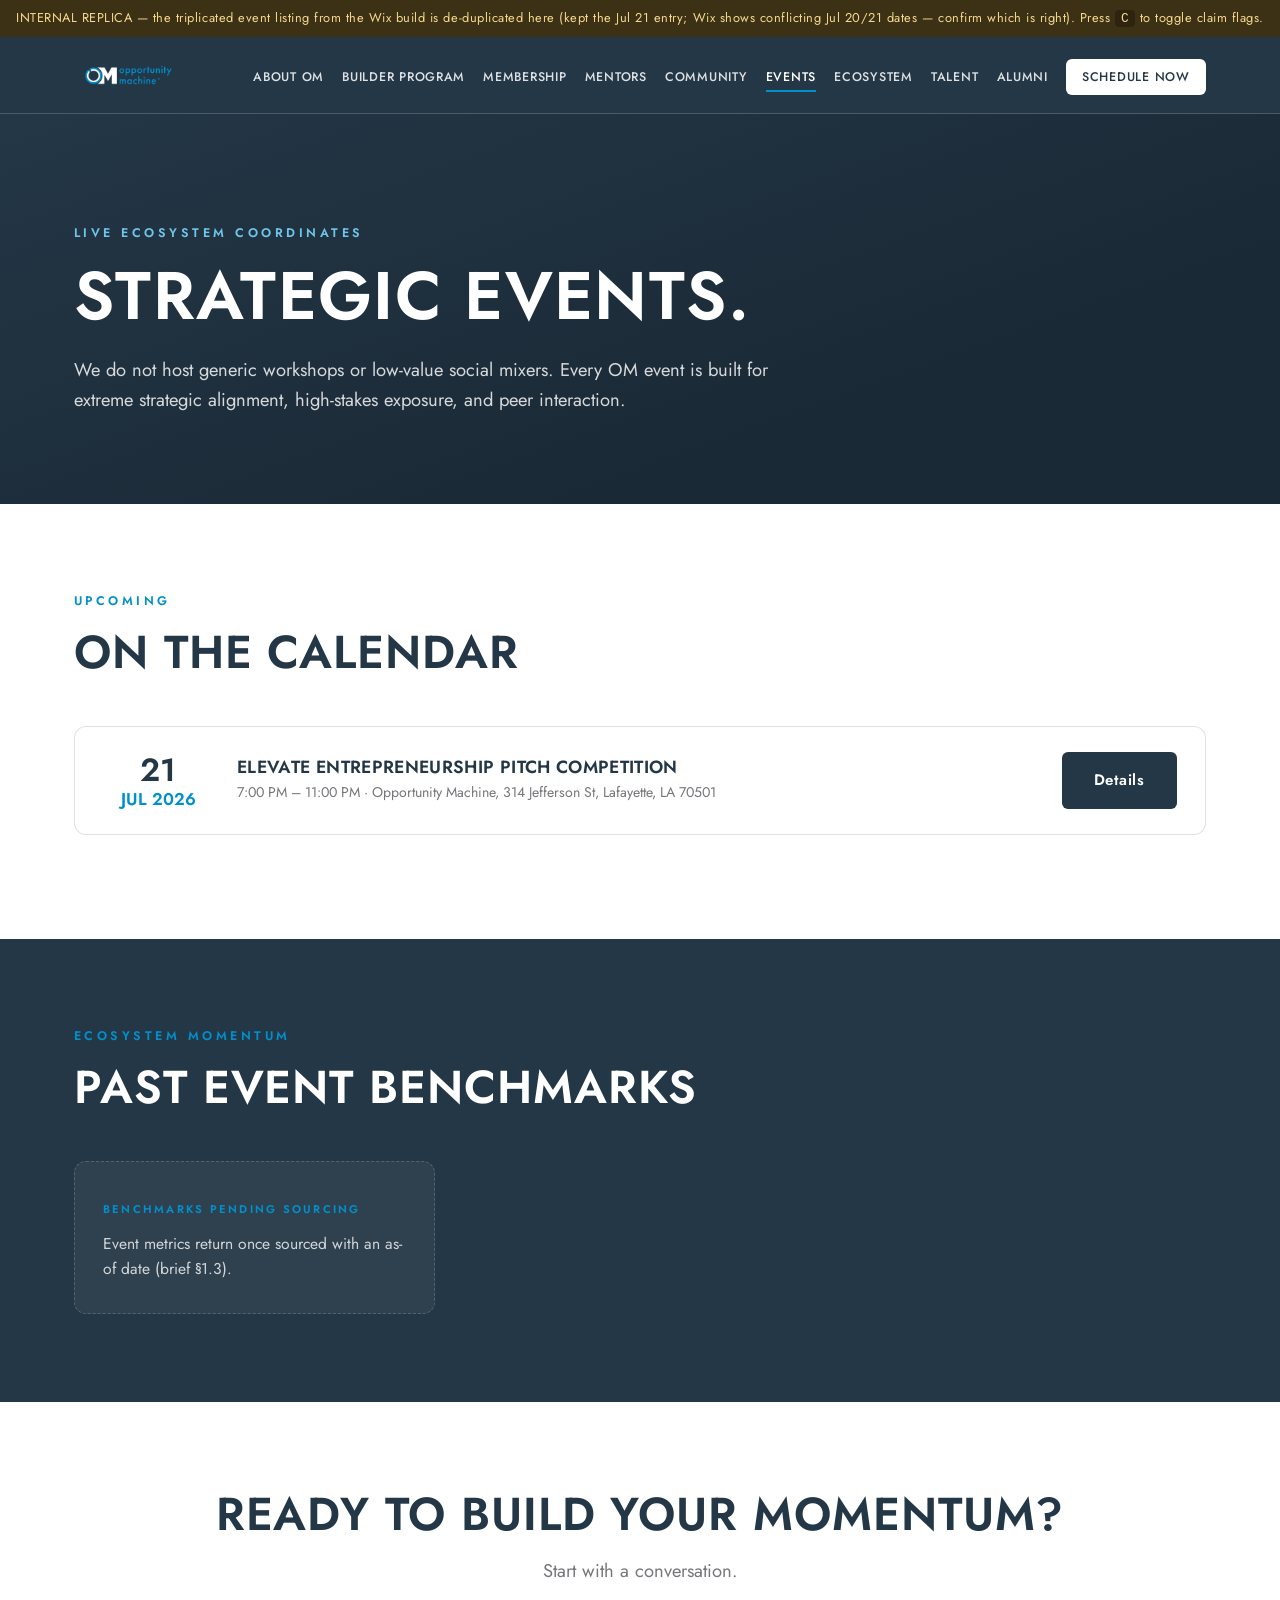
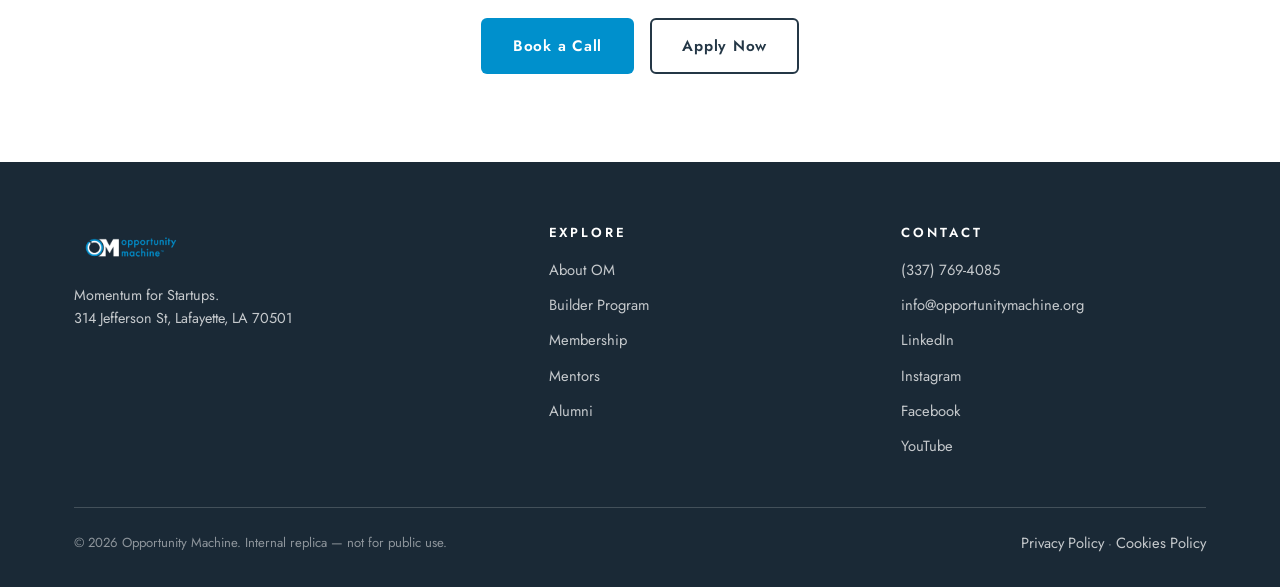
<file: events.html>
<!DOCTYPE html>
<html lang="en">
<head>
<meta charset="UTF-8">
<meta name="viewport" content="width=device-width, initial-scale=1.0">
<title>Events | Opportunity Machine</title>
<link rel="preconnect" href="https://fonts.googleapis.com">
<link href="https://fonts.googleapis.com/css2?family=Jost:ital,wght@0,400;0,500;0,600;1,400&display=swap" rel="stylesheet">
<link rel="stylesheet" href="styles.css">
</head>
<body>

<div class="replica-banner">INTERNAL REPLICA — the triplicated event listing from the Wix build is de-duplicated here (kept the Jul 21 entry; Wix shows conflicting Jul 20/21 dates — confirm which is right). Press <code>C</code> to toggle claim flags.</div>

<header class="site-header">
  <div class="nav-bar">
    <a class="brand" href="index.html"><img src="assets/om-logo-reversed.png" alt="Opportunity Machine"></a>
    <button class="nav-toggle" aria-label="Menu">&#9776;</button>
    <ul class="nav-links">
      <li><a href="about.html">About OM</a></li>
      <li><a href="builder-program.html">Builder Program</a></li>
      <li><a href="membership.html">Membership</a></li>
      <li><a href="mentors.html">Mentors</a></li>
      <li><a href="community.html">Community</a></li>
      <li><a href="events.html">Events</a></li>
      <li><a href="ecosystem.html">Ecosystem</a></li>
      <li><a href="talent.html">Talent</a></li>
      <li><a href="alumni.html">Alumni</a></li>
      <li><a class="nav-cta" href="contact.html">Schedule Now</a></li>
    </ul>
  </div>
</header>

<main>

<section class="hero on-dark">
  <div class="wrap">
    <span class="kicker">Live Ecosystem Coordinates</span>
    <h1>Strategic Events.</h1>
    <p class="lede">We do not host generic workshops or low-value social mixers. Every OM event is built for extreme strategic alignment, high-stakes exposure, and peer interaction.</p>
  </div>
</section>

<section>
  <div class="wrap">
    <div class="section-head">
      <span class="kicker">Upcoming</span>
      <h2>On the Calendar</h2>
    </div>
    <div class="event-row">
      <div class="date"><span class="day">21</span>Jul 2026</div>
      <div>
        <h3>Elevate Entrepreneurship Pitch Competition</h3>
        <p class="meta">7:00 PM – 11:00 PM · Opportunity Machine, 314 Jefferson St, Lafayette, LA 70501</p>
      </div>
      <a class="btn btn-navy" href="contact.html">Details</a>
    </div>
  </div>
</section>

<section class="dark on-dark">
  <div class="wrap">
    <div class="section-head">
      <span class="kicker">Ecosystem Momentum</span>
      <h2>Past Event Benchmarks</h2>
    </div>
    <div class="grid cols-3">
      <div class="card" style="border-style:dashed;">
        <div class="tag">Benchmarks pending sourcing</div>
        <p>Event metrics return once sourced with an as-of date (brief §1.3).</p>
      </div>
    </div>
  </div>
</section>

<section class="center">
  <div class="wrap">
    <h2>Ready to build your momentum?</h2>
    <p class="lede" style="margin:1rem auto 0;">Start with a conversation.</p>
    <div class="cta-row center">
      <a class="btn btn-blue" href="contact.html">Book a Call</a>
      <a class="btn btn-ghost-navy" href="https://form.jotform.com/220684844285060">Apply Now</a>
    </div>
  </div>
</section>

</main>

<footer class="site-footer">
  <div class="wrap">
    <div class="footer-grid">
      <div class="footer-brand">
        <img src="assets/om-logo-reversed.png" alt="Opportunity Machine">
        <p style="font-size:0.9rem;">Momentum for Startups.<br>314 Jefferson St, Lafayette, LA 70501</p>
      </div>
      <div>
        <h3>Explore</h3>
        <ul>
          <li><a href="about.html">About OM</a></li>
          <li><a href="builder-program.html">Builder Program</a></li>
          <li><a href="membership.html">Membership</a></li>
          <li><a href="mentors.html">Mentors</a></li>
          <li><a href="alumni.html">Alumni</a></li>
        </ul>
      </div>
      <div>
        <h3>Contact</h3>
        <ul>
          <li><a href="tel:+13377694085">(337) 769-4085</a></li>
          <li><a href="mailto:info@opportunitymachine.org">info@opportunitymachine.org</a></li>
          <li><a href="https://www.linkedin.com/company/opportunity-machine-om-/">LinkedIn</a></li>
          <li><a href="https://www.instagram.com/opportunitymachine">Instagram</a></li>
          <li><a href="https://www.facebook.com/OpportunityMachine">Facebook</a></li>
          <li><a href="https://www.youtube.com/channel/UCMzGLDjsvISI3G90OEt1ZwA">YouTube</a></li>
        </ul>
      </div>
    </div>
    <div class="footer-bottom">
      <span>© 2026 Opportunity Machine. Internal replica — not for public use.</span>
      <span><a href="#">Privacy Policy</a> · <a href="#">Cookies Policy</a></span>
    </div>
  </div>
</footer>

<script src="main.js"></script>
</body>
</html>
</file>
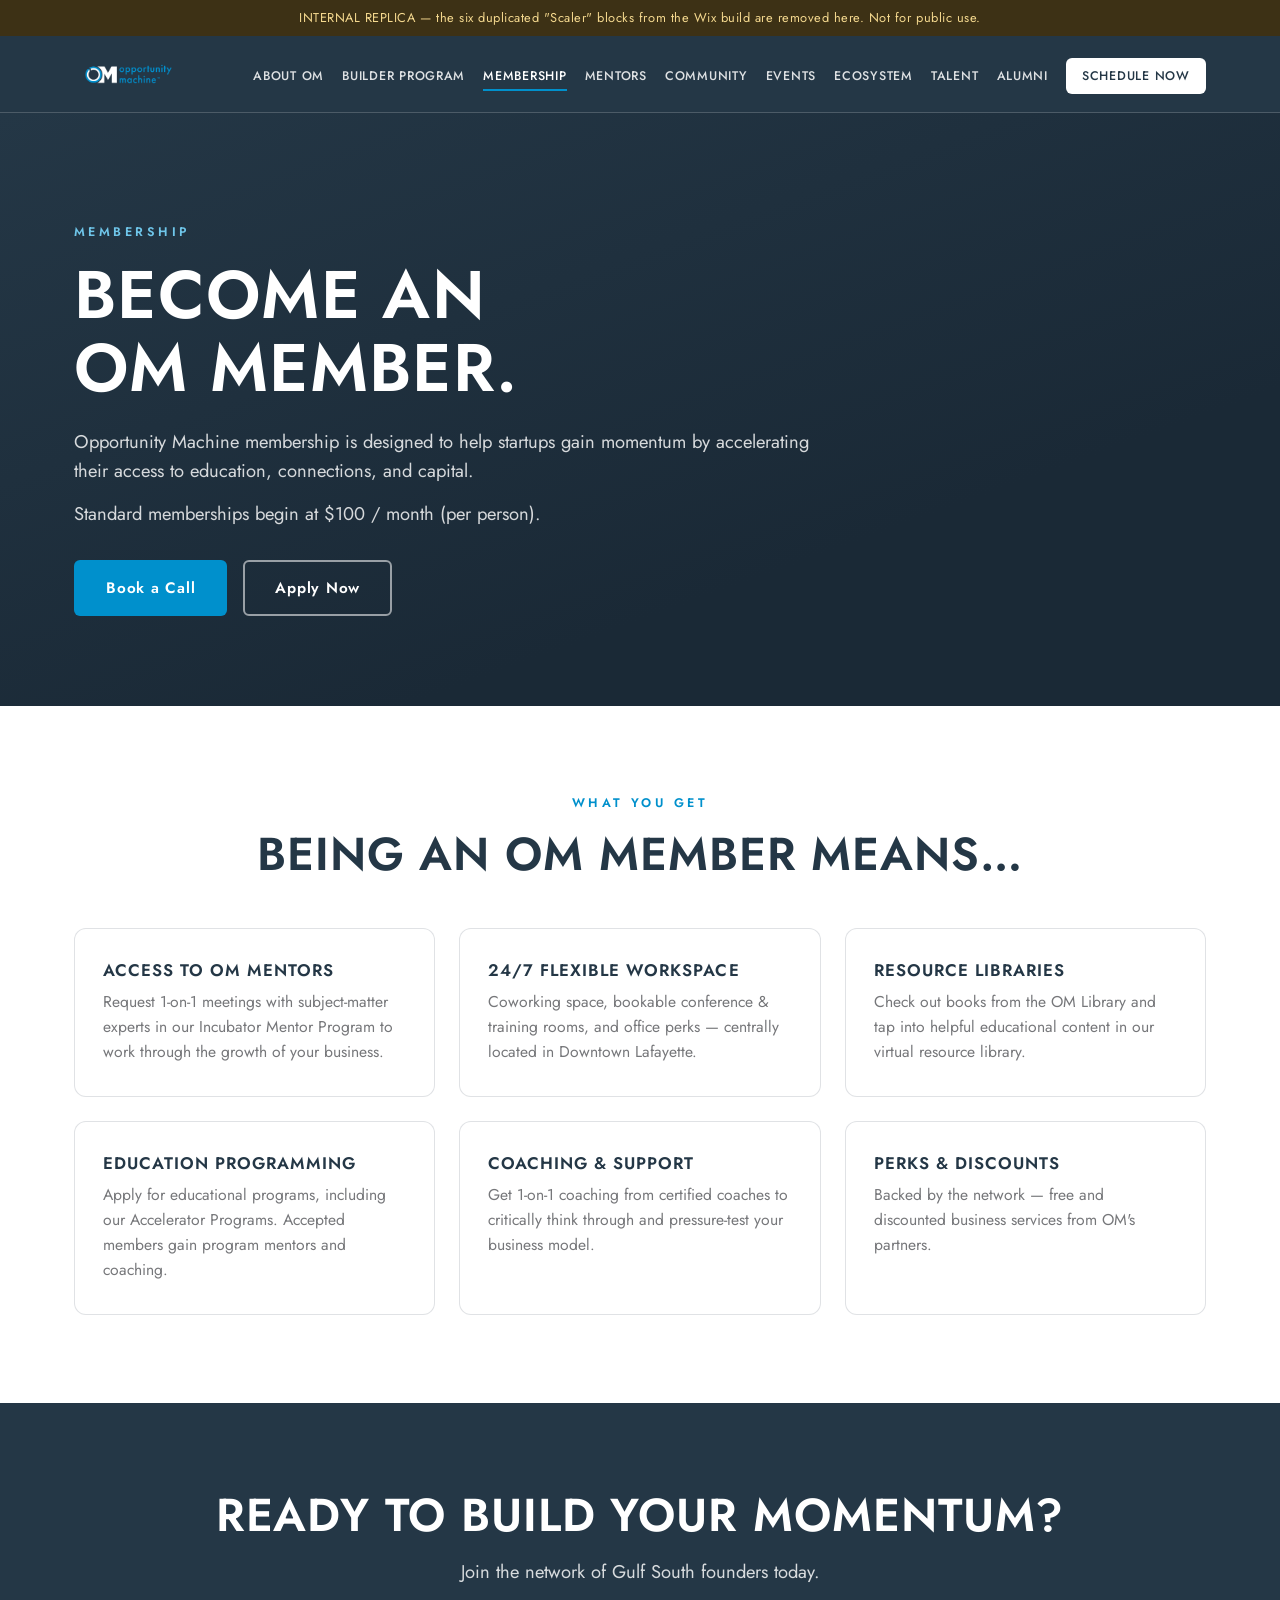
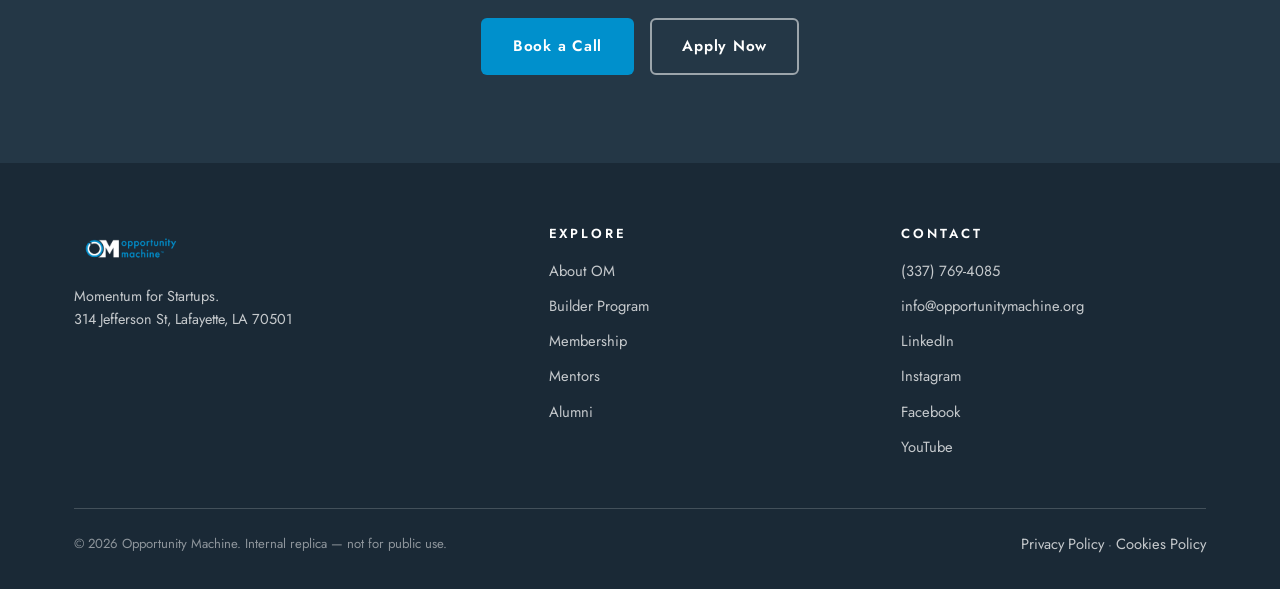
<file: membership.html>
<!DOCTYPE html>
<html lang="en">
<head>
<meta charset="UTF-8">
<meta name="viewport" content="width=device-width, initial-scale=1.0">
<title>Membership | Opportunity Machine</title>
<link rel="preconnect" href="https://fonts.googleapis.com">
<link href="https://fonts.googleapis.com/css2?family=Jost:ital,wght@0,400;0,500;0,600;1,400&display=swap" rel="stylesheet">
<link rel="stylesheet" href="styles.css">
</head>
<body>

<div class="replica-banner">INTERNAL REPLICA — the six duplicated "Scaler" blocks from the Wix build are removed here. Not for public use.</div>

<header class="site-header">
  <div class="nav-bar">
    <a class="brand" href="index.html"><img src="assets/om-logo-reversed.png" alt="Opportunity Machine"></a>
    <button class="nav-toggle" aria-label="Menu">&#9776;</button>
    <ul class="nav-links">
      <li><a href="about.html">About OM</a></li>
      <li><a href="builder-program.html">Builder Program</a></li>
      <li><a href="membership.html">Membership</a></li>
      <li><a href="mentors.html">Mentors</a></li>
      <li><a href="community.html">Community</a></li>
      <li><a href="events.html">Events</a></li>
      <li><a href="ecosystem.html">Ecosystem</a></li>
      <li><a href="talent.html">Talent</a></li>
      <li><a href="alumni.html">Alumni</a></li>
      <li><a class="nav-cta" href="contact.html">Schedule Now</a></li>
    </ul>
  </div>
</header>

<main>

<section class="hero on-dark">
  <div class="wrap">
    <span class="kicker">Membership</span>
    <h1>Become an<br>OM Member.</h1>
    <p class="lede">Opportunity Machine membership is designed to help startups gain momentum by accelerating their access to education, connections, and capital.</p>
    <p class="lede" style="margin-top:0.8rem;">Standard memberships begin at $100 / month (per person).</p>
    <div class="cta-row"><a class="btn btn-blue" href="contact.html">Book a Call</a><a class="btn btn-ghost" href="https://form.jotform.com/220684844285060">Apply Now</a></div>
  </div>
</section>

<section>
  <div class="wrap">
    <div class="section-head center">
      <span class="kicker">What You Get</span>
      <h2>Being an OM member means&hellip;</h2>
    </div>
    <div class="grid cols-3">
      <div class="card">
        <h3>Access to OM Mentors</h3>
        <p>Request 1-on-1 meetings with subject-matter experts in our Incubator Mentor Program to work through the growth of your business.</p>
      </div>
      <div class="card">
        <h3>24/7 Flexible Workspace</h3>
        <p>Coworking space, bookable conference &amp; training rooms, and office perks — centrally located in Downtown Lafayette.</p>
      </div>
      <div class="card">
        <h3>Resource Libraries</h3>
        <p>Check out books from the OM Library and tap into helpful educational content in our virtual resource library.</p>
      </div>
      <div class="card">
        <h3>Education Programming</h3>
        <p>Apply for educational programs, including our Accelerator Programs. Accepted members gain program mentors and coaching.</p>
      </div>
      <div class="card">
        <h3>Coaching &amp; Support</h3>
        <p>Get 1-on-1 coaching from certified coaches to critically think through and pressure-test your business model.</p>
      </div>
      <div class="card">
        <h3>Perks &amp; Discounts</h3>
        <p>Backed by the network — free and discounted business services from OM's partners.</p>
      </div>
    </div>
  </div>
</section>

<section class="dark on-dark center">
  <div class="wrap">
    <h2>Ready to build your momentum?</h2>
    <p class="lede" style="margin:1rem auto 0;">Join the network of Gulf South founders today.</p>
    <div class="cta-row center">
      <a class="btn btn-blue" href="contact.html">Book a Call</a>
      <a class="btn btn-ghost" href="https://form.jotform.com/220684844285060">Apply Now</a>
    </div>
  </div>
</section>

</main>

<footer class="site-footer">
  <div class="wrap">
    <div class="footer-grid">
      <div class="footer-brand">
        <img src="assets/om-logo-reversed.png" alt="Opportunity Machine">
        <p style="font-size:0.9rem;">Momentum for Startups.<br>314 Jefferson St, Lafayette, LA 70501</p>
      </div>
      <div>
        <h3>Explore</h3>
        <ul>
          <li><a href="about.html">About OM</a></li>
          <li><a href="builder-program.html">Builder Program</a></li>
          <li><a href="membership.html">Membership</a></li>
          <li><a href="mentors.html">Mentors</a></li>
          <li><a href="alumni.html">Alumni</a></li>
        </ul>
      </div>
      <div>
        <h3>Contact</h3>
        <ul>
          <li><a href="tel:+13377694085">(337) 769-4085</a></li>
          <li><a href="mailto:info@opportunitymachine.org">info@opportunitymachine.org</a></li>
          <li><a href="https://www.linkedin.com/company/opportunity-machine-om-/">LinkedIn</a></li>
          <li><a href="https://www.instagram.com/opportunitymachine">Instagram</a></li>
          <li><a href="https://www.facebook.com/OpportunityMachine">Facebook</a></li>
          <li><a href="https://www.youtube.com/channel/UCMzGLDjsvISI3G90OEt1ZwA">YouTube</a></li>
        </ul>
      </div>
    </div>
    <div class="footer-bottom">
      <span>© 2026 Opportunity Machine. Internal replica — not for public use.</span>
      <span><a href="#">Privacy Policy</a> · <a href="#">Cookies Policy</a></span>
    </div>
  </div>
</footer>

<script src="main.js"></script>
</body>
</html>
</file>
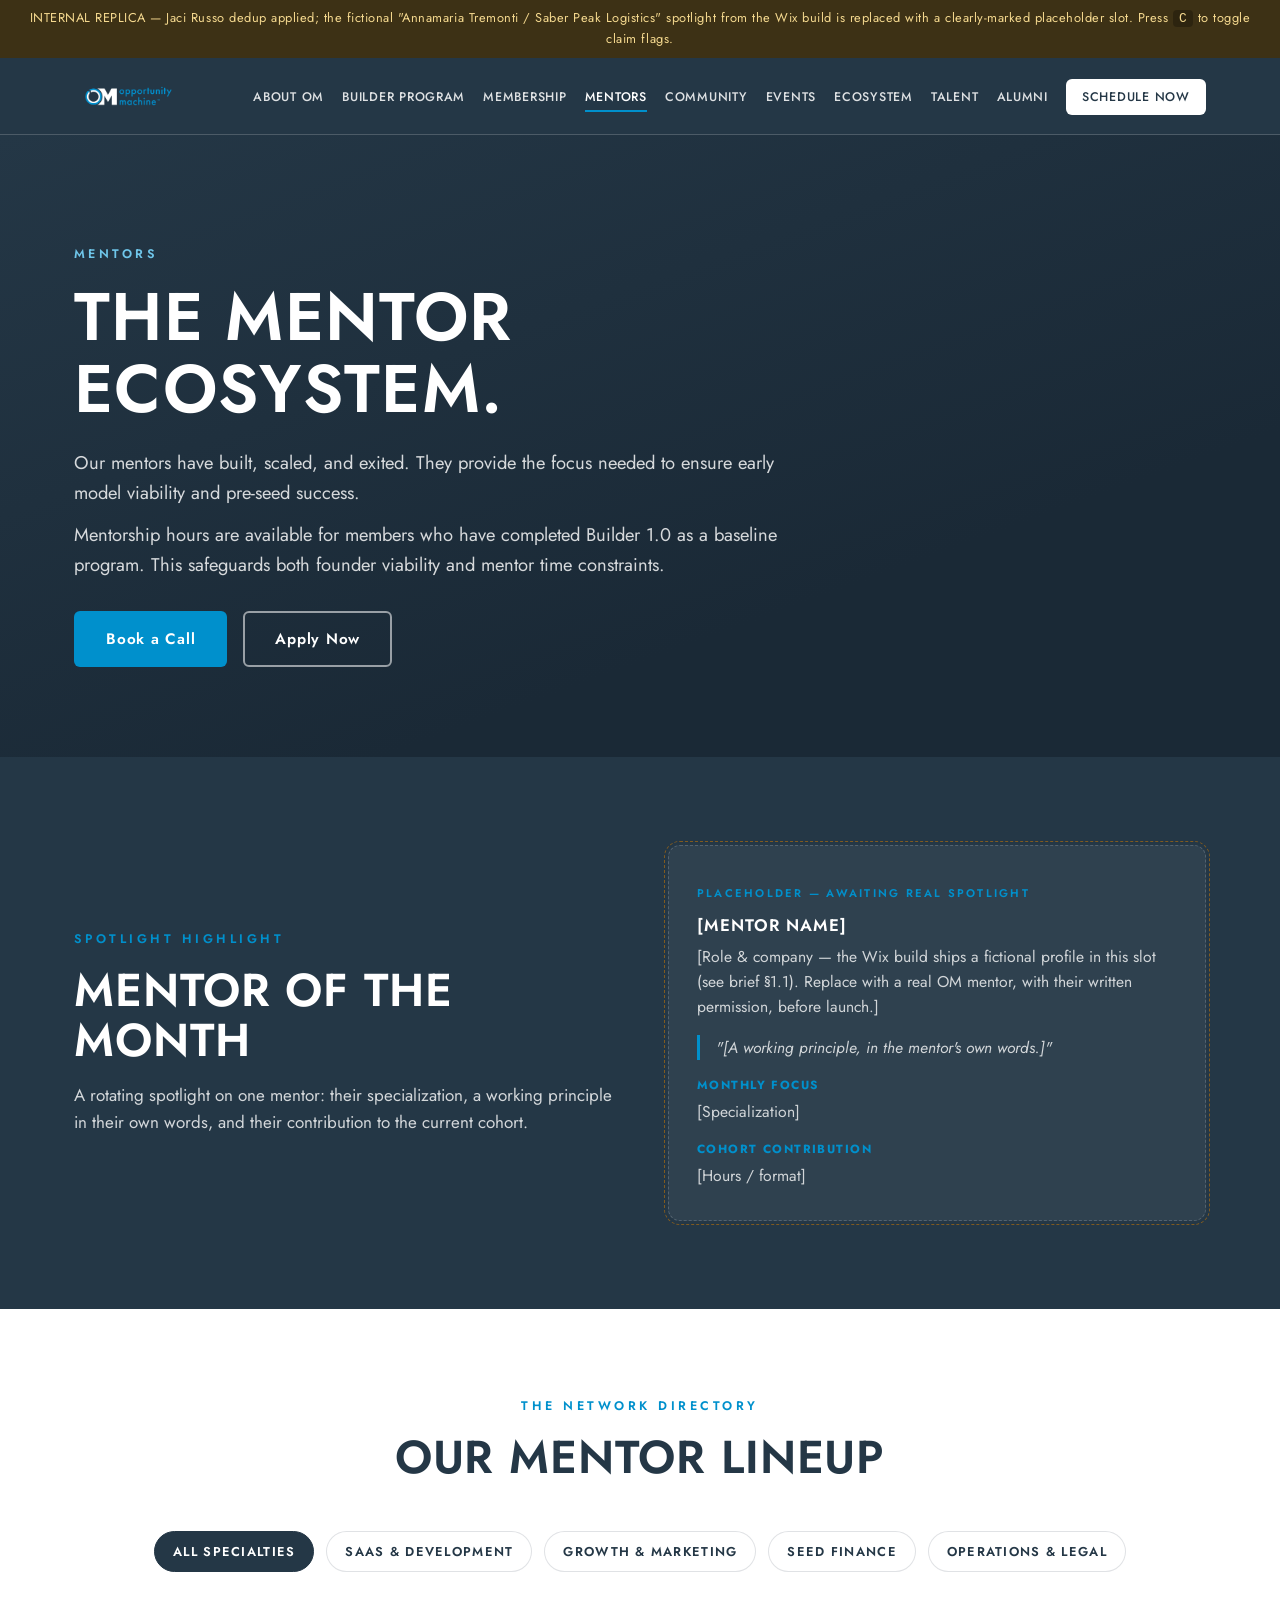
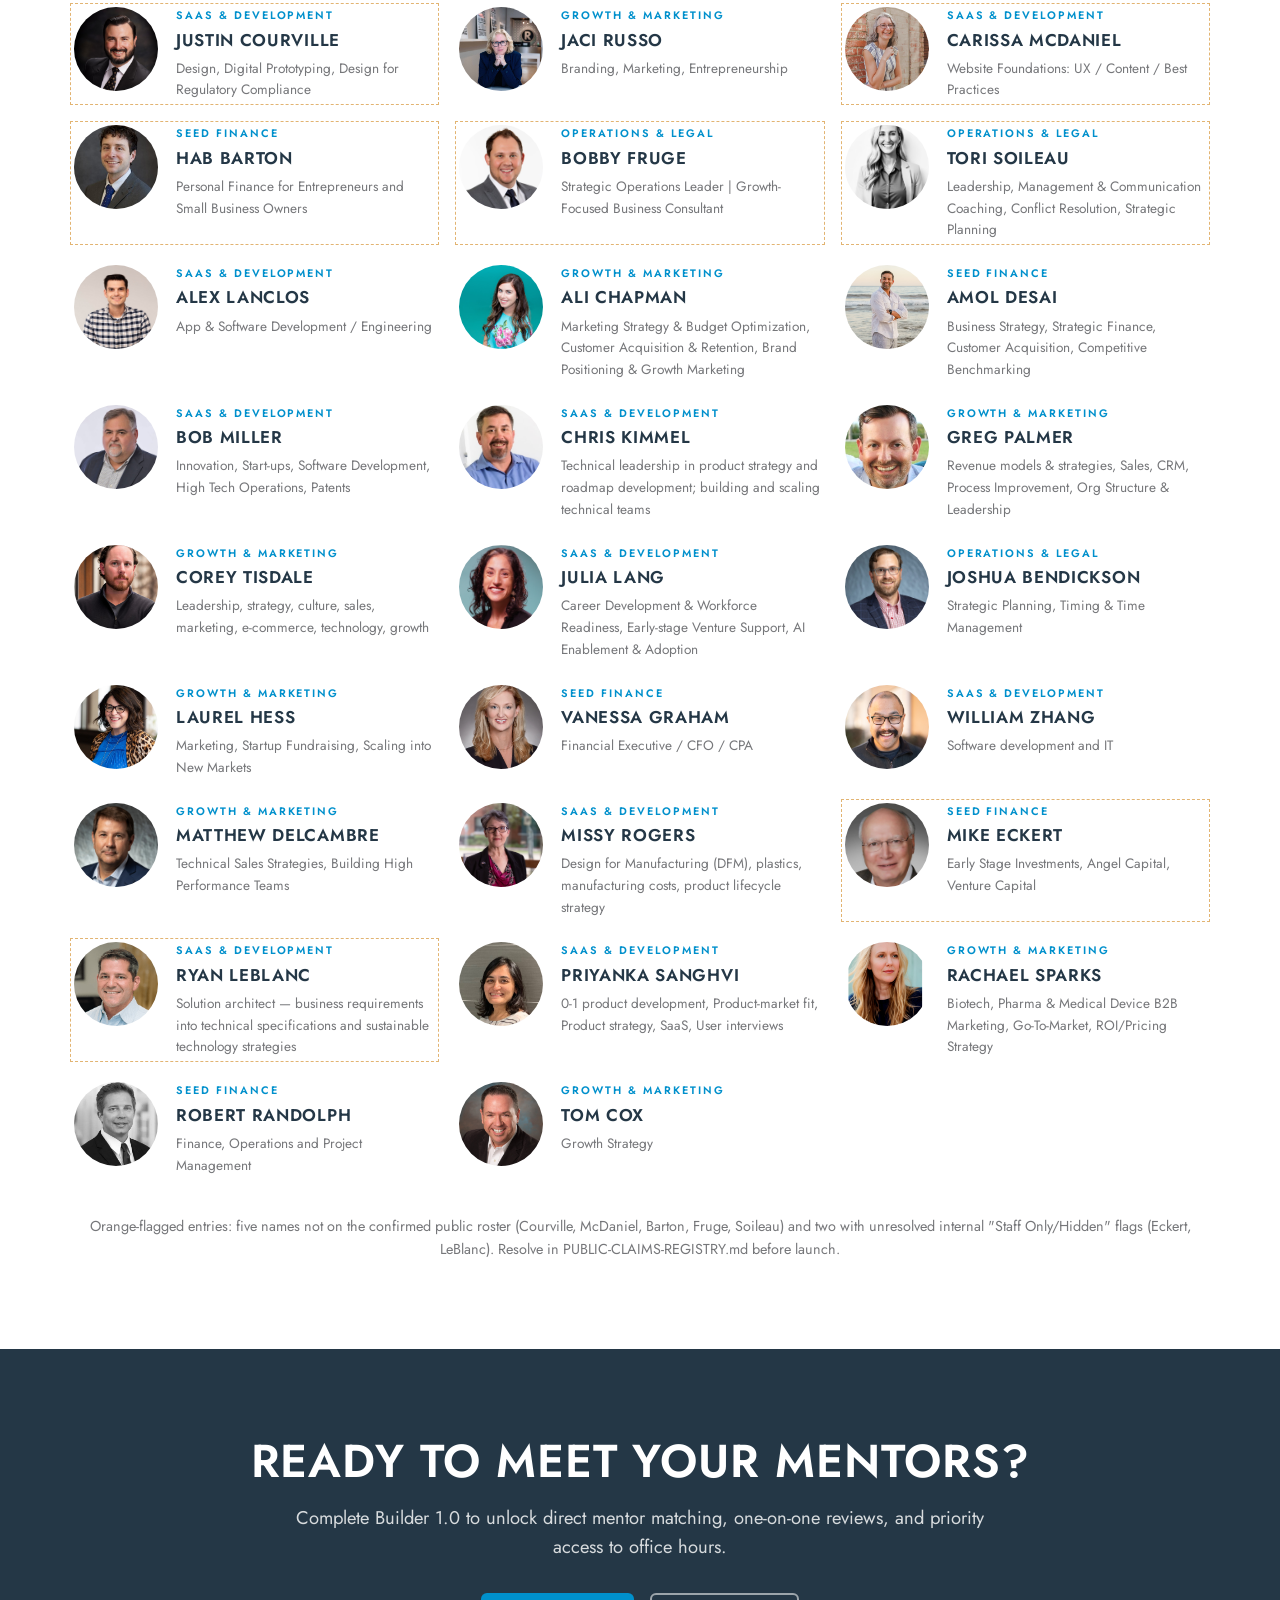
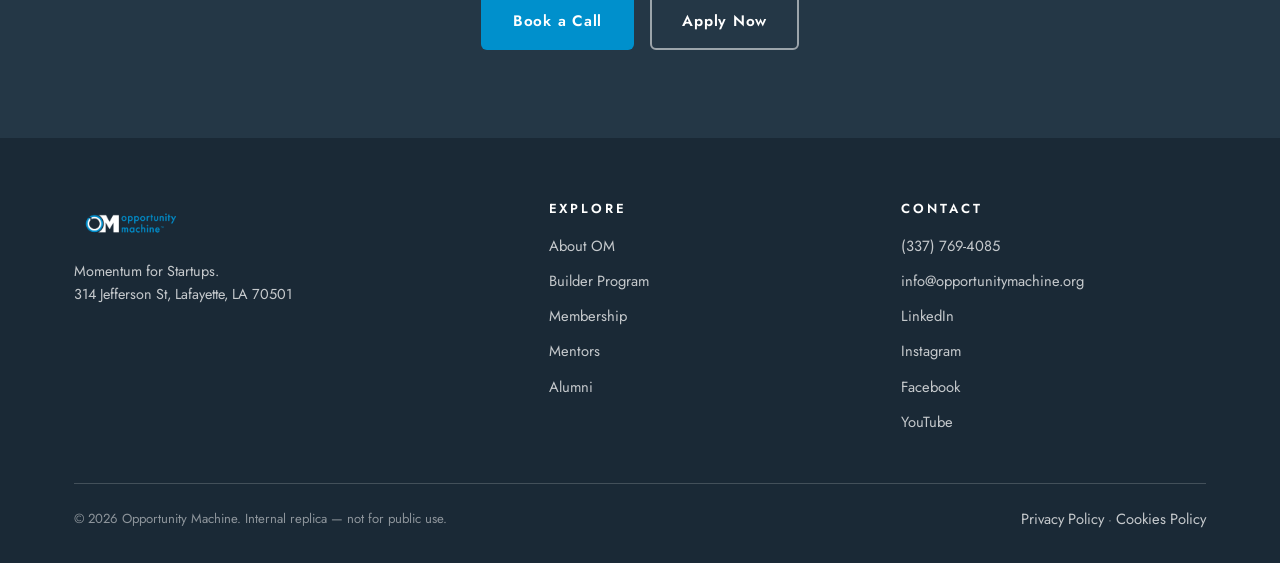
<file: mentors.html>
<!DOCTYPE html>
<html lang="en">
<head>
<meta charset="UTF-8">
<meta name="viewport" content="width=device-width, initial-scale=1.0">
<title>Mentors | Opportunity Machine</title>
<link rel="preconnect" href="https://fonts.googleapis.com">
<link href="https://fonts.googleapis.com/css2?family=Jost:ital,wght@0,400;0,500;0,600;1,400&display=swap" rel="stylesheet">
<link rel="stylesheet" href="styles.css">
</head>
<body>

<div class="replica-banner">INTERNAL REPLICA — Jaci Russo dedup applied; the fictional "Annamaria Tremonti / Saber Peak Logistics" spotlight from the Wix build is replaced with a clearly-marked placeholder slot. Press <code>C</code> to toggle claim flags.</div>

<header class="site-header">
  <div class="nav-bar">
    <a class="brand" href="index.html"><img src="assets/om-logo-reversed.png" alt="Opportunity Machine"></a>
    <button class="nav-toggle" aria-label="Menu">&#9776;</button>
    <ul class="nav-links">
      <li><a href="about.html">About OM</a></li>
      <li><a href="builder-program.html">Builder Program</a></li>
      <li><a href="membership.html">Membership</a></li>
      <li><a href="mentors.html">Mentors</a></li>
      <li><a href="community.html">Community</a></li>
      <li><a href="events.html">Events</a></li>
      <li><a href="ecosystem.html">Ecosystem</a></li>
      <li><a href="talent.html">Talent</a></li>
      <li><a href="alumni.html">Alumni</a></li>
      <li><a class="nav-cta" href="contact.html">Schedule Now</a></li>
    </ul>
  </div>
</header>

<main>

<section class="hero on-dark">
  <div class="wrap">
    <span class="kicker">Mentors</span>
    <h1>The Mentor<br>Ecosystem.</h1>
    <p class="lede">Our mentors have built, scaled, and exited. They provide the focus needed to ensure early model viability and pre-seed success.</p>
    <p class="lede" style="margin-top:0.8rem;">Mentorship hours are available for members who have completed Builder 1.0 as a baseline program. This safeguards both founder viability and mentor time constraints.</p>
    <div class="cta-row"><a class="btn btn-blue" href="contact.html">Book a Call</a><a class="btn btn-ghost" href="https://form.jotform.com/220684844285060">Apply Now</a></div>
  </div>
</section>

<!-- MENTOR OF THE MONTH — placeholder slot -->
<section class="dark on-dark">
  <div class="wrap split">
    <div>
      <span class="kicker">Spotlight Highlight</span>
      <h2>Mentor of the Month</h2>
      <p style="margin-top:1rem;color:rgba(255,255,255,0.8);">A rotating spotlight on one mentor: their specialization, a working principle in their own words, and their contribution to the current cohort.</p>
    </div>
    <div class="card claim-flag" style="border-style:dashed;">
      <div class="tag">Placeholder — awaiting real spotlight</div>
      <h3>[Mentor Name]</h3>
      <p>[Role &amp; company — the Wix build ships a fictional profile in this slot (see brief §1.1). Replace with a real OM mentor, with their written permission, before launch.]</p>
      <p class="quote-line">"[A working principle, in the mentor's own words.]"</p>
      <p class="leave-with"><strong>Monthly Focus</strong>[Specialization]</p>
      <p class="leave-with"><strong>Cohort Contribution</strong>[Hours / format]</p>
    </div>
  </div>
</section>

<!-- DIRECTORY -->
<section>
  <div class="wrap">
    <div class="section-head center">
      <span class="kicker">The Network Directory</span>
      <h2>Our Mentor Lineup</h2>
    </div>

    <div class="filter-row" style="justify-content:center;">
      <button class="filter-btn active" data-cat="all">All Specialties</button>
      <button class="filter-btn" data-cat="saas">SaaS &amp; Development</button>
      <button class="filter-btn" data-cat="growth">Growth &amp; Marketing</button>
      <button class="filter-btn" data-cat="finance">Seed Finance</button>
      <button class="filter-btn" data-cat="ops">Operations &amp; Legal</button>
    </div>

    <div class="mentor-grid">
      <div class="mentor-card claim-flag" data-cat="saas"><img src="assets/mentor-justin-courville.jpg" alt="Justin Courville"><div><div class="spec">SaaS &amp; Development</div><div class="name">Justin Courville</div><div class="skills">Design, Digital Prototyping, Design for Regulatory Compliance</div></div></div>
      <div class="mentor-card" data-cat="growth"><img src="assets/mentor-jaci-russo.jpg" alt="Jaci Russo"><div><div class="spec">Growth &amp; Marketing</div><div class="name">Jaci Russo</div><div class="skills">Branding, Marketing, Entrepreneurship</div></div></div>
      <div class="mentor-card claim-flag" data-cat="saas"><img src="assets/mentor-carissa-mcdaniel.jpg" alt="Carissa McDaniel"><div><div class="spec">SaaS &amp; Development</div><div class="name">Carissa McDaniel</div><div class="skills">Website Foundations: UX / Content / Best Practices</div></div></div>
      <div class="mentor-card claim-flag" data-cat="finance"><img src="assets/mentor-hab-barton.jpg" alt="Hab Barton"><div><div class="spec">Seed Finance</div><div class="name">Hab Barton</div><div class="skills">Personal Finance for Entrepreneurs and Small Business Owners</div></div></div>
      <div class="mentor-card claim-flag" data-cat="ops"><img src="assets/mentor-bobby-fruge.jpg" alt="Bobby Fruge"><div><div class="spec">Operations &amp; Legal</div><div class="name">Bobby Fruge</div><div class="skills">Strategic Operations Leader | Growth-Focused Business Consultant</div></div></div>
      <div class="mentor-card claim-flag" data-cat="ops"><img src="assets/mentor-tori-soileau.png" alt="Tori Soileau"><div><div class="spec">Operations &amp; Legal</div><div class="name">Tori Soileau</div><div class="skills">Leadership, Management &amp; Communication Coaching, Conflict Resolution, Strategic Planning</div></div></div>
      <div class="mentor-card" data-cat="saas"><img src="assets/mentor-alex-lanclos.png" alt="Alex Lanclos"><div><div class="spec">SaaS &amp; Development</div><div class="name">Alex Lanclos</div><div class="skills">App &amp; Software Development / Engineering</div></div></div>
      <div class="mentor-card" data-cat="growth"><img src="assets/mentor-ali-chapman.jpg" alt="Ali Chapman"><div><div class="spec">Growth &amp; Marketing</div><div class="name">Ali Chapman</div><div class="skills">Marketing Strategy &amp; Budget Optimization, Customer Acquisition &amp; Retention, Brand Positioning &amp; Growth Marketing</div></div></div>
      <div class="mentor-card" data-cat="finance"><img src="assets/mentor-amol-desai.jpg" alt="Amol Desai"><div><div class="spec">Seed Finance</div><div class="name">Amol Desai</div><div class="skills">Business Strategy, Strategic Finance, Customer Acquisition, Competitive Benchmarking</div></div></div>
      <div class="mentor-card" data-cat="saas"><img src="assets/mentor-bob-miller.jpg" alt="Bob Miller"><div><div class="spec">SaaS &amp; Development</div><div class="name">Bob Miller</div><div class="skills">Innovation, Start-ups, Software Development, High Tech Operations, Patents</div></div></div>
      <div class="mentor-card" data-cat="saas"><img src="assets/mentor-chris-kimmel.jpg" alt="Chris Kimmel"><div><div class="spec">SaaS &amp; Development</div><div class="name">Chris Kimmel</div><div class="skills">Technical leadership in product strategy and roadmap development; building and scaling technical teams</div></div></div>
      <div class="mentor-card" data-cat="growth"><img src="assets/mentor-greg-palmer.jpg" alt="Greg Palmer"><div><div class="spec">Growth &amp; Marketing</div><div class="name">Greg Palmer</div><div class="skills">Revenue models &amp; strategies, Sales, CRM, Process Improvement, Org Structure &amp; Leadership</div></div></div>
      <div class="mentor-card" data-cat="growth"><img src="assets/mentor-corey-tisdale.jpeg" alt="Corey Tisdale"><div><div class="spec">Growth &amp; Marketing</div><div class="name">Corey Tisdale</div><div class="skills">Leadership, strategy, culture, sales, marketing, e-commerce, technology, growth</div></div></div>
      <div class="mentor-card" data-cat="saas"><img src="assets/mentor-julia-lang.png" alt="Julia Lang"><div><div class="spec">SaaS &amp; Development</div><div class="name">Julia Lang</div><div class="skills">Career Development &amp; Workforce Readiness, Early-stage Venture Support, AI Enablement &amp; Adoption</div></div></div>
      <div class="mentor-card" data-cat="ops"><img src="assets/mentor-joshua-bendickson.jpg" alt="Joshua Bendickson"><div><div class="spec">Operations &amp; Legal</div><div class="name">Joshua Bendickson</div><div class="skills">Strategic Planning, Timing &amp; Time Management</div></div></div>
      <div class="mentor-card" data-cat="growth"><img src="assets/mentor-laurel-hess.png" alt="Laurel Hess"><div><div class="spec">Growth &amp; Marketing</div><div class="name">Laurel Hess</div><div class="skills">Marketing, Startup Fundraising, Scaling into New Markets</div></div></div>
      <div class="mentor-card" data-cat="finance"><img src="assets/mentor-vanessa-graham.jpg" alt="Vanessa Graham"><div><div class="spec">Seed Finance</div><div class="name">Vanessa Graham</div><div class="skills">Financial Executive / CFO / CPA</div></div></div>
      <div class="mentor-card" data-cat="saas"><img src="assets/mentor-william-zhang.jpg" alt="William Zhang"><div><div class="spec">SaaS &amp; Development</div><div class="name">William Zhang</div><div class="skills">Software development and IT</div></div></div>
      <div class="mentor-card" data-cat="growth"><img src="assets/mentor-matthew-delcambre.jpg" alt="Matthew Delcambre"><div><div class="spec">Growth &amp; Marketing</div><div class="name">Matthew Delcambre</div><div class="skills">Technical Sales Strategies, Building High Performance Teams</div></div></div>
      <div class="mentor-card" data-cat="saas"><img src="assets/mentor-missy-rogers.jpg" alt="Missy Rogers"><div><div class="spec">SaaS &amp; Development</div><div class="name">Missy Rogers</div><div class="skills">Design for Manufacturing (DFM), plastics, manufacturing costs, product lifecycle strategy</div></div></div>
      <div class="mentor-card claim-flag" data-cat="finance"><img src="assets/mentor-mike-eckert.jpg" alt="Mike Eckert"><div><div class="spec">Seed Finance</div><div class="name">Mike Eckert</div><div class="skills">Early Stage Investments, Angel Capital, Venture Capital</div></div></div>
      <div class="mentor-card claim-flag" data-cat="saas"><img src="assets/mentor-ryan-leblanc.jpg" alt="Ryan LeBlanc"><div><div class="spec">SaaS &amp; Development</div><div class="name">Ryan LeBlanc</div><div class="skills">Solution architect — business requirements into technical specifications and sustainable technology strategies</div></div></div>
      <div class="mentor-card" data-cat="saas"><img src="assets/mentor-priyanka-sanghvi.jpg" alt="Priyanka Sanghvi"><div><div class="spec">SaaS &amp; Development</div><div class="name">Priyanka Sanghvi</div><div class="skills">0-1 product development, Product-market fit, Product strategy, SaaS, User interviews</div></div></div>
      <div class="mentor-card" data-cat="growth"><img src="assets/mentor-rachael-sparks.png" alt="Rachael Sparks"><div><div class="spec">Growth &amp; Marketing</div><div class="name">Rachael Sparks</div><div class="skills">Biotech, Pharma &amp; Medical Device B2B Marketing, Go-To-Market, ROI/Pricing Strategy</div></div></div>
      <div class="mentor-card" data-cat="finance"><img src="assets/mentor-robert-randolph.jpg" alt="Robert Randolph"><div><div class="spec">Seed Finance</div><div class="name">Robert Randolph</div><div class="skills">Finance, Operations and Project Management</div></div></div>
      <div class="mentor-card" data-cat="growth"><img src="assets/mentor-tom-cox.jpg" alt="Tom Cox"><div><div class="spec">Growth &amp; Marketing</div><div class="name">Tom Cox</div><div class="skills">Growth Strategy</div></div></div>
    </div>

    <p class="center" style="margin-top:2.4rem;color:var(--gray);font-size:0.9rem;">Orange-flagged entries: five names not on the confirmed public roster (Courville, McDaniel, Barton, Fruge, Soileau) and two with unresolved internal "Staff Only/Hidden" flags (Eckert, LeBlanc). Resolve in PUBLIC-CLAIMS-REGISTRY.md before launch.</p>
  </div>
</section>

<section class="dark on-dark center">
  <div class="wrap">
    <h2>Ready to meet your mentors?</h2>
    <p class="lede" style="margin:1rem auto 0;">Complete Builder 1.0 to unlock direct mentor matching, one-on-one reviews, and priority access to office hours.</p>
    <div class="cta-row center">
      <a class="btn btn-blue" href="contact.html">Book a Call</a>
      <a class="btn btn-ghost" href="https://form.jotform.com/220684844285060">Apply Now</a>
    </div>
  </div>
</section>

</main>

<footer class="site-footer">
  <div class="wrap">
    <div class="footer-grid">
      <div class="footer-brand">
        <img src="assets/om-logo-reversed.png" alt="Opportunity Machine">
        <p style="font-size:0.9rem;">Momentum for Startups.<br>314 Jefferson St, Lafayette, LA 70501</p>
      </div>
      <div>
        <h3>Explore</h3>
        <ul>
          <li><a href="about.html">About OM</a></li>
          <li><a href="builder-program.html">Builder Program</a></li>
          <li><a href="membership.html">Membership</a></li>
          <li><a href="mentors.html">Mentors</a></li>
          <li><a href="alumni.html">Alumni</a></li>
        </ul>
      </div>
      <div>
        <h3>Contact</h3>
        <ul>
          <li><a href="tel:+13377694085">(337) 769-4085</a></li>
          <li><a href="mailto:info@opportunitymachine.org">info@opportunitymachine.org</a></li>
          <li><a href="https://www.linkedin.com/company/opportunity-machine-om-/">LinkedIn</a></li>
          <li><a href="https://www.instagram.com/opportunitymachine">Instagram</a></li>
          <li><a href="https://www.facebook.com/OpportunityMachine">Facebook</a></li>
          <li><a href="https://www.youtube.com/channel/UCMzGLDjsvISI3G90OEt1ZwA">YouTube</a></li>
        </ul>
      </div>
    </div>
    <div class="footer-bottom">
      <span>© 2026 Opportunity Machine. Internal replica — not for public use.</span>
      <span><a href="#">Privacy Policy</a> · <a href="#">Cookies Policy</a></span>
    </div>
  </div>
</footer>

<script src="main.js"></script>
</body>
</html>
</file>
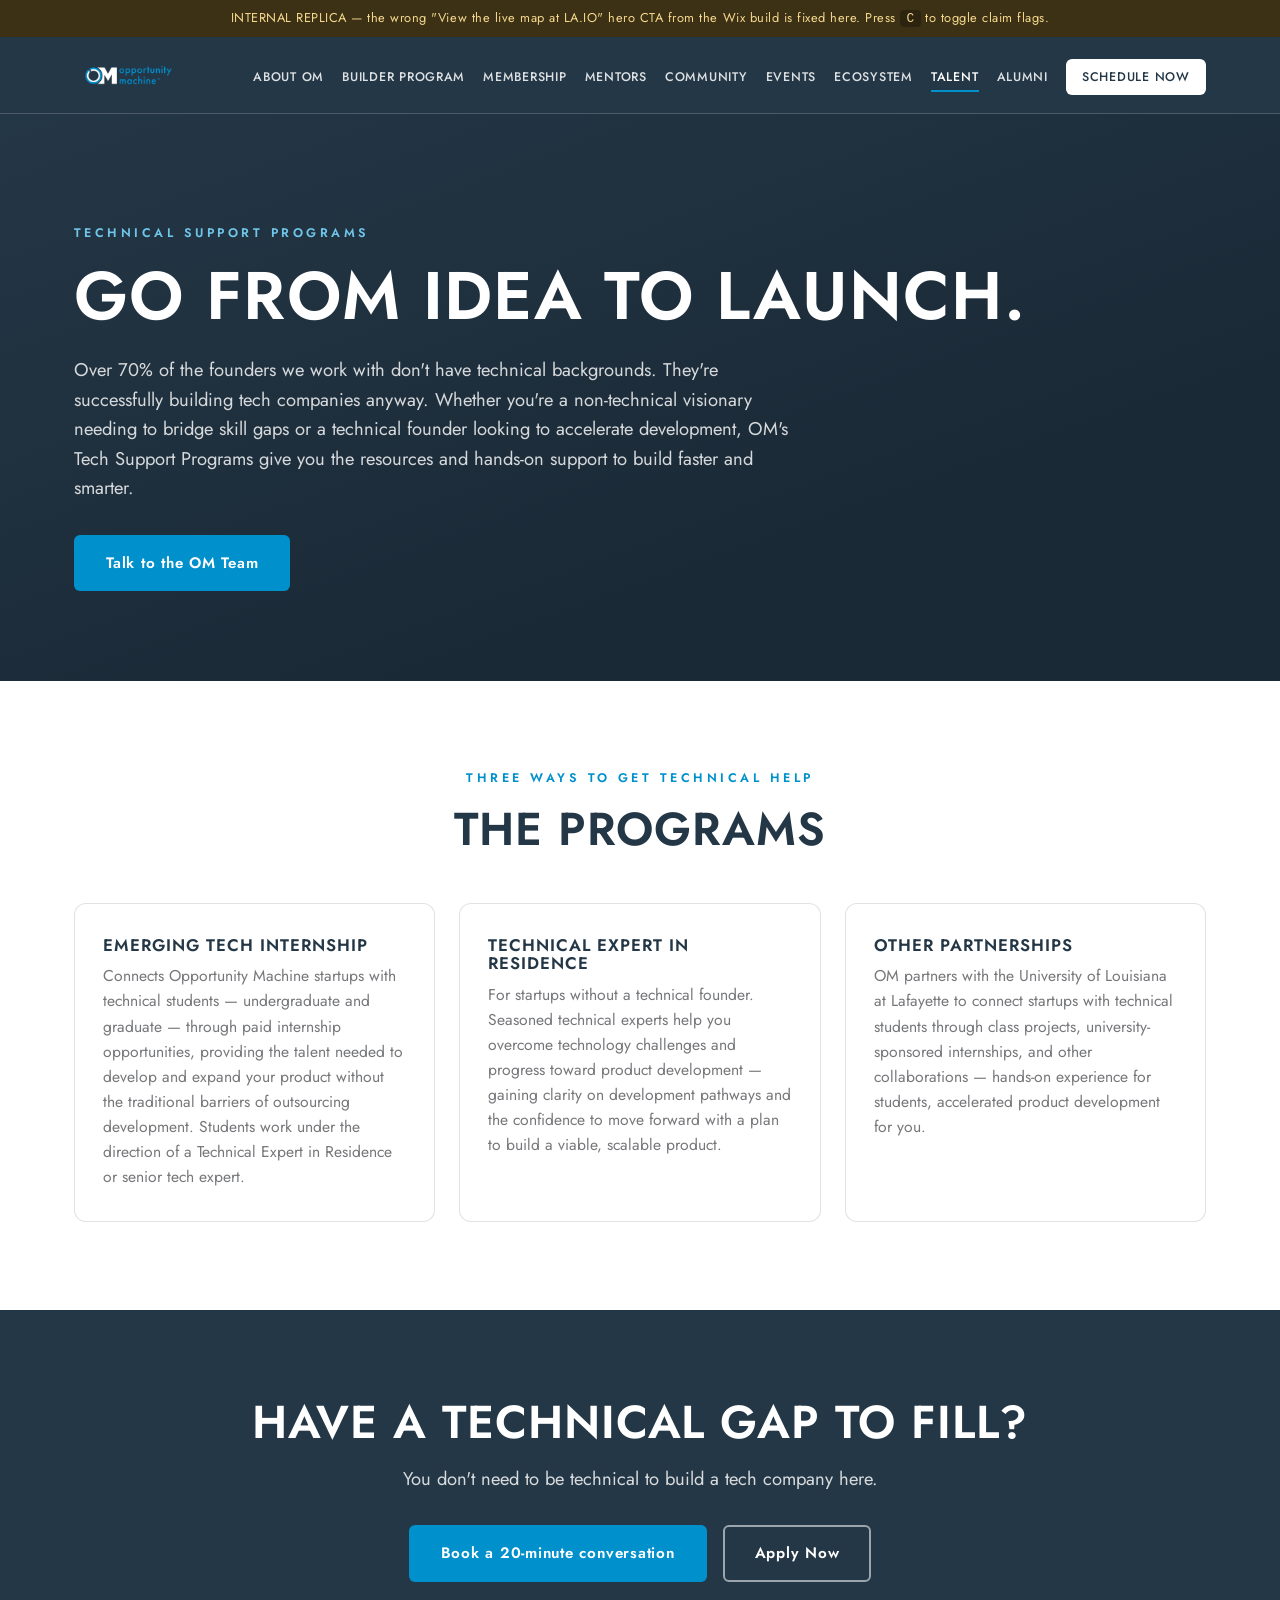
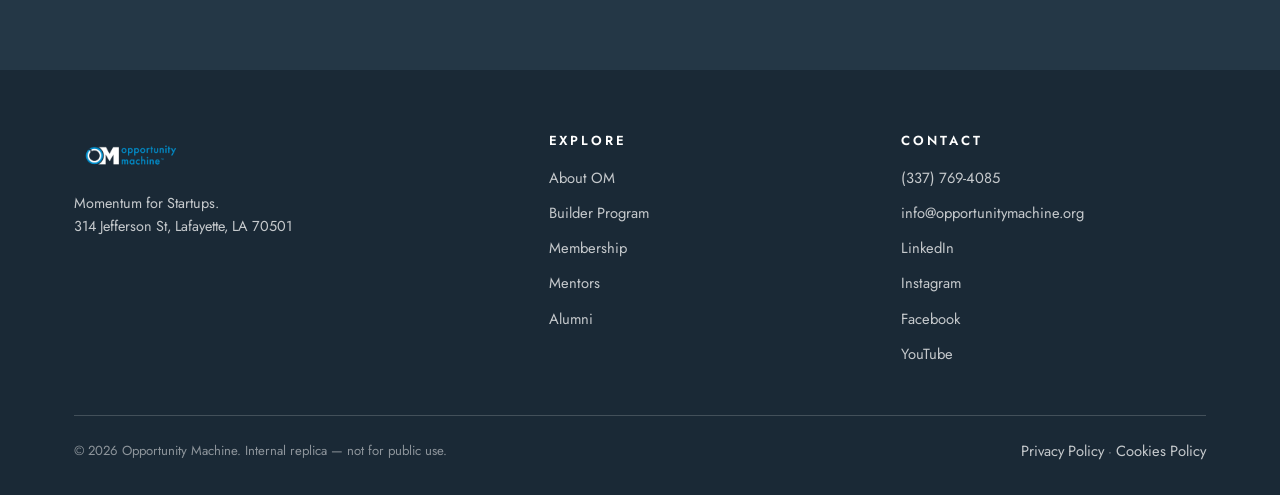
<file: talent.html>
<!DOCTYPE html>
<html lang="en">
<head>
<meta charset="UTF-8">
<meta name="viewport" content="width=device-width, initial-scale=1.0">
<title>Talent | Opportunity Machine</title>
<link rel="preconnect" href="https://fonts.googleapis.com">
<link href="https://fonts.googleapis.com/css2?family=Jost:ital,wght@0,400;0,500;0,600;1,400&display=swap" rel="stylesheet">
<link rel="stylesheet" href="styles.css">
</head>
<body>

<div class="replica-banner">INTERNAL REPLICA — the wrong "View the live map at LA.IO" hero CTA from the Wix build is fixed here. Press <code>C</code> to toggle claim flags.</div>

<header class="site-header">
  <div class="nav-bar">
    <a class="brand" href="index.html"><img src="assets/om-logo-reversed.png" alt="Opportunity Machine"></a>
    <button class="nav-toggle" aria-label="Menu">&#9776;</button>
    <ul class="nav-links">
      <li><a href="about.html">About OM</a></li>
      <li><a href="builder-program.html">Builder Program</a></li>
      <li><a href="membership.html">Membership</a></li>
      <li><a href="mentors.html">Mentors</a></li>
      <li><a href="community.html">Community</a></li>
      <li><a href="events.html">Events</a></li>
      <li><a href="ecosystem.html">Ecosystem</a></li>
      <li><a href="talent.html">Talent</a></li>
      <li><a href="alumni.html">Alumni</a></li>
      <li><a class="nav-cta" href="contact.html">Schedule Now</a></li>
    </ul>
  </div>
</header>

<main>

<section class="hero on-dark">
  <div class="wrap">
    <span class="kicker">Technical Support Programs</span>
    <h1>Go from idea to launch.</h1>
    <p class="lede">Over 70% of the founders we work with don't have technical backgrounds. They're successfully building tech companies anyway. Whether you're a non-technical visionary needing to bridge skill gaps or a technical founder looking to accelerate development, OM's Tech Support Programs give you the resources and hands-on support to build faster and smarter.</p>
    <div class="cta-row"><a class="btn btn-blue" href="contact.html">Talk to the OM Team</a></div>
  </div>
</section>

<section>
  <div class="wrap">
    <div class="section-head center">
      <span class="kicker">Three Ways to Get Technical Help</span>
      <h2>The Programs</h2>
    </div>
    <div class="grid cols-3">
      <div class="card">
        <h3>Emerging Tech Internship</h3>
        <p>Connects Opportunity Machine startups with technical students — undergraduate and graduate — through paid internship opportunities, providing the talent needed to develop and expand your product without the traditional barriers of outsourcing development. Students work under the direction of a Technical Expert in Residence or senior tech expert.</p>
      </div>
      <div class="card">
        <h3>Technical Expert in Residence</h3>
        <p>For startups without a technical founder. Seasoned technical experts help you overcome technology challenges and progress toward product development — gaining clarity on development pathways and the confidence to move forward with a plan to build a viable, scalable product.</p>
      </div>
      <div class="card">
        <h3>Other Partnerships</h3>
        <p>OM partners with the University of Louisiana at Lafayette to connect startups with technical students through class projects, university-sponsored internships, and other collaborations — hands-on experience for students, accelerated product development for you.</p>
      </div>
    </div>
  </div>
</section>

<section class="dark on-dark center">
  <div class="wrap">
    <h2>Have a technical gap to fill?</h2>
    <p class="lede" style="margin:1rem auto 0;">You don't need to be technical to build a tech company here.</p>
    <div class="cta-row center">
      <a class="btn btn-blue" href="contact.html">Book a 20-minute conversation</a>
      <a class="btn btn-ghost" href="https://form.jotform.com/220684844285060">Apply Now</a>
    </div>
  </div>
</section>

</main>

<footer class="site-footer">
  <div class="wrap">
    <div class="footer-grid">
      <div class="footer-brand">
        <img src="assets/om-logo-reversed.png" alt="Opportunity Machine">
        <p style="font-size:0.9rem;">Momentum for Startups.<br>314 Jefferson St, Lafayette, LA 70501</p>
      </div>
      <div>
        <h3>Explore</h3>
        <ul>
          <li><a href="about.html">About OM</a></li>
          <li><a href="builder-program.html">Builder Program</a></li>
          <li><a href="membership.html">Membership</a></li>
          <li><a href="mentors.html">Mentors</a></li>
          <li><a href="alumni.html">Alumni</a></li>
        </ul>
      </div>
      <div>
        <h3>Contact</h3>
        <ul>
          <li><a href="tel:+13377694085">(337) 769-4085</a></li>
          <li><a href="mailto:info@opportunitymachine.org">info@opportunitymachine.org</a></li>
          <li><a href="https://www.linkedin.com/company/opportunity-machine-om-/">LinkedIn</a></li>
          <li><a href="https://www.instagram.com/opportunitymachine">Instagram</a></li>
          <li><a href="https://www.facebook.com/OpportunityMachine">Facebook</a></li>
          <li><a href="https://www.youtube.com/channel/UCMzGLDjsvISI3G90OEt1ZwA">YouTube</a></li>
        </ul>
      </div>
    </div>
    <div class="footer-bottom">
      <span>© 2026 Opportunity Machine. Internal replica — not for public use.</span>
      <span><a href="#">Privacy Policy</a> · <a href="#">Cookies Policy</a></span>
    </div>
  </div>
</footer>

<script src="main.js"></script>
</body>
</html>
</file>
<file: styles.css>
/* ============================================================
   OM Website — Wix Studio replica
   Reverse-engineered from robertehebert.wixstudio.com/opportunity-machine
   Palette: navy #243746 · blue #0090CC · gray #76777A (brand)
   Type: Jost (Futura PT stand-in) — swap for licensed Futura PT at launch
   ============================================================ */

:root {
  --navy: #243746;
  --navy-deep: #1a2936;
  --blue: #0090CC;
  --blue-dark: #007bb0;
  --gray: #76777A;
  --ink: #1c2830;
  --paper: #ffffff;
  --paper-dim: #f4f6f8;
  --line: rgba(36, 55, 70, 0.14);
  --line-light: rgba(255, 255, 255, 0.18);
  --radius: 6px;
  --radius-card: 12px;
  --maxw: 1180px;
  --font-display: "Jost", "Futura PT", "Century Gothic", "Avenir Next", sans-serif;
  --font-body: "Jost", "Futura PT", "Century Gothic", "Avenir Next", sans-serif;
}

* { margin: 0; padding: 0; box-sizing: border-box; }
html { scroll-behavior: smooth; }
body {
  font-family: var(--font-body);
  font-size: 17px;
  line-height: 1.6;
  color: var(--ink);
  background: var(--paper);
  -webkit-font-smoothing: antialiased;
}
img { max-width: 100%; display: block; }
a { color: var(--blue); text-decoration: none; }

/* ---------- type scale ---------- */
h1, h2, h3, .display {
  font-family: var(--font-display);
  font-weight: 600;
  line-height: 1.08;
  text-transform: uppercase;
  letter-spacing: 0.02em;
  color: var(--navy);
}
h1 { font-size: clamp(2.4rem, 5.4vw, 4.2rem); }
h2 { font-size: clamp(1.9rem, 3.6vw, 2.9rem); }
h3 { font-size: clamp(1.15rem, 2vw, 1.45rem); }
.on-dark h1, .on-dark h2, .on-dark h3, .on-dark p { color: #fff; }

.kicker {
  display: block;
  font-size: 0.78rem;
  font-weight: 600;
  letter-spacing: 0.28em;
  text-transform: uppercase;
  color: var(--blue);
  margin-bottom: 1rem;
}
.lede { font-size: 1.15rem; color: var(--gray); max-width: 46rem; }
.on-dark .lede { color: rgba(255, 255, 255, 0.82); }

/* ---------- layout ---------- */
.wrap { max-width: var(--maxw); margin: 0 auto; padding: 0 24px; }
section { padding: 88px 0; }
section.tight { padding: 56px 0; }
.dark { background: var(--navy); }
.deep { background: var(--navy-deep); }
.dim { background: var(--paper-dim); }
.center { text-align: center; }
.section-head { max-width: 52rem; margin-bottom: 3rem; }
.section-head.center { margin-left: auto; margin-right: auto; }

.grid { display: grid; gap: 24px; }
.cols-2 { grid-template-columns: repeat(2, 1fr); }
.cols-3 { grid-template-columns: repeat(3, 1fr); }
.cols-4 { grid-template-columns: repeat(4, 1fr); }
.split { display: grid; grid-template-columns: 1fr 1fr; gap: 56px; align-items: center; }

/* ---------- buttons ---------- */
.btn {
  display: inline-block;
  font-family: var(--font-display);
  font-weight: 600;
  font-size: 0.95rem;
  letter-spacing: 0.05em;
  padding: 14px 30px;
  border-radius: var(--radius);
  border: 2px solid transparent;
  cursor: pointer;
  transition: transform 0.15s ease, background 0.15s ease, color 0.15s ease;
}
.btn:hover { transform: translateY(-2px); }
.btn-blue { background: var(--blue); color: #fff; }
.btn-blue:hover { background: var(--blue-dark); }
.btn-navy { background: var(--navy); color: #fff; }
.btn-navy:hover { background: var(--navy-deep); }
.btn-white { background: #fff; color: var(--navy); }
.btn-ghost { background: transparent; color: #fff; border-color: rgba(255, 255, 255, 0.55); }
.btn-ghost:hover { border-color: #fff; }
.btn-ghost-navy { background: transparent; color: var(--navy); border-color: var(--navy); }
.cta-row { display: flex; gap: 16px; flex-wrap: wrap; margin-top: 2rem; }
.cta-row.center { justify-content: center; }

/* ---------- header ---------- */
.site-header {
  position: sticky; top: 0; z-index: 50;
  background: var(--navy);
  border-bottom: 1px solid var(--line-light);
}
.nav-bar {
  max-width: var(--maxw); margin: 0 auto; padding: 0 24px;
  display: flex; align-items: center; justify-content: space-between;
  height: 76px;
}
.brand img { height: 40px; width: auto; }
.nav-links { display: flex; align-items: center; gap: 18px; list-style: none; }
.nav-links a {
  color: rgba(255, 255, 255, 0.85);
  font-size: 0.78rem; font-weight: 500;
  letter-spacing: 0.06em; text-transform: uppercase;
  white-space: nowrap;
}
.nav-links a:hover, .nav-links a[aria-current="page"] { color: #fff; }
.nav-links a[aria-current="page"] { border-bottom: 2px solid var(--blue); padding-bottom: 4px; }
.nav-cta { background: #fff; color: var(--navy) !important; padding: 9px 16px; border-radius: var(--radius); font-weight: 600; }
@media (max-width: 1240px) and (min-width: 701px) {
  .nav-links { gap: 12px; }
  .nav-links a { font-size: 0.7rem; }
}
.nav-toggle { display: none; background: none; border: 0; color: #fff; font-size: 1.6rem; cursor: pointer; }

/* ---------- accessibility: focus + reduced motion ---------- */
a:focus-visible, .btn:focus-visible, .filter-btn:focus-visible, .nav-dropdown-toggle:focus-visible {
  outline: 3px solid #6fc6ea; outline-offset: 2px;
}
@media (prefers-reduced-motion: reduce) {
  html { scroll-behavior: auto; }
  .jtbd { transition: none; }
  .btn:hover { transform: none; }
}

.nav-dropdown { position: relative; display: flex; align-items: center; gap: 2px; }
.nav-dropdown-toggle {
  background: none; border: 0; color: rgba(255, 255, 255, 0.85); cursor: pointer;
  font-size: 0.6rem; padding: 4px; line-height: 1;
}
.nav-dropdown-toggle:hover { color: #fff; }
.nav-dropdown-menu {
  display: none; position: absolute; top: 100%; left: 0; margin-top: 8px;
  background: #fff; border-radius: var(--radius); box-shadow: 0 12px 28px rgba(0, 0, 0, 0.18);
  min-width: 160px; padding: 8px 0; list-style: none; z-index: 60;
}
.nav-dropdown-menu a {
  display: block; padding: 8px 16px; color: var(--navy) !important;
  text-transform: none; letter-spacing: normal; font-size: 0.85rem;
}
.nav-dropdown-menu a:hover { background: var(--paper-dim); }
.nav-dropdown.open .nav-dropdown-menu { display: block; }
@media (max-width: 700px) {
  .nav-dropdown-menu { position: static; box-shadow: none; margin-top: 4px; padding-left: 12px; }
}

/* ---------- hero ---------- */
.hero {
  background: linear-gradient(160deg, var(--navy) 0%, var(--navy-deep) 70%);
  padding: 110px 0 90px;
}
.hero .kicker { color: #6fc6ea; }
.hero h1 { color: #fff; }
.hero .lede { margin-top: 1.4rem; }

/* Light hero — Destin §27: dark text on light background, video not fighting a dark bg */
.hero-light {
  background: var(--paper);
  padding: 90px 0 80px;
}
.hero-light h1 { color: var(--navy); }
/* Rotating JTBD statement — Destin §6: as big and prominent as "For founders who" */
.jtbd { color: var(--blue); display: inline-block; min-height: 1.1em; transition: opacity 0.35s ease; }
.jtbd.fading { opacity: 0; }

/* Homepage 2.0 protected hero */
.hero-fixed, .jtbd { display: block; }
.hero-copy { min-width: 0; }
.hero-video { width: 100%; }
.video-frame {
  aspect-ratio: 16 / 9;
  border-radius: var(--radius-card);
  overflow: hidden;
  background: var(--navy-deep);
}
.video-frame iframe { width: 100%; height: 100%; display: block; border: 0; }

/* Homepage 2.0 opening identity */
.identity-section {
  background: var(--paper-dim);
  border-top: 1px solid var(--line);
  border-bottom: 1px solid var(--line);
}
.identity-copy { max-width: 900px; }
.identity-copy h2 { max-width: 780px; margin-bottom: 1.35rem; }
.identity-copy p { font-size: clamp(1.05rem, 2vw, 1.3rem); color: var(--ink); }
.identity-copy .no-equity {
  display: inline-block;
  margin-top: 1.25rem;
  padding: 10px 16px;
  background: var(--navy);
  border-radius: var(--radius);
  color: #fff;
  font-family: var(--font-display);
  font-weight: 600;
  letter-spacing: 0.04em;
}

/* ---------- stat bar ---------- */
.stat-bar { border-top: 1px solid var(--line-light); border-bottom: 1px solid var(--line-light); }
.stat-bar .wrap { display: grid; grid-template-columns: repeat(4, 1fr); }
.stat { padding: 34px 12px; text-align: center; }
.stat + .stat { border-left: 1px solid var(--line-light); }
.stat .num { font-family: var(--font-display); font-weight: 600; font-size: 2.4rem; color: #fff; line-height: 1; }
.stat .label { font-size: 0.74rem; letter-spacing: 0.22em; text-transform: uppercase; color: #6fc6ea; margin-top: 8px; }
.stat-bar.light { border-color: var(--line); }
.stat-bar.light .stat + .stat { border-color: var(--line); }
.stat-bar.light .num { color: var(--navy); }
.stat-bar.light .label { color: var(--blue); }

/* ---------- cards ---------- */
.card {
  background: #fff;
  border: 1px solid var(--line);
  border-radius: var(--radius-card);
  padding: 32px 28px;
}
.card h3 { margin-bottom: 0.6rem; font-size: 1.05rem; letter-spacing: 0.06em; }
.card p { color: var(--gray); font-size: 0.98rem; }
.dark .card, .deep .card {
  background: rgba(255, 255, 255, 0.05);
  border-color: var(--line-light);
}
.dark .card h3, .deep .card h3 { color: #fff; }
.dark .card p, .deep .card p { color: rgba(255, 255, 255, 0.78); }
.card .tag {
  display: inline-block; font-size: 0.7rem; font-weight: 600;
  letter-spacing: 0.2em; text-transform: uppercase; color: var(--blue);
  margin-bottom: 0.8rem;
}

/* Homepage 2.0 need router */
.route-grid {
  display: grid;
  grid-template-columns: repeat(auto-fit, minmax(205px, 1fr));
  gap: 18px;
}
.route-card {
  display: flex;
  flex-direction: column;
  min-height: 290px;
  padding: 28px 24px;
  border: 1px solid var(--line);
  border-top: 4px solid var(--blue);
  border-radius: var(--radius-card);
  background: #fff;
}
.route-number {
  margin-bottom: 1rem;
  color: var(--blue);
  font-family: var(--font-display);
  font-weight: 600;
  font-size: 0.78rem;
  letter-spacing: 0.16em;
}
.route-card h3 { font-size: 1.08rem; line-height: 1.24; }
.route-card p { margin: 0.9rem 0 1.3rem; color: var(--gray); }
.route-card a { margin-top: auto; font-weight: 600; }
.route-card a:hover { text-decoration: underline; text-underline-offset: 4px; }

.support-summary .lede { margin: 1.25rem auto 0; }
.founder-stories .video-frame { margin-bottom: 1.4rem; }
.founder-stories .card h3 { margin-bottom: 0.9rem; }
.founder-stories .quote-line { margin-top: 0; }
.final-invitation .no-equity-reminder {
  margin-top: 1rem;
  color: rgba(255, 255, 255, 0.82);
  font-weight: 600;
}

/* numbered steps / sessions */
.step-num {
  font-family: var(--font-display); font-weight: 600;
  font-size: 2.6rem; color: var(--blue); line-height: 1; margin-bottom: 0.8rem;
}
.quote-line { border-left: 3px solid var(--blue); padding-left: 16px; font-style: italic; color: var(--gray); margin: 1rem 0; }
.leave-with { font-size: 0.9rem; margin-top: 1rem; }
.leave-with strong { text-transform: uppercase; letter-spacing: 0.12em; font-size: 0.74rem; color: var(--blue); display: block; margin-bottom: 4px; }

/* momentum ladder */
.ladder { display: grid; grid-template-columns: repeat(5, 1fr); gap: 18px; }
.ladder .card { border-top: 4px solid var(--blue); }
.ladder .stage { font-family: var(--font-display); font-weight: 600; letter-spacing: 0.14em; font-size: 0.95rem; color: var(--navy); margin-bottom: 0.6rem; }

/* Destin §20 — expanded kerning + word spacing on the sequence headline */
h2.spaced { letter-spacing: 0.08em; word-spacing: 0.25em; line-height: 1.25; }

/* Destin §22 — temporal progression rendered as a connected spectrum/timeline, not disconnected cards */
.ladder.timeline { position: relative; padding-top: 34px; }
.ladder.timeline::before {
  content: ""; position: absolute; top: 10px; left: 4%; right: 4%;
  height: 4px; border-radius: 2px;
  background: linear-gradient(90deg, var(--gray) 0%, var(--blue) 55%, var(--navy) 100%);
}
.ladder.timeline .card { position: relative; border-top: none; }
.ladder.timeline .card::before {
  content: ""; position: absolute; top: -30px; left: 50%; transform: translateX(-50%);
  width: 16px; height: 16px; border-radius: 50%;
  background: var(--blue); border: 3px solid var(--paper);
  box-shadow: 0 0 0 2px var(--blue);
}
@media (max-width: 960px) {
  .ladder.timeline { grid-template-columns: 1fr; padding-top: 0; padding-left: 30px; }
  .ladder.timeline::before { top: 4%; bottom: 4%; left: 8px; right: auto; width: 4px; height: auto; background: linear-gradient(180deg, var(--gray) 0%, var(--blue) 55%, var(--navy) 100%); }
  .ladder.timeline .card::before { top: 24px; left: -30px; transform: none; }
}

/* people */
.person { text-align: center; }
.person img {
  width: 100%; aspect-ratio: 1; object-fit: cover;
  border-radius: var(--radius-card); margin-bottom: 14px;
  filter: grayscale(12%);
}
.person .name { font-family: var(--font-display); font-weight: 600; text-transform: uppercase; letter-spacing: 0.06em; color: var(--navy); }
.person .role { font-size: 0.8rem; letter-spacing: 0.16em; text-transform: uppercase; color: var(--blue); margin-top: 2px; }
.person .bio { font-size: 0.88rem; color: var(--gray); margin-top: 8px; }

/* mentor directory */
.filter-row { display: flex; gap: 12px; flex-wrap: wrap; margin-bottom: 2.2rem; }
.filter-btn {
  font-family: var(--font-display); font-size: 0.8rem; font-weight: 600;
  letter-spacing: 0.1em; text-transform: uppercase;
  padding: 10px 18px; border-radius: 999px;
  border: 1.5px solid var(--line); background: #fff; color: var(--navy);
  cursor: pointer;
}
.filter-btn.active { background: var(--navy); color: #fff; border-color: var(--navy); }
.mentor-grid { display: grid; grid-template-columns: repeat(3, 1fr); gap: 24px; }
.mentor-card { display: flex; gap: 18px; align-items: flex-start; }
.mentor-card img { width: 84px; height: 84px; object-fit: cover; border-radius: 50%; flex-shrink: 0; }
.mentor-card .spec { font-size: 0.68rem; font-weight: 600; letter-spacing: 0.18em; text-transform: uppercase; color: var(--blue); }
.mentor-card .name { font-family: var(--font-display); font-weight: 600; text-transform: uppercase; letter-spacing: 0.04em; color: var(--navy); margin: 2px 0 4px; }
.mentor-card .skills { font-size: 0.85rem; color: var(--gray); }

/* testimonials */
.testimonial { border-left: 4px solid var(--blue); padding: 8px 0 8px 28px; }
.testimonial blockquote { font-size: 1.25rem; line-height: 1.5; color: #fff; font-style: italic; }
.testimonial cite { display: block; margin-top: 1.2rem; font-style: normal; }
.testimonial .who { font-family: var(--font-display); font-weight: 600; letter-spacing: 0.1em; text-transform: uppercase; color: #fff; }
.testimonial .of { font-size: 0.78rem; letter-spacing: 0.18em; text-transform: uppercase; color: #6fc6ea; }

/* FAQ */
.faq details { border-bottom: 1px solid var(--line); padding: 20px 0; }
.faq summary {
  font-family: var(--font-display); font-weight: 600; font-size: 1.05rem;
  text-transform: uppercase; letter-spacing: 0.05em; color: var(--navy);
  cursor: pointer; list-style: none; display: flex; justify-content: space-between; align-items: center;
}
.faq summary::-webkit-details-marker { display: none; }
.faq summary::after { content: "+"; font-size: 1.5rem; color: var(--blue); transition: transform 0.2s; }
.faq details[open] summary::after { transform: rotate(45deg); }
.faq details p { margin-top: 12px; color: var(--gray); max-width: 44rem; }

/* events */
.event-row {
  display: grid; grid-template-columns: 110px 1fr auto; gap: 24px; align-items: center;
  border: 1px solid var(--line); border-radius: var(--radius-card);
  padding: 24px 28px; margin-bottom: 16px; background: #fff;
}
.event-row .date { font-family: var(--font-display); font-weight: 600; color: var(--blue); text-transform: uppercase; text-align: center; line-height: 1.2; }
.event-row .date .day { font-size: 2rem; display: block; color: var(--navy); }
.event-row h3 { font-size: 1.1rem; }
.event-row .meta { font-size: 0.88rem; color: var(--gray); margin-top: 4px; }

/* partner logos */
.logo-strip { display: flex; gap: 48px; align-items: center; justify-content: center; flex-wrap: wrap; margin-top: 2.5rem; }
.logo-strip img { height: 44px; width: auto; opacity: 0.85; }

/* phase banner */
.phase-label {
  font-family: var(--font-display); font-weight: 600;
  letter-spacing: 0.24em; text-transform: uppercase; font-size: 0.8rem;
  color: #6fc6ea; margin-bottom: 0.4rem;
}

/* contact */
.contact-grid { display: grid; grid-template-columns: 1fr 1.2fr; gap: 56px; }
.contact-info .item { margin-bottom: 1.8rem; }
.contact-info .item h3 { font-size: 0.85rem; letter-spacing: 0.2em; color: var(--blue); margin-bottom: 4px; }
form .field { margin-bottom: 18px; }
form label { display: block; font-size: 0.78rem; font-weight: 600; letter-spacing: 0.14em; text-transform: uppercase; color: var(--navy); margin-bottom: 6px; }
form input, form select, form textarea {
  width: 100%; padding: 13px 15px; font-family: var(--font-body); font-size: 1rem;
  border: 1.5px solid var(--line); border-radius: var(--radius); background: #fff; color: var(--ink);
}
form input:focus, form select:focus, form textarea:focus { outline: 2px solid var(--blue); border-color: var(--blue); }
form textarea { min-height: 130px; resize: vertical; }
.field-row { display: grid; grid-template-columns: 1fr 1fr; gap: 18px; }
.policy-note {
  margin-bottom: 14px;
  padding: 14px 16px;
  border-left: 4px solid var(--blue);
  background: var(--paper-dim);
  color: var(--navy);
}
.mock-note {
  margin-bottom: 22px;
  color: var(--gray);
  font-size: 0.9rem;
}

/* footer */
.site-footer { background: var(--navy-deep); color: rgba(255, 255, 255, 0.75); padding: 64px 0 32px; }
.footer-grid { display: grid; grid-template-columns: 1.4fr 1fr 1fr; gap: 48px; margin-bottom: 40px; }
.site-footer h3 { color: #fff; font-size: 0.82rem; letter-spacing: 0.22em; margin-bottom: 1rem; }
.site-footer ul { list-style: none; }
.site-footer li { margin-bottom: 8px; }
.site-footer a { color: rgba(255, 255, 255, 0.75); font-size: 0.92rem; }
.site-footer a:hover { color: #fff; }
.footer-brand img { height: 42px; margin-bottom: 16px; }
.footer-bottom {
  border-top: 1px solid var(--line-light); padding-top: 24px;
  display: flex; justify-content: space-between; flex-wrap: wrap; gap: 12px;
  font-size: 0.82rem; color: rgba(255, 255, 255, 0.5);
}

/* replica banner */
.replica-banner {
  background: #3d3115; color: #f5d98f;
  font-size: 0.8rem; text-align: center; padding: 8px 16px;
  letter-spacing: 0.04em;
}
.replica-banner code { font-family: ui-monospace, monospace; background: rgba(0,0,0,0.25); padding: 1px 6px; border-radius: 4px; }

/* claim flags (internal review aid) */
.claim-flag { outline: 1px dashed rgba(204, 120, 0, 0.55); outline-offset: 3px; position: relative; }
body.hide-flags .claim-flag { outline: none; }

/* ---------- readiness check (sandbox) ---------- */
.rc-card {
  background: #fff; border: 1px solid var(--line); border-radius: var(--radius-card);
  padding: 40px 40px 34px; max-width: 780px; margin: 0 auto;
}
.rc-step-label { font-size: 0.78rem; font-weight: 600; letter-spacing: 0.2em; text-transform: uppercase; color: var(--blue); }
.rc-progress-track { height: 6px; border-radius: 4px; background: var(--line); margin: 14px 0 30px; overflow: hidden; }
.rc-progress-fill { height: 100%; background: var(--blue); border-radius: 4px; transition: width 0.3s ease; }
.rc-prompt { font-family: var(--font-display); font-weight: 600; font-size: 1.35rem; color: var(--navy); line-height: 1.3; margin-bottom: 0.5rem; }
.rc-note { font-size: 0.92rem; color: var(--gray); margin-bottom: 1.6rem; max-width: 42rem; }
.rc-options { display: flex; flex-direction: column; gap: 12px; margin-bottom: 2rem; }
.rc-option {
  display: flex; align-items: center; gap: 14px;
  border: 1.5px solid var(--line); border-radius: var(--radius); padding: 16px 18px;
  cursor: pointer; transition: border-color 0.15s ease, background 0.15s ease;
}
.rc-option:hover { border-color: var(--blue); }
.rc-option.selected { border-color: var(--blue); background: rgba(0, 144, 204, 0.06); }
.rc-option input { accent-color: var(--blue); width: 18px; height: 18px; flex-shrink: 0; }
.rc-option span { font-size: 1rem; color: var(--ink); }
.rc-nav { display: flex; justify-content: space-between; gap: 16px; }

/* persona self-select */
.rc-persona-grid { display: grid; grid-template-columns: repeat(2, 1fr); gap: 16px; margin-bottom: 2rem; }
.rc-persona {
  border: 1.5px solid var(--line); border-radius: var(--radius-card); padding: 22px 22px;
  cursor: pointer; text-align: left; background: #fff; transition: border-color 0.15s ease, background 0.15s ease;
}
.rc-persona:hover { border-color: var(--blue); }
.rc-persona.selected { border-color: var(--blue); background: rgba(0, 144, 204, 0.06); }
.rc-persona .rc-persona-title { font-family: var(--font-display); font-weight: 600; letter-spacing: 0.04em; color: var(--navy); margin-bottom: 4px; }
.rc-persona .rc-persona-sub { font-size: 0.9rem; color: var(--gray); }

/* result */
.rc-result-kicker { font-size: 0.85rem; color: var(--blue); font-weight: 600; margin-bottom: 0.6rem; }
.rc-result h2 { margin-bottom: 0.8rem; }
.rc-result-summary { color: var(--gray); font-size: 1.05rem; margin-bottom: 1.6rem; max-width: 44rem; }
.rc-signal-row { display: grid; grid-template-columns: 1fr 1fr; gap: 16px; margin-bottom: 1.6rem; }
.rc-signal { background: var(--navy); color: #fff; border-radius: var(--radius-card); padding: 20px 22px; }
.rc-signal span { display: block; font-size: 0.72rem; letter-spacing: 0.18em; text-transform: uppercase; color: #6fc6ea; margin-bottom: 4px; }
.rc-signal strong { font-family: var(--font-display); font-size: 1.3rem; }
.rc-next-move { border-left: 4px solid var(--blue); padding: 4px 0 4px 20px; margin-bottom: 1.6rem; }
.rc-next-move span { display: block; font-size: 0.72rem; letter-spacing: 0.18em; text-transform: uppercase; color: var(--blue); margin-bottom: 6px; }
.rc-goal { background: var(--paper-dim); border-radius: var(--radius); padding: 18px 20px; font-size: 0.95rem; margin-bottom: 1.6rem; }
.rc-goal strong { color: var(--navy); }
.rc-goal-k {
  display: block;
  font-family: var(--font-display);
  font-weight: 600;
  text-transform: uppercase;
  letter-spacing: 0.16em;
  font-size: 0.66rem;
  color: var(--blue);
  margin-bottom: 6px;
}
.rc-credibility { font-size: 0.98rem; color: var(--ink); line-height: 1.6; margin-bottom: 2rem; }
.rc-call-line { font-size: 0.95rem; color: var(--gray); margin-bottom: 1.2rem; }
.rc-snapshot { background: var(--paper-dim); border-radius: var(--radius-card); padding: 22px 24px; margin-bottom: 1.6rem; }
.rc-snapshot .field { margin-bottom: 14px; }
@media (max-width: 700px) {
  .rc-card { padding: 30px 22px 26px; }
  .rc-persona-grid, .rc-signal-row { grid-template-columns: 1fr; }
}

/* ============================================================
   CLARITY SNAPSHOT — printable take-home document
   Rendered to PDF via the browser's own print-to-PDF (no external
   library, keeps the site fully static and self-contained).
   Hidden on screen; visible in print, or on screen via
   ?preview=snapshot for layout review.
   ============================================================ */
.snapshot-doc { display: none; }
/* Preview mode mirrors print exactly: site chrome hidden, document only.
   Scoped to screen — these framing styles (page shadow, gray backdrop, dashed
   page dividers, simulated page padding) must never reach the printed PDF,
   which supplies its own margins via @page. */
@media screen {
  body.snapshot-preview { background: #e8ebee; }
  body.snapshot-preview > *:not(.snapshot-doc) { display: none !important; }
  body.snapshot-preview .snapshot-doc {
    display: block;
    max-width: 8.5in;
    margin: 32px auto;
    background: #fff;
    box-shadow: 0 4px 24px rgba(36, 55, 70, 0.18);
  }
  body.snapshot-preview .snap-page {
    padding: 0.55in;
    border-bottom: 2px dashed var(--line);
  }
}

.snap-page { position: relative; }

/* masthead — reversed logo requires a navy field (no dark-on-light logo asset exists) */
.snap-masthead {
  background: var(--navy);
  color: #fff;
  padding: 22px 26px;
  display: flex;
  justify-content: space-between;
  align-items: center;
  gap: 18px;
  margin-bottom: 26px;
}
.snap-masthead img { height: 34px; width: auto; }
.snap-masthead .snap-doctitle {
  font-family: var(--font-display);
  font-weight: 600;
  text-transform: uppercase;
  letter-spacing: 0.16em;
  font-size: 0.78rem;
  color: #6fc6ea;
  text-align: right;
}

/* running head on continuation pages */
.snap-runhead {
  display: flex;
  justify-content: space-between;
  align-items: baseline;
  border-bottom: 2px solid var(--navy);
  padding-bottom: 8px;
  margin-bottom: 22px;
  font-family: var(--font-display);
  font-weight: 600;
  text-transform: uppercase;
  letter-spacing: 0.14em;
  font-size: 0.7rem;
  color: var(--navy);
}
.snap-runhead span:last-child { color: var(--gray); letter-spacing: 0.08em; }

.snap-doc-h1 {
  font-family: var(--font-display);
  font-weight: 600;
  text-transform: uppercase;
  letter-spacing: 0.02em;
  font-size: 1.6rem;
  line-height: 1.15;
  color: var(--navy);
  margin-bottom: 0.5rem;
}
.snap-h2 {
  font-family: var(--font-display);
  font-weight: 600;
  text-transform: uppercase;
  letter-spacing: 0.12em;
  font-size: 0.76rem;
  color: var(--blue);
  margin: 22px 0 10px;
  padding-bottom: 5px;
  border-bottom: 1px solid var(--line);
}
.snap-h2:first-of-type { margin-top: 0; }
.snap-lead { font-size: 0.95rem; color: var(--ink); line-height: 1.55; margin-bottom: 12px; }
.snap-doc p { font-size: 0.9rem; line-height: 1.55; color: var(--ink); }

/* read summary band */
.snap-read {
  display: grid;
  grid-template-columns: 1fr 1fr;
  gap: 0;
  border: 1.5px solid var(--navy);
  margin-bottom: 18px;
}
.snap-read > div { padding: 14px 16px; }
.snap-read > div + div { border-left: 1.5px solid var(--navy); }
.snap-read .k {
  display: block;
  font-family: var(--font-display);
  font-weight: 600;
  text-transform: uppercase;
  letter-spacing: 0.16em;
  font-size: 0.62rem;
  color: var(--gray);
  margin-bottom: 4px;
}
.snap-read .v {
  font-family: var(--font-display);
  font-weight: 600;
  font-size: 1.05rem;
  color: var(--navy);
  line-height: 1.2;
}

/* the one move — the most important thing on page 1 */
.snap-move {
  border-left: 5px solid var(--blue);
  background: var(--paper-dim);
  padding: 14px 18px;
  margin: 16px 0;
}
.snap-move .snap-move-k {
  display: block;
  font-family: var(--font-display);
  font-weight: 600;
  text-transform: uppercase;
  letter-spacing: 0.16em;
  font-size: 0.64rem;
  color: var(--blue);
  margin-bottom: 6px;
}
.snap-move p { font-size: 1rem; line-height: 1.5; }

/* mirrored answers + signal tables */
.snap-table { width: 100%; border-collapse: collapse; font-size: 0.84rem; }
.snap-table th, .snap-table td {
  border: 1px solid var(--line);
  padding: 7px 9px;
  text-align: left;
  vertical-align: top;
  line-height: 1.45;
}
.snap-table th {
  font-family: var(--font-display);
  font-weight: 600;
  text-transform: uppercase;
  letter-spacing: 0.1em;
  font-size: 0.64rem;
  color: var(--navy);
  background: var(--paper-dim);
}
.snap-table td.snap-q { width: 38%; color: var(--gray); }
.snap-table td.snap-a { font-weight: 500; color: var(--navy); }

/* signal state pills — text, not color-only (prints legibly in mono) */
.snap-state {
  display: inline-block;
  font-family: var(--font-display);
  font-weight: 600;
  font-size: 0.6rem;
  text-transform: uppercase;
  letter-spacing: 0.1em;
  padding: 2px 7px;
  border: 1px solid currentColor;
  border-radius: 3px;
  white-space: nowrap;
}
.snap-state.is-yes { color: #0a7d4b; }
.snap-state.is-part { color: #a8690a; }
.snap-state.is-no { color: var(--gray); }

/* worksheet lists */
.snap-ol { margin: 0 0 12px 1.1rem; }
.snap-ol li { font-size: 0.89rem; line-height: 1.5; margin-bottom: 7px; color: var(--ink); }
.snap-avoid {
  border: 1px solid var(--line);
  border-left: 4px solid var(--gray);
  padding: 12px 16px 12px 14px;
  margin: 14px 0;
  background: #fbfbfc;
}
.snap-avoid .snap-avoid-k {
  display: block;
  font-family: var(--font-display);
  font-weight: 600;
  text-transform: uppercase;
  letter-spacing: 0.14em;
  font-size: 0.64rem;
  color: var(--navy);
  margin-bottom: 7px;
}
.snap-avoid ul { margin: 0 0 0 1.05rem; }
.snap-avoid li { font-size: 0.85rem; line-height: 1.5; margin-bottom: 5px; color: var(--gray); }
.snap-note { font-size: 0.83rem; color: var(--gray); font-style: italic; margin: 10px 0; }

/* labelled blank lines to fill in by hand */
.snap-lines { margin: 12px 0 4px; }
.snap-lines .snap-line { margin-bottom: 14px; }
.snap-lines .snap-line-k {
  display: block;
  font-size: 0.78rem;
  font-weight: 600;
  color: var(--navy);
  margin-bottom: 4px;
}
.snap-lines .snap-rule { display: block; border-bottom: 1px solid var(--navy); height: 1.2em; }

/* fill-in-by-hand rows */
.snap-fill td { height: 0.46in; }
.snap-blank {
  border-bottom: 1px solid var(--navy);
  display: inline-block;
  min-width: 2.2in;
  height: 1.05em;
}

/* close / next-step block */
.snap-close { border: 1.5px solid var(--navy); padding: 16px 18px; margin-top: 18px; }
.snap-close .snap-close-h {
  font-family: var(--font-display);
  font-weight: 600;
  text-transform: uppercase;
  letter-spacing: 0.1em;
  font-size: 0.8rem;
  color: var(--navy);
  margin-bottom: 8px;
}
.snap-contact { font-size: 0.88rem; line-height: 1.7; color: var(--ink); }
.snap-contact strong { color: var(--navy); }

.snap-foot {
  margin-top: 20px;
  padding-top: 8px;
  border-top: 1px solid var(--line);
  font-size: 0.66rem;
  color: var(--gray);
  display: flex;
  justify-content: space-between;
  gap: 14px;
}

/* on-screen download affordance */
.snap-dl-row { display: flex; align-items: center; gap: 14px; flex-wrap: wrap; margin-bottom: 10px; }

@media print {
  /* Only the snapshot prints. Every other top-level element is suppressed,
     so the site header/nav/footer/quiz never leak into the PDF. */
  body > *:not(.snapshot-doc) { display: none !important; }
  .snapshot-doc { display: block !important; }

  @page { size: letter; margin: 0.55in; }

  html, body {
    background: #fff !important;
    font-size: 12px;
  }
  /* keep brand fills instead of letting the browser strip them */
  * { -webkit-print-color-adjust: exact !important; print-color-adjust: exact !important; }

  .snap-page { page-break-after: always; break-after: page; }
  .snap-page:last-child { page-break-after: auto; break-after: auto; }

  /* Tighter vertical rhythm in print than on screen — the Momentum worksheet
     (12 fill-in lines + a table) overflowed to a 4th page at screen spacing,
     which also desynced the "Page 2" running head. */
  .snap-lines { margin: 9px 0 2px; }
  .snap-lines .snap-line { margin-bottom: 9px; }
  .snap-lines .snap-rule { height: 1em; }
  .snap-fill td { height: 0.38in; }
  .snap-h2 { margin: 16px 0 8px; }
  .snap-ol li { margin-bottom: 5px; }
  .snap-avoid { margin: 11px 0; }

  /* never split a worksheet row, table, or callout across a page */
  .snap-table, .snap-move, .snap-avoid, .snap-close, .snap-read { page-break-inside: avoid; break-inside: avoid; }
  .snap-table tr { page-break-inside: avoid; break-inside: avoid; }
  .snap-h2 { page-break-after: avoid; break-after: avoid; }

  a { text-decoration: none; color: var(--navy); }
}

/* ---------- responsive ---------- */
@media (max-width: 960px) {
  .cols-3, .cols-4 { grid-template-columns: repeat(2, 1fr); }
  .ladder { grid-template-columns: repeat(2, 1fr); }
  .mentor-grid { grid-template-columns: 1fr 1fr; }
  .split, .contact-grid { grid-template-columns: 1fr; }
  .footer-grid { grid-template-columns: 1fr 1fr; }
  .hero-split { gap: 40px; }
}
@media (max-width: 700px) {
  section { padding: 60px 0; }
  .cols-2, .cols-3, .cols-4, .ladder, .mentor-grid { grid-template-columns: 1fr; }
  .stat-bar .wrap { grid-template-columns: 1fr 1fr; }
  .stat:nth-child(3) { border-left: 0; }
  .stat:nth-child(1), .stat:nth-child(2) { border-bottom: 1px solid var(--line-light); }
  .stat-bar.light .stat:nth-child(1), .stat-bar.light .stat:nth-child(2) { border-color: var(--line); }
  .nav-links {
    display: none; position: absolute; top: 76px; left: 0; right: 0;
    flex-direction: column; background: var(--navy); padding: 20px 24px 28px; gap: 18px;
    border-bottom: 1px solid var(--line-light);
  }
  .nav-links.open { display: flex; }
  .nav-toggle { display: block; }
  .event-row { grid-template-columns: 1fr; text-align: left; }
  .event-row .date { text-align: left; }
  .field-row { grid-template-columns: 1fr; }
  .hero-light { padding: 64px 0 58px; }
  .route-card { min-height: 0; }
}
</file>
<file: output/wix-copy-experience-handoff/review.css>
:root {
  --navy: #243746;
  --ink: #172f3e;
  --blue: #006b99;
  --paper: #f6f3ed;
  --line: #d5deda;
  --muted: #516570;
  --sidebar: 255px;
  --topbar: 64px;
  font-family: Arial, Helvetica, sans-serif;
  color: var(--ink);
  background: var(--paper);
  font-size: 16px;
  line-height: 1.55;
}
* {
  box-sizing: border-box;
}
body {
  margin: 0;
}
html {
  scroll-behavior: auto;
  scroll-padding-top: 0;
}
a {
  color: var(--blue);
  text-underline-offset: 3px;
}
button {
  font: inherit;
  cursor: pointer;
  border: 1px solid #aebfc5;
  border-radius: 4px;
  padding: 7px 12px;
  background: #fff;
  color: var(--ink);
}
button:focus-visible,
a:focus-visible,
summary:focus-visible,
[tabindex]:focus-visible {
  outline: 3px solid #bb7900;
  outline-offset: 4px;
}
p {
  margin: 0 0 16px;
}
h1,
h2,
h3,
h4 {
  line-height: 1.13;
  letter-spacing: -0.035em;
  margin: 0 0 14px;
}
h1 {
  font-size: clamp(2.5rem, 4.2vw, 4rem);
  max-width: 920px;
}
h2 {
  font-size: clamp(2.1rem, 3.4vw, 3.2rem);
}
h3 {
  font-size: 1.4rem;
}
h4 {
  font-size: 1.08rem;
}
ul,
ol {
  padding-left: 23px;
}
li {
  margin-bottom: 8px;
}
img {
  max-width: 100%;
}
.eyebrow {
  text-transform: uppercase;
  letter-spacing: 0.12em;
  font-size: 0.72rem;
  font-weight: 700;
  color: var(--blue);
  margin-bottom: 16px;
}
.topbar {
  height: var(--topbar);
  position: fixed;
  inset: 0 0 auto;
  z-index: 20;
  background: var(--navy);
  color: #fff;
  padding: 0 28px;
  display: flex;
  justify-content: space-between;
  align-items: center;
  gap: 18px;
}
.brand {
  font-size: 1.35rem;
  font-weight: 800;
  color: #fff;
  text-decoration: none;
  white-space: nowrap;
}
.brand span {
  font-size: 0.8rem;
  letter-spacing: 0.05em;
  margin-left: 12px;
  font-weight: 500;
}
.topbar-actions {
  display: flex;
  gap: 9px;
}
.topbar button {
  background: transparent;
  color: #fff;
  border-color: #849da9;
  font-size: 0.78rem;
}
.topbar button[aria-pressed="true"] {
  background: #fff;
  color: var(--navy);
}
.menu-button {
  display: none;
}
.page-tree {
  position: fixed;
  top: var(--topbar);
  bottom: 0;
  left: 0;
  width: var(--sidebar);
  overflow: auto;
  background: #ebf0ed;
  border-right: 1px solid var(--line);
  padding: 26px 16px;
  z-index: 19;
}
.page-tree > .eyebrow {
  padding-left: 10px;
}
.tree-link {
  display: flex;
  align-items: baseline;
  gap: 10px;
  line-height: 1.3;
  color: var(--ink);
  text-decoration: none;
  font-size: 0.88rem;
  padding: 10px;
  border-left: 3px solid transparent;
}
.tree-link small {
  flex: 0 0 31px;
  color: var(--blue);
  font-size: 0.65rem;
}
.tree-link.child {
  padding-left: 23px;
  font-size: 0.8rem;
}
.tree-link.active,
.tree-link:hover {
  border-color: var(--blue);
  background: #fff;
}
.tree-note {
  font-size: 0.73rem;
  color: var(--muted);
  border-top: 1px solid var(--line);
  margin: 20px 8px 0;
  padding-top: 18px;
}
main {
  margin-left: var(--sidebar);
  padding-top: var(--topbar);
}
.overview,
.page-review {
  max-width: 1320px;
  margin: 0 auto;
  padding: 64px clamp(24px, 4.8vw, 76px);
}
.overview {
  padding-top: 76px;
  padding-bottom: 54px;
}
.lede {
  font-size: 1.15rem;
  max-width: 800px;
  color: #405661;
  margin-top: 24px;
}
.scope-note {
  font-size: 0.8rem;
  color: var(--muted);
  max-width: 730px;
}
.review-legend {
  display: flex;
  gap: 8px;
  flex-wrap: wrap;
  margin: 24px 0 18px;
}
.review-legend span {
  font-size: 0.68rem;
  letter-spacing: 0.04em;
  padding: 5px 9px;
  border: 1px solid #9caead;
  border-radius: 20px;
  background: #fff;
}
.overview-links {
  display: flex;
  gap: 24px;
  flex-wrap: wrap;
  margin-top: 30px;
  font-size: 0.85rem;
  font-weight: 700;
}
.page-review {
  border-top: 1px solid var(--line);
  scroll-margin-top: 64px;
}
.page-heading {
  margin-bottom: 25px;
}
.page-question {
  font-size: 1.14rem;
  max-width: 750px;
  color: #405661;
}
.page-contract,
.build-notes {
  border-top: 1px solid var(--line);
  font-size: 0.82rem;
  color: #425d69;
}
.page-contract {
  background: #eaf0ee;
  padding: 15px 18px;
  margin-bottom: 24px;
}
.page-contract > p:first-of-type {
  margin-top: 18px;
}
.page-contract ol {
  columns: 2;
  column-gap: 35px;
}
.page-contract li {
  break-inside: avoid;
}
summary {
  font-weight: 700;
  cursor: pointer;
  line-height: 1.4;
}
.page-evidence {
  margin: 24px 0 36px;
}
.page-evidence > summary {
  padding: 14px 0;
  color: var(--blue);
  font-size: 0.86rem;
}
.evidence-layout {
  display: grid;
  grid-template-columns: 1fr 1fr;
  gap: 24px;
  margin-top: 12px;
}
.evidence-layout figure {
  margin: 0;
  min-width: 0;
}
.capture-scroll {
  height: 450px;
  overflow: auto;
  border: 1px solid #b9c8cf;
  background: white;
}
.capture-scroll img {
  display: block;
  width: 100%;
  height: auto;
}
.evidence-layout figcaption {
  font-size: 0.7rem;
  margin-top: 10px;
  line-height: 1.6;
  color: var(--muted);
}
.redline-key {
  font-size: 0.73rem;
  color: var(--muted);
  border-left: 2px solid var(--blue);
  padding-left: 12px;
}
.redlines article {
  display: flex;
  gap: 12px;
  border-top: 1px solid #cbd4d2;
  padding-top: 15px;
  margin-top: 15px;
}
.redline-number {
  flex: 0 0 25px;
  height: 25px;
  border-radius: 50%;
  display: grid;
  place-items: center;
  background: var(--navy);
  color: white;
  font-size: 0.7rem;
  font-weight: 700;
}
.redlines h3 {
  font-size: 0.96rem;
  margin-bottom: 8px;
}
.redlines p {
  font-size: 0.8rem;
  margin-bottom: 8px;
}
.before {
  color: #934131;
}
.before s {
  text-decoration-thickness: 1.5px;
}
.copy-section-heading {
  display: flex;
  gap: 20px;
  justify-content: space-between;
  align-items: center;
  margin: 36px 0 18px;
  border-bottom: 2px solid var(--navy);
  padding-bottom: 12px;
}
.copy-section-heading p {
  margin: 0;
}
.copy-section-heading p:last-child {
  font-size: 0.75rem;
  color: var(--muted);
  max-width: 400px;
}
.copy-module {
  background: #fff;
  border: 1px solid var(--line);
  border-radius: 6px;
  margin: 18px 0;
  overflow: hidden;
  scroll-margin-top: 85px;
}
.module-bar {
  display: flex;
  justify-content: space-between;
  align-items: center;
  gap: 16px;
  padding: 10px 22px;
  background: #edf2f0;
  color: #44616b;
  font-size: 0.65rem;
  letter-spacing: 0.06em;
  text-transform: uppercase;
  font-weight: 700;
}
.copy-button {
  font-size: 0.66rem;
  padding: 4px 9px;
  white-space: nowrap;
  background: transparent;
  text-transform: none;
  letter-spacing: 0;
}
.public-copy {
  padding: 28px 30px;
}
.public-copy > p {
  max-width: 740px;
  line-height: 1.65;
}
.public-copy > h3 {
  font-size: clamp(1.4rem, 2.2vw, 2rem);
  max-width: 800px;
}
.public-copy > p:last-child {
  margin-bottom: 0;
}
.build-notes {
  padding: 14px 22px;
  background: #fafaf6;
}
.build-notes[open] > summary {
  margin-bottom: 14px;
}
.build-notes p:last-child {
  margin-bottom: 0;
}
.sources-line {
  font-size: 0.7rem;
  overflow-wrap: anywhere;
}
.anchor-source {
  font-size: 0.76rem;
}
.copy-cards {
  display: grid;
  grid-template-columns: repeat(2, minmax(0, 1fr));
  gap: 14px;
  margin-top: 23px;
}
.coverage-panel { margin: 36px 0; scroll-margin-top: 85px; }
.coverage-scroll { overflow-x: auto; margin: 20px 0; border: 1px solid var(--line); }
.coverage-panel table { border-collapse: collapse; width: 100%; min-width: 560px; font-size: .84rem; background: #fff; }
.coverage-panel th, .coverage-panel td { text-align: left; vertical-align: top; padding: 14px; border-bottom: 1px solid var(--line); }
.coverage-panel thead { background: #eaf0ed; }
.coverage-panel th { width: 24%; }
#global-footer .nav-spec { margin: 12px 0 24px; }
.copy-card {
  background: #f6f7f2;
  padding: 22px;
  border-left: 3px solid var(--blue);
}
.copy-card p {
  font-size: 0.88rem;
  margin: 0 0 14px;
}
.copy-card h4 {
  line-height: 1.2;
  letter-spacing: -0.02em;
}
.copy-cards.benefits {
  grid-template-columns: repeat(3, minmax(0, 1fr));
}
.copy-cards.routes > .copy-card:last-child {
  grid-column: 1/-1;
}
.copy-link {
  font-size: 0.87rem;
  font-weight: 700;
  display: inline-block;
  margin-top: 8px;
}
.cta-spec {
  display: inline-block;
  padding: 11px 17px;
  background: var(--navy);
  color: #fff;
  border: 1px solid var(--navy);
  font-size: 0.85rem;
  border-radius: 3px;
  font-weight: 700;
}
.copy-actions {
  display: flex;
  gap: 12px;
  flex-wrap: wrap;
  margin-top: 24px;
}
.hero-module > .public-copy {
  background: var(--navy);
  color: white;
  min-height: 330px;
  padding: 40px 30px;
}
.hero-fixed {
  font-size: 1.25rem;
  color: #d3e9ee;
  margin-bottom: 12px;
}
.hero-phrase {
  font-size: clamp(2rem, 3.4vw, 3rem) !important;
  max-width: 700px;
}
.hero-module .cta-spec {
  margin-top: 20px;
  background: #fff;
  color: var(--navy);
  border-color: #fff;
}
.rotation-list {
  padding: 16px 22px;
  background: #eef4f2;
  font-size: 0.82rem;
}
.rotation-list ol {
  margin-bottom: 0;
}
.testimonial {
  border-left: 4px solid #9b813a;
}
.testimonial .module-bar {
  background: #f4f0e2;
}
.testimonial blockquote {
  font-family: Georgia, serif;
  font-size: 1.23rem;
  line-height: 1.7;
  margin: 0;
  max-width: 800px;
}
.testimonial cite {
  display: block;
  font-size: 0.85rem;
  font-style: normal;
  font-weight: 700;
  margin-top: 20px;
}
.hold-module {
  background: #f1ead8;
  border: 1px dashed #b69e57;
  padding: 0 22px 18px;
  border-radius: 5px;
  margin: 18px 0;
  scroll-margin-top: 85px;
}
.hold-module > .module-bar {
  background: none;
  padding-left: 0;
  padding-right: 0;
}
.hold-module h3 {
  font-size: 1rem;
}
.hold-module p {
  font-size: 0.84rem;
}
.hold-module p:last-child {
  margin: 0;
}
.closing-copy {
  background: var(--navy);
  color: white;
  border-color: var(--navy);
  margin-top: 32px;
}
.closing-copy .module-bar {
  background: #314c5d;
  color: #d6e6eb;
}
.closing-copy .copy-button {
  color: white;
}
.closing-copy .cta-spec {
  background: #fff;
  color: var(--navy);
  border-color: #fff;
}
.closing-copy .cta-spec + .cta-spec {
  background: transparent;
  color: white;
}
.closing-copy .public-copy > p {
  color: #e1ebed;
}
.closing-note {
  font-size: 0.72rem;
  color: #c9d8dd;
  border-top: 1px solid #647b89;
  padding: 14px 30px;
  margin: 0;
}
.shell-spec,
.skills-note {
  background: #fff;
  border: 1px solid var(--line);
  padding: 26px;
  margin: 24px 0;
}
.shell-spec h3,
.skills-note h3 {
  font-size: 1.2rem;
}
.shell-spec li,
.skills-note p {
  font-size: 0.89rem;
}
.nav-spec {
  display: flex;
  align-items: center;
  gap: 12px;
  flex-wrap: wrap;
  border-block: 1px solid var(--line);
  padding: 20px 0;
  margin: 20px 0;
  font-size: 0.8rem;
}
.nav-spec > b {
  font-size: 1.5rem;
  margin-right: 15px;
}
.nav-spec .cta-spec {
  font-size: 0.7rem;
  padding: 7px 12px;
}
.global-grid {
  display: grid;
  grid-template-columns: 1fr 1fr;
  gap: 18px;
}
.global-grid article {
  padding: 22px;
  background: #eaf0ec;
  border-top: 3px solid var(--blue);
}
.global-grid h3 {
  font-size: 1.13rem;
}
.global-grid p,
.global-grid li {
  font-size: 0.88rem;
}
.global-grid p:last-child {
  margin: 0;
}
.new-page-note {
  background: #eaf0ee;
  border-left: 3px solid var(--blue);
  padding: 15px 20px;
  font-size: 0.85rem;
}
.source-heading {
  margin-top: 35px;
}
.source-grid {
  display: grid;
  grid-template-columns: 1fr 1fr;
  gap: 15px;
}
.source-grid article {
  background: #fff;
  border: 1px solid var(--line);
  padding: 20px;
  scroll-margin-top: 85px;
  min-width: 0;
}
.source-grid h3 {
  font-size: 1rem;
}
.source-grid p,
.source-grid a {
  font-size: 0.76rem;
}
.source-locator {
  overflow-wrap: anywhere;
  color: #5f6f78;
}
.handoff-footer {
  padding: 25px;
  text-align: center;
  background: var(--navy);
  font-size: 0.73rem;
  color: #fff;
}
.skip-link {
  position: fixed;
  top: -100px;
  left: 15px;
  background: #fff;
  padding: 12px;
  z-index: 60;
}
.skip-link:focus {
  top: 5px;
}
.sr-only {
  position: absolute;
  width: 1px;
  height: 1px;
  margin: -1px;
  overflow: hidden;
  clip: rect(0, 0, 0, 0);
}
dialog {
  padding: 0;
  border: 1px solid #78909a;
  width: min(95vw, 1500px);
  max-height: 92vh;
  border-radius: 6px;
  color: var(--ink);
}
dialog::backdrop {
  background: #122c3be0;
}
.dialog-toolbar {
  position: sticky;
  top: 0;
  display: flex;
  justify-content: space-between;
  align-items: center;
  background: #fff;
  padding: 12px 20px;
  border-bottom: 1px solid var(--line);
}
.dialog-toolbar h2 {
  font-size: 1rem;
  margin: 0;
}
.dialog-image {
  overflow: auto;
  max-height: 80vh;
  background: #cbd3d1;
}
.dialog-image img {
  display: block;
  width: 100%;
  height: auto;
}
.copy-only .page-evidence,
.copy-only .page-contract,
.copy-only .build-notes,
.copy-only .hold-module,
.copy-only .new-page-note {
  display: none;
}
.copy-only .page-review {
  padding-top: 44px;
}
.copy-only .copy-section-heading p:last-child {
  visibility: hidden;
}
@media (max-width: 1100px) {
  :root {
    --sidebar: 222px;
  }
  .overview,
  .page-review {
    padding-inline: 28px;
  }
  .evidence-layout {
    grid-template-columns: 1fr;
  }
  .capture-scroll {
    height: 350px;
  }
  .redlines {
    display: grid;
    grid-template-columns: repeat(3, 1fr);
    gap: 14px;
  }
  .redline-key {
    grid-column: 1/-1;
    margin-bottom: 0;
  }
  .redlines article {
    margin: 0;
    display: block;
  }
  .redline-number {
    margin-bottom: 12px;
  }
  .copy-cards.benefits {
    grid-template-columns: repeat(2, minmax(0, 1fr));
  }
}
@media (max-width: 760px) {
  :root {
    --sidebar: 0px;
    --topbar: 62px;
  }
  .topbar {
    padding: 0 16px;
  }
  .brand span {
    display: none;
  }
  .topbar-actions {
    gap: 6px;
  }
  .topbar button {
    padding: 6px 9px;
    font-size: 0.72rem;
  }
  .menu-button {
    display: block;
  }
  .page-tree {
    width: min(88vw, 310px);
    transform: translateX(-105%);
    box-shadow: 12px 0 40px #142b3a33;
  }
  .page-tree.open {
    transform: translateX(0);
  }
  .page-tree:not(.open) {
    visibility: hidden;
  }
  main {
    margin-left: 0;
  }
  .overview,
  .page-review {
    padding: 42px 20px;
  }
  .overview {
    padding-top: 48px;
  }
  h1 {
    font-size: 2.55rem;
  }
  h2 {
    font-size: 2.2rem;
  }
  .lede {
    font-size: 1rem;
  }
  .overview-links {
    display: block;
  }
  .overview-links a {
    display: block;
    margin: 12px 0;
  }
  .global-grid,
  .source-grid,
  .copy-cards,
  .copy-cards.benefits,
  .redlines {
    grid-template-columns: 1fr;
  }
  .page-contract ol {
    columns: 1;
  }
  .public-copy {
    padding: 23px 20px;
  }
  .module-bar {
    padding: 10px 16px;
    gap: 10px;
  }
  .module-bar > span {
    font-size: 0.59rem;
    max-width: 70%;
  }
  .copy-section-heading {
    display: block;
  }
  .copy-section-heading > p:last-child {
    margin-top: 9px;
  }
  .copy-cards.routes > .copy-card:last-child {
    grid-column: auto;
  }
  .testimonial blockquote {
    font-size: 1.08rem;
  }
  .hero-module > .public-copy {
    padding: 32px 23px;
  }
  .hero-phrase {
    font-size: 2.25rem !important;
  }
  .hero-fixed {
    font-size: 1.1rem;
  }
  .capture-scroll {
    height: 325px;
  }
  .redlines article {
    display: flex;
    padding-top: 18px;
  }
  .redlines h3 {
    font-size: 1rem;
  }
  .redlines p {
    font-size: 0.86rem;
  }
  .closing-note {
    padding: 14px 20px;
  }
  .closing-copy .cta-spec {
    padding: 10px 13px;
  }
  .copy-actions {
    gap: 8px;
  }
  .public-copy > h3 {
    font-size: 1.5rem;
  }
  .page-review,
  .copy-module,
  .source-grid article {
    scroll-margin-top: 76px;
  }
}
@media (prefers-reduced-motion: reduce) {
  html {
    scroll-behavior: auto;
  }
}
@media print {
  .topbar,
  .page-tree,
  .overview-links,
  .copy-button,
  .page-evidence,
  dialog,
  .skip-link {
    display: none !important;
  }
  main {
    margin: 0;
    padding: 0;
  }
  .overview,
  .page-review {
    padding: 22px 0;
    max-width: none;
  }
  .page-review {
    break-before: page;
  }
  .copy-module,
  .global-grid article {
    break-inside: avoid;
  }
  .closing-copy {
    background: #fff;
    color: #000;
    border: 1px solid #000;
  }
  .closing-copy .module-bar,
  .closing-copy .public-copy > p,
  .closing-note {
    color: #000;
    background: #fff;
  }
  .closing-copy .cta-spec {
    color: #000 !important;
    background: #fff !important;
    border-color: #000;
  }
  .hero-module > .public-copy {
    background: #fff;
    color: #000;
    min-height: 0;
  }
  .hero-fixed {
    color: #000;
  }
  .hero-module .cta-spec {
    border-color: #000;
  }
  .page-contract {
    display: none;
  }
  .source-grid {
    grid-template-columns: 1fr;
  }
  .public-copy {
    padding: 18px;
  }
  .module-bar {
    background: #eee !important;
    color: #000 !important;
  }
  .hold-module {
    background: #fff;
    border-color: #777;
  }
  .handoff-footer {
    background: #fff;
    color: #000;
  }
}
</file>
